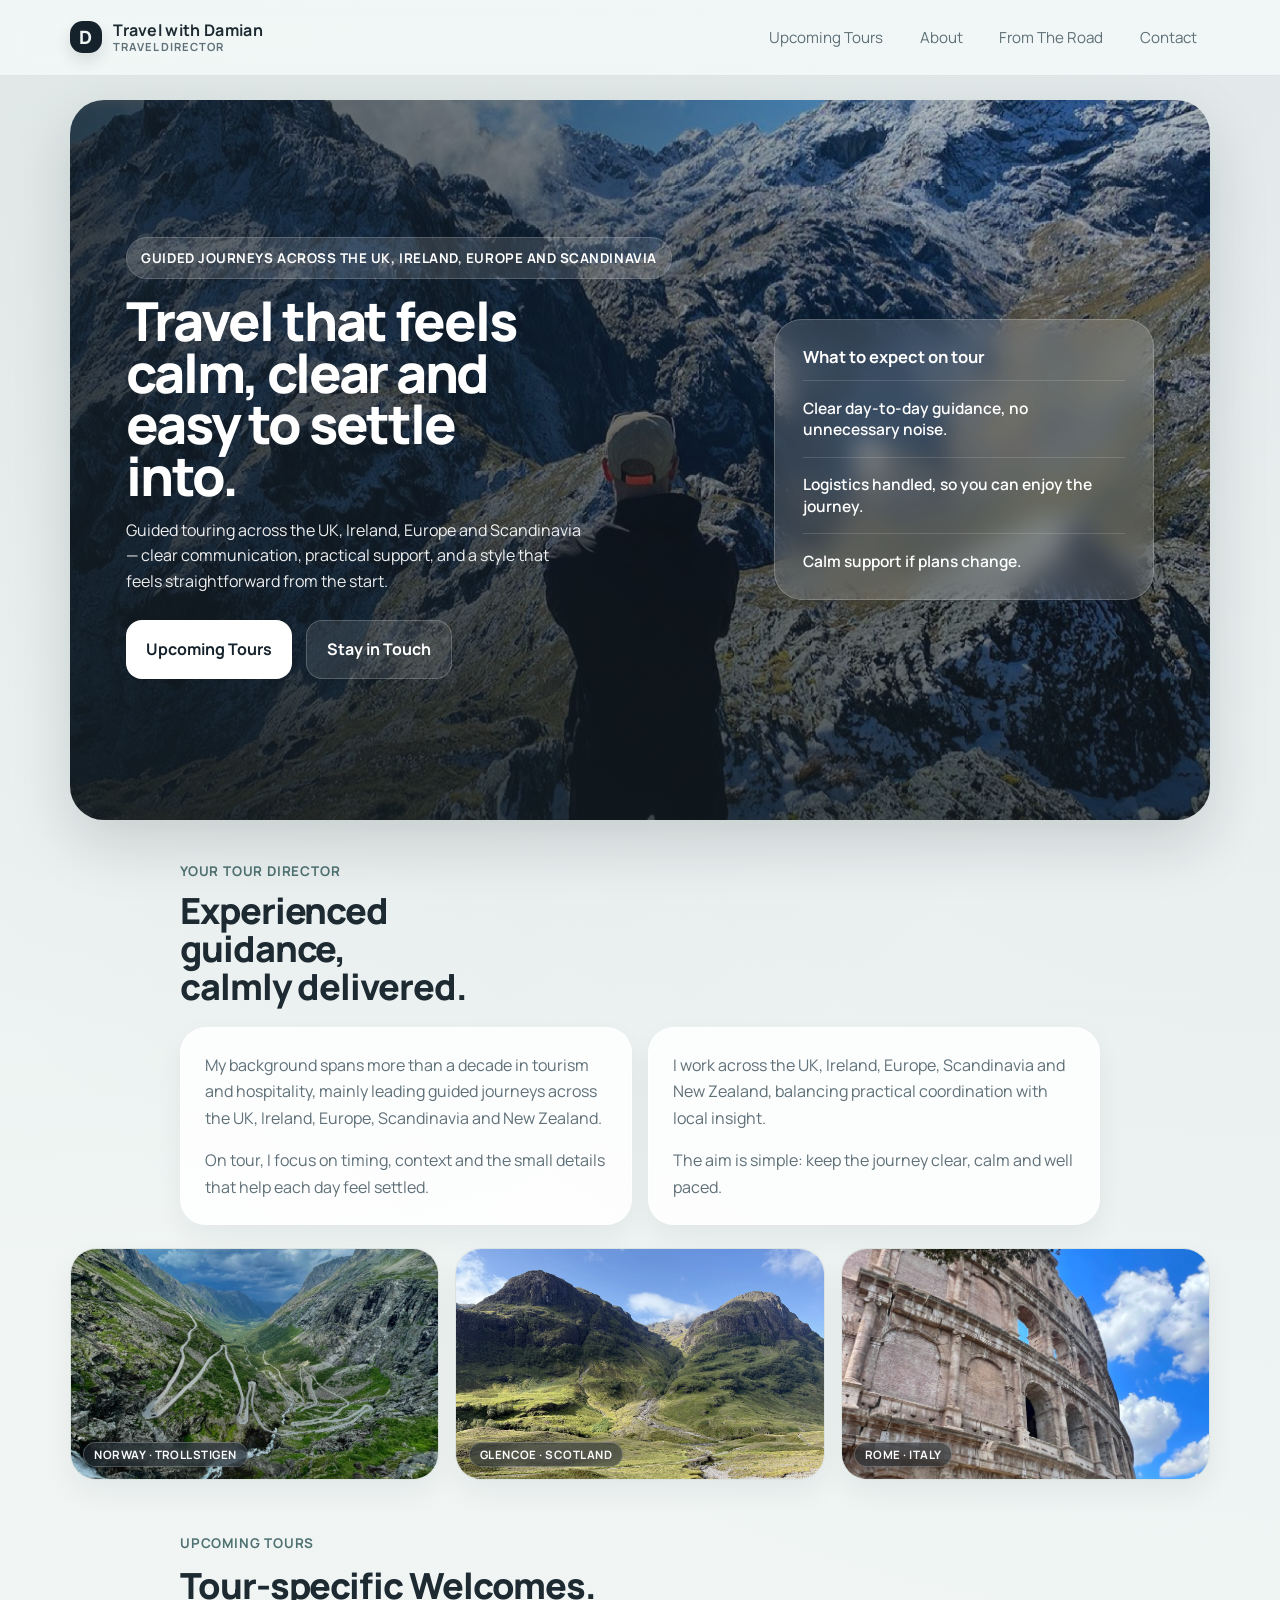
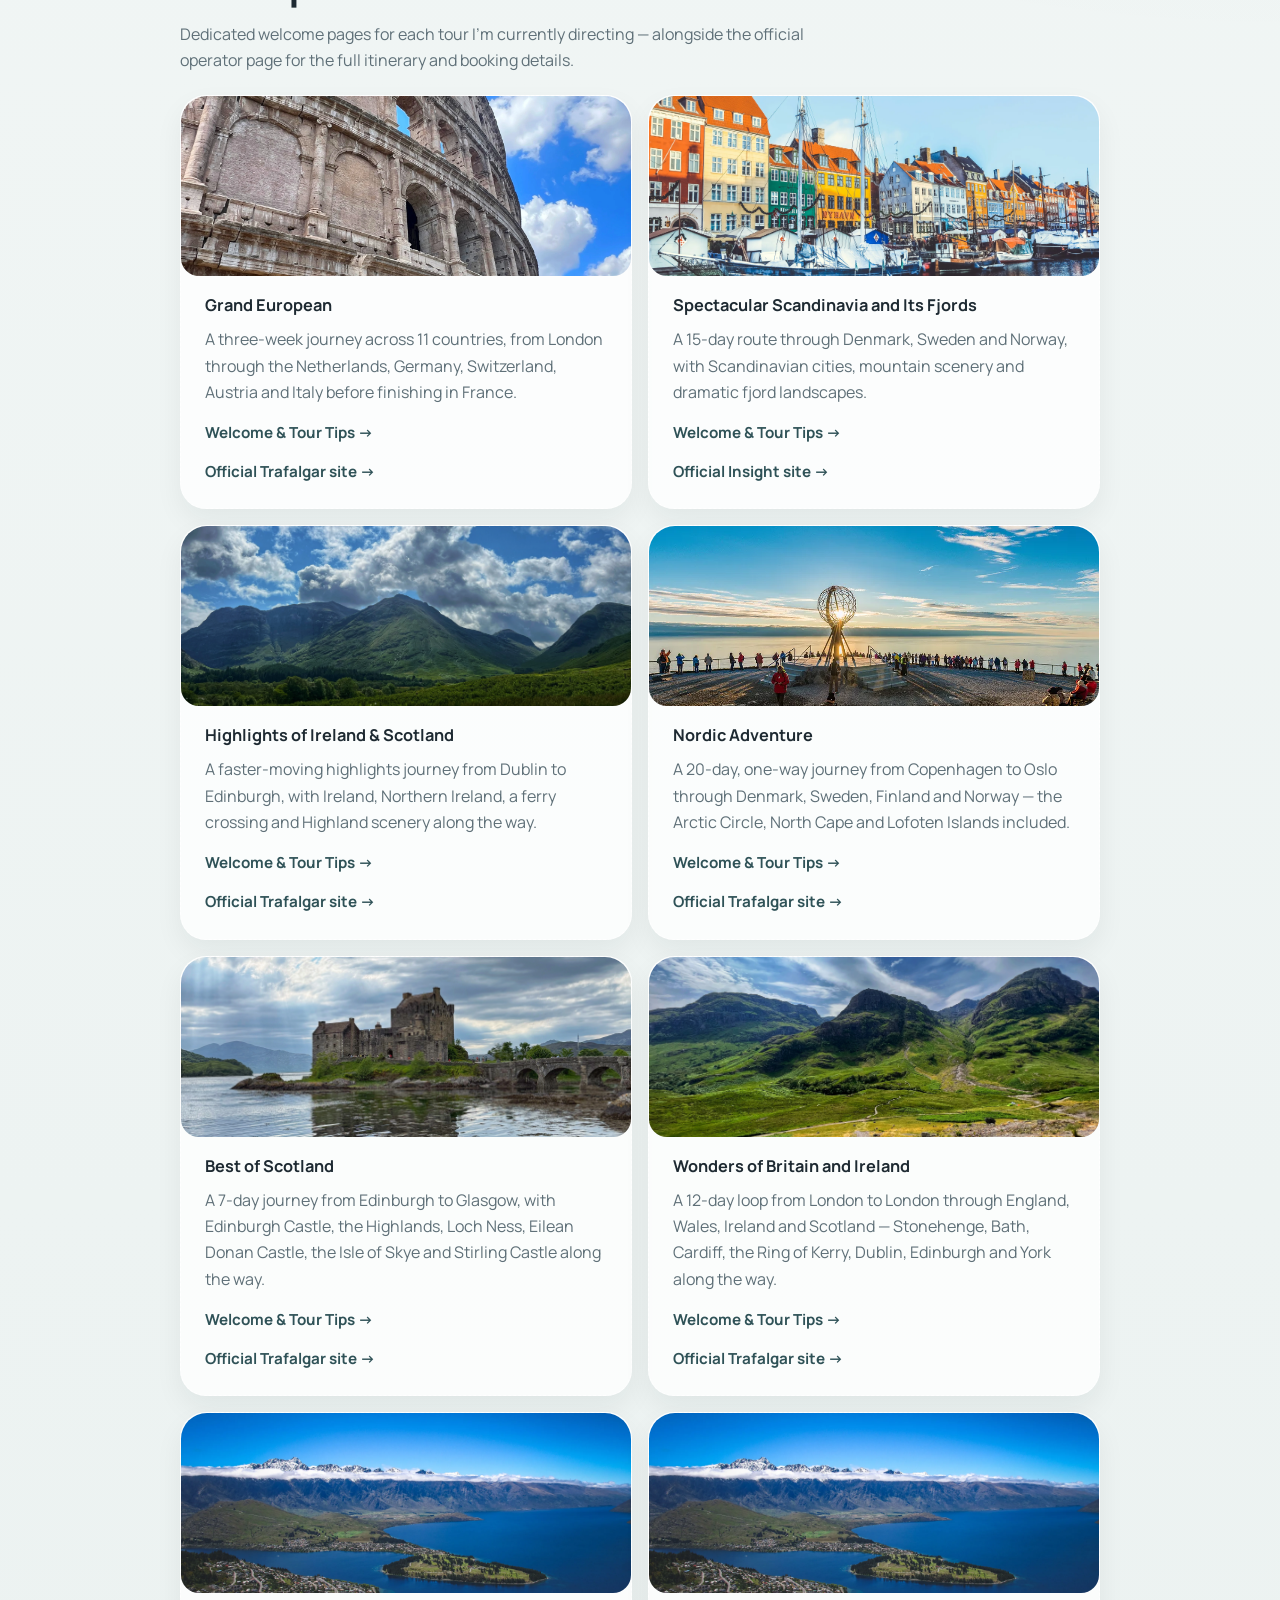
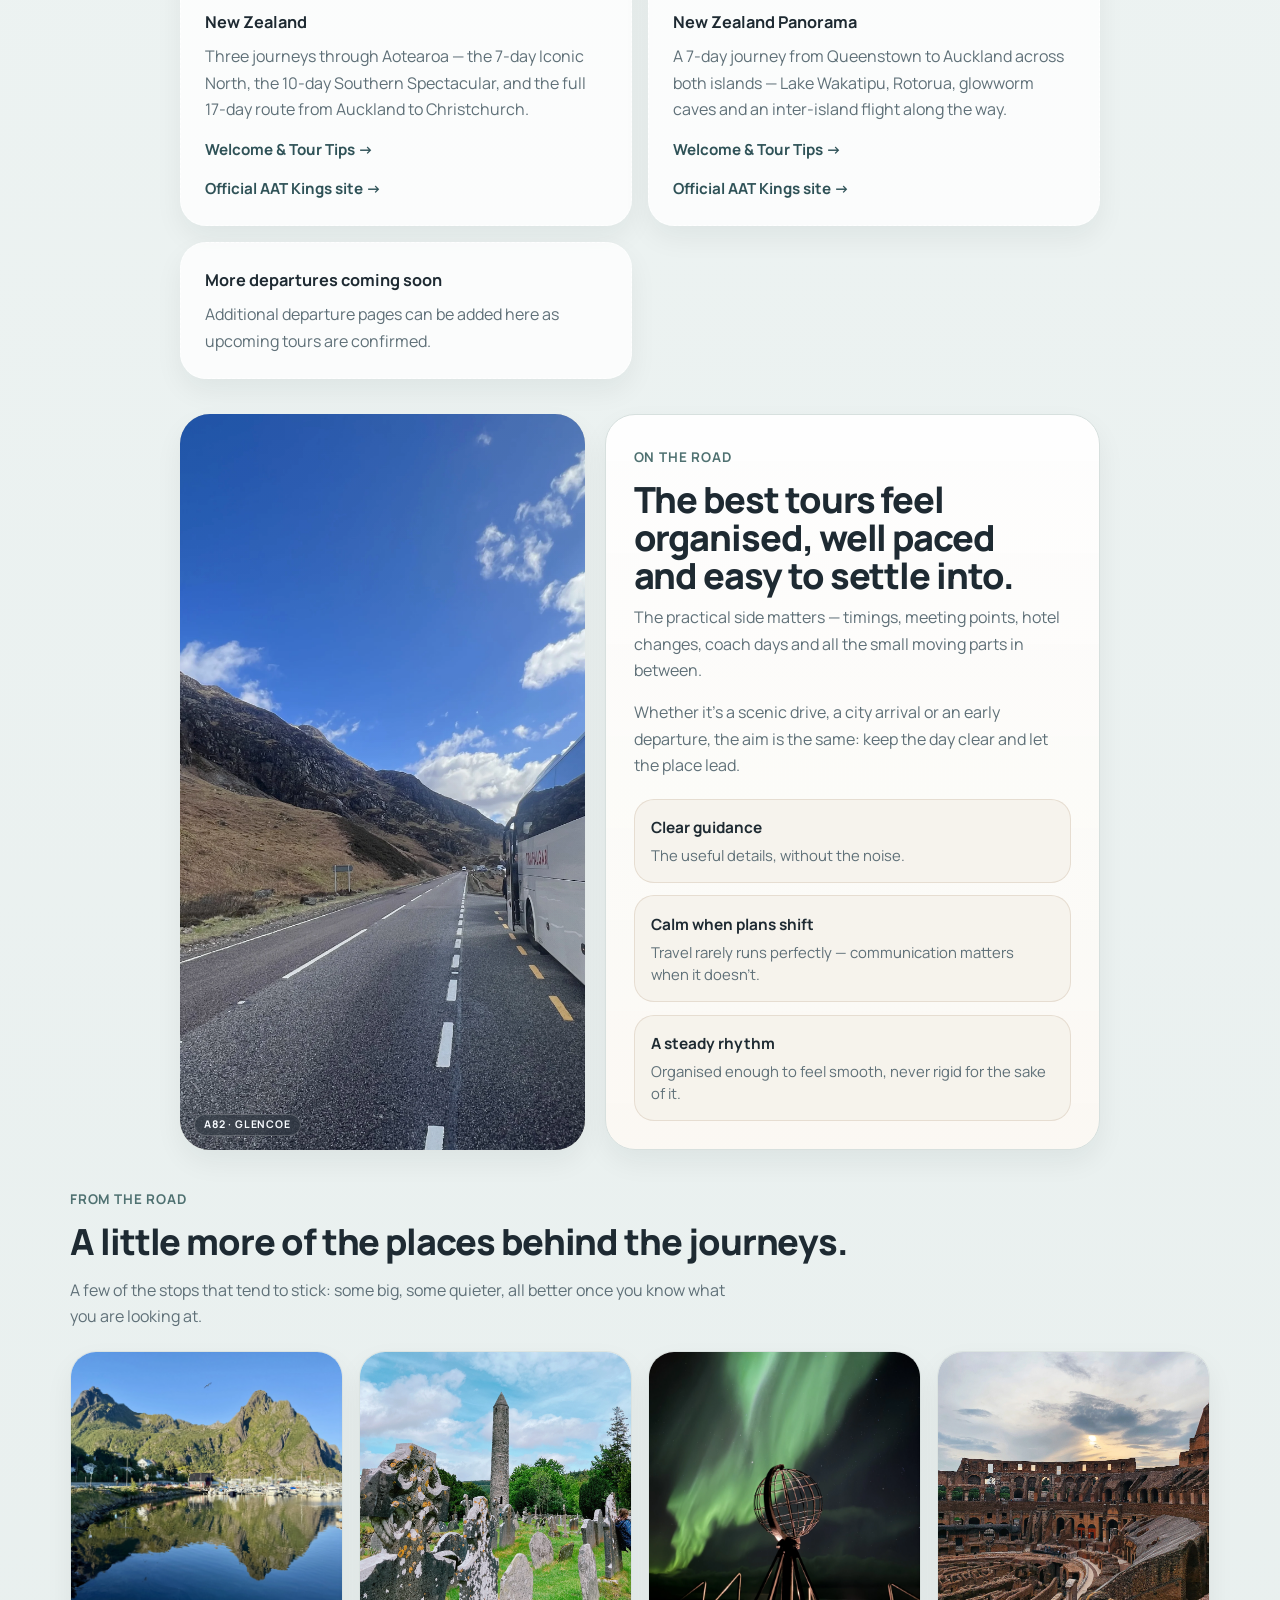
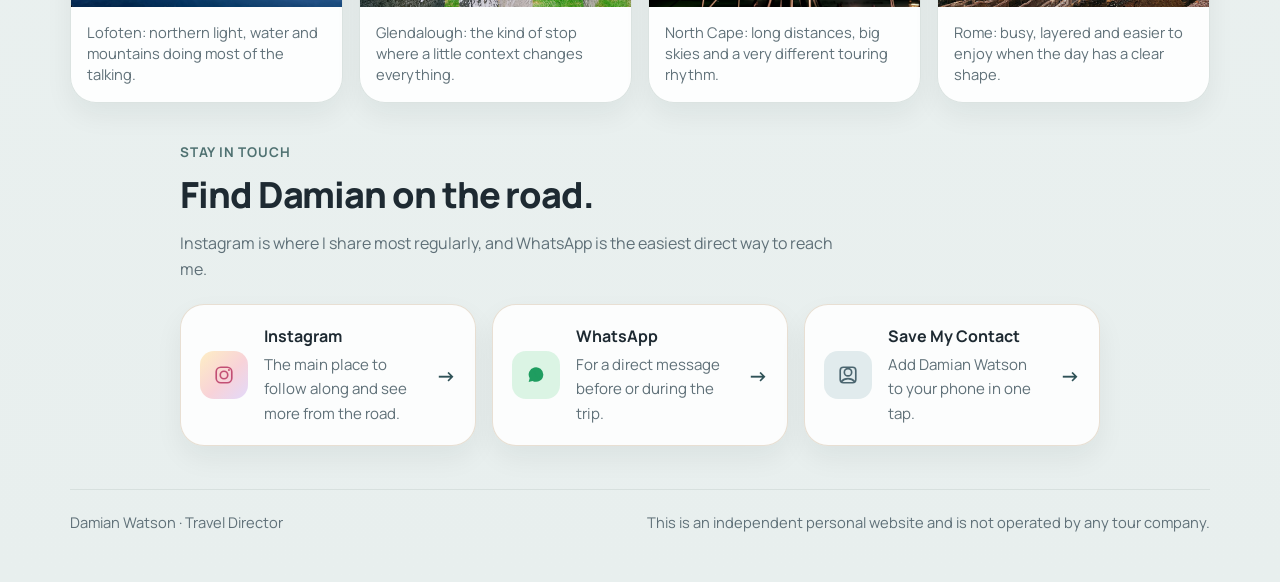
<file: index.html>
<!DOCTYPE html>
<html lang="en">
<head>
  <meta charset="UTF-8" />
  <meta name="viewport" content="width=device-width, initial-scale=1.0" />
  <title>Travel with Damian</title>
  <meta
    name="description"
    content="Travel with Damian is a practical pre-tour site for travellers joining guided journeys with Damian Watson across the UK, Ireland, Europe and Scandinavia."
  />
  <link rel="stylesheet" href="style.css?v=20261002a" />
  <link rel="preconnect" href="https://fonts.googleapis.com">
  <link rel="preconnect" href="https://fonts.gstatic.com" crossorigin>
  <link href="https://fonts.googleapis.com/css2?family=Manrope:wght@400;500;600;700;800&display=swap" rel="stylesheet">
  <link rel="icon" href="images/favicon-travelwithdamian.svg" type="image/svg+xml">
  <link rel="apple-touch-icon" href="images/favicon-travelwithdamian.svg">
</head>
<body>
  <a class="skip-link" href="#main-content">Skip to content</a>
  <header class="topbar">
    <div class="container topbar-inner">
      <a class="brand brand-lockup-main" href="#top">
        <span class="brand-mark" aria-hidden="true">D</span>
        <span class="brand-copy">
          <span class="brand-name">Travel with Damian</span>
          <span class="brand-tag">Travel Director</span>
        </span>
      </a>

      <nav class="nav">
        <a href="#upcoming-tours">Upcoming Tours</a>
        <a href="#about">About</a>
        <a href="#gallery">From The Road</a>
        <a href="#social">Contact</a>
      </nav>
    </div>
  </header>

  <main id="main-content">
    <section class="hero-wrap">
      <div class="container" id="top">
        <section class="hero">
          <div class="hero-inner">
            <div class="hero-copy">
              <div class="eyebrow">Guided journeys across the UK, Ireland, Europe and Scandinavia</div>
              <h1>Travel that feels calm, clear and easy to settle into.</h1>
              <p class="hero-sub">
                Guided touring across the UK, Ireland, Europe and Scandinavia — clear communication, practical support, and a style that feels straightforward from the start.
              </p>

              <div class="cta-row">
                <a class="btn btn-primary" href="#upcoming-tours">Upcoming Tours</a>
                <a class="btn btn-secondary" href="#social">Stay in Touch</a>
              </div>
            </div>

            <aside class="hero-card">
              <h3>What to expect on tour</h3>
              <ul class="hero-list">
                <li>Clear day-to-day guidance, no unnecessary noise.</li>
                <li>Logistics handled, so you can enjoy the journey.</li>
                <li>Calm support if plans change.</li>
              </ul>
            </aside>
          </div>
        </section>
      </div>
    </section>

    <section class="section" id="about">
      <div class="container narrow">
        <div class="section-intro">
          <div class="kicker">Your Tour Director</div>
          <h2>Experienced guidance, calmly delivered.</h2>
        </div>

        <div class="about-grid">
          <div class="about-card">
            <p>
              My background spans more than a decade in tourism and hospitality, mainly leading guided journeys across the UK, Ireland, Europe, Scandinavia and New Zealand.
            </p>
            <p>
              On tour, I focus on timing, context and the small details that help each day feel settled.
            </p>
          </div>

          <div class="about-card">
            <p>
              I work across the UK, Ireland, Europe, Scandinavia and New Zealand, balancing practical coordination with local insight.
            </p>
            <p>
              The aim is simple: keep the journey clear, calm and well paced.
            </p>
          </div>
        </div>
      </div>
    </section>

    <section class="photo-cluster-section" aria-label="Tour highlights">
      <div class="photo-cluster photo-cluster-tour-strip">
        <figure class="photo-cluster-card photo-cluster-card-mood">
          <img src="images/trollstigen.webp" alt="Trollstigen mountain road in Norway" />
          <figcaption class="photo-cluster-label">NORWAY · TROLLSTIGEN</figcaption>
        </figure>
        <figure class="photo-cluster-card photo-cluster-card-sea">
          <img src="images/scotland-glencoe-valley.webp" alt="Glencoe valley landscape in Scotland" />
          <figcaption class="photo-cluster-label">GLENCOE · SCOTLAND</figcaption>
        </figure>
        <figure class="photo-cluster-card photo-cluster-card-soft">
          <img src="images/colosseum-1.webp" alt="The Colosseum in Rome" />
          <figcaption class="photo-cluster-label">ROME · ITALY</figcaption>
        </figure>
      </div>
    </section>

    <section class="section section-soft" id="upcoming-tours">
      <div class="container narrow">
        <div class="section-intro">
          <div class="kicker">Upcoming Tours</div>
          <h2>Tour-specific Welcomes.</h2>
          <p>
            Dedicated welcome pages for each tour I'm currently directing — alongside the official operator page for the full itinerary and booking details.
          </p>
        </div>

        <div class="info-grid">
          <div class="info-card">
            <div class="tour-card-image"><img src="images/colosseum-1.webp" alt="The Colosseum in Rome" loading="lazy" /></div>
            <h3>Grand European</h3>
            <p>
              A three-week journey across 11 countries, from London through the Netherlands, Germany, Switzerland, Austria and Italy before finishing in France.
            </p>
            <a class="subtle-link" href="welcome/grand-european.html">Welcome &amp; Tour Tips →</a>
            <a class="subtle-link" href="https://www.trafalgar.com/en-gb/tours/grand-european" target="_blank" rel="noopener noreferrer">Official Trafalgar site →</a>
          </div>

          <div class="info-card">
            <div class="tour-card-image"><img src="images/copenhagen-nyhavn.webp" alt="Colourful Nyhavn waterfront in Copenhagen" loading="lazy" /></div>
            <h3>Spectacular Scandinavia and Its Fjords</h3>
            <p>
              A 15-day route through Denmark, Sweden and Norway, with Scandinavian cities, mountain scenery and dramatic fjord landscapes.
            </p>
            <a class="subtle-link" href="welcome/spectacular-scandinavia-and-its-fjords.html">Welcome &amp; Tour Tips →</a>
            <a class="subtle-link" href="https://www.insightvacations.com/en-eu/tours/spectacular-scandinavia-and-its-fjords?optionId=269" target="_blank" rel="noopener noreferrer">Official Insight site →</a>
          </div>

          <div class="info-card">
            <div class="tour-card-image"><img src="images/glencoe-green.webp" alt="Glencoe landscape in Scotland" loading="lazy" /></div>
            <h3>Highlights of Ireland &amp; Scotland</h3>
            <p>
              A faster-moving highlights journey from Dublin to Edinburgh, with Ireland, Northern Ireland, a ferry crossing and Highland scenery along the way.
            </p>
            <a class="subtle-link" href="welcome/highlights-of-ireland-and-scotland.html">Welcome &amp; Tour Tips →</a>
            <a class="subtle-link" href="https://www.trafalgar.com/en-gb/tours/highlights-of-ireland-and-scotland" target="_blank" rel="noopener noreferrer">Official Trafalgar site →</a>
          </div>

          <div class="info-card">
            <div class="tour-card-image"><img src="images/nordkapp-midnight-sun.webp" alt="The North Cape globe at Nordkapp in the midnight sun" loading="lazy" /></div>
            <h3>Nordic Adventure</h3>
            <p>
              A 20-day, one-way journey from Copenhagen to Oslo through Denmark, Sweden, Finland and Norway — the Arctic Circle, North Cape and Lofoten Islands included.
            </p>
            <a class="subtle-link" href="welcome/nordic-adventure.html">Welcome &amp; Tour Tips →</a>
            <a class="subtle-link" href="https://www.trafalgar.com/en-gb/tours/nordic-adventure" target="_blank" rel="noopener noreferrer">Official Trafalgar site →</a>
          </div>

          <div class="info-card">
            <div class="tour-card-image"><img src="images/eilean_donan1.webp" alt="Eilean Donan Castle in Scotland" loading="lazy" /></div>
            <h3>Best of Scotland</h3>
            <p>
              A 7-day journey from Edinburgh to Glasgow, with Edinburgh Castle, the Highlands, Loch Ness, Eilean Donan Castle, the Isle of Skye and Stirling Castle along the way.
            </p>
            <a class="subtle-link" href="welcome/best-of-scotland.html">Welcome &amp; Tour Tips →</a>
            <a class="subtle-link" href="https://www.trafalgar.com/en-gb/tours/best-of-scotland" target="_blank" rel="noopener noreferrer">Official Trafalgar site →</a>
          </div>

          <div class="info-card">
            <div class="tour-card-image"><img src="images/three-sisters-glencoe.webp" alt="Three Sisters mountains, Glencoe" loading="lazy" /></div>
            <h3>Wonders of Britain and Ireland</h3>
            <p>
              A 12-day loop from London to London through England, Wales, Ireland and Scotland — Stonehenge, Bath, Cardiff, the Ring of Kerry, Dublin, Edinburgh and York along the way.
            </p>
            <a class="subtle-link" href="welcome/wonders-of-britain-and-ireland.html">Welcome &amp; Tour Tips →</a>
            <a class="subtle-link" href="https://www.trafalgar.com/en-gb/tours/wonders-of-britain-and-ireland" target="_blank" rel="noopener noreferrer">Official Trafalgar site →</a>
          </div>

          <div class="info-card">
            <div class="tour-card-image"><img src="images/nz-queenstown-aerial.webp" alt="Aerial view of Queenstown, New Zealand" loading="lazy" /></div>
            <h3>New Zealand</h3>
            <p>
              Three journeys through Aotearoa — the 7-day Iconic North, the 10-day Southern Spectacular, and the full 17-day route from Auckland to Christchurch.
            </p>
            <a class="subtle-link" href="welcome/new-zealand-uncovered.html">Welcome &amp; Tour Tips →</a>
            <a class="subtle-link" href="https://www.aatkings.com/en-gb" target="_blank" rel="noopener noreferrer">Official AAT Kings site →</a>
          </div>

          <div class="info-card">
            <div class="tour-card-image"><img src="images/nz-queenstown-aerial.webp" alt="Aerial view of Queenstown, New Zealand" loading="lazy" /></div>
            <h3>New Zealand Panorama</h3>
            <p>
              A 7-day journey from Queenstown to Auckland across both islands — Lake Wakatipu, Rotorua, glowworm caves and an inter-island flight along the way.
            </p>
            <a class="subtle-link" href="welcome/new-zealand-panorama.html">Welcome &amp; Tour Tips →</a>
            <a class="subtle-link" href="https://www.aatkings.com/en-nz/tours/new-zealand-panorama?optionId=931" target="_blank" rel="noopener noreferrer">Official AAT Kings site →</a>
          </div>

          <div class="info-card">
            <h3>More departures coming soon</h3>
            <p>
              Additional departure pages can be added here as upcoming tours are confirmed.
            </p>
          </div>
        </div>
      </div>
    </section>

    <section class="section section-soft">
      <div class="container narrow">
        <div class="story-feature story-feature-road">
          <div class="story-image-shell story-image-shell-road">
            <img
              class="story-image story-image-road"
              src="images/coach-glencoe.webp"
              alt="Coach travelling through Glencoe in Scotland"
            />
            <div class="story-image-label">A82 · GLENCOE</div>
          </div>

          <div class="story-copy">
            <div class="kicker">On The Road</div>
            <h2>The best tours feel organised, well paced and easy to settle into.</h2>
            <p>
              The practical side matters — timings, meeting points, hotel changes, coach days and all the small moving parts in between.
            </p>
            <p>
              Whether it's a scenic drive, a city arrival or an early departure, the aim is the same: keep the day clear and let the place lead.
            </p>

            <div class="story-points">
              <div class="story-point">
                <strong>Clear guidance</strong>
                <span>The useful details, without the noise.</span>
              </div>
              <div class="story-point">
                <strong>Calm when plans shift</strong>
                <span>Travel rarely runs perfectly — communication matters when it doesn't.</span>
              </div>
              <div class="story-point">
                <strong>A steady rhythm</strong>
                <span>Organised enough to feel smooth, never rigid for the sake of it.</span>
              </div>
            </div>
          </div>
        </div>
      </div>
    </section>

    <section class="section section-soft" id="gallery">
      <div class="container">
        <div class="section-intro">
          <div class="kicker">From The Road</div>
          <h2>A little more of the places behind the journeys.</h2>
          <p>
            A few of the stops that tend to stick: some big, some quieter, all better once you know what you are looking at.
          </p>
        </div>

        <div class="gallery-grid">
          <figure class="gallery-card gallery-card-feature">
            <img src="images/norway-lofoten-harbour-reflection.webp" alt="Harbour reflection scene in Lofoten, Norway" />
            <figcaption>Lofoten: northern light, water and mountains doing most of the talking.</figcaption>
          </figure>

          <figure class="gallery-card">
            <img src="images/glendalough-tower.webp" alt="Round tower at Glendalough in Ireland" />
            <figcaption>Glendalough: the kind of stop where a little context changes everything.</figcaption>
          </figure>

          <figure class="gallery-card">
            <img src="images/norway-north-cape-globe-northern-lights.webp" alt="North Cape globe under northern lights in Norway" />
            <figcaption>North Cape: long distances, big skies and a very different touring rhythm.</figcaption>
          </figure>

          <figure class="gallery-card gallery-card-portrait">
            <img src="images/colosseum-inside.webp" alt="Interior view of the Colosseum in Rome" />
            <figcaption>Rome: busy, layered and easier to enjoy when the day has a clear shape.</figcaption>
          </figure>
        </div>
      </div>
    </section>

    <section class="section section-soft" id="social">
      <div class="container narrow">
        <div class="section-intro">
          <div class="kicker">Stay In Touch</div>
          <h2>Find Damian on the road.</h2>
          <p>
            Instagram is where I share most regularly, and WhatsApp is the easiest direct way to reach me.
          </p>
        </div>

        <div class="social-grid">
          <a
            class="social-quiet-card social-quiet-card-instagram"
            href="https://www.instagram.com/damian_travel_/"
            target="_blank"
            rel="noopener noreferrer"
            aria-label="Visit Damian on Instagram"
          >
            <div class="social-icon" aria-hidden="true">
              <svg viewBox="0 0 24 24">
                <rect x="3.5" y="3.5" width="17" height="17" rx="5"></rect>
                <circle cx="12" cy="12" r="4.1"></circle>
                <circle cx="17.4" cy="6.6" r="1.1" fill="currentColor" stroke="none"></circle>
              </svg>
            </div>
            <div>
              <h3>Instagram</h3>
              <p>The main place to follow along and see more from the road.</p>
            </div>
            <span class="social-arrow" aria-hidden="true">→</span>
          </a>

          <a
            class="social-quiet-card social-quiet-card-whatsapp"
            href="https://wa.me/447307279643"
            target="_blank"
            rel="noopener noreferrer"
            aria-label="Contact Damian on WhatsApp"
          >
            <div class="social-icon" aria-hidden="true">
              <svg viewBox="0 0 24 24">
                <path d="M20 11.5a8 8 0 0 1-11.8 7l-4.2 1 1.1-4A8 8 0 1 1 20 11.5Z"></path>
                <path d="M9.4 8.8c.2-.4.4-.4.7-.4h.5c.2 0 .4 0 .6.5.2.5.8 1.8.8 1.9.1.2.1.3 0 .5-.1.2-.2.3-.4.5-.2.2-.3.3-.1.6.2.3.8 1.3 2 1.8 1.6.7 1.7.5 2 .4.2-.1.7-.8.8-1 .1-.2.3-.2.5-.1l1.7.8c.2.1.4.2.4.4 0 .2-.2 1.1-.7 1.5-.5.4-1 .6-1.4.6-.4 0-1-.1-1.9-.5-.6-.2-1.3-.6-2.2-1.3-.8-.6-1.4-1.4-1.8-2.1-.4-.7-.7-1.4-.7-2 0-.6.2-1 .4-1.4Z"></path>
              </svg>
            </div>
            <div>
              <h3>WhatsApp</h3>
              <p>For a direct message before or during the trip.</p>
            </div>
            <span class="social-arrow" aria-hidden="true">→</span>
          </a>

          <a
            class="social-quiet-card social-quiet-card-contact"
            href="welcome/damian-watson.vcf"
            aria-label="Save Damian's contact"
          >
            <div class="social-icon" aria-hidden="true">
              <svg viewBox="0 0 24 24">
                <path d="M12 13a4 4 0 1 0-4-4 4 4 0 0 0 4 4Z"></path>
                <path d="M5 19.2c1.6-2.2 3.9-3.2 7-3.2s5.4 1 7 3.2"></path>
                <rect x="3.5" y="3.5" width="17" height="17" rx="3.5"></rect>
              </svg>
            </div>
            <div>
              <h3>Save My Contact</h3>
              <p>Add Damian Watson to your phone in one tap.</p>
            </div>
            <span class="social-arrow" aria-hidden="true">→</span>
          </a>
        </div>
      </div>
    </section>
  </main>

  <footer class="footer">
    <div class="container footer-inner">
      <div>Damian Watson · Travel Director</div>
      <div>This is an independent personal website and is not operated by any tour company.</div>
    </div>
  </footer>
</body>
</html>
</file>
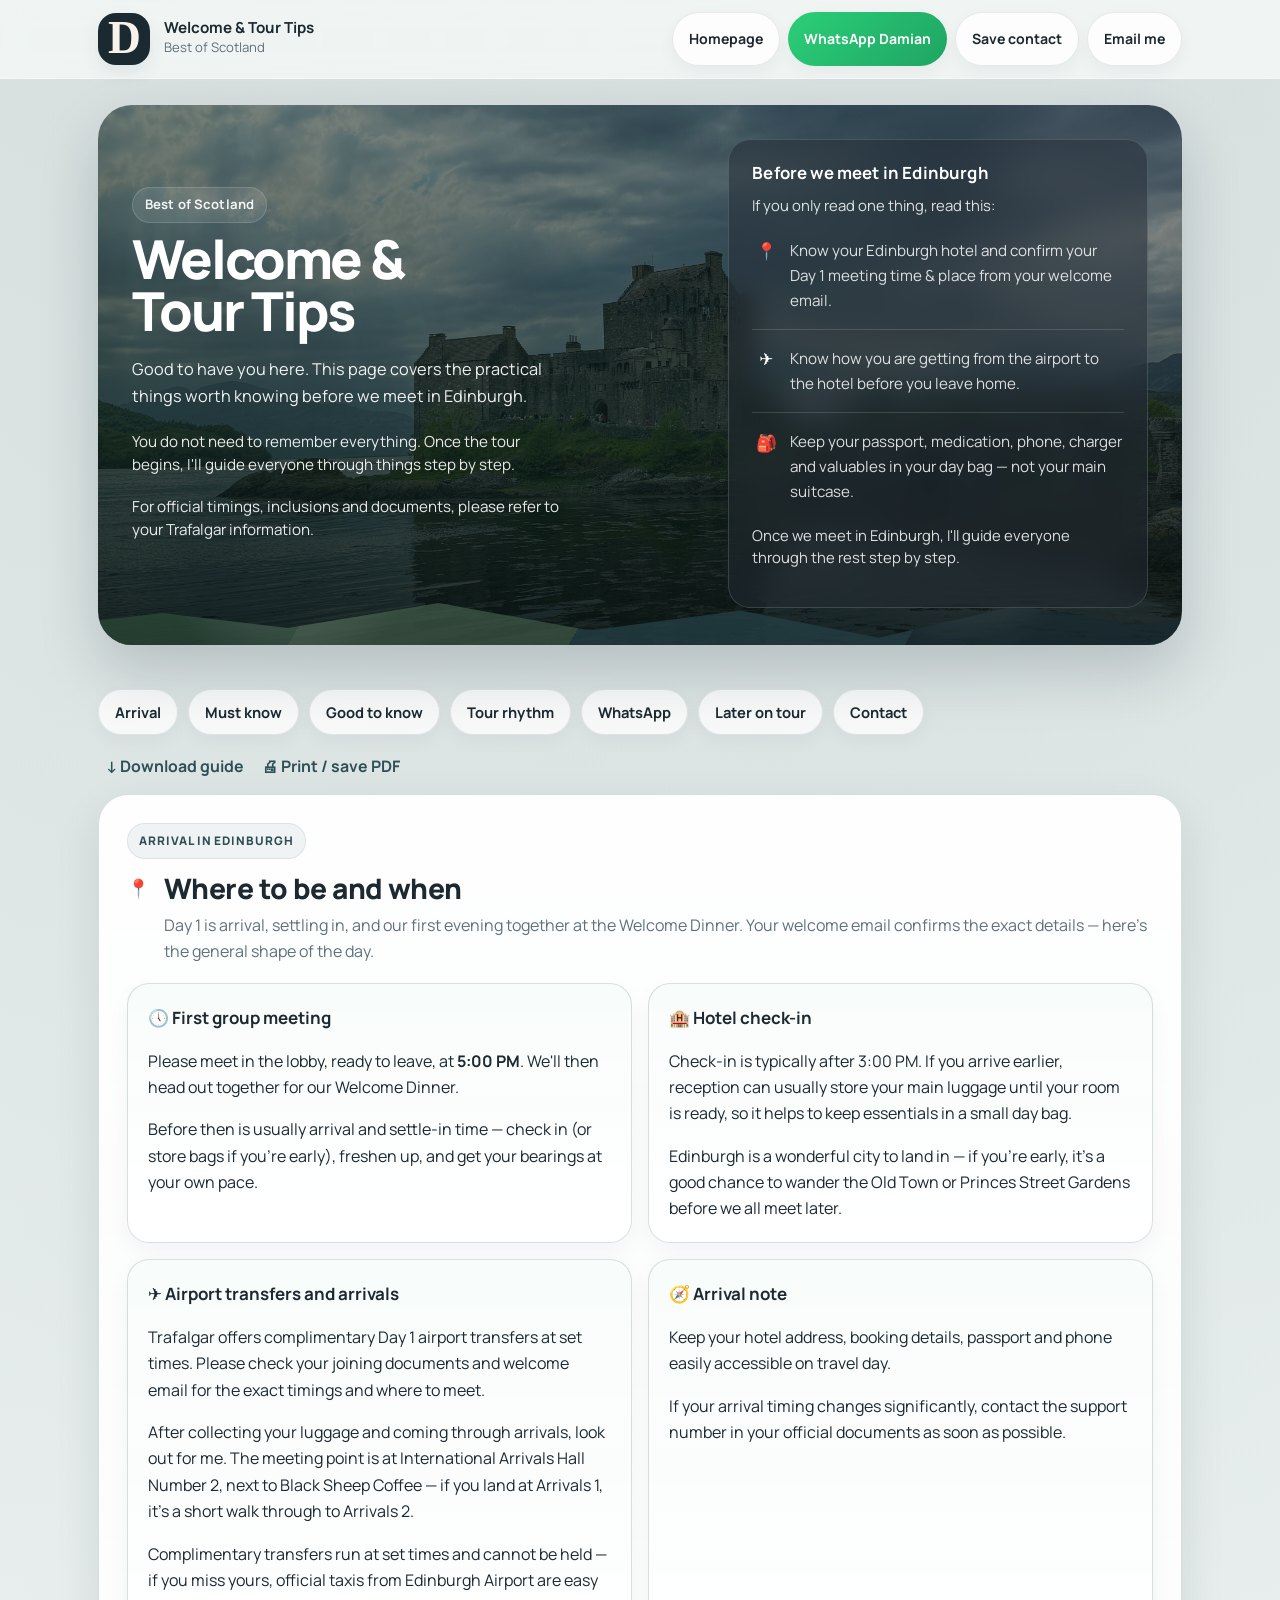
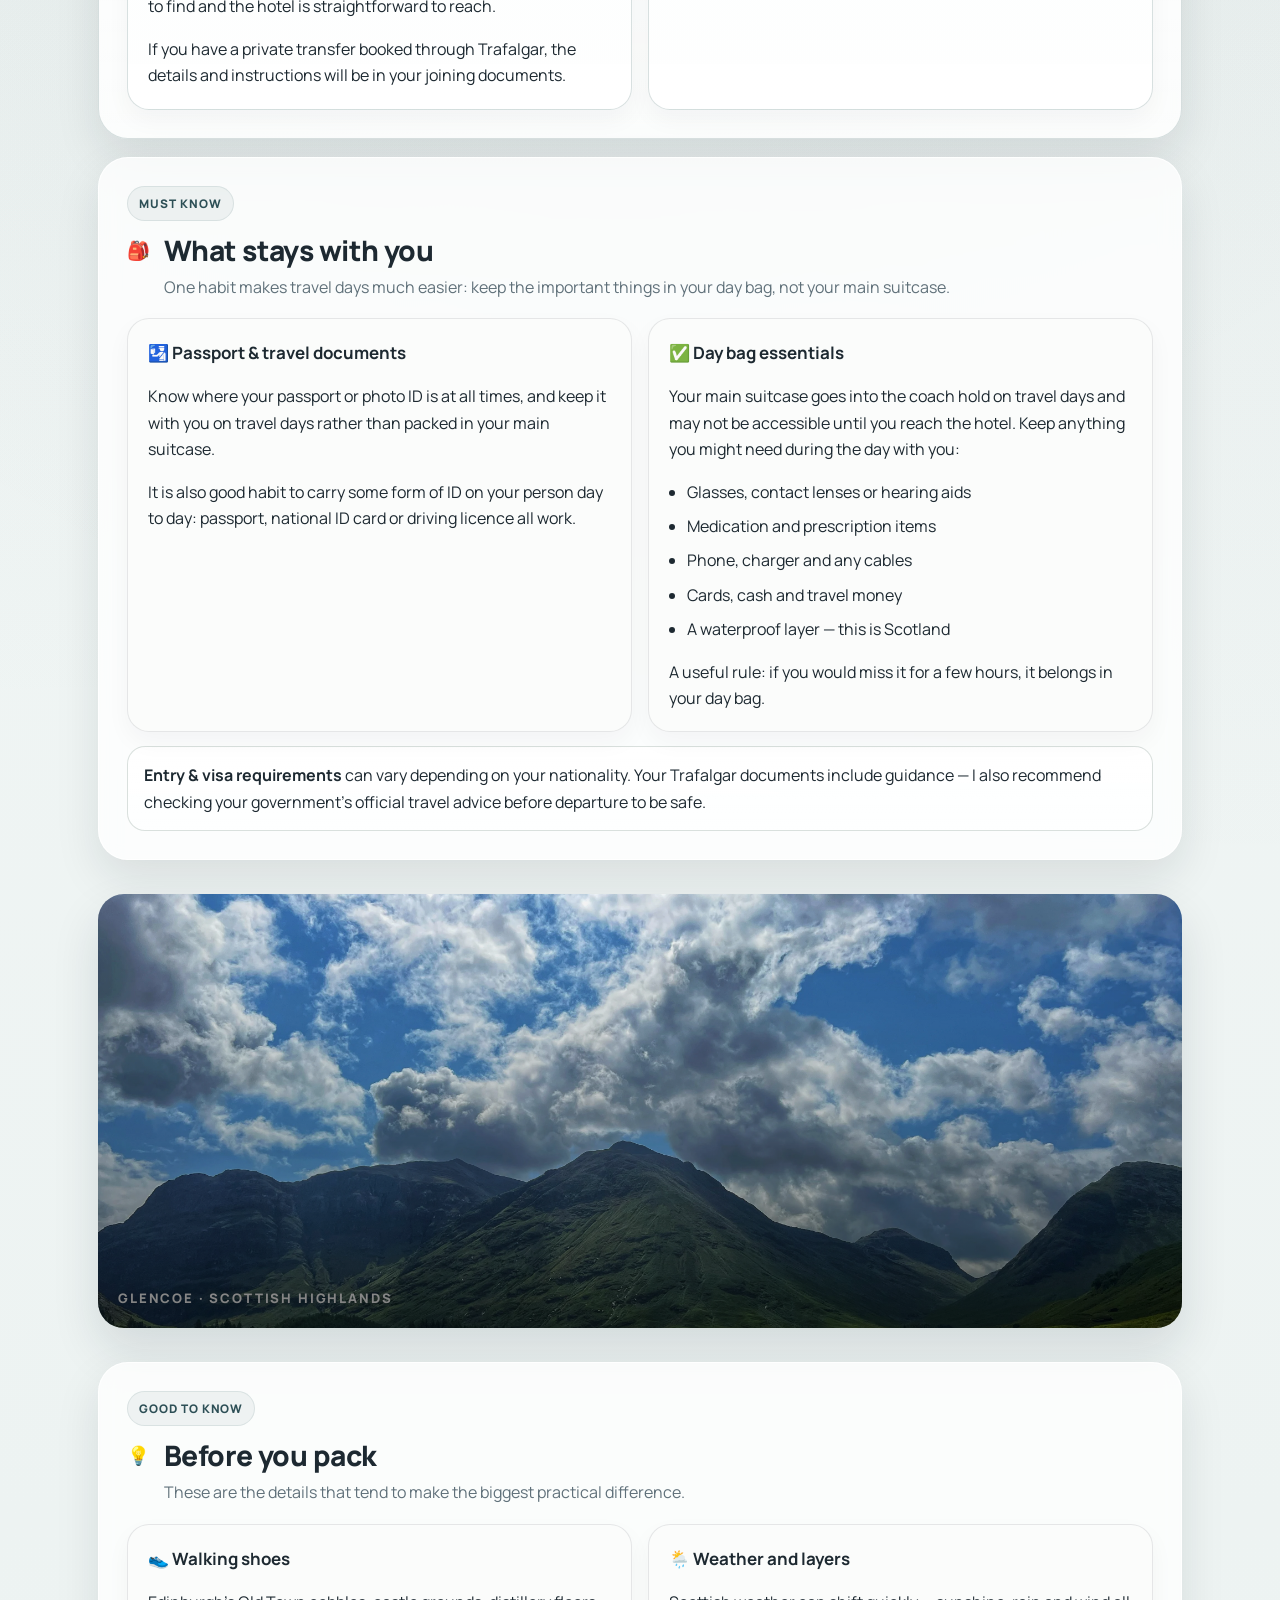
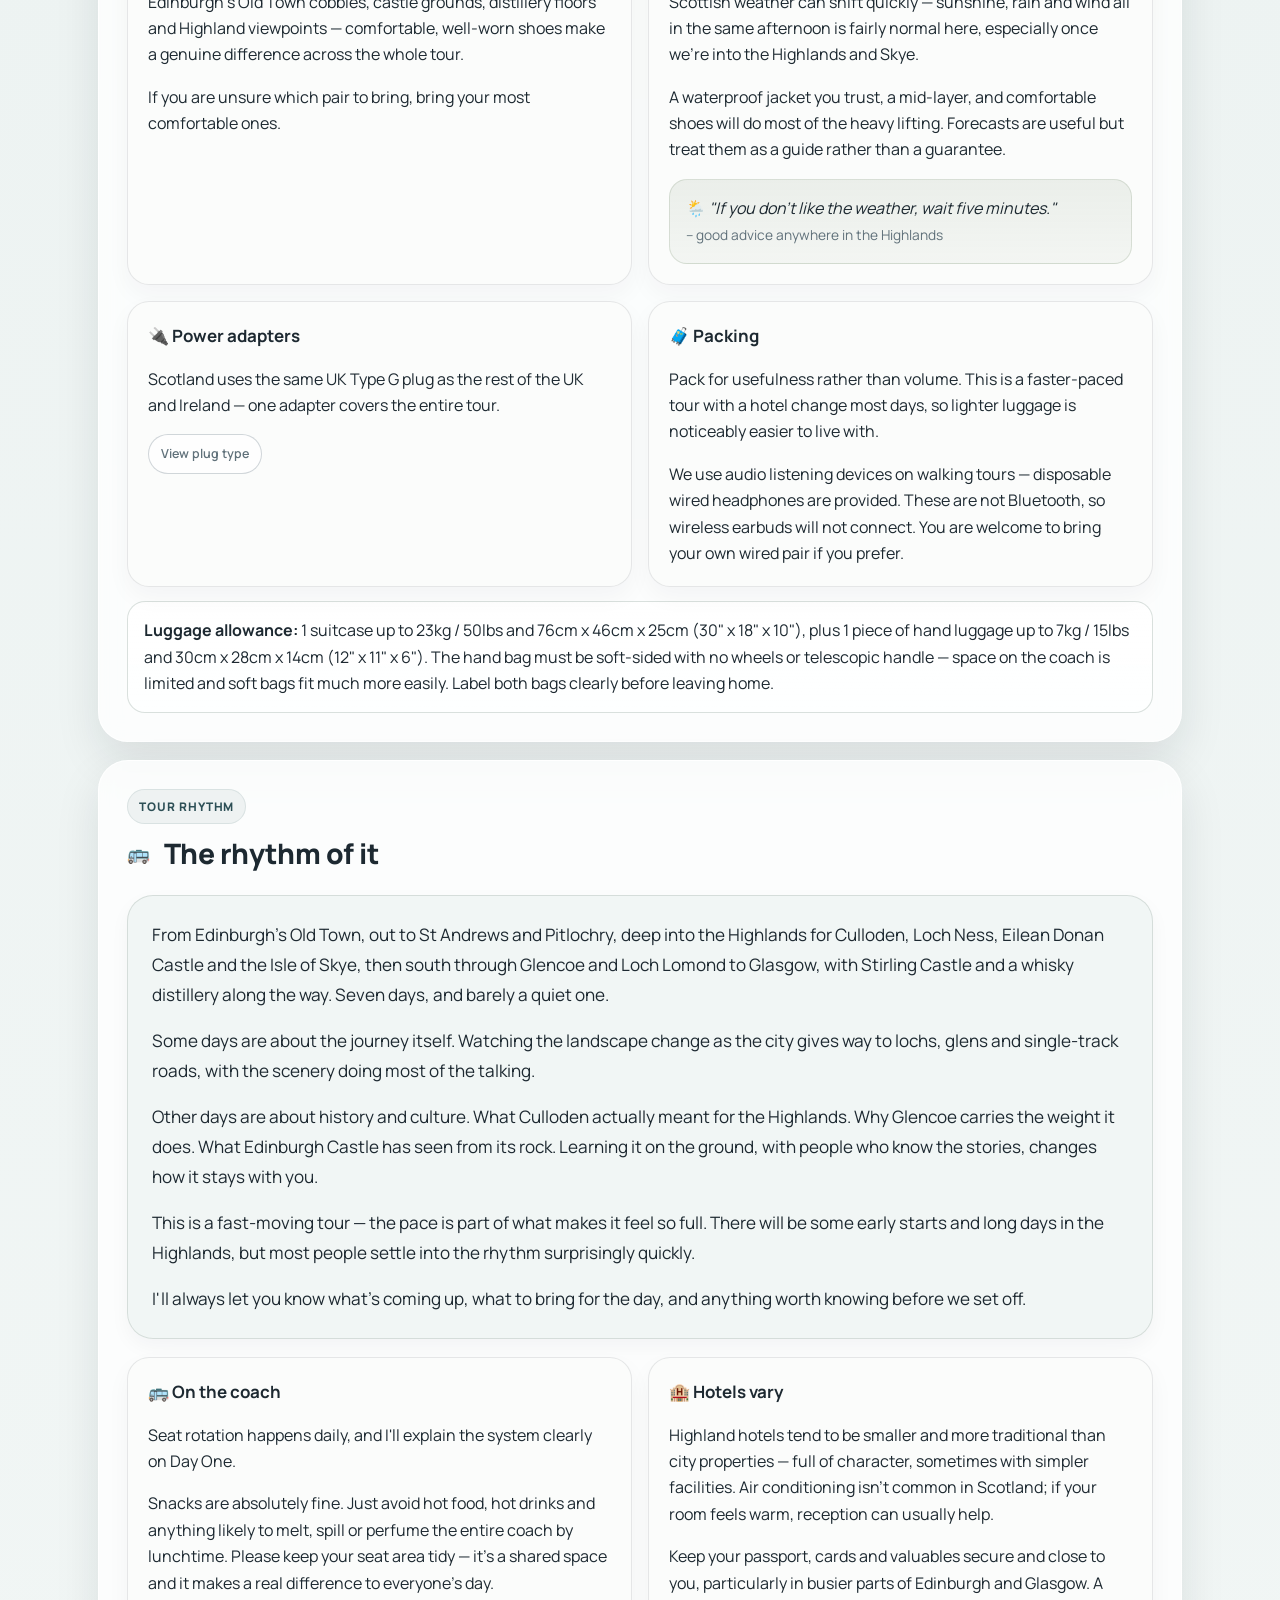
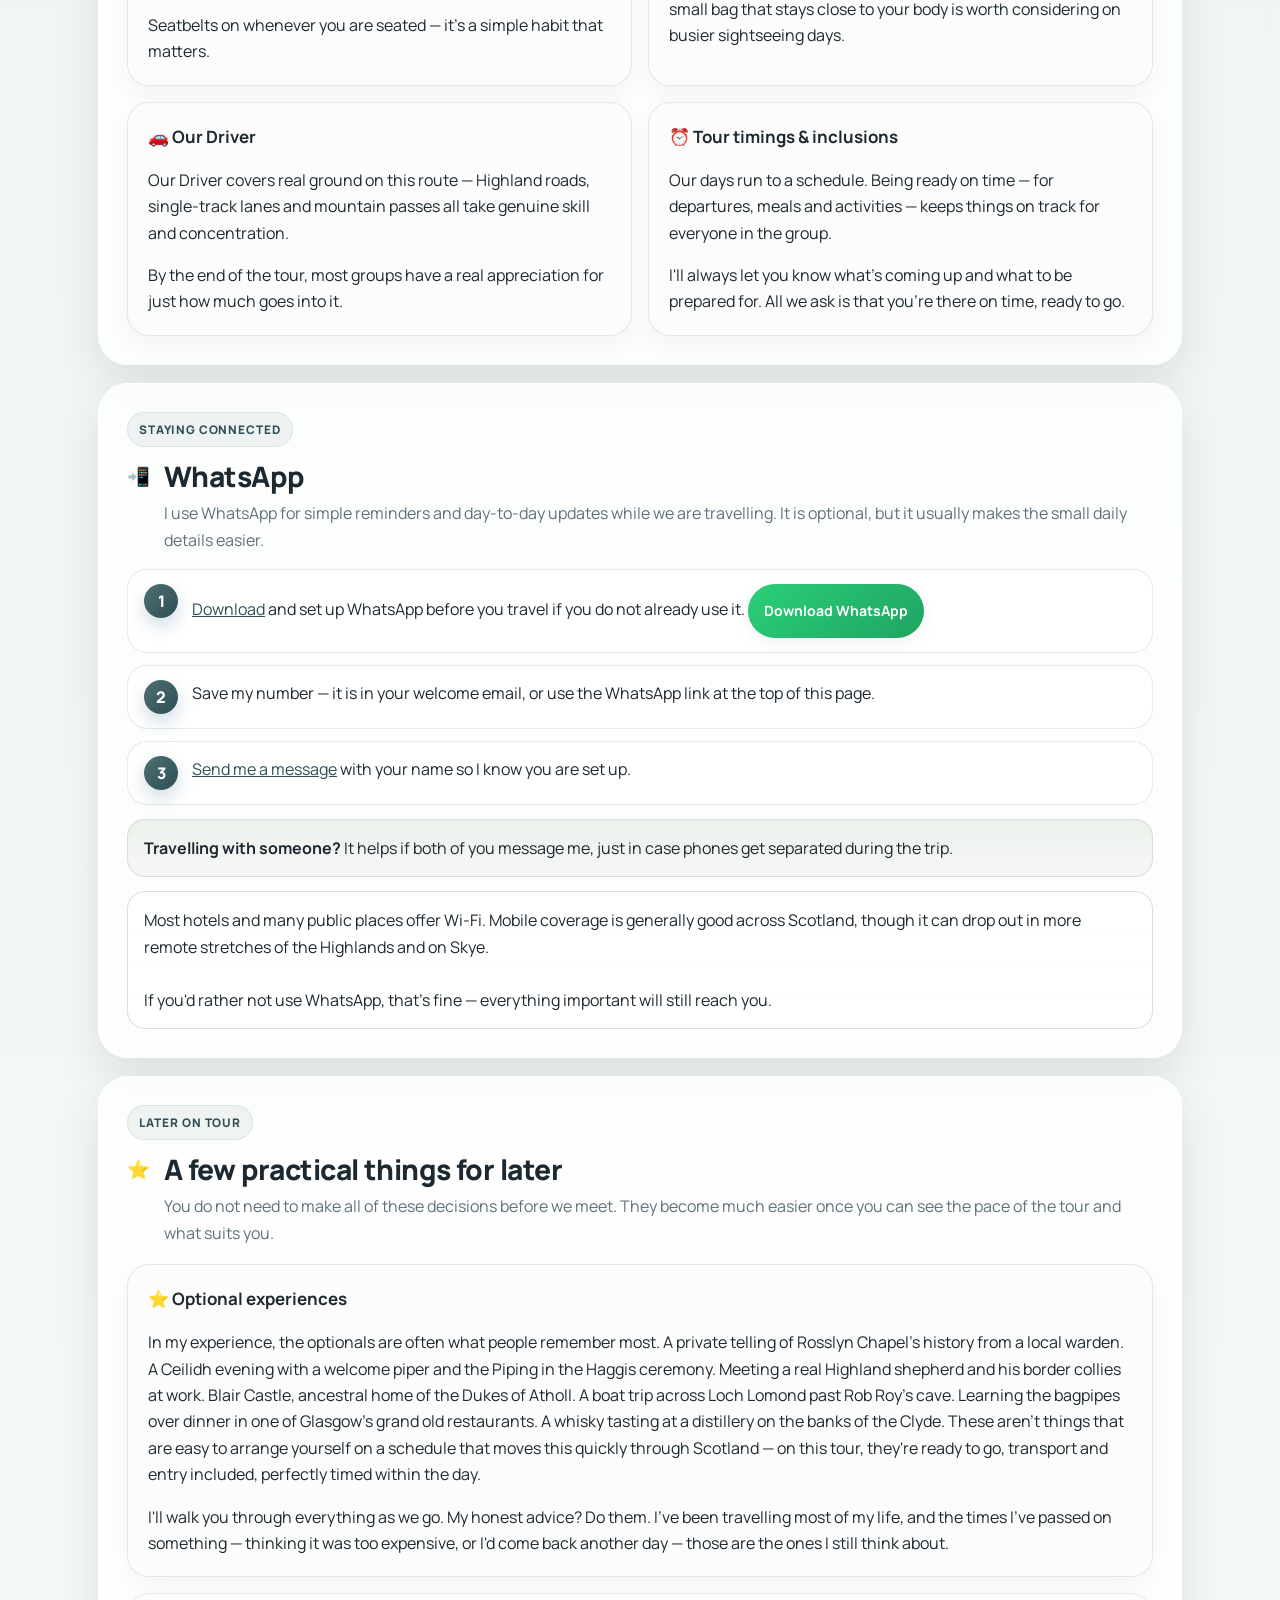
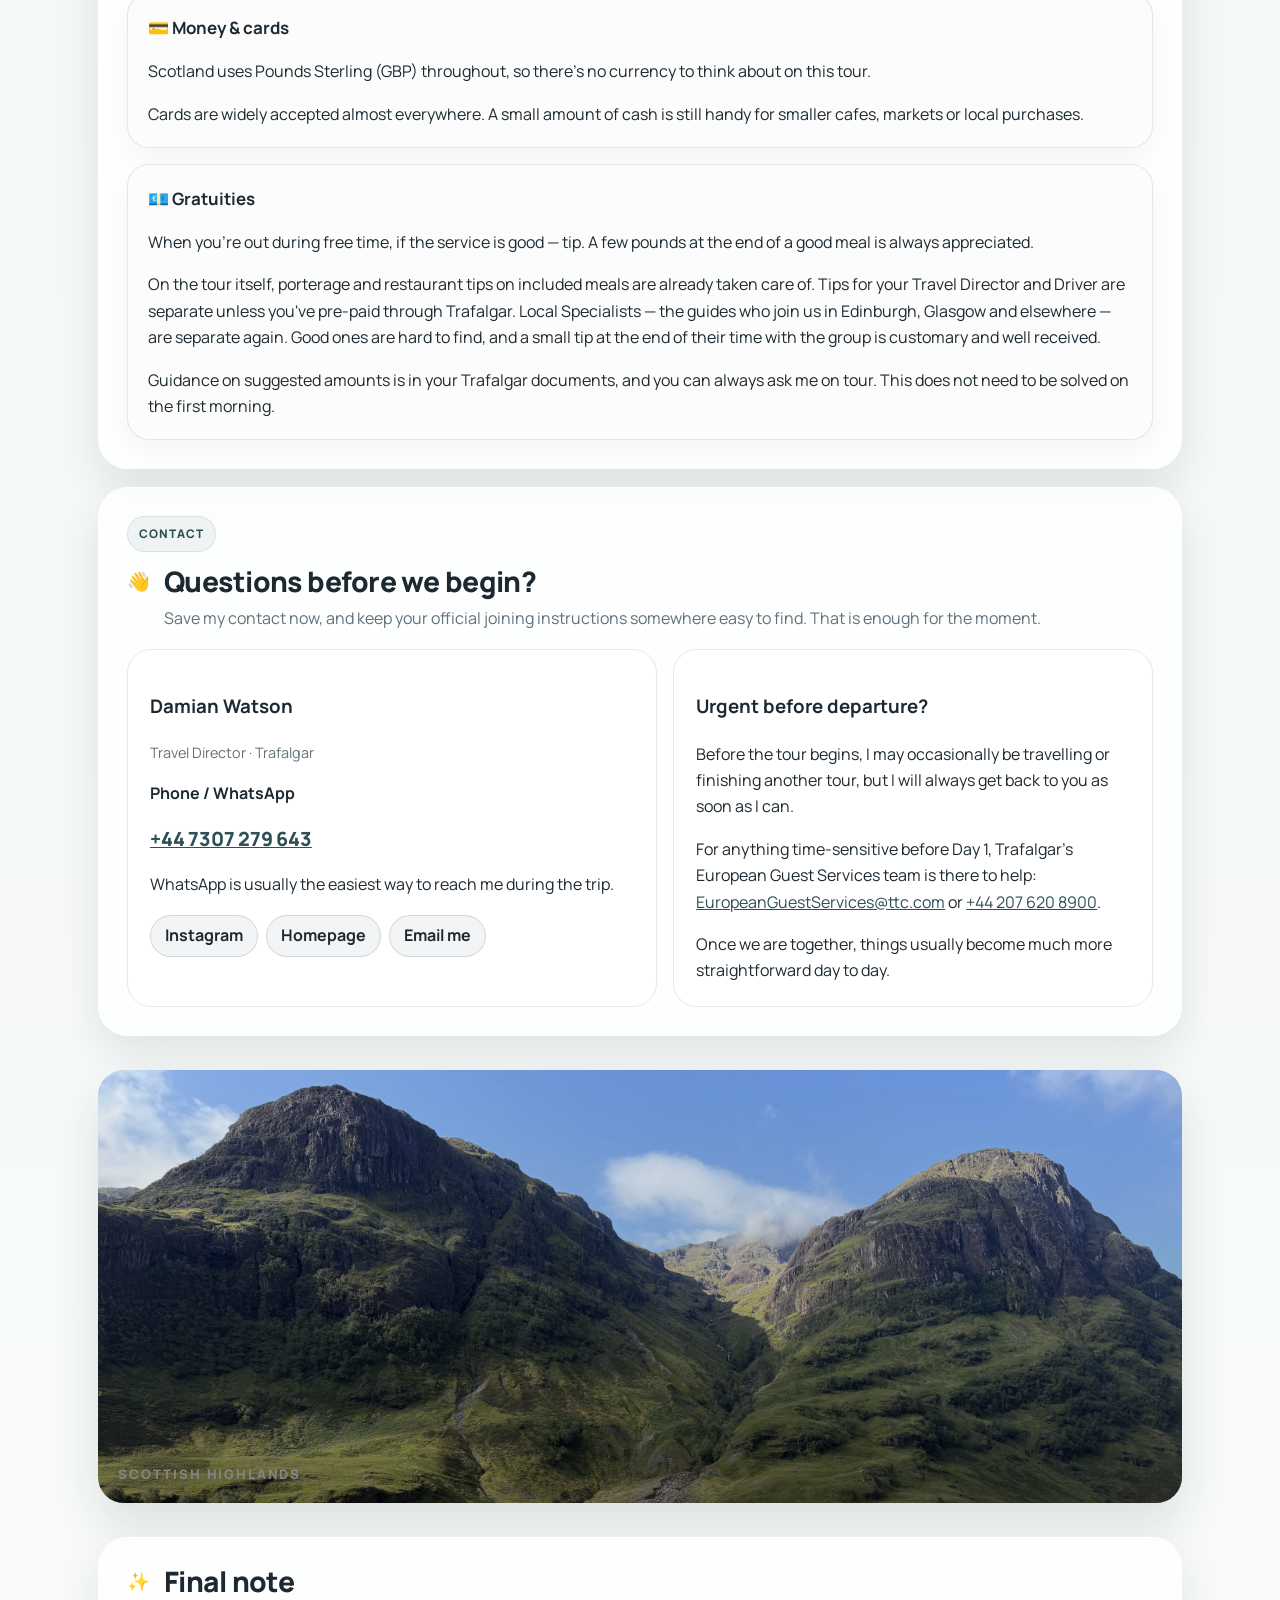
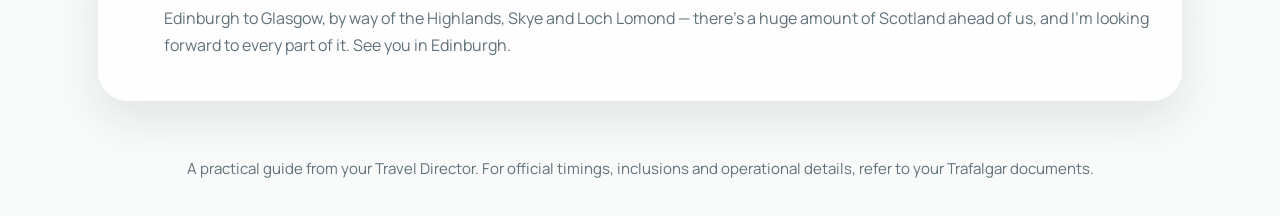
<file: welcome/best-of-scotland.html>
<!DOCTYPE html>
<html lang="en">
<head>
  <meta charset="UTF-8" />
  <meta name="viewport" content="width=device-width, initial-scale=1.0" />

  <title>Welcome &amp; Tour Tips | Best of Scotland</title>
  <meta name="description" content="Welcome &amp; Tour Tips before departure for travellers on Best of Scotland with Damian Watson." />
  <link rel="canonical" href="https://travelwithdamian.com/welcome/best-of-scotland.html" />

  <meta property="og:type" content="website" />
  <meta property="og:url" content="https://travelwithdamian.com/welcome/best-of-scotland.html" />
  <meta property="og:title" content="Welcome &amp; Tour Tips | Best of Scotland" />
  <meta property="og:description" content="Welcome &amp; Tour Tips before departure for travellers on Best of Scotland with Damian Watson." />
  <meta property="og:image" content="https://travelwithdamian.com/images/eilean_donan1.webp" />

  <meta name="twitter:card" content="summary_large_image" />
  <meta name="twitter:title" content="Welcome &amp; Tour Tips | Best of Scotland" />
  <meta name="twitter:description" content="Welcome &amp; Tour Tips before departure for travellers on Best of Scotland with Damian Watson." />
  <meta name="twitter:image" content="https://travelwithdamian.com/images/eilean_donan1.webp" />

  <link rel="stylesheet" href="welcome.css?v=20260723" />
  <link rel="icon" href="../images/favicon-travelwithdamian.svg" type="image/svg+xml">
  <link rel="apple-touch-icon" href="../images/favicon-travelwithdamian.svg">
</head>

<body class="page-bbos page-v2">

<header class="topbar">
  <div class="topbar-inner">
    <div class="brand-lockup">
      <div class="crest"><img src="../images/favicon-travelwithdamian.svg" alt="Travel with Damian logo" /></div>
      <div class="brand-text">
        <strong>Welcome &amp; Tour Tips</strong>
        <span>Best of Scotland</span>
      </div>
    </div>

    <div class="top-actions">
      <a class="mini-btn" href="../index.html">Homepage</a>
      <a class="mini-btn whatsapp" href="https://wa.me/447307279643" target="_blank" rel="noopener noreferrer">WhatsApp Damian</a>
      <a class="mini-btn" href="damian-watson.vcf">Save contact</a>
      <a class="mini-btn" href="mailto:damian.watson987@gmail.com">Email me</a>
    </div>
  </div>
</header>

<div class="hero-wrap">
  <section class="hero">
    <div class="hero-inner">

      <div class="hero-copy">
        <div class="hero-head">
          <div class="eyebrow">Best of Scotland</div>
        </div>

        <h1>Welcome &amp; Tour Tips</h1>

        <p class="hero-sub">
          Good to have you here. This page covers the practical things worth knowing before we meet in Edinburgh.
        </p>

        <p class="hero-support">
          You do not need to remember everything. Once the tour begins, I'll guide everyone through things step by step.
        </p>

        <p class="hero-support">
          For official timings, inclusions and documents, please refer to your Trafalgar information.
        </p>
      </div>

      <aside class="quick-start-card">
        <h2>Before we meet in Edinburgh</h2>
        <p class="quick-intro">If you only read one thing, read this:</p>

        <div class="quick-item">
          <div class="quick-icon">📍</div>
          <p>Know your Edinburgh hotel and confirm your Day 1 meeting time &amp; place from your welcome email.</p>
        </div>

        <div class="quick-divider"></div>

        <div class="quick-item">
          <div class="quick-icon">✈️</div>
          <p>Know how you are getting from the airport to the hotel before you leave home.</p>
        </div>

        <div class="quick-divider"></div>

        <div class="quick-item">
          <div class="quick-icon">🎒</div>
          <p>Keep your passport, medication, phone, charger and valuables in your day bag — not your main suitcase.</p>
        </div>

        <p class="quick-intro quick-intro-final">
          Once we meet in Edinburgh, I'll guide everyone through the rest step by step.
        </p>
      </aside>

    </div>
  </section>
</div>

<main class="wrap">

  <nav class="anchor-nav" aria-label="Page sections">
    <a href="#first-day">Arrival</a>
    <a href="#must-know">Must know</a>
    <a href="#good-to-know">Good to know</a>
    <a href="#rhythm">Tour rhythm</a>
    <a href="#whatsapp">WhatsApp</a>
    <a href="#later">Later on tour</a>
    <a href="#contact">Contact</a>
  </nav>

  <div class="page-tools">
    <a class="page-tool-link" href="best-of-scotland.pdf" download>↓ Download guide</a>
    <a class="page-tool-link" href="#" onclick="window.print(); return false;">🖨 Print / save PDF</a>
  </div>

  <section class="section priority-section" id="first-day">
    <div class="section-kicker">ARRIVAL IN EDINBURGH</div>

    <div class="section-header">
      <div class="section-icon">📍</div>
      <div>
        <h2>Where to be and when</h2>
        <p class="lede">
          Day 1 is arrival, settling in, and our first evening together at the Welcome Dinner. Your welcome email confirms the exact details — here's the general shape of the day.
        </p>
      </div>
    </div>

    <div class="grid arrival-grid">
      <div class="tile priority-tile">
        <h3>🕔 First group meeting</h3>
        <p>Please meet in the lobby, ready to leave, at <strong>5:00 PM</strong>. We'll then head out together for our Welcome Dinner.</p>
        <p>Before then is usually arrival and settle-in time — check in (or store bags if you're early), freshen up, and get your bearings at your own pace.</p>
      </div>

      <div class="tile priority-tile">
        <h3>🏨 Hotel check-in</h3>
        <p>Check-in is typically after 3:00 PM. If you arrive earlier, reception can usually store your main luggage until your room is ready, so it helps to keep essentials in a small day bag.</p>
        <p>Edinburgh is a wonderful city to land in — if you're early, it's a good chance to wander the Old Town or Princes Street Gardens before we all meet later.</p>
      </div>

      <div class="tile priority-tile">
        <h3>✈️ Airport transfers and arrivals</h3>
        <p>Trafalgar offers complimentary Day 1 airport transfers at set times. Please check your joining documents and welcome email for the exact timings and where to meet.</p>
        <p>After collecting your luggage and coming through arrivals, look out for me. The meeting point is at International Arrivals Hall Number 2, next to Black Sheep Coffee — if you land at Arrivals 1, it's a short walk through to Arrivals 2.</p>
        <p>Complimentary transfers run at set times and cannot be held — if you miss yours, official taxis from Edinburgh Airport are easy to find and the hotel is straightforward to reach.</p>
        <p>If you have a private transfer booked through Trafalgar, the details and instructions will be in your joining documents.</p>
      </div>

      <div class="tile priority-tile">
        <h3>🧭 Arrival note</h3>
        <p>Keep your hotel address, booking details, passport and phone easily accessible on travel day.</p>
        <p>If your arrival timing changes significantly, contact the support number in your official documents as soon as possible.</p>
      </div>
    </div>
  </section>

  <section class="section" id="must-know">
    <div class="section-kicker">MUST KNOW</div>

    <div class="section-header">
      <div class="section-icon">🎒</div>
      <div>
        <h2>What stays with you</h2>
        <p class="lede">
          One habit makes travel days much easier: keep the important things in your day bag, not your main suitcase.
        </p>
      </div>
    </div>

    <div class="grid arrival-grid">
      <div class="tile">
        <h3>🛂 Passport &amp; travel documents</h3>
        <p>Know where your passport or photo ID is at all times, and keep it with you on travel days rather than packed in your main suitcase.</p>
        <p>It is also good habit to carry some form of ID on your person day to day: passport, national ID card or driving licence all work.</p>
      </div>

      <div class="tile">
        <h3>✅ Day bag essentials</h3>
        <p>Your main suitcase goes into the coach hold on travel days and may not be accessible until you reach the hotel. Keep anything you might need during the day with you:</p>
        <ul class="clean">
          <li>Glasses, contact lenses or hearing aids</li>
          <li>Medication and prescription items</li>
          <li>Phone, charger and any cables</li>
          <li>Cards, cash and travel money</li>
          <li>A waterproof layer — this is Scotland</li>
        </ul>
        <p>A useful rule: if you would miss it for a few hours, it belongs in your day bag.</p>
      </div>
    </div>

    <div class="note soft-note">
      <strong>Entry &amp; visa requirements</strong> can vary depending on your nationality. Your Trafalgar documents include guidance — I also recommend checking your government's official travel advice before departure to be safe.
    </div>
  </section>

  <section class="tour-divider">
    <figure class="tour-divider-card">
      <img src="../images/glencoe-green.webp" alt="Glencoe valley in the Scottish Highlands" />
      <figcaption>GLENCOE · SCOTTISH HIGHLANDS</figcaption>
    </figure>
  </section>

  <section class="section" id="good-to-know">
    <div class="section-kicker">GOOD TO KNOW</div>

    <div class="section-header">
      <div class="section-icon">💡</div>
      <div>
        <h2>Before you pack</h2>
        <p class="lede">
          These are the details that tend to make the biggest practical difference.
        </p>
      </div>
    </div>

    <div class="grid">
      <div class="tile">
        <h3>👟 Walking shoes</h3>
        <p>Edinburgh's Old Town cobbles, castle grounds, distillery floors and Highland viewpoints — comfortable, well-worn shoes make a genuine difference across the whole tour.</p>
        <p>If you are unsure which pair to bring, bring your most comfortable ones.</p>
      </div>

      <div class="tile">
        <h3>🌦️ Weather and layers</h3>
        <p>Scottish weather can shift quickly — sunshine, rain and wind all in the same afternoon is fairly normal here, especially once we're into the Highlands and Skye.</p>
        <p>A waterproof jacket you trust, a mid-layer, and comfortable shoes will do most of the heavy lifting. Forecasts are useful but treat them as a guide rather than a guarantee.</p>
        <div class="tip" style="margin-top:14px">
          🌦️ <em>"If you don't like the weather, wait five minutes."</em><br>
          <span class="tiny">– good advice anywhere in the Highlands</span>
        </div>
      </div>

      <div class="tile">
        <h3>🔌 Power adapters</h3>
        <p>Scotland uses the same UK Type G plug as the rest of the UK and Ireland — one adapter covers the entire tour.</p>
        <p><a class="inline-photo-link" href="#type-g-photo">View plug type</a></p>
      </div>

      <div class="tile">
        <h3>🧳 Packing</h3>
        <p>Pack for usefulness rather than volume. This is a faster-paced tour with a hotel change most days, so lighter luggage is noticeably easier to live with.</p>
        <p>We use audio listening devices on walking tours — disposable wired headphones are provided. These are not Bluetooth, so wireless earbuds will not connect. You are welcome to bring your own wired pair if you prefer.</p>
      </div>
    </div>

    <div class="note soft-note">
      <strong>Luggage allowance:</strong> 1 suitcase up to 23kg / 50lbs and 76cm x 46cm x 25cm (30" x 18" x 10"), plus 1 piece of hand luggage up to 7kg / 15lbs and 30cm x 28cm x 14cm (12" x 11" x 6"). The hand bag must be soft-sided with no wheels or telescopic handle — space on the coach is limited and soft bags fit much more easily. Label both bags clearly before leaving home.
    </div>
  </section>

  <section class="section" id="rhythm">
    <div class="section-kicker">TOUR RHYTHM</div>

    <div class="section-header">
      <div class="section-icon">🚌</div>
      <div>
        <h2>The rhythm of it</h2>
      </div>
    </div>

    <div class="rhythm-panel">
      <p>
        From Edinburgh's Old Town, out to St Andrews and Pitlochry, deep into the Highlands for Culloden, Loch Ness, Eilean Donan Castle and the Isle of Skye, then south through Glencoe and Loch Lomond to Glasgow, with Stirling Castle and a whisky distillery along the way. Seven days, and barely a quiet one.
      </p>
      <p>
        Some days are about the journey itself. Watching the landscape change as the city gives way to lochs, glens and single-track roads, with the scenery doing most of the talking.
      </p>
      <p>
        Other days are about history and culture. What Culloden actually meant for the Highlands. Why Glencoe carries the weight it does. What Edinburgh Castle has seen from its rock. Learning it on the ground, with people who know the stories, changes how it stays with you.
      </p>
      <p>
        This is a fast-moving tour — the pace is part of what makes it feel so full. There will be some early starts and long days in the Highlands, but most people settle into the rhythm surprisingly quickly.
      </p>
      <p>
        I'll always let you know what's coming up, what to bring for the day, and anything worth knowing before we set off.
      </p>
    </div>

    <div class="grid">
      <div class="tile">
        <h3>🚌 On the coach</h3>
        <p>Seat rotation happens daily, and I'll explain the system clearly on Day One.</p>
        <p>Snacks are absolutely fine. Just avoid hot food, hot drinks and anything likely to melt, spill or perfume the entire coach by lunchtime. Please keep your seat area tidy — it's a shared space and it makes a real difference to everyone's day.</p>
        <p>Seatbelts on whenever you are seated — it's a simple habit that matters.</p>
      </div>

      <div class="tile">
        <h3>🏨 Hotels vary</h3>
        <p>Highland hotels tend to be smaller and more traditional than city properties — full of character, sometimes with simpler facilities. Air conditioning isn't common in Scotland; if your room feels warm, reception can usually help.</p>
        <p>Keep your passport, cards and valuables secure and close to you, particularly in busier parts of Edinburgh and Glasgow. A small bag that stays close to your body is worth considering on busier sightseeing days.</p>
      </div>

      <div class="tile">
        <h3>🚗 Our Driver</h3>
        <p>Our Driver covers real ground on this route — Highland roads, single-track lanes and mountain passes all take genuine skill and concentration.</p>
        <p>By the end of the tour, most groups have a real appreciation for just how much goes into it.</p>
      </div>

      <div class="tile">
        <h3>⏰ Tour timings &amp; inclusions</h3>
        <p>Our days run to a schedule. Being ready on time — for departures, meals and activities — keeps things on track for everyone in the group.</p>
        <p>I'll always let you know what's coming up and what to be prepared for. All we ask is that you're there on time, ready to go.</p>
      </div>
    </div>
  </section>

  <section class="section" id="whatsapp">
    <div class="section-kicker">STAYING CONNECTED</div>

    <div class="section-header">
      <div class="section-icon">📲</div>
      <div>
        <h2>WhatsApp</h2>
        <p class="lede">
          I use WhatsApp for simple reminders and day-to-day updates while we are travelling. It is optional, but it usually makes the small daily details easier.
        </p>
      </div>
    </div>

    <ol class="steps calm-steps">
      <li><div class="step-no">1</div><div><a href="https://www.whatsapp.com/download" target="_blank" rel="noopener noreferrer">Download</a> and set up WhatsApp before you travel if you do not already use it. <a class="mini-btn whatsapp" href="https://www.whatsapp.com/download" target="_blank" rel="noopener noreferrer" style="vertical-align:middle">Download WhatsApp</a></div></li>
      <li><div class="step-no">2</div><div>Save my number — it is in your welcome email, or use the WhatsApp link at the top of this page.</div></li>
      <li><div class="step-no">3</div><div><a href="https://wa.me/447307279643" target="_blank" rel="noopener noreferrer">Send me a message</a> with your name so I know you are set up.</div></li>
    </ol>

    <div class="tip">
      <strong>Travelling with someone?</strong> It helps if both of you message me, just in case phones get separated during the trip.
    </div>

    <div class="note soft-note">
      Most hotels and many public places offer Wi-Fi. Mobile coverage is generally good across Scotland, though it can drop out in more remote stretches of the Highlands and on Skye.<br><br>If you'd rather not use WhatsApp, that's fine — everything important will still reach you.
    </div>
  </section>

  <section class="section" id="later">
    <div class="section-kicker">LATER ON TOUR</div>

    <div class="section-header">
      <div class="section-icon">⭐</div>
      <div>
        <h2>A few practical things for later</h2>
        <p class="lede">
          You do not need to make all of these decisions before we meet. They become much easier once you can see the pace of the tour and what suits you.
        </p>
      </div>
    </div>

    <div class="grid practical-balance-grid">
      <div class="tile tile-optionals">
        <h3>⭐ Optional experiences</h3>
        <p>In my experience, the optionals are often what people remember most. A private telling of Rosslyn Chapel's history from a local warden. A Ceilidh evening with a welcome piper and the Piping in the Haggis ceremony. Meeting a real Highland shepherd and his border collies at work. Blair Castle, ancestral home of the Dukes of Atholl. A boat trip across Loch Lomond past Rob Roy's cave. Learning the bagpipes over dinner in one of Glasgow's grand old restaurants. A whisky tasting at a distillery on the banks of the Clyde. These aren't things that are easy to arrange yourself on a schedule that moves this quickly through Scotland — on this tour, they're ready to go, transport and entry included, perfectly timed within the day.</p>
        <p>I'll walk you through everything as we go. My honest advice? Do them. I've been travelling most of my life, and the times I've passed on something — thinking it was too expensive, or I'd come back another day — those are the ones I still think about.</p>
      </div>

      <div class="tile">
        <h3>💳 Money &amp; cards</h3>
        <p>Scotland uses Pounds Sterling (GBP) throughout, so there's no currency to think about on this tour.</p>
        <p>Cards are widely accepted almost everywhere. A small amount of cash is still handy for smaller cafes, markets or local purchases.</p>
      </div>

      <div class="tile tile-gratuities">
        <h3>💶 Gratuities</h3>
        <p>When you're out during free time, if the service is good — tip. A few pounds at the end of a good meal is always appreciated.</p>
        <p>On the tour itself, porterage and restaurant tips on included meals are already taken care of. Tips for your Travel Director and Driver are separate unless you've pre-paid through Trafalgar. Local Specialists — the guides who join us in Edinburgh, Glasgow and elsewhere — are separate again. Good ones are hard to find, and a small tip at the end of their time with the group is customary and well received.</p>
        <p>Guidance on suggested amounts is in your Trafalgar documents, and you can always ask me on tour. This does not need to be solved on the first morning.</p>
      </div>
    </div>
  </section>

  <section class="section" id="contact">
    <div class="section-kicker">CONTACT</div>

    <div class="section-header">
      <div class="section-icon">👋</div>
      <div>
        <h2>Questions before we begin?</h2>
        <p class="lede">
          Save my contact now, and keep your official joining instructions somewhere easy to find. That is enough for the moment.
        </p>
      </div>
    </div>

    <div class="contact-grid">
      <div class="contact-card">
        <h3>Damian Watson</h3>
        <p style="margin:0 0 14px;color:var(--muted);font-size:.9rem">Travel Director · Trafalgar</p>
        <p><strong>Phone / WhatsApp</strong></p>
        <p class="big-contact"><a href="https://wa.me/447307279643" target="_blank" rel="noopener noreferrer">+44 7307 279 643</a></p>
        <p>WhatsApp is usually the easiest way to reach me during the trip.</p>

        <div class="contact-pill-row">
          <a class="contact-pill" href="https://www.instagram.com/damian_travel_/" target="_blank" rel="noopener noreferrer">Instagram</a>
          <a class="contact-pill" href="https://travelwithdamian.com" target="_blank" rel="noopener noreferrer">Homepage</a>
          <a class="contact-pill" href="mailto:damian.watson987@gmail.com">Email me</a>
        </div>
      </div>

      <div class="contact-card contact-card-egs">
        <h3>Urgent before departure?</h3>
        <p>Before the tour begins, I may occasionally be travelling or finishing another tour, but I will always get back to you as soon as I can.</p>
        <p>For anything time-sensitive before Day 1, Trafalgar's European Guest Services team is there to help: <a href="mailto:EuropeanGuestServices@ttc.com">EuropeanGuestServices@ttc.com</a> or <a href="tel:+442076208900">+44 207 620 8900</a>.</p>
        <p>Once we are together, things usually become much more straightforward day to day.</p>
      </div>
    </div>
  </section>

  <section class="tour-divider">
    <figure class="tour-divider-card">
      <img src="../images/scotland-glencoe-valley.webp" alt="Scottish Highlands valley near Glencoe" />
      <figcaption>SCOTTISH HIGHLANDS</figcaption>
    </figure>
  </section>

  <section class="section">
    <div class="section-header">
      <div class="section-icon">✨</div>
      <div>
        <h2>Final note</h2>
        <p class="lede">
          Edinburgh to Glasgow, by way of the Highlands, Skye and Loch Lomond — there's a huge amount of Scotland ahead of us, and I'm looking forward to every part of it. See you in Edinburgh.
        </p>
      </div>
    </div>
  </section>

  <aside id="type-g-photo" class="image-modal" aria-labelledby="type-g-title" aria-modal="true" role="dialog">
    <a class="image-modal-backdrop" href="#good-to-know" aria-label="Close"></a>
    <figure class="image-modal-panel">
      <figcaption id="type-g-title">
        UK Type G adapter reference (three rectangular prongs)
        <span class="modal-ref-links">
          <a href="https://www.worldstandards.eu/electricity/plug-voltage-by-country/uk/" target="_blank" rel="noopener noreferrer">UK reference</a>
        </span>
      </figcaption>
      <img src="images/electricity-tiles-type-G.jpg" alt="UK Type G plug and socket reference tiles." />
      <a class="image-modal-close" href="#good-to-know" aria-label="Close popup">Close</a>
    </figure>
  </aside>

</main>

<footer class="footer">
  A practical guide from your Travel Director. For official timings, inclusions and operational details, refer to your Trafalgar documents.
</footer>

<script>
  const topbar = document.querySelector('.topbar');
  const syncTopbar = () => {
    topbar?.classList.toggle('is-scrolled', window.scrollY > 12);
  };
  syncTopbar();
  window.addEventListener('scroll', syncTopbar, { passive: true });
</script>

<script>
  document.addEventListener('click', function(e) {
    var a = e.target.closest('a');
    if (!a) return;
    var href = a.getAttribute('href') || '';
    if (href.startsWith('#type-g')) {
      e.preventDefault();
      location.replace(href);
      return;
    }
    if (a.classList.contains('image-modal-backdrop') || a.classList.contains('image-modal-close')) {
      e.preventDefault();
      location.replace(location.pathname + location.search + '#_');
      history.replaceState(null, '', location.pathname + location.search);
    }
  });
  document.addEventListener('keydown', function(e) {
    if (e.key === 'Escape' && location.hash) {
      location.replace(location.pathname + location.search + '#_');
      history.replaceState(null, '', location.pathname + location.search);
    }
  });
</script>

</body>
</html>
</file>
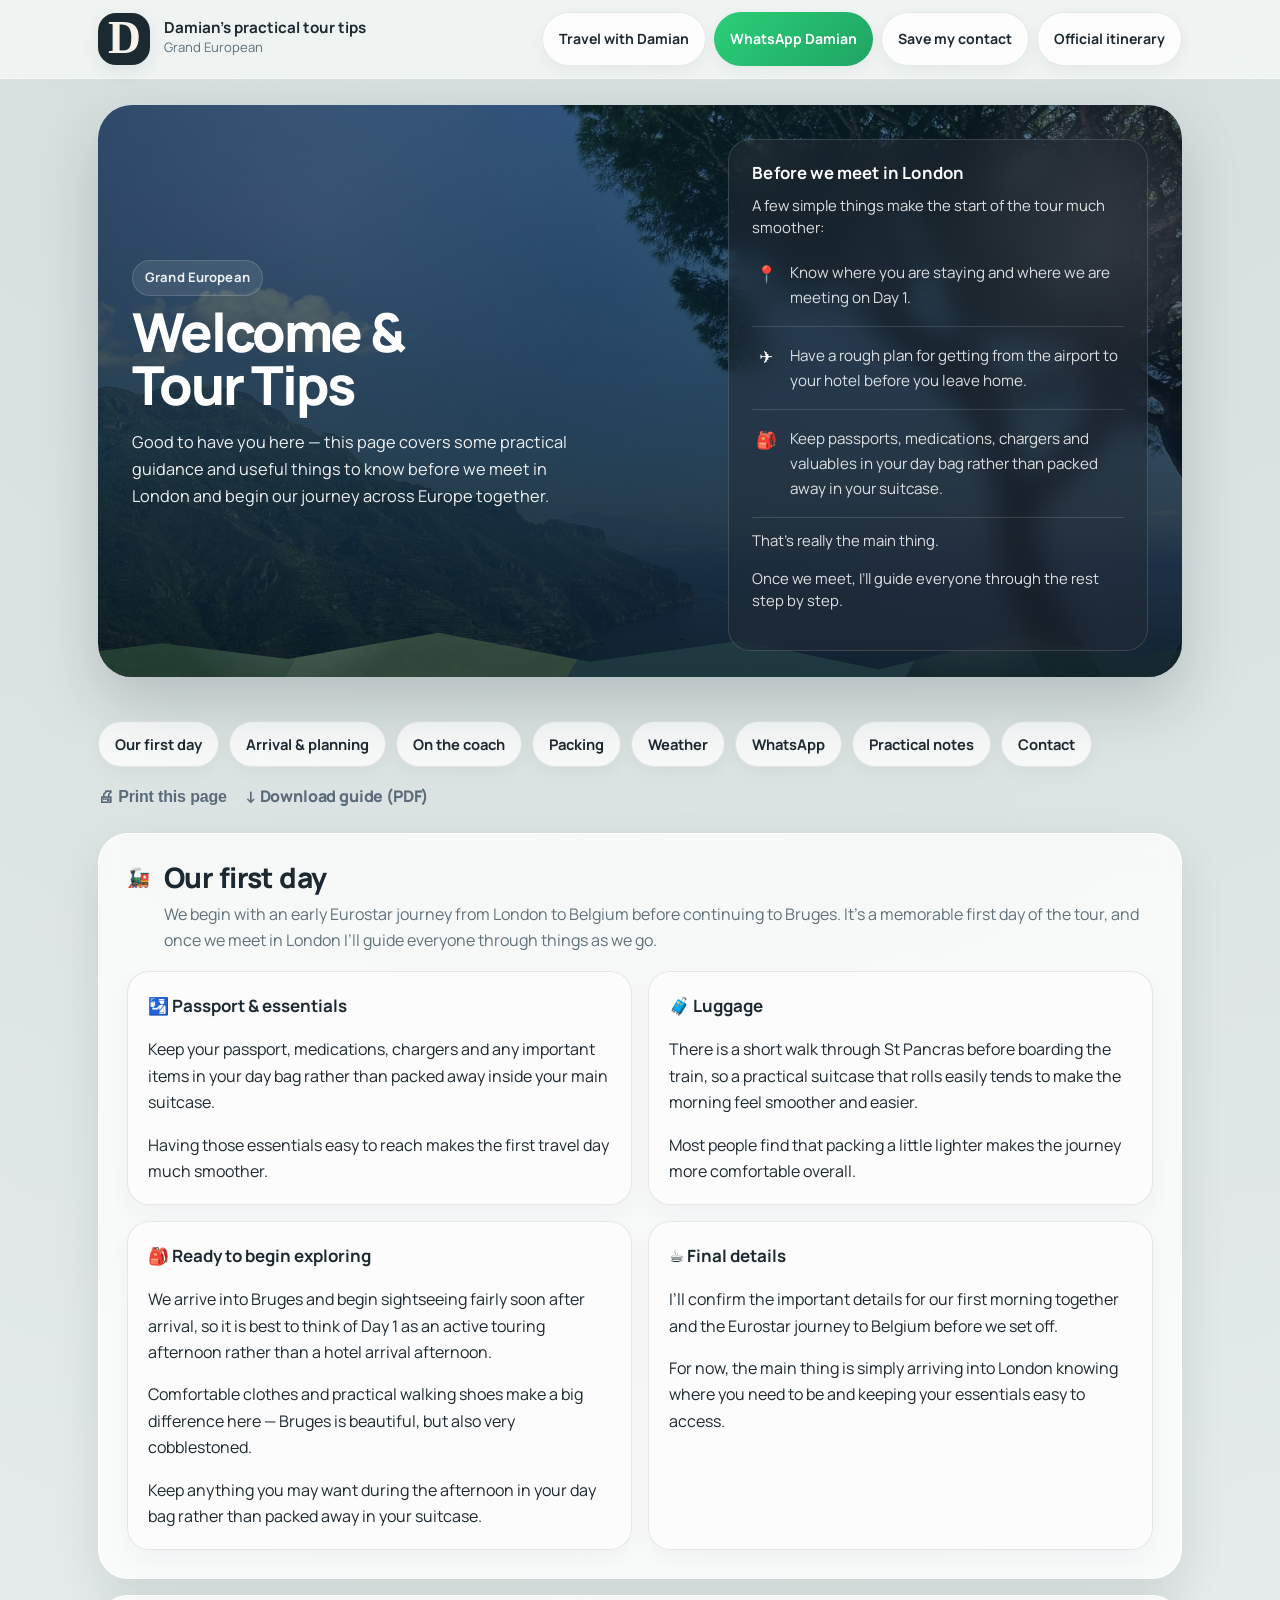
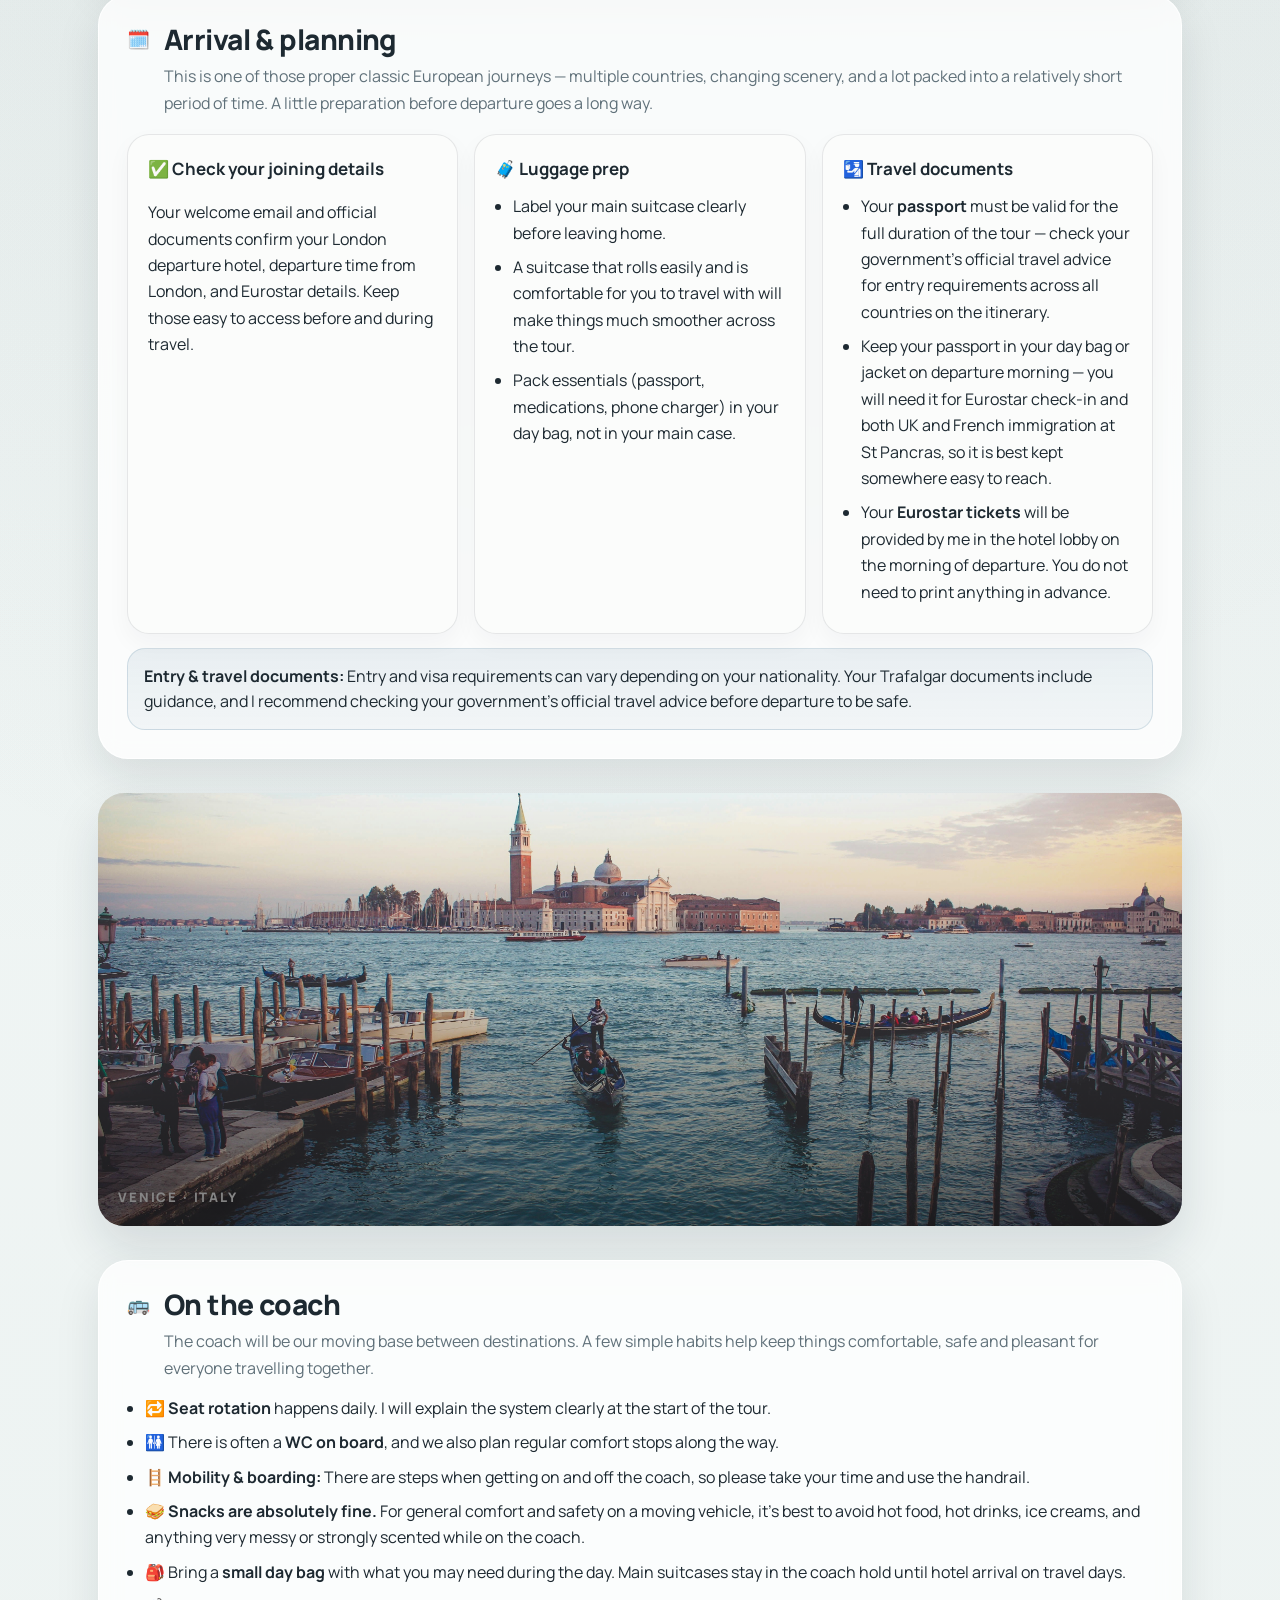
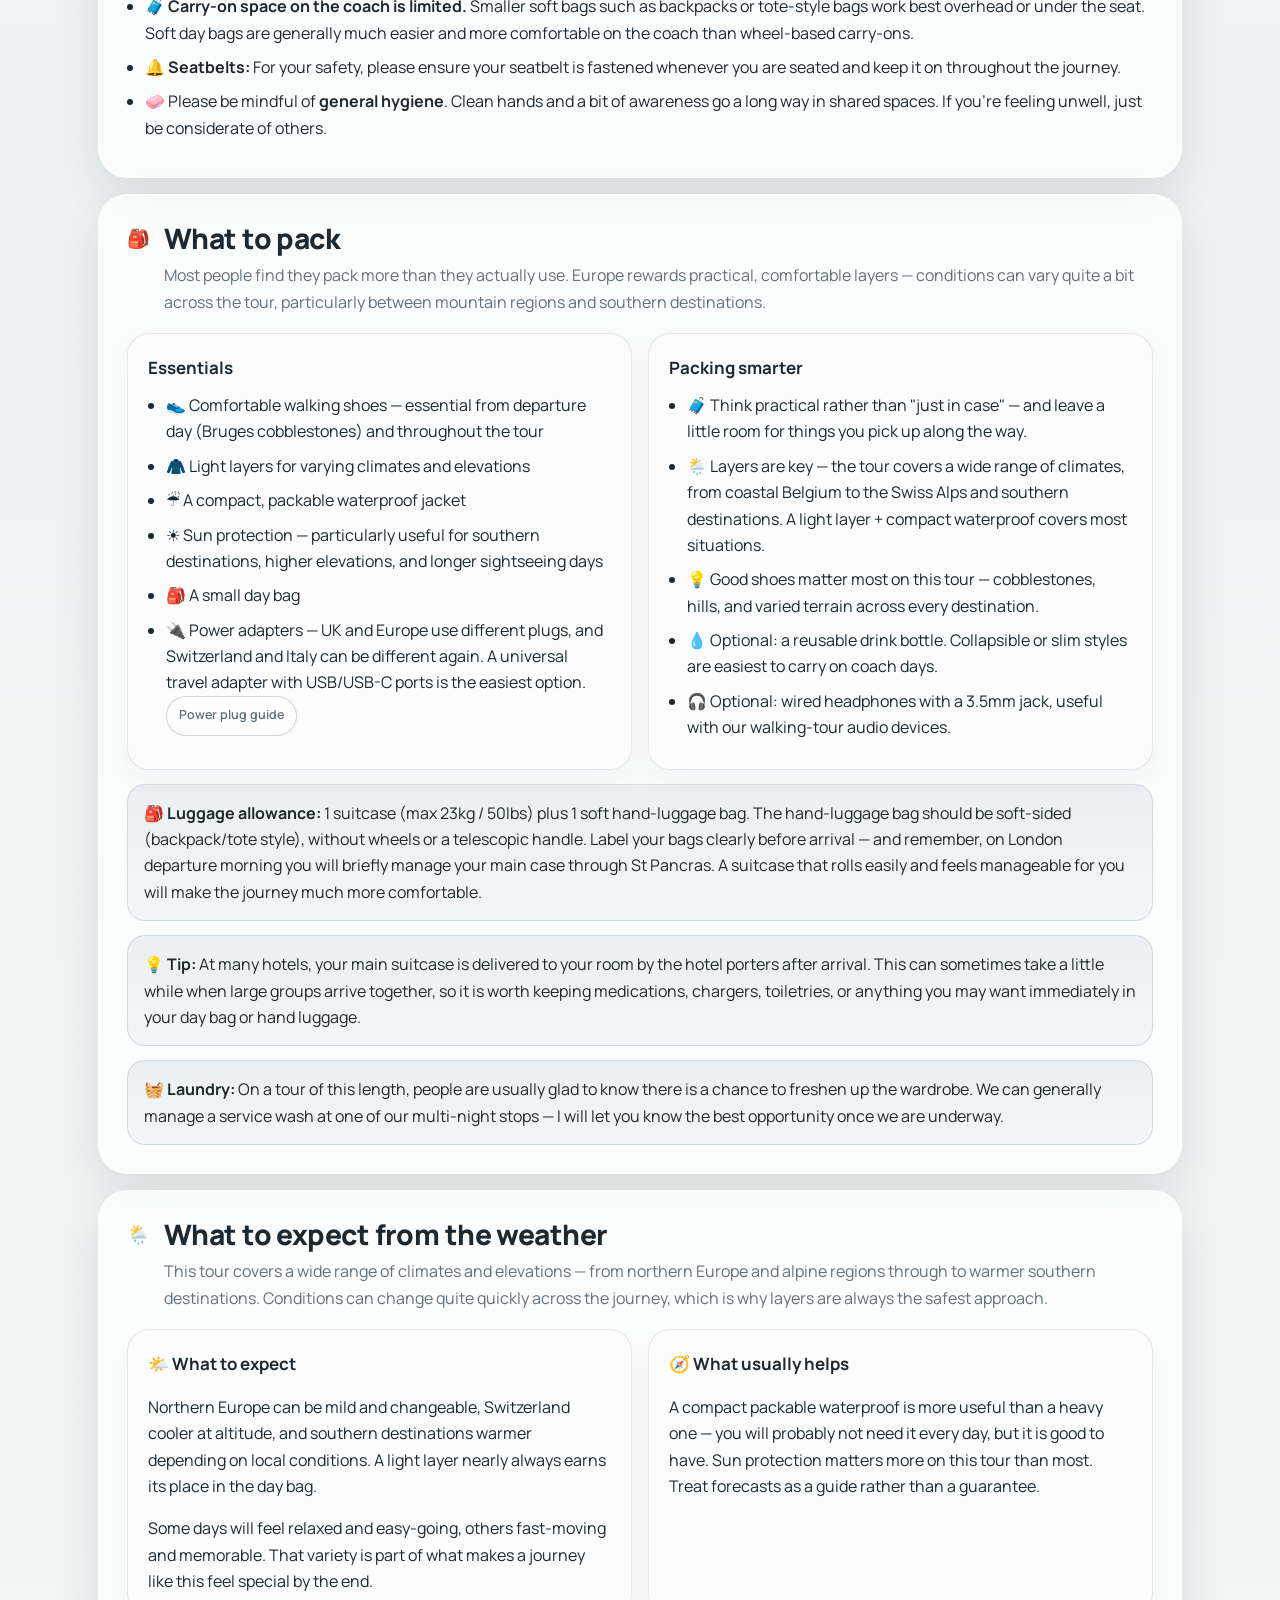
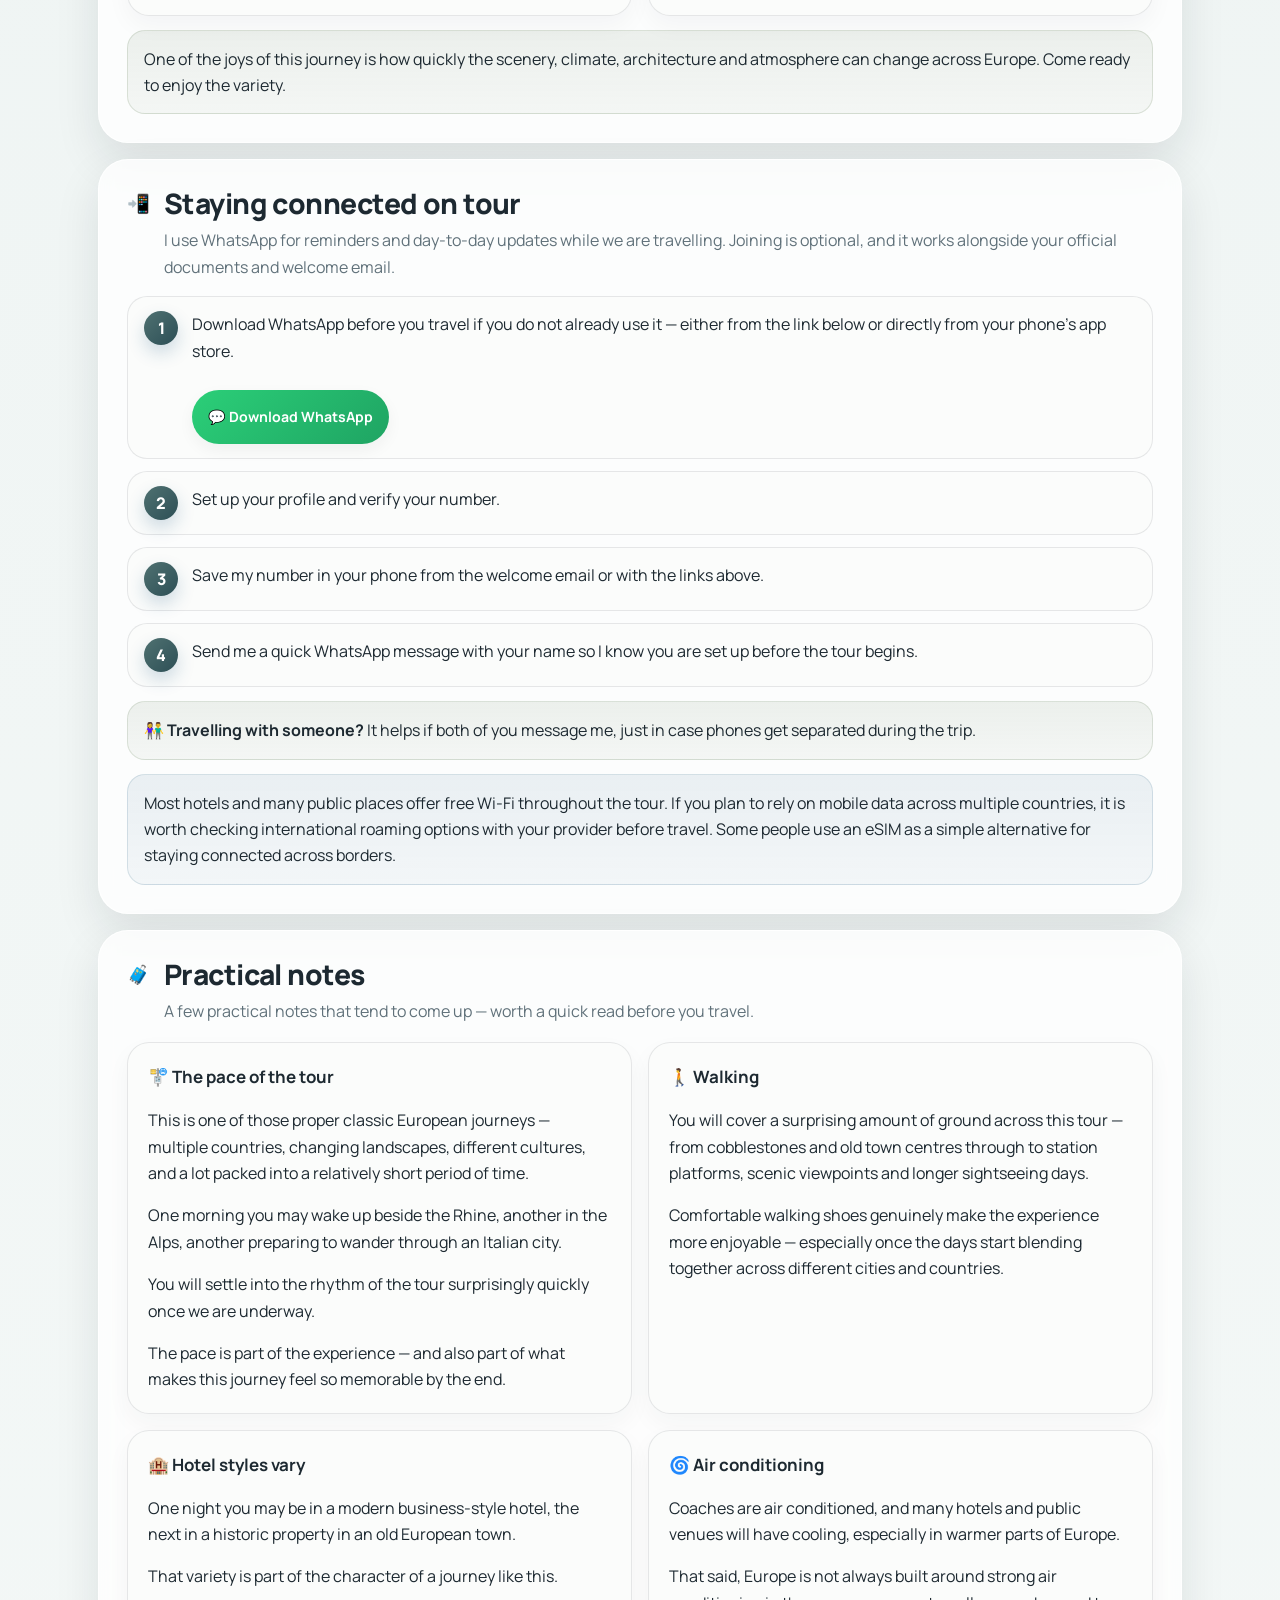
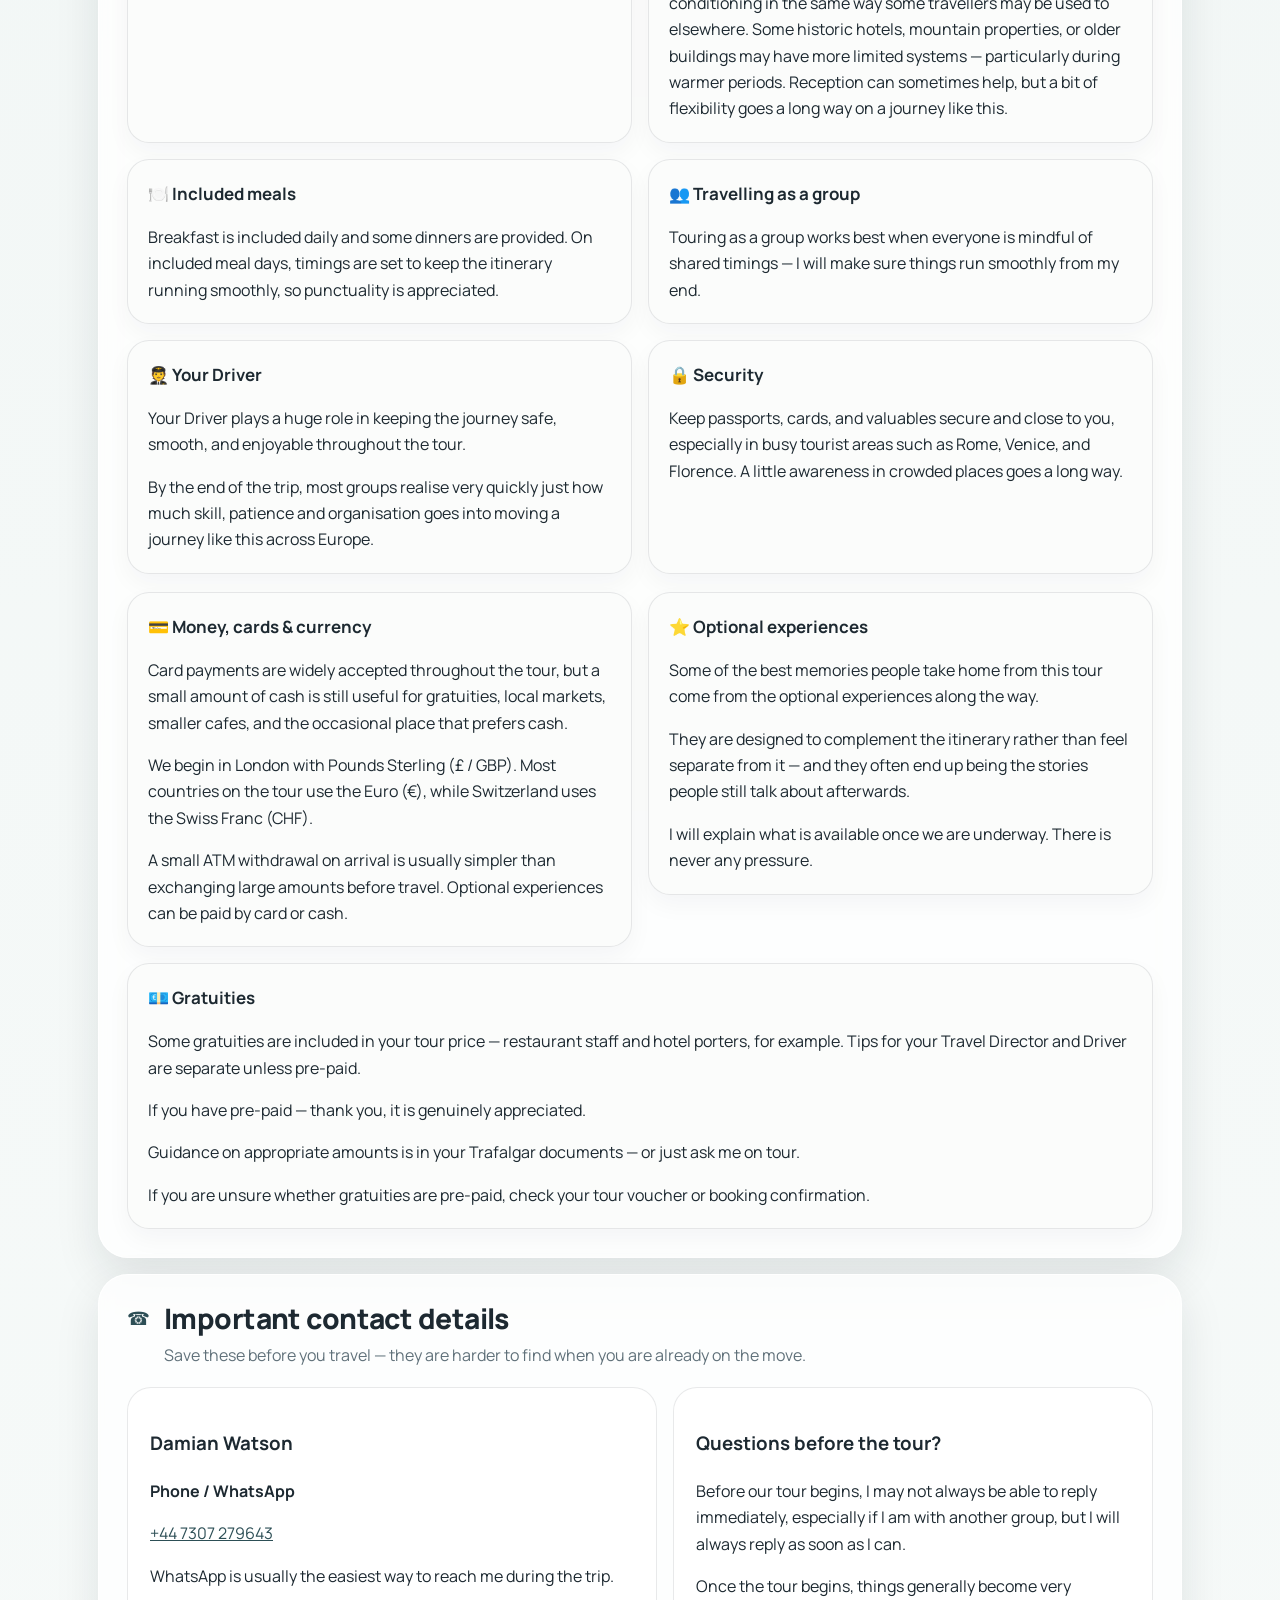
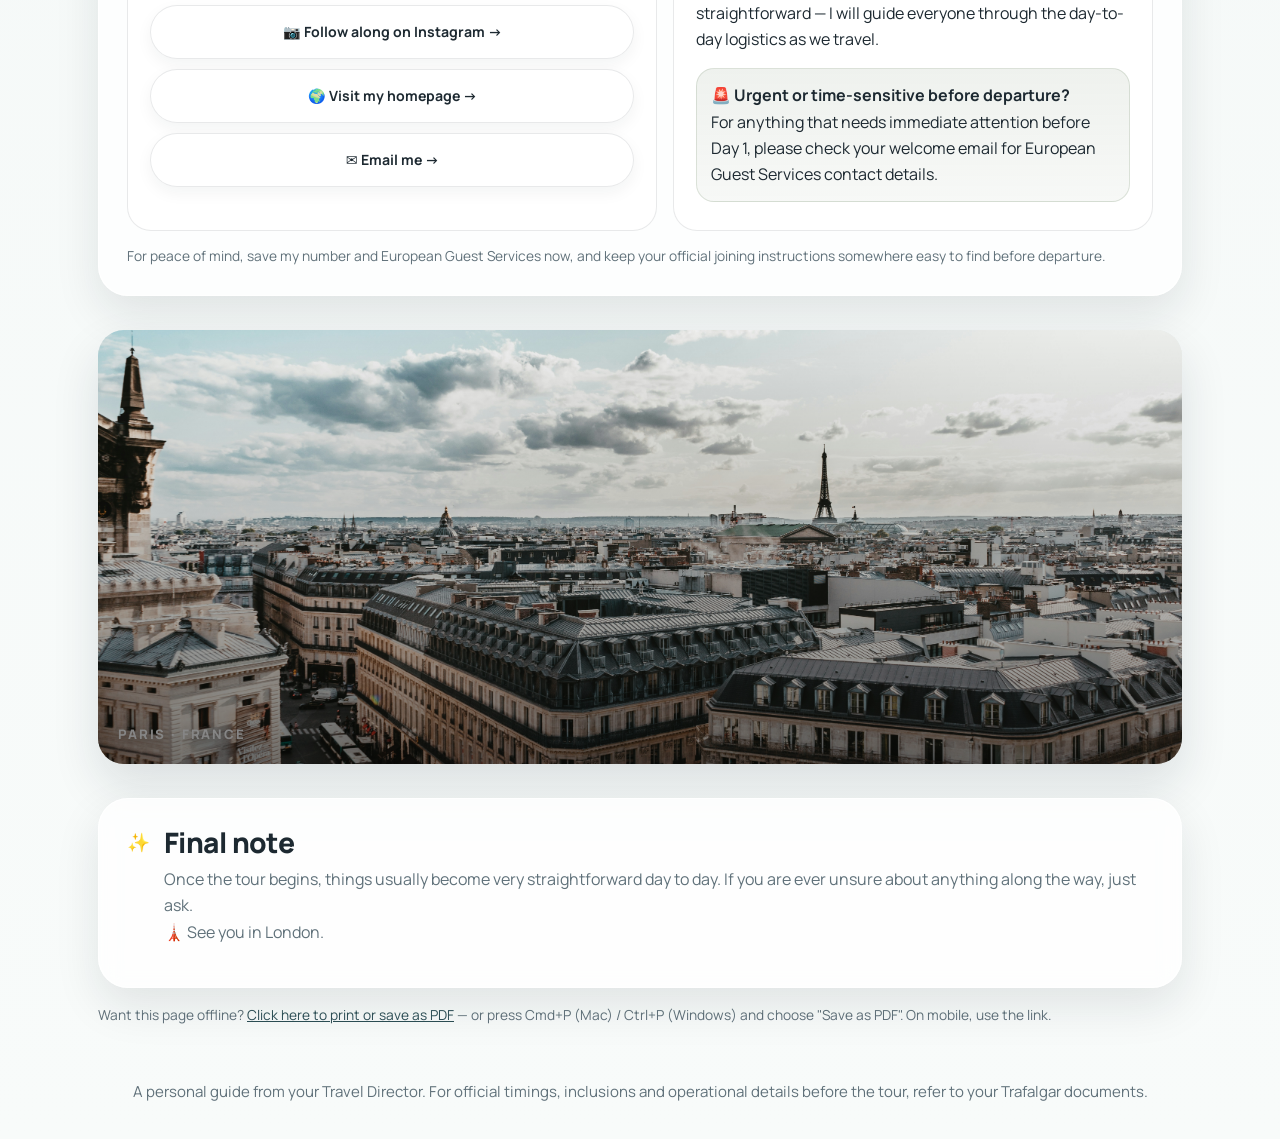
<file: welcome/grand-european.html>
<!DOCTYPE html>
<html lang="en">
<head>
  <meta charset="UTF-8" />
  <meta name="viewport" content="width=device-width, initial-scale=1.0" />

  <title>Damian's Practical Tour Tips | Grand European</title>

  <meta
    name="description"
    content="A practical pre-tour guide for travellers joining Trafalgar's Grand European with Damian Watson."
  />

  <link rel="stylesheet" href="welcome.css?v=20260604b" />
  <link rel="icon" href="../images/favicon-travelwithdamian.svg" type="image/svg+xml">
</head>
<body class="page-ge">

  <!-- =========================================================
       TOP BAR
       ========================================================= -->
  <header class="topbar">
    <div class="topbar-inner">

      <div class="brand-lockup">
        <div class="crest"><img src="../images/favicon-travelwithdamian.svg" alt="Travel with Damian logo" /></div>
        <div class="brand-text">
          <strong>Damian's practical tour tips</strong>
          <span>Grand European</span>
        </div>
      </div>

      <div class="top-actions">
        <a class="mini-btn" href="../index.html">Travel with Damian</a>

        <a
          class="mini-btn whatsapp"
          href="https://wa.me/447307279643"
          target="_blank"
          rel="noopener noreferrer"
        >
          WhatsApp Damian
        </a>

        <a class="mini-btn" href="damian-watson.vcf">Save my contact</a>

        <a
          class="mini-btn"
          href="https://www.trafalgar.com/en-gb/tours/grand-european"
          target="_blank"
          rel="noopener noreferrer"
        >
          Official itinerary
        </a>
      </div>
    </div>
  </header>

  <!-- =========================================================
       HERO
       ========================================================= -->
  <div class="hero-wrap">
    <section class="hero">
      <div class="hero-inner">

        <div class="hero-copy">
          <div class="hero-head">
            <div class="eyebrow">Grand European</div>
          </div>

          <h1>Welcome &amp; Tour Tips</h1>

          <p class="hero-sub">
            Good to have you here — this page covers some practical guidance and useful things to know before we meet in London and begin our journey across Europe together.
          </p>
        </div>

        <!-- Quick-start card -->
        <aside class="quick-start-card">
          <h2>Before we meet in London</h2>

          <p class="quick-intro">
            A few simple things make the start of the tour much smoother:
          </p>

          <div class="quick-item">
            <div class="quick-icon">📍</div>
            <div>
              <p>Know where you are staying and where we are meeting on Day 1.</p>
            </div>
          </div>

          <div class="quick-divider"></div>

          <div class="quick-item">
            <div class="quick-icon">✈️</div>
            <div>
              <p>Have a rough plan for getting from the airport to your hotel before you leave home.</p>
            </div>
          </div>

          <div class="quick-divider"></div>

          <div class="quick-item">
            <div class="quick-icon">🎒</div>
            <div>
              <p>Keep passports, medications, chargers and valuables in your day bag rather than packed away in your suitcase.</p>
            </div>
          </div>

          <div class="quick-divider"></div>

          <p class="quick-intro quick-intro-spaced">
            That’s really the main thing.
          </p>

          <p class="quick-intro">
            Once we meet, I’ll guide everyone through the rest step by step.
          </p>
        </aside>

      </div>
    </section>
  </div>

  <!-- =========================================================
       MAIN CONTENT
       ========================================================= -->
  <main class="wrap">

    <nav class="anchor-nav" aria-label="Page sections">
      <a href="#arrival">Our first day</a>
      <a href="#this-week">Arrival &amp; planning</a>
      <a href="#coach">On the coach</a>
      <a href="#packing">Packing</a>
      <a href="#weather">Weather</a>
      <a href="#connected">WhatsApp</a>
      <a href="#tips">Practical notes</a>
      <a href="#contact">Contact</a>
    </nav>

    <div class="top-page-actions">
      <button class="mini-btn page-action-btn" onclick="window.print()">
        🖨 Print this page
      </button>

      <a class="mini-btn page-action-btn"
         href="grand-european.pdf"
         download>
         ↓ Download guide (PDF)
      </a>
    </div>

    <!-- ---------------------------------------------------------
         OUR FIRST DAY / EUROSTAR SECTION
         --------------------------------------------------------- -->
    <section class="section" id="arrival">
      <div class="section-header">
        <div class="section-icon">🚂</div>
        <div>
          <h2>Our first day</h2>
          <p class="lede">
            We begin with an early Eurostar journey from London to Belgium before continuing to Bruges. It’s a memorable first day of the tour, and once we meet in London I’ll guide everyone through things as we go.
          </p>
        </div>
      </div>

      <div class="grid arrival-grid">
        <div class="tile">
          <h3>🛂 Passport &amp; essentials</h3>
          <p>Keep your passport, medications, chargers and any important items in your day bag rather than packed away inside your main suitcase.</p>
          <p>Having those essentials easy to reach makes the first travel day much smoother.</p>
        </div>

        <div class="tile">
          <h3>🧳 Luggage</h3>
          <p>There is a short walk through St Pancras before boarding the train, so a practical suitcase that rolls easily tends to make the morning feel smoother and easier.</p>
          <p>Most people find that packing a little lighter makes the journey more comfortable overall.</p>
        </div>

        <div class="tile">
          <h3>🎒 Ready to begin exploring</h3>

          <p>
            We arrive into Bruges and begin sightseeing fairly soon after arrival, so it is best to think of Day 1 as an active touring afternoon rather than a hotel arrival afternoon.
          </p>

          <p>
            Comfortable clothes and practical walking shoes make a big difference here — Bruges is beautiful, but also very cobblestoned.
          </p>

          <p>
            Keep anything you may want during the afternoon in your day bag rather than packed away in your suitcase.
          </p>
        </div>

        <div class="tile">
          <h3>☕ Final details</h3>
          <p>I’ll confirm the important details for our first morning together and the Eurostar journey to Belgium before we set off.</p>

          <p>For now, the main thing is simply arriving into London knowing where you need to be and keeping your essentials easy to access.</p>
        </div>
      </div>
    </section>

    <!-- ---------------------------------------------------------
         BEFORE TRAVEL SECTION
         --------------------------------------------------------- -->
    <section class="section" id="this-week">
      <div class="section-header">
        <div class="section-icon">🗓️</div>
        <div>
          <h2>Arrival &amp; planning</h2>
          <p class="lede">
            This is one of those proper classic European journeys — multiple countries, changing scenery, and a lot packed into a relatively short period of time. A little preparation before departure goes a long way.
          </p>
        </div>
      </div>

      <div class="grid before-travel-grid">
        <div class="tile">
          <h3>✅ Check your joining details</h3>
          <p>Your welcome email and official documents confirm your London departure hotel, departure time from London, and Eurostar details. Keep those easy to access before and during travel.</p>
        </div>

        <div class="tile">
          <h3>🧳 Luggage prep</h3>
          <ul class="clean">
            <li>Label your main suitcase clearly before leaving home.</li>
            <li>A suitcase that rolls easily and is comfortable for you to travel with will make things much smoother across the tour.</li>
            <li>Pack essentials (passport, medications, phone charger) in your day bag, not in your main case.</li>
          </ul>
        </div>

        <div class="tile tile-arrival-plan">
          <h3>🛂 Travel documents</h3>
          <ul class="clean">
            <li>Your <strong>passport</strong> must be valid for the full duration of the tour — check your government's official travel advice for entry requirements across all countries on the itinerary.</li>
            <li>Keep your passport in your day bag or jacket on departure morning — you will need it for Eurostar check-in and both UK and French immigration at St Pancras, so it is best kept somewhere easy to reach.</li>
            <li>Your <strong>Eurostar tickets</strong> will be provided by me in the hotel lobby on the morning of departure. You do not need to print anything in advance.</li>
          </ul>
        </div>
      </div>

      <div class="note">
        <strong>Entry &amp; travel documents:</strong> Entry and visa requirements can vary depending on your nationality. Your Trafalgar documents include guidance, and I recommend checking your government's official travel advice before departure to be safe.
      </div>
    </section>

    <section class="tour-divider" aria-label="Tour highlight">
      <figure class="tour-divider-card">
        <img class="tour-divider-img-venice" src="images/venice1.jpg" alt="Gondolas and the lagoon in Venice, Italy" />
        <figcaption>VENICE · ITALY</figcaption>
      </figure>
    </section>

    <!-- ---------------------------------------------------------
         COACH SECTION
         --------------------------------------------------------- -->
    <section class="section" id="coach">
      <div class="section-header">
        <div class="section-icon">🚌</div>
        <div>
          <h2>On the coach</h2>
          <p class="lede">
            The coach will be our moving base between destinations. A few simple habits help keep things comfortable, safe and pleasant for everyone travelling together.
          </p>
        </div>
      </div>

      <ul class="clean clean-emoji list-spaced">
        <li>🔁 <strong>Seat rotation</strong> happens daily. I will explain the system clearly at the start of the tour.</li>
        <li>🚻 There is often a <strong>WC on board</strong>, and we also plan regular comfort stops along the way.</li>
        <li>🪜 <strong>Mobility &amp; boarding:</strong> There are steps when getting on and off the coach, so please take your time and use the handrail.</li>
        <li>🥪 <strong>Snacks are absolutely fine.</strong> For general comfort and safety on a moving vehicle, it's best to avoid hot food, hot drinks, ice creams, and anything very messy or strongly scented while on the coach.</li>
        <li>🎒 Bring a <strong>small day bag</strong> with what you may need during the day. Main suitcases stay in the coach hold until hotel arrival on travel days.</li>
        <li>🧳 <strong>Carry-on space on the coach is limited.</strong> Smaller soft bags such as backpacks or tote-style bags work best overhead or under the seat. Soft day bags are generally much easier and more comfortable on the coach than wheel-based carry-ons.</li>
        <li>🔔 <strong>Seatbelts:</strong> For your safety, please ensure your seatbelt is fastened whenever you are seated and keep it on throughout the journey.</li>
        <li>🧼 Please be mindful of <strong>general hygiene</strong>. Clean hands and a bit of awareness go a long way in shared spaces. If you’re feeling unwell, just be considerate of others.</li>
      </ul>
    </section>

    <!-- ---------------------------------------------------------
         PACKING SECTION
         --------------------------------------------------------- -->
    <section class="section" id="packing">
      <div class="section-header">
        <div class="section-icon">🎒</div>
        <div>
          <h2>What to pack</h2>
          <p class="lede">
            Most people find they pack more than they actually use. Europe rewards practical, comfortable layers — conditions can vary quite a bit across the tour, particularly between mountain regions and southern destinations.
          </p>
        </div>
      </div>

      <div class="grid">
        <div class="tile">
          <h3>Essentials</h3>
          <ul class="clean">
            <li>👟 Comfortable walking shoes — essential from departure day (Bruges cobblestones) and throughout the tour</li>
            <li>🧥 Light layers for varying climates and elevations</li>
            <li>☔ A compact, packable waterproof jacket</li>
            <li>☀️ Sun protection — particularly useful for southern destinations, higher elevations, and longer sightseeing days</li>
            <li>🎒 A small day bag</li>
            <li>
              🔌 Power adapters — UK and Europe use different plugs, and Switzerland and Italy can be different again. A universal travel adapter with USB/USB-C ports is the easiest option.
              <a class="inline-photo-link" href="#plug-uk">Power plug guide</a>
            </li>
          </ul>
        </div>

        <div class="tile">
          <h3>Packing smarter</h3>
          <ul class="clean">
            <li>🧳 Think practical rather than "just in case" — and leave a little room for things you pick up along the way.</li>
            <li>🌦️ Layers are key — the tour covers a wide range of climates, from coastal Belgium to the Swiss Alps and southern destinations. A light layer + compact waterproof covers most situations.</li>
            <li>💡 Good shoes matter most on this tour — cobblestones, hills, and varied terrain across every destination.</li>
            <li>💧 Optional: a reusable drink bottle. Collapsible or slim styles are easiest to carry on coach days.</li>
            <li>🎧 Optional: wired headphones with a 3.5mm jack, useful with our walking-tour audio devices.</li>
          </ul>
        </div>
      </div>

      <div class="note">
        <strong>🎒 Luggage allowance:</strong> 1 suitcase (max 23kg / 50lbs) plus 1 soft hand-luggage bag. The hand-luggage bag should be soft-sided (backpack/tote style), without wheels or a telescopic handle. Label your bags clearly before arrival — and remember, on London departure morning you will briefly manage your main case through St Pancras. A suitcase that rolls easily and feels manageable for you will make the journey much more comfortable.
      </div>

      <div class="note">
        <strong>💡 Tip:</strong> At many hotels, your main suitcase is delivered to your room by the hotel porters after arrival. This can sometimes take a little while when large groups arrive together, so it is worth keeping medications, chargers, toiletries, or anything you may want immediately in your day bag or hand luggage.
      </div>

      <div class="note">
        <strong>🧺 Laundry:</strong> On a tour of this length, people are usually glad to know there is a chance to freshen up the wardrobe. We can generally manage a service wash at one of our multi-night stops — I will let you know the best opportunity once we are underway.
      </div>
    </section>

    <!-- ---------------------------------------------------------
         WEATHER SECTION
         --------------------------------------------------------- -->
    <section class="section" id="weather">
      <div class="section-header">
        <div class="section-icon">🌦️</div>
        <div>
          <h2>What to expect from the weather</h2>
          <p class="lede">
            This tour covers a wide range of climates and elevations — from northern Europe and alpine regions through to warmer southern destinations. Conditions can change quite quickly across the journey, which is why layers are always the safest approach.
          </p>
        </div>
      </div>

      <div class="grid">
        <div class="tile">
          <h3>🌤️ What to expect</h3>
          <p>Northern Europe can be mild and changeable, Switzerland cooler at altitude, and southern destinations warmer depending on local conditions. A light layer nearly always earns its place in the day bag.</p>
          <p>Some days will feel relaxed and easy-going, others fast-moving and memorable. That variety is part of what makes a journey like this feel special by the end.</p>
        </div>

        <div class="tile">
          <h3>🧭 What usually helps</h3>
          <p>A compact packable waterproof is more useful than a heavy one — you will probably not need it every day, but it is good to have. Sun protection matters more on this tour than most. Treat forecasts as a guide rather than a guarantee.</p>
        </div>
      </div>

      <div class="tip">
        One of the joys of this journey is how quickly the scenery, climate, architecture and atmosphere can change across Europe. Come ready to enjoy the variety.
      </div>
    </section>

    <!-- ---------------------------------------------------------
         WHATSAPP SECTION
         --------------------------------------------------------- -->
    <section class="section" id="connected">
      <div class="section-header">
        <div class="section-icon">📲</div>
        <div>
          <h2>Staying connected on tour</h2>
          <p class="lede">
            I use WhatsApp for reminders and day-to-day updates while we are travelling. Joining is optional, and it works alongside your official documents and welcome email.
          </p>
        </div>
      </div>

      <ol class="steps">
        <li>
          <div class="step-no">1</div>
          <div>
            Download WhatsApp before you travel if you do not already use it — either from the link below or directly from your phone's app store.
            <br><br>
            <a class="mini-btn whatsapp" href="https://www.whatsapp.com/download" target="_blank" rel="noopener noreferrer">💬 Download WhatsApp</a>
          </div>
        </li>
        <li><div class="step-no">2</div><div>Set up your profile and verify your number.</div></li>
        <li><div class="step-no">3</div><div>Save my number in your phone from the welcome email or with the links above.</div></li>
        <li><div class="step-no">4</div><div>Send me a quick WhatsApp message with your name so I know you are set up before the tour begins.</div></li>
      </ol>

      <div class="tip">
        <strong>👫 Travelling with someone?</strong> It helps if both of you message me, just in case phones get separated during the trip.
      </div>

      <div class="note">
        Most hotels and many public places offer free Wi‑Fi throughout the tour. If you plan to rely on mobile data across multiple countries, it is worth checking international roaming options with your provider before travel. Some people use an eSIM as a simple alternative for staying connected across borders.
      </div>
    </section>

    <!-- ---------------------------------------------------------
         PRACTICAL NOTES SECTION
         --------------------------------------------------------- -->
    <section class="section" id="tips">
      <div class="section-header">
        <div class="section-icon">🧳</div>
        <div>
          <h2>Practical notes</h2>
          <p class="lede">
            A few practical notes that tend to come up — worth a quick read before you travel.
          </p>
        </div>
      </div>

      <div class="grid practical-core-grid">
        <div class="tile">
          <h3>🚏 The pace of the tour</h3>
          <p>
            This is one of those proper classic European journeys — multiple countries, changing landscapes, different cultures, and a lot packed into a relatively short period of time.
          </p>
          <p>
            One morning you may wake up beside the Rhine, another in the Alps, another preparing to wander through an Italian city.
          </p>
          <p>
            You will settle into the rhythm of the tour surprisingly quickly once we are underway.
          </p>
          <p>
            The pace is part of the experience — and also part of what makes this journey feel so memorable by the end.
          </p>
        </div>

        <div class="tile">
          <h3>🚶 Walking</h3>
          <p>
            You will cover a surprising amount of ground across this tour — from cobblestones and old town centres through to station platforms, scenic viewpoints and longer sightseeing days.
          </p>
          <p>
            Comfortable walking shoes genuinely make the experience more enjoyable — especially once the days start blending together across different cities and countries.
          </p>
        </div>

        <div class="tile">
          <h3>🏨 Hotel styles vary</h3>
          <p>
            One night you may be in a modern business-style hotel, the next in a historic property in an old European town.
          </p>
          <p>
            That variety is part of the character of a journey like this.
          </p>
        </div>

        <div class="tile">
          <h3>🌀 Air conditioning</h3>
          <p>
            Coaches are air conditioned, and many hotels and public venues will have cooling, especially in warmer parts of Europe.
          </p>
          <p>
            That said, Europe is not always built around strong air conditioning in the same way some travellers may be used to elsewhere. Some historic hotels, mountain properties, or older buildings may have more limited systems — particularly during warmer periods. Reception can sometimes help, but a bit of flexibility goes a long way on a journey like this.
          </p>
        </div>

        <div class="tile">
          <h3>🍽️ Included meals</h3>
          <p>
            Breakfast is included daily and some dinners are provided. On included meal days, timings are set to keep the itinerary running smoothly, so punctuality is appreciated.
          </p>
        </div>

        <div class="tile">
          <h3>👥 Travelling as a group</h3>
          <p>
            Touring as a group works best when everyone is mindful of shared timings — I will make sure things run smoothly from my end.
          </p>
        </div>

        <div class="tile">
          <h3>🧑‍✈️ Your Driver</h3>
          <p>
            Your Driver plays a huge role in keeping the journey safe, smooth, and enjoyable throughout the tour.
          </p>
          <p>
            By the end of the trip, most groups realise very quickly just how much skill, patience and organisation goes into moving a journey like this across Europe.
          </p>
        </div>

        <div class="tile">
          <h3>🔒 Security</h3>
          <p>
            Keep passports, cards, and valuables secure and close to you, especially in busy tourist areas such as Rome, Venice, and Florence. A little awareness in crowded places goes a long way.
          </p>
        </div>
      </div>

      <div class="grid practical-balance-grid grid-spaced">
        <div class="tile">
          <h3>💳 Money, cards &amp; currency</h3>
          <p>
            Card payments are widely accepted throughout the tour, but a small amount of cash is still useful for gratuities, local markets, smaller cafes, and the occasional place that prefers cash.
          </p>
          <p>
            We begin in London with Pounds Sterling (£ / GBP). Most countries on the tour use the Euro (€), while Switzerland uses the Swiss Franc (CHF).
          </p>
          <p>
            A small ATM withdrawal on arrival is usually simpler than exchanging large amounts before travel. Optional experiences can be paid by card or cash.
          </p>
        </div>

        <div class="tile">
          <h3>⭐ Optional experiences</h3>
          <p>
            Some of the best memories people take home from this tour come from the optional experiences along the way.
          </p>
          <p>
            They are designed to complement the itinerary rather than feel separate from it — and they often end up being the stories people still talk about afterwards.
          </p>
          <p>
            I will explain what is available once we are underway. There is never any pressure.
          </p>
        </div>

        <div class="tile tile-gratuities">
          <h3>💶 Gratuities</h3>
          <p>Some gratuities are included in your tour price — restaurant staff and hotel porters, for example. Tips for your Travel Director and Driver are separate unless pre-paid.</p>
          <p>If you have pre-paid — thank you, it is genuinely appreciated.</p>
          <p>Guidance on appropriate amounts is in your Trafalgar documents — or just ask me on tour.</p>
          <p>
            If you are unsure whether gratuities are pre-paid, check your tour voucher or booking confirmation.
          </p>
        </div>
      </div>
    </section>

    <!-- ---------------------------------------------------------
         CONTACT SECTION
         --------------------------------------------------------- -->
    <section class="section" id="contact">
      <div class="section-header">
        <div class="section-icon">☎️</div>
        <div>
          <h2>Important contact details</h2>
          <p class="lede">
            Save these before you travel — they are harder to find when you are already on the move.
          </p>
        </div>
      </div>

      <div class="contact-grid">
        <div class="contact-card">
          <h3 class="flush-top">Damian Watson</h3>
          <p class="contact-label"><strong>Phone / WhatsApp</strong></p>
          <p class="contact-phone">
            <a href="https://wa.me/447307279643" target="_blank" rel="noopener noreferrer">+44 7307 279643</a>
          </p>
          <p class="flush-block">WhatsApp is usually the easiest way to reach me during the trip.</p>
          <div class="contact-pills">
            <a class="mini-btn" href="https://www.instagram.com/damian_travel_/" target="_blank" rel="noopener noreferrer">📷 Follow along on Instagram →</a>
            <a class="mini-btn" href="https://travelwithdamian.com" target="_blank" rel="noopener noreferrer">🌍 Visit my homepage →</a>
            <a class="mini-btn" href="mailto:damian.watson987@gmail.com">✉️ Email me →</a>
          </div>
        </div>

        <div class="contact-card contact-card-egs">
          <h3 class="flush-top">Questions before the tour?</h3>
          <p>
            Before our tour begins, I may not always be able to reply immediately, especially if I am with another group, but I will always reply as soon as I can.
          </p>

          <p>
            Once the tour begins, things generally become very straightforward — I will guide everyone through the day-to-day logistics as we travel.
          </p>

          <div class="tip">
            <strong>🚨 Urgent or time‑sensitive before departure?</strong><br>
            For anything that needs immediate attention before Day 1, please check your welcome email for European Guest Services contact details.
          </div>
        </div>
      </div>
      <p class="tiny tiny-spaced">
        For peace of mind, save my number and European Guest Services now, and keep your official joining instructions somewhere easy to find before departure.
      </p>
    </section>

    <section class="tour-divider" aria-label="Tour highlight">
      <figure class="tour-divider-card">
        <img class="tour-divider-img-paris" src="images/paris_skyline.jpg" alt="Paris skyline with the Eiffel Tower" />
        <figcaption>PARIS · FRANCE</figcaption>
      </figure>
    </section>

    <!-- ---------------------------------------------------------
         FINAL NOTE
         --------------------------------------------------------- -->
    <section class="section">
      <div class="section-header">
        <div class="section-icon">✨</div>
        <div>
          <h2>Final note</h2>
          <p class="lede">
            Once the tour begins, things usually become very straightforward day to day. If you are ever unsure about anything along the way, just ask.<br>
            🗼 See you in London.
          </p>
        </div>
      </div>
    </section>

    <p class="tiny">Want this page offline? <a href="javascript:window.print()">Click here to print or save as PDF</a> — or press Cmd+P (Mac) / Ctrl+P (Windows) and choose "Save as PDF". On mobile, use the link.</p>
  </main>

  <!-- =========================================================
       FOOTER
       ========================================================= -->
  <footer class="footer">
    A personal guide from your Travel Director. For official timings, inclusions and operational details before the tour, refer to your Trafalgar documents.
  </footer>

  <aside id="plug-uk" class="image-modal plug-modal" aria-labelledby="plug-uk-title" aria-modal="true" role="dialog">
    <a class="image-modal-backdrop" href="#packing" aria-label="Close"></a>
    <figure class="image-modal-panel">
      <figcaption id="plug-uk-title">
        United Kingdom — bring a UK Type G adapter for London
        <span class="modal-ref-links">
          <a href="https://www.worldstandards.eu/electricity/plug-voltage-by-country/uk/" target="_blank" rel="noopener noreferrer">UK reference</a>
        </span>
      </figcaption>
      <p class="plug-modal-note">London and the United Kingdom use the three-rectangular-pin Type G plug. This is different from continental Europe.</p>
      <div class="plug-modal-images">
        <img src="images/power plugs/electricity-tiles-type-G.jpg" alt="UK Type G plug and socket reference tiles." />
      </div>
      <nav class="plug-modal-nav" aria-label="Power plug image navigation">
        <a href="#plug-italy">Previous</a>
        <a href="#plug-belgium">Next</a>
      </nav>
      <a class="image-modal-close" href="#packing" aria-label="Close popup">Close</a>
    </figure>
  </aside>

  <aside id="plug-belgium" class="image-modal plug-modal" aria-labelledby="plug-belgium-title" aria-modal="true" role="dialog">
    <a class="image-modal-backdrop" href="#packing" aria-label="Close"></a>
    <figure class="image-modal-panel">
      <figcaption id="plug-belgium-title">
        Belgium — a standard Europe adapter should be fine
        <span class="modal-ref-links">
          <a href="https://www.worldstandards.eu/electricity/plug-voltage-by-country/belgium/" target="_blank" rel="noopener noreferrer">Belgium reference</a>
        </span>
      </figcaption>
      <p class="plug-modal-note">Belgium uses the Type E style socket, but modern European adapters and Type C two-pin plugs are normally compatible.</p>
      <div class="plug-modal-images">
        <img src="images/power plugs/electricity-tiles-type-E.jpg" alt="Belgium Type E plug and socket reference tiles." />
        <img src="images/power plugs/electricity-tiles-type-C.jpg" alt="European Type C plug reference tiles." />
      </div>
      <nav class="plug-modal-nav" aria-label="Power plug image navigation">
        <a href="#plug-uk">Previous</a>
        <a href="#plug-netherlands">Next</a>
      </nav>
      <a class="image-modal-close" href="#packing" aria-label="Close popup">Close</a>
    </figure>
  </aside>

  <aside id="plug-netherlands" class="image-modal plug-modal" aria-labelledby="plug-netherlands-title" aria-modal="true" role="dialog">
    <a class="image-modal-backdrop" href="#packing" aria-label="Close"></a>
    <figure class="image-modal-panel">
      <figcaption id="plug-netherlands-title">
        Netherlands — standard Europe adapter territory
        <span class="modal-ref-links">
          <a href="https://www.worldstandards.eu/electricity/plug-voltage-by-country/netherlands/" target="_blank" rel="noopener noreferrer">Netherlands reference</a>
        </span>
      </figcaption>
      <p class="plug-modal-note">The Netherlands uses the common continental Europe setup. A standard Europe adapter or universal adapter is the simple answer.</p>
      <div class="plug-modal-images">
        <img src="images/power plugs/electricity-tiles-type-F.jpg" alt="Netherlands Type F plug and socket reference tiles." />
        <img src="images/power plugs/electricity-tiles-type-C.jpg" alt="European Type C plug reference tiles." />
      </div>
      <nav class="plug-modal-nav" aria-label="Power plug image navigation">
        <a href="#plug-belgium">Previous</a>
        <a href="#plug-germany">Next</a>
      </nav>
      <a class="image-modal-close" href="#packing" aria-label="Close popup">Close</a>
    </figure>
  </aside>

  <aside id="plug-germany" class="image-modal plug-modal" aria-labelledby="plug-germany-title" aria-modal="true" role="dialog">
    <a class="image-modal-backdrop" href="#packing" aria-label="Close"></a>
    <figure class="image-modal-panel">
      <figcaption id="plug-germany-title">
        Germany — standard Europe adapter territory
        <span class="modal-ref-links">
          <a href="https://www.worldstandards.eu/electricity/plug-voltage-by-country/germany/" target="_blank" rel="noopener noreferrer">Germany reference</a>
        </span>
      </figcaption>
      <p class="plug-modal-note">Germany uses the common continental Europe Type F socket. Most Europe adapters and universal adapters cover this.</p>
      <div class="plug-modal-images">
        <img src="images/power plugs/electricity-tiles-type-F.jpg" alt="Germany Type F plug and socket reference tiles." />
        <img src="images/power plugs/electricity-tiles-type-C.jpg" alt="European Type C plug reference tiles." />
      </div>
      <nav class="plug-modal-nav" aria-label="Power plug image navigation">
        <a href="#plug-netherlands">Previous</a>
        <a href="#plug-austria">Next</a>
      </nav>
      <a class="image-modal-close" href="#packing" aria-label="Close popup">Close</a>
    </figure>
  </aside>

  <aside id="plug-austria" class="image-modal plug-modal" aria-labelledby="plug-austria-title" aria-modal="true" role="dialog">
    <a class="image-modal-backdrop" href="#packing" aria-label="Close"></a>
    <figure class="image-modal-panel">
      <figcaption id="plug-austria-title">
        Austria — standard Europe adapter territory
        <span class="modal-ref-links">
          <a href="https://www.worldstandards.eu/electricity/plug-voltage-by-country/austria/" target="_blank" rel="noopener noreferrer">Austria reference</a>
        </span>
      </figcaption>
      <p class="plug-modal-note">Austria uses the common continental Europe Type F socket. A normal Europe adapter should cover the essentials.</p>
      <div class="plug-modal-images">
        <img src="images/power plugs/electricity-tiles-type-F.jpg" alt="Austria Type F plug and socket reference tiles." />
        <img src="images/power plugs/electricity-tiles-type-C.jpg" alt="European Type C plug reference tiles." />
      </div>
      <nav class="plug-modal-nav" aria-label="Power plug image navigation">
        <a href="#plug-germany">Previous</a>
        <a href="#plug-france">Next</a>
      </nav>
      <a class="image-modal-close" href="#packing" aria-label="Close popup">Close</a>
    </figure>
  </aside>

  <aside id="plug-france" class="image-modal plug-modal" aria-labelledby="plug-france-title" aria-modal="true" role="dialog">
    <a class="image-modal-backdrop" href="#packing" aria-label="Close"></a>
    <figure class="image-modal-panel">
      <figcaption id="plug-france-title">
        France — a standard Europe adapter should be fine
        <span class="modal-ref-links">
          <a href="https://www.worldstandards.eu/electricity/plug-voltage-by-country/france/" target="_blank" rel="noopener noreferrer">France reference</a>
        </span>
      </figcaption>
      <p class="plug-modal-note">France uses Type E sockets, which have the extra grounding pin. Modern Europe adapters are generally made for this.</p>
      <div class="plug-modal-images">
        <img src="images/power plugs/electricity-tiles-type-E.jpg" alt="France Type E plug and socket reference tiles." />
        <img src="images/power plugs/electricity-tiles-type-C.jpg" alt="European Type C plug reference tiles." />
      </div>
      <nav class="plug-modal-nav" aria-label="Power plug image navigation">
        <a href="#plug-austria">Previous</a>
        <a href="#plug-switzerland">Next</a>
      </nav>
      <a class="image-modal-close" href="#packing" aria-label="Close popup">Close</a>
    </figure>
  </aside>

  <aside id="plug-switzerland" class="image-modal plug-modal" aria-labelledby="plug-switzerland-title" aria-modal="true" role="dialog">
    <a class="image-modal-backdrop" href="#packing" aria-label="Close"></a>
    <figure class="image-modal-panel">
      <figcaption id="plug-switzerland-title">
        Switzerland — check that your universal adapter covers Type J
        <span class="modal-ref-links">
          <a href="https://www.worldstandards.eu/electricity/plug-voltage-by-country/switzerland/" target="_blank" rel="noopener noreferrer">Switzerland reference</a>
        </span>
      </figcaption>
      <p class="plug-modal-note">Swiss sockets are the one to watch: Type C two-pin plugs fit, but grounded plugs need the Swiss Type J shape.</p>
      <div class="plug-modal-images">
        <img src="images/power plugs/electricity-tiles-type-J.jpg" alt="Swiss Type J plug and socket reference tiles." />
        <img src="images/power plugs/electricity-tiles-type-C.jpg" alt="European Type C plug reference tiles." />
      </div>
      <nav class="plug-modal-nav" aria-label="Power plug image navigation">
        <a href="#plug-france">Previous</a>
        <a href="#plug-italy">Next</a>
      </nav>
      <a class="image-modal-close" href="#packing" aria-label="Close popup">Close</a>
    </figure>
  </aside>

  <aside id="plug-italy" class="image-modal plug-modal" aria-labelledby="plug-italy-title" aria-modal="true" role="dialog">
    <a class="image-modal-backdrop" href="#packing" aria-label="Close"></a>
    <figure class="image-modal-panel">
      <figcaption id="plug-italy-title">
        Italy — a universal adapter is the least stressful option
        <span class="modal-ref-links">
          <a href="https://www.worldstandards.eu/electricity/plug-voltage-by-country/italy/" target="_blank" rel="noopener noreferrer">Italy reference</a>
        </span>
      </figcaption>
      <p class="plug-modal-note">Italy uses Type C and Type L, and some places also have Type F sockets. This is why a universal adapter is best if you want one adapter for the full tour.</p>
      <div class="plug-modal-images">
        <img src="images/power plugs/electricity-tiles-type-L.jpg" alt="Italian Type L plug and socket reference tiles." />
        <img src="images/power plugs/electricity-tiles-type-C.jpg" alt="European Type C plug reference tiles." />
      </div>
      <nav class="plug-modal-nav" aria-label="Power plug image navigation">
        <a href="#plug-switzerland">Previous</a>
        <a href="#plug-uk">Next</a>
      </nav>
      <a class="image-modal-close" href="#packing" aria-label="Close popup">Close</a>
    </figure>
  </aside>
</body>
</html>
</file>
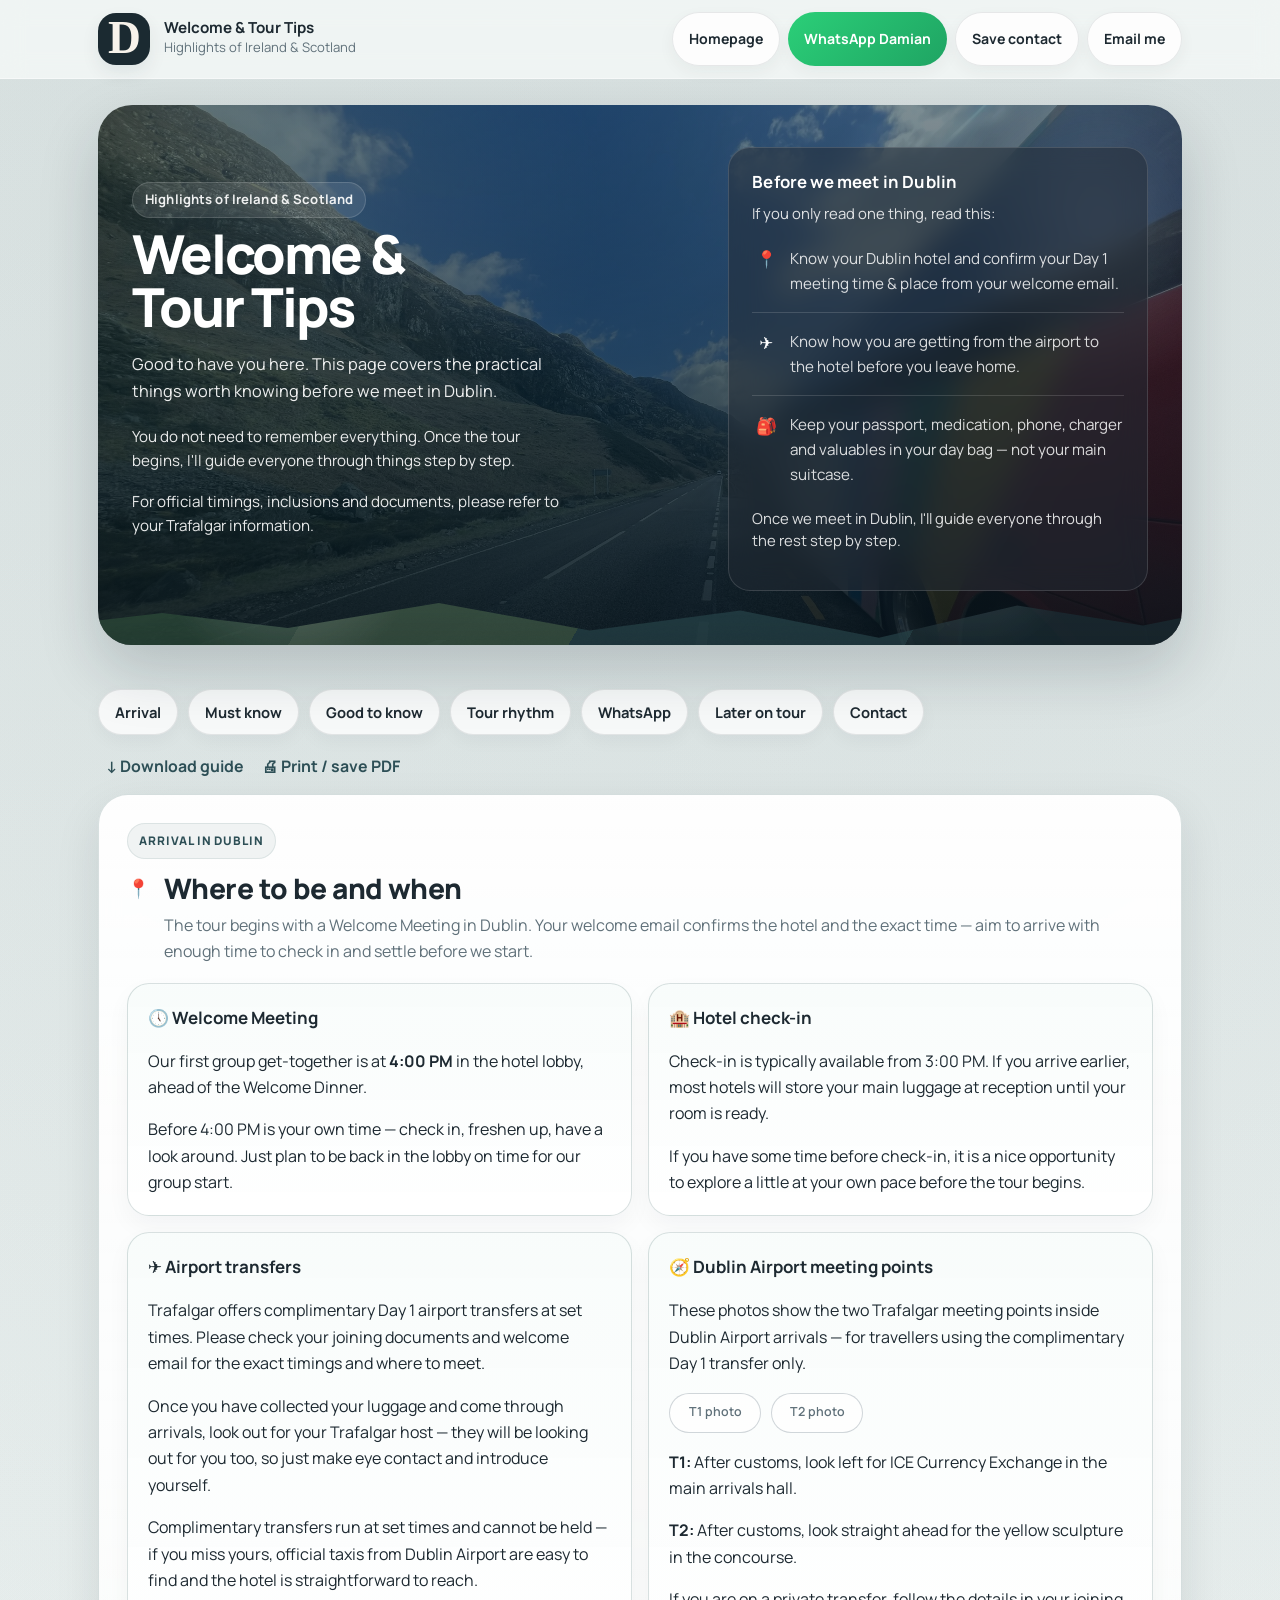
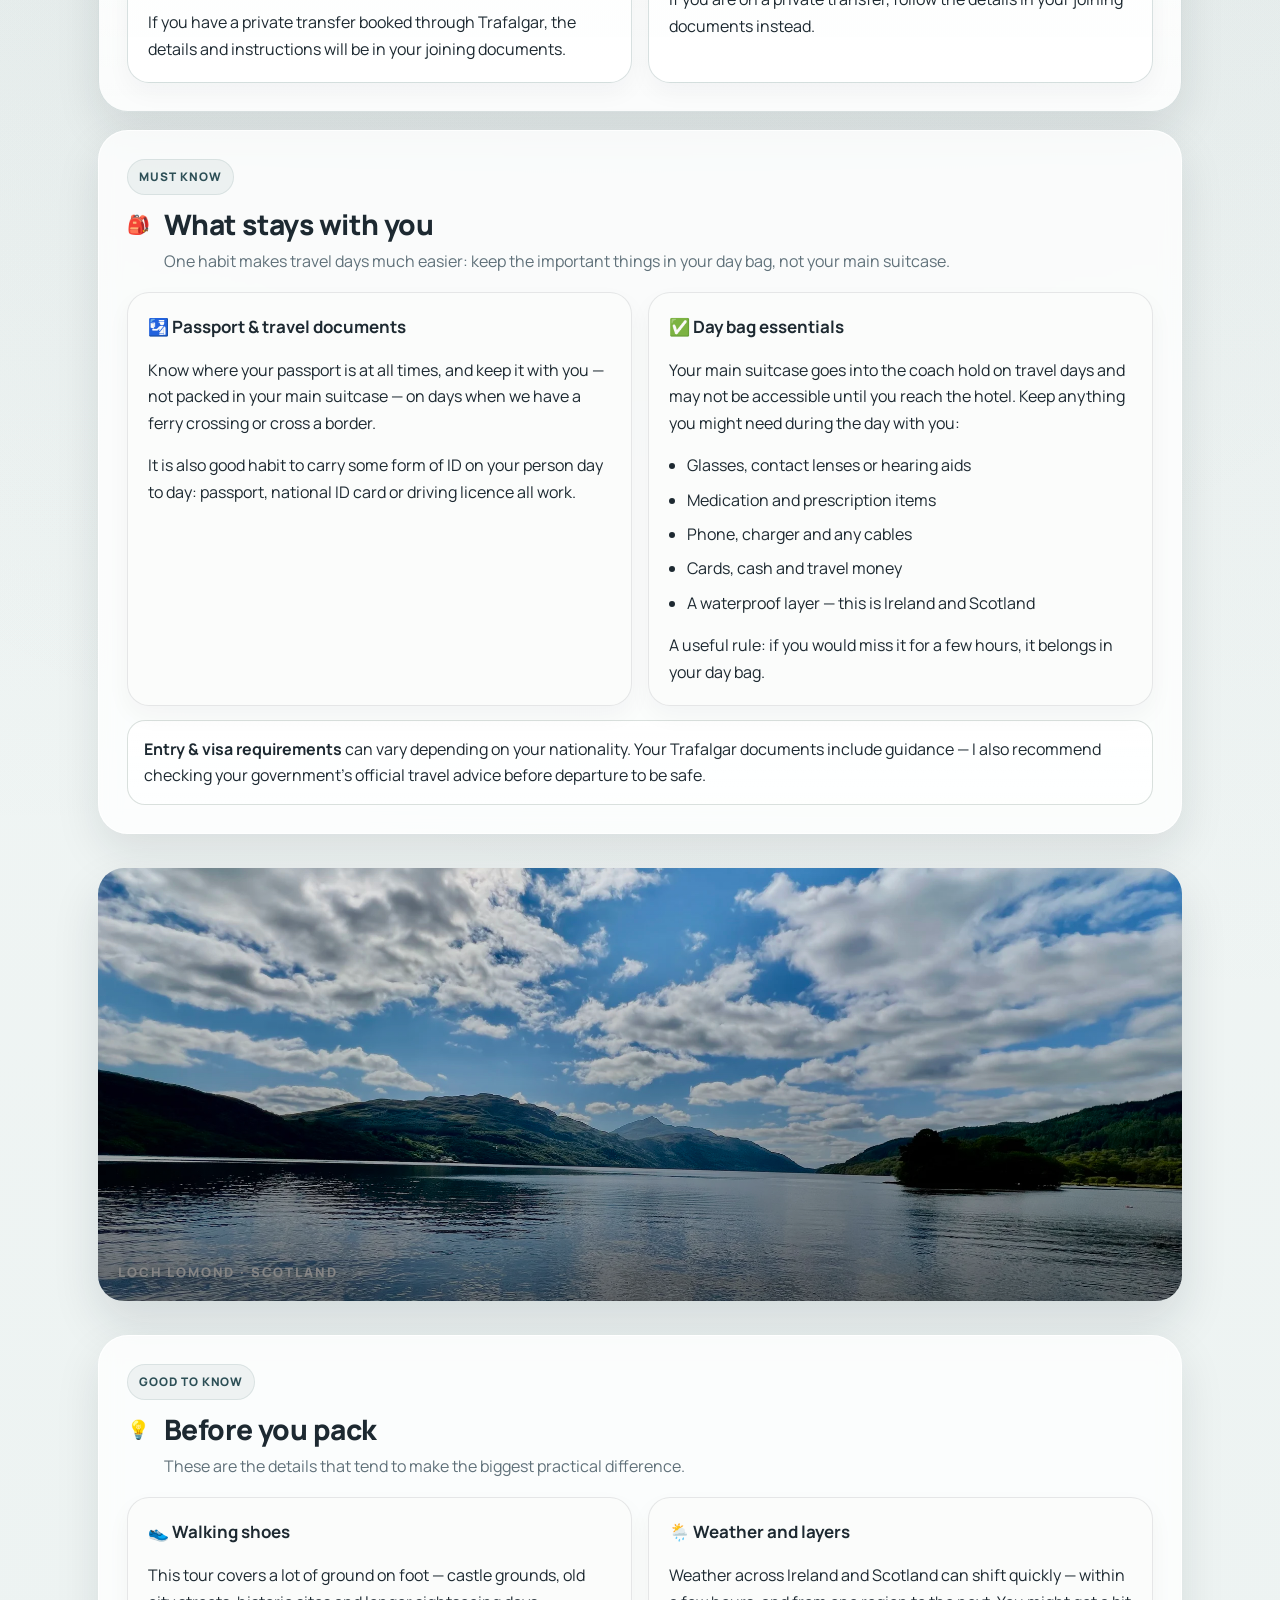
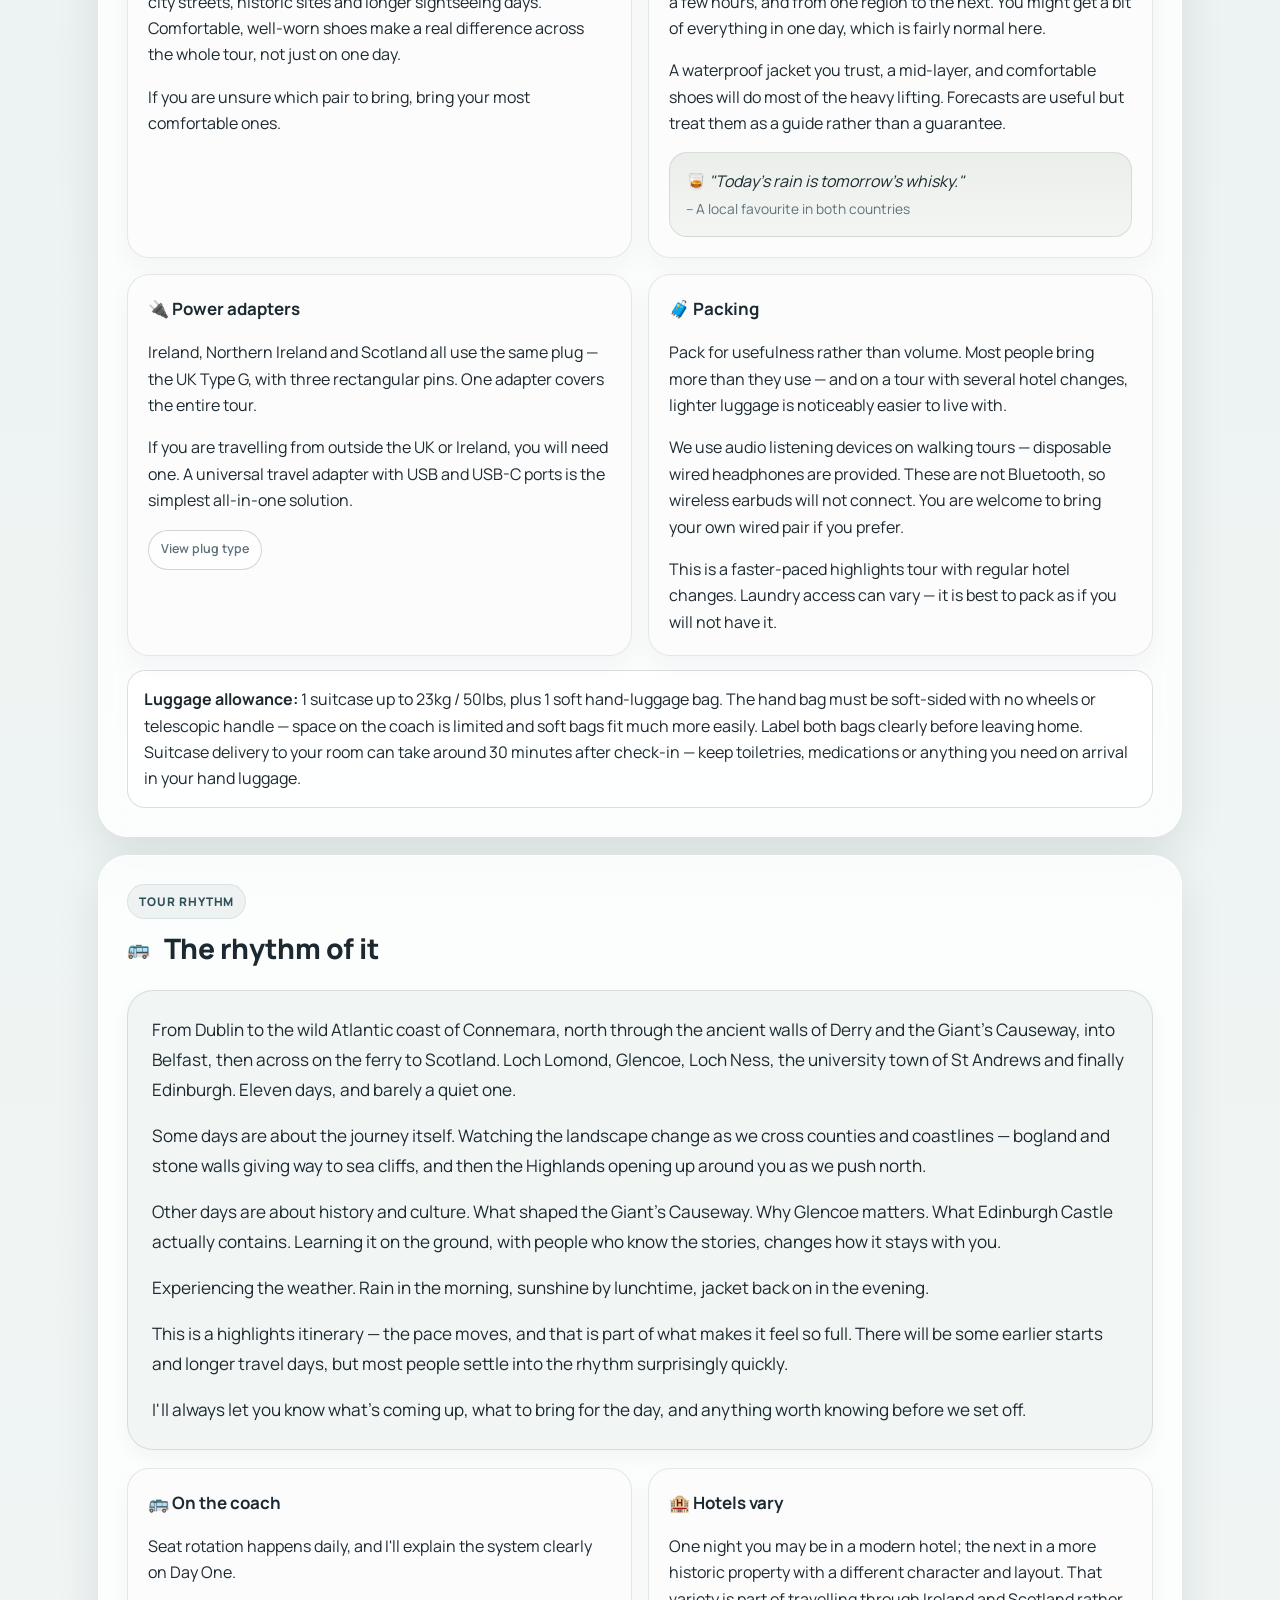
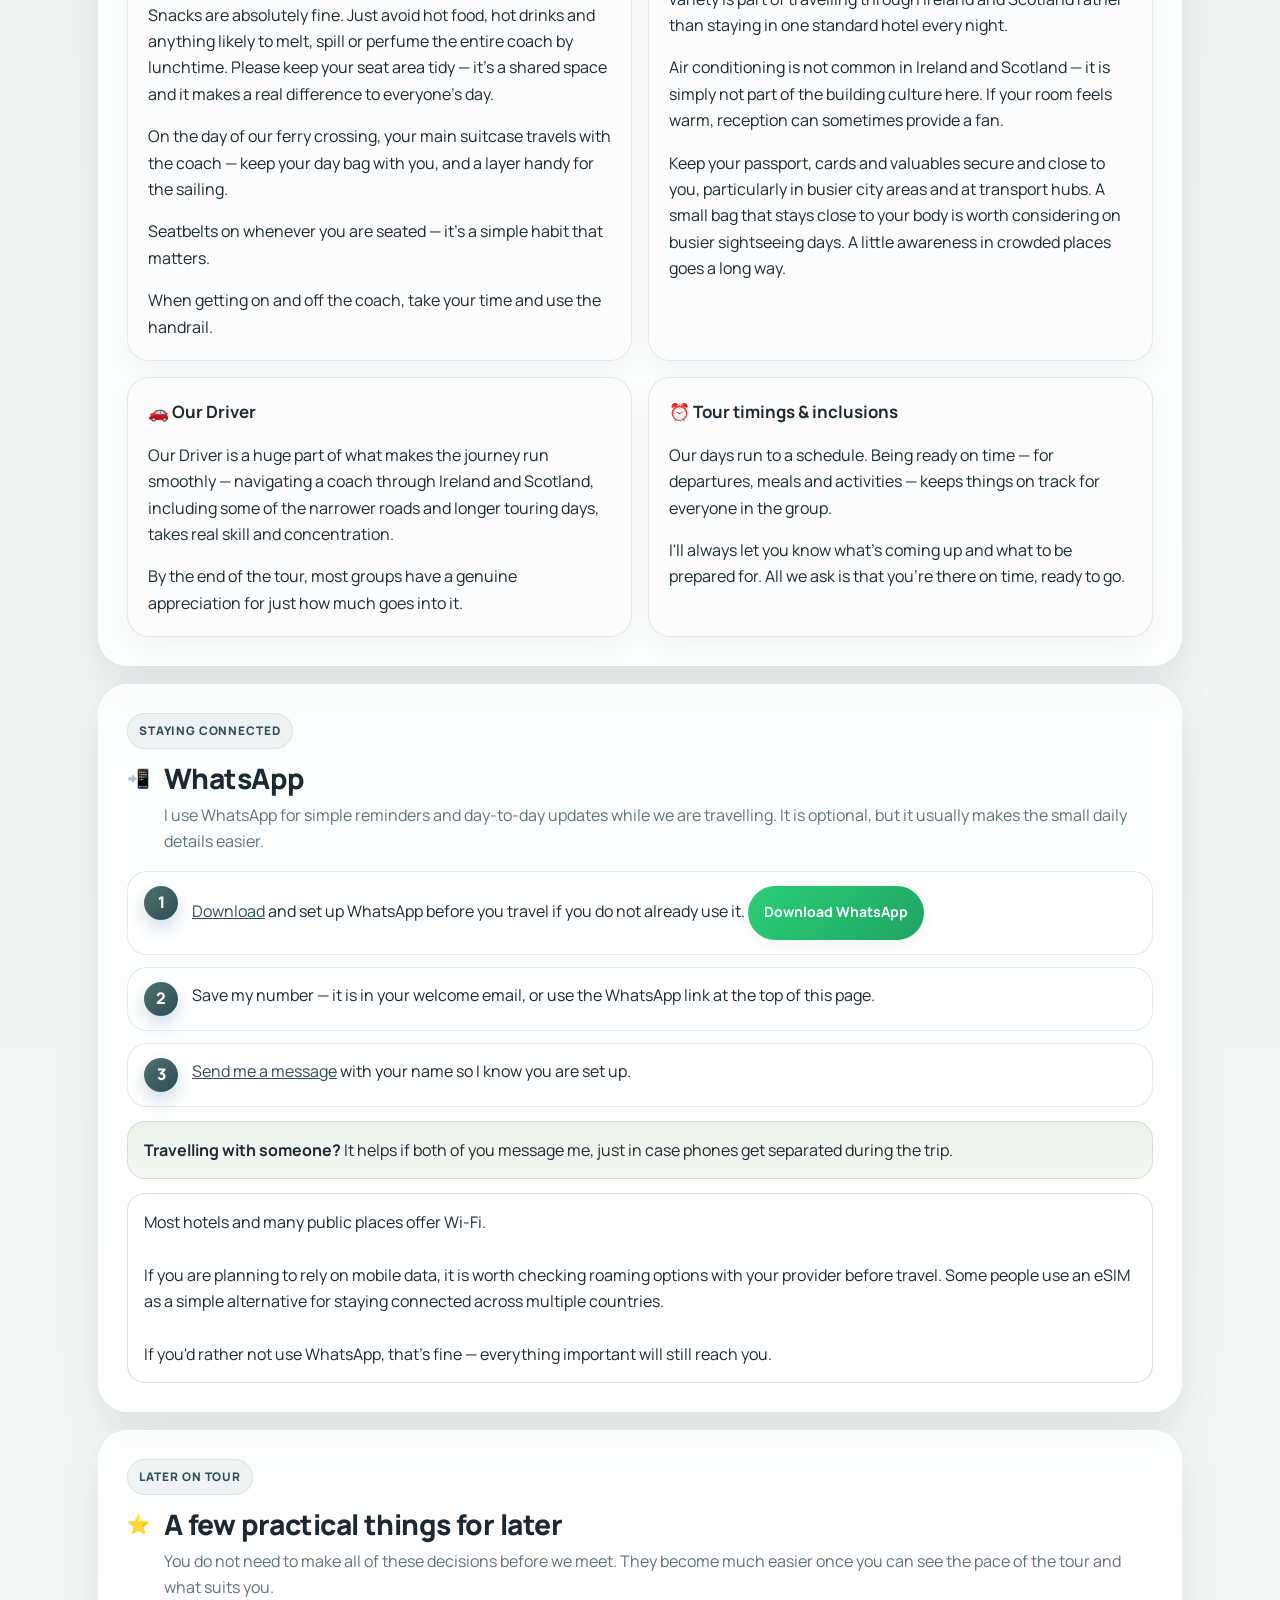
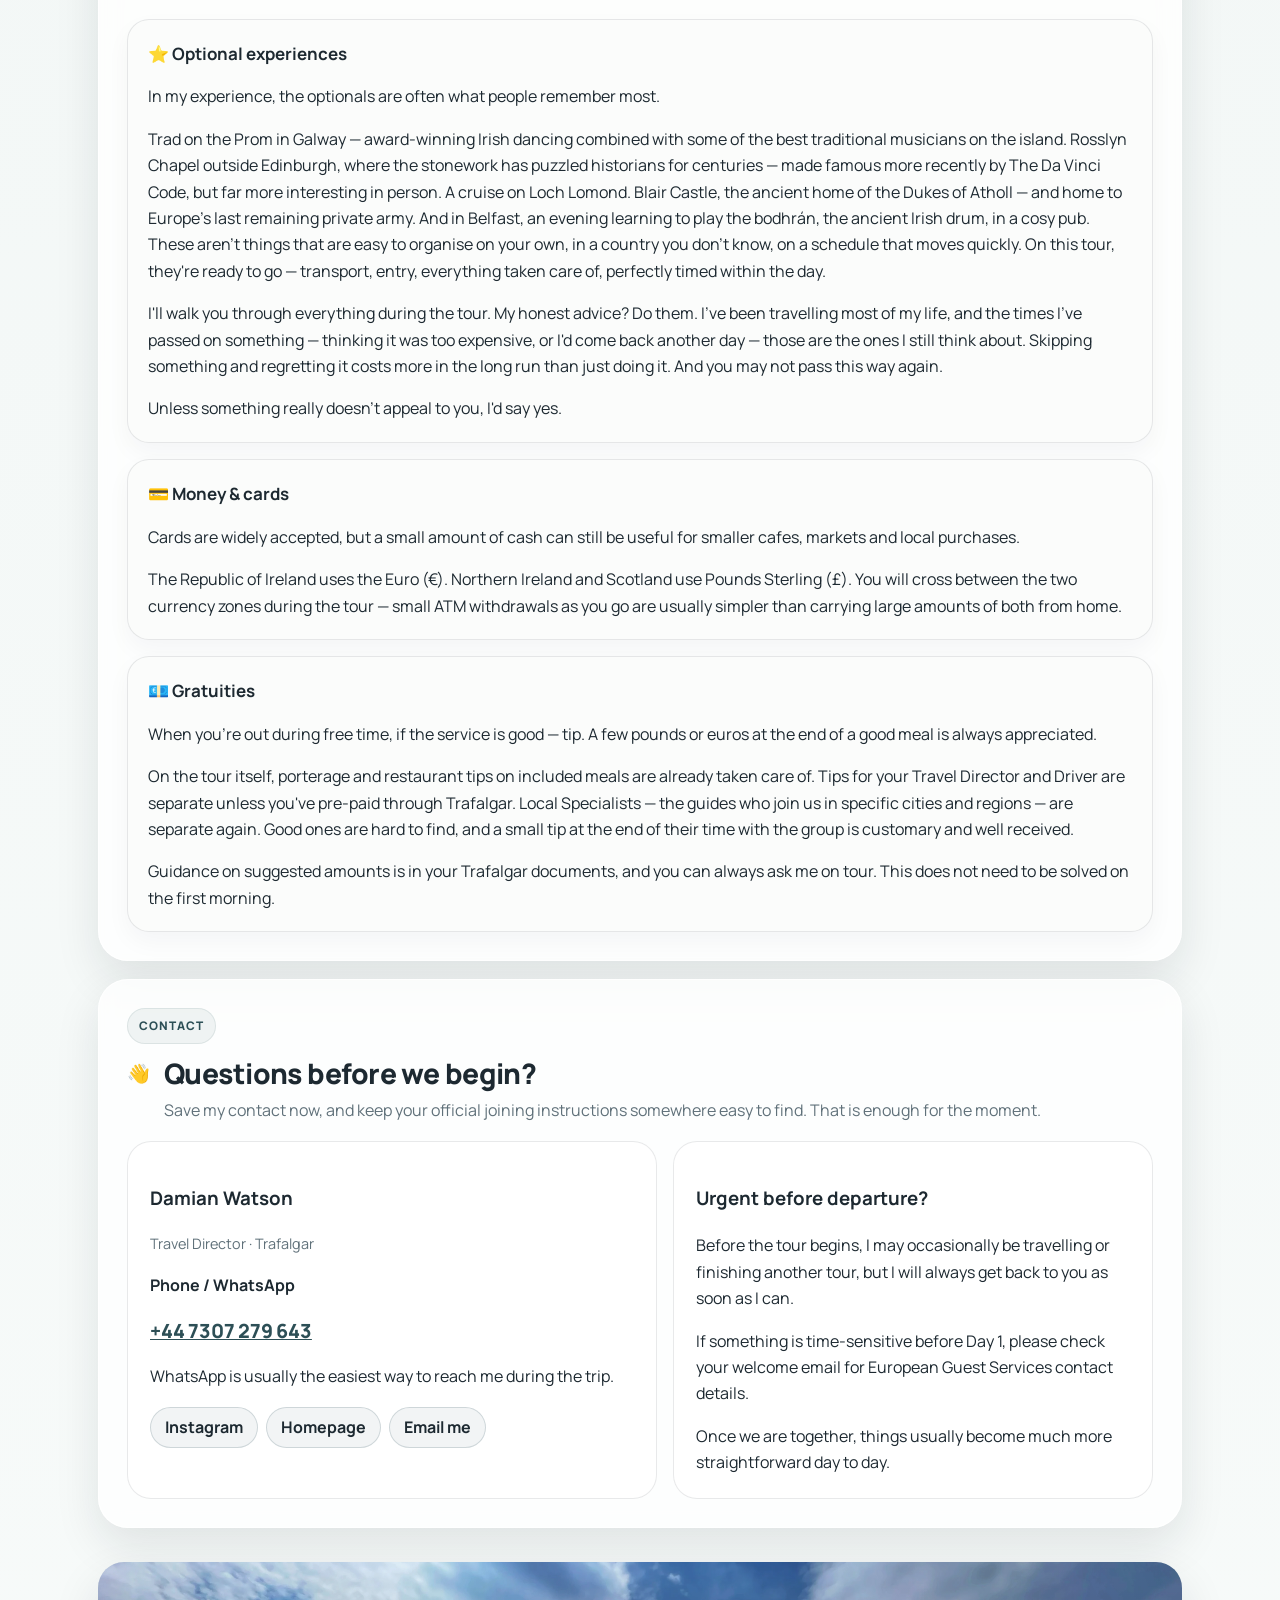
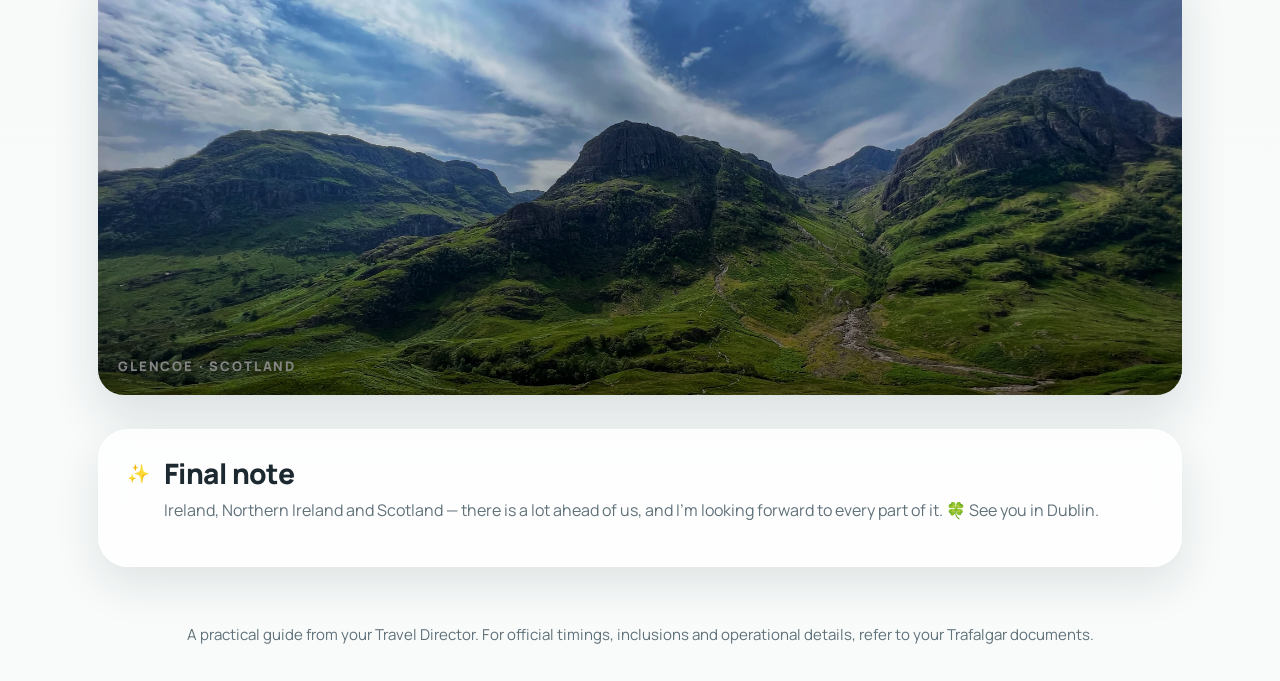
<file: welcome/highlights-of-ireland-and-scotland.html>
<!DOCTYPE html>
<html lang="en">
<head>
  <meta charset="UTF-8" />
  <meta name="viewport" content="width=device-width, initial-scale=1.0" />

  <title>Welcome &amp; Tour Tips | Highlights of Ireland &amp; Scotland</title>
  <meta name="description" content="Welcome &amp; Tour Tips before departure for travellers on Highlights of Ireland &amp; Scotland with Damian Watson." />
  <link rel="canonical" href="https://travelwithdamian.com/welcome/highlights-of-ireland-and-scotland.html" />

  <meta property="og:type" content="website" />
  <meta property="og:url" content="https://travelwithdamian.com/welcome/highlights-of-ireland-and-scotland.html" />
  <meta property="og:title" content="Welcome &amp; Tour Tips | Highlights of Ireland &amp; Scotland" />
  <meta property="og:description" content="Welcome &amp; Tour Tips before departure for travellers on Highlights of Ireland &amp; Scotland with Damian Watson." />
  <meta property="og:image" content="https://travelwithdamian.com/images/three-sisters-glencoe.webp" />

  <meta name="twitter:card" content="summary_large_image" />
  <meta name="twitter:title" content="Welcome &amp; Tour Tips | Highlights of Ireland &amp; Scotland" />
  <meta name="twitter:description" content="Welcome &amp; Tour Tips before departure for travellers on Highlights of Ireland &amp; Scotland with Damian Watson." />
  <meta name="twitter:image" content="https://travelwithdamian.com/images/three-sisters-glencoe.webp" />

  <link rel="stylesheet" href="welcome.css?v=20260629" />
  <link rel="icon" href="../images/favicon-travelwithdamian.svg" type="image/svg+xml">
  <link rel="apple-touch-icon" href="../images/favicon-travelwithdamian.svg">
</head>

<body class="page-bhis page-v2">

<header class="topbar">
  <div class="topbar-inner">
    <div class="brand-lockup">
      <div class="crest"><img src="../images/favicon-travelwithdamian.svg" alt="Travel with Damian logo" /></div>
      <div class="brand-text">
        <strong>Welcome &amp; Tour Tips</strong>
        <span>Highlights of Ireland &amp; Scotland</span>
      </div>
    </div>

    <div class="top-actions">
      <a class="mini-btn" href="../index.html">Homepage</a>
      <a class="mini-btn whatsapp" href="https://wa.me/447307279643" target="_blank" rel="noopener noreferrer">WhatsApp Damian</a>
      <a class="mini-btn" href="damian-watson.vcf">Save contact</a>
      <a class="mini-btn" href="mailto:damian.watson987@gmail.com">Email me</a>
    </div>
  </div>
</header>

<div class="hero-wrap">
  <section class="hero">
    <div class="hero-inner">

      <div class="hero-copy">
        <div class="hero-head">
          <div class="eyebrow">Highlights of Ireland &amp; Scotland</div>
        </div>

        <h1>Welcome &amp; Tour Tips</h1>

        <p class="hero-sub">
          Good to have you here. This page covers the practical things worth knowing before we meet in Dublin.
        </p>

        <p class="hero-support">
          You do not need to remember everything. Once the tour begins, I'll guide everyone through things step by step.
        </p>

        <p class="hero-support">
          For official timings, inclusions and documents, please refer to your Trafalgar information.
        </p>
      </div>

      <aside class="quick-start-card">
        <h2>Before we meet in Dublin</h2>
        <p class="quick-intro">If you only read one thing, read this:</p>

        <div class="quick-item">
          <div class="quick-icon">📍</div>
          <p>Know your Dublin hotel and confirm your Day 1 meeting time &amp; place from your welcome email.</p>
        </div>

        <div class="quick-divider"></div>

        <div class="quick-item">
          <div class="quick-icon">✈️</div>
          <p>Know how you are getting from the airport to the hotel before you leave home.</p>
        </div>

        <div class="quick-divider"></div>

        <div class="quick-item">
          <div class="quick-icon">🎒</div>
          <p>Keep your passport, medication, phone, charger and valuables in your day bag — not your main suitcase.</p>
        </div>

        <p class="quick-intro quick-intro-final">
          Once we meet in Dublin, I'll guide everyone through the rest step by step.
        </p>
      </aside>

    </div>
  </section>
</div>

<main class="wrap">

  <nav class="anchor-nav" aria-label="Page sections">
    <a href="#first-day">Arrival</a>
    <a href="#must-know">Must know</a>
    <a href="#good-to-know">Good to know</a>
    <a href="#rhythm">Tour rhythm</a>
    <a href="#whatsapp">WhatsApp</a>
    <a href="#later">Later on tour</a>
    <a href="#contact">Contact</a>
  </nav>

  <div class="page-tools">
    <a class="page-tool-link" href="highlights-of-ireland-and-scotland.pdf" download>↓ Download guide</a>
    <a class="page-tool-link" href="#" onclick="window.print(); return false;">🖨 Print / save PDF</a>
  </div>

  <section class="section priority-section" id="first-day">
    <div class="section-kicker">ARRIVAL IN DUBLIN</div>

    <div class="section-header">
      <div class="section-icon">📍</div>
      <div>
        <h2>Where to be and when</h2>
        <p class="lede">
          The tour begins with a Welcome Meeting in Dublin. Your welcome email confirms the hotel and the exact time — aim to arrive with enough time to check in and settle before we start.
        </p>
      </div>
    </div>

    <div class="grid arrival-grid">
      <div class="tile priority-tile">
        <h3>🕔 Welcome Meeting</h3>
        <p>Our first group get-together is at <strong>4:00 PM</strong> in the hotel lobby, ahead of the Welcome Dinner.</p>
        <p>Before 4:00 PM is your own time — check in, freshen up, have a look around. Just plan to be back in the lobby on time for our group start.</p>
      </div>

      <div class="tile priority-tile">
        <h3>🏨 Hotel check-in</h3>
        <p>Check-in is typically available from 3:00 PM. If you arrive earlier, most hotels will store your main luggage at reception until your room is ready.</p>
        <p>If you have some time before check-in, it is a nice opportunity to explore a little at your own pace before the tour begins.</p>
      </div>

      <div class="tile priority-tile">
        <h3>✈️ Airport transfers</h3>
        <p>Trafalgar offers complimentary Day 1 airport transfers at set times. Please check your joining documents and welcome email for the exact timings and where to meet.</p>
        <p>Once you have collected your luggage and come through arrivals, look out for your Trafalgar host — they will be looking out for you too, so just make eye contact and introduce yourself.</p>
        <p>Complimentary transfers run at set times and cannot be held — if you miss yours, official taxis from Dublin Airport are easy to find and the hotel is straightforward to reach.</p>
        <p>If you have a private transfer booked through Trafalgar, the details and instructions will be in your joining documents.</p>
      </div>

      <div class="tile priority-tile">
        <h3>🧭 Dublin Airport meeting points</h3>
        <p>These photos show the two Trafalgar meeting points inside Dublin Airport arrivals — for travellers using the complimentary Day 1 transfer only.</p>
        <div class="airport-photo-links" style="margin:12px 0 16px">
          <a class="inline-photo-link" href="#t1-ice-photo">T1 photo</a>
          <a class="inline-photo-link" href="#t2-yellow-photo">T2 photo</a>
        </div>
        <p><strong>T1:</strong> After customs, look left for ICE Currency Exchange in the main arrivals hall.</p>
        <p><strong>T2:</strong> After customs, look straight ahead for the yellow sculpture in the concourse.</p>
        <p>If you are on a private transfer, follow the details in your joining documents instead.</p>
      </div>
    </div>
  </section>

  <section class="section" id="must-know">
    <div class="section-kicker">MUST KNOW</div>

    <div class="section-header">
      <div class="section-icon">🎒</div>
      <div>
        <h2>What stays with you</h2>
        <p class="lede">
          One habit makes travel days much easier: keep the important things in your day bag, not your main suitcase.
        </p>
      </div>
    </div>

    <div class="grid arrival-grid">
      <div class="tile">
        <h3>🛂 Passport &amp; travel documents</h3>
        <p>Know where your passport is at all times, and keep it with you — not packed in your main suitcase — on days when we have a ferry crossing or cross a border.</p>
        <p>It is also good habit to carry some form of ID on your person day to day: passport, national ID card or driving licence all work.</p>
      </div>

      <div class="tile">
        <h3>✅ Day bag essentials</h3>
        <p>Your main suitcase goes into the coach hold on travel days and may not be accessible until you reach the hotel. Keep anything you might need during the day with you:</p>
        <ul class="clean">
          <li>Glasses, contact lenses or hearing aids</li>
          <li>Medication and prescription items</li>
          <li>Phone, charger and any cables</li>
          <li>Cards, cash and travel money</li>
          <li>A waterproof layer — this is Ireland and Scotland</li>
        </ul>
        <p>A useful rule: if you would miss it for a few hours, it belongs in your day bag.</p>
      </div>
    </div>

    <div class="note soft-note">
      <strong>Entry &amp; visa requirements</strong> can vary depending on your nationality. Your Trafalgar documents include guidance — I also recommend checking your government's official travel advice before departure to be safe.
    </div>
  </section>

  <section class="tour-divider">
    <figure class="tour-divider-card">
      <img src="../images/lomond.webp" alt="Loch Lomond at dusk, Scotland" />
      <figcaption>LOCH LOMOND · SCOTLAND</figcaption>
    </figure>
  </section>

  <section class="section" id="good-to-know">
    <div class="section-kicker">GOOD TO KNOW</div>

    <div class="section-header">
      <div class="section-icon">💡</div>
      <div>
        <h2>Before you pack</h2>
        <p class="lede">
          These are the details that tend to make the biggest practical difference.
        </p>
      </div>
    </div>

    <div class="grid">
      <div class="tile">
        <h3>👟 Walking shoes</h3>
        <p>This tour covers a lot of ground on foot — castle grounds, old city streets, historic sites and longer sightseeing days. Comfortable, well-worn shoes make a real difference across the whole tour, not just on one day.</p>
        <p>If you are unsure which pair to bring, bring your most comfortable ones.</p>
      </div>

      <div class="tile">
        <h3>🌦️ Weather and layers</h3>
        <p>Weather across Ireland and Scotland can shift quickly — within a few hours, and from one region to the next. You might get a bit of everything in one day, which is fairly normal here.</p>
        <p>A waterproof jacket you trust, a mid-layer, and comfortable shoes will do most of the heavy lifting. Forecasts are useful but treat them as a guide rather than a guarantee.</p>
        <div class="tip" style="margin-top:14px">
          🥃 <em>"Today's rain is tomorrow's whisky."</em><br>
          <span class="tiny">– A local favourite in both countries</span>
        </div>
      </div>

      <div class="tile">
        <h3>🔌 Power adapters</h3>
        <p>Ireland, Northern Ireland and Scotland all use the same plug — the UK Type G, with three rectangular pins. One adapter covers the entire tour.</p>
        <p>If you are travelling from outside the UK or Ireland, you will need one. A universal travel adapter with USB and USB-C ports is the simplest all-in-one solution.</p>
        <p><a class="inline-photo-link" href="#type-g-photo">View plug type</a></p>
      </div>

      <div class="tile">
        <h3>🧳 Packing</h3>
        <p>Pack for usefulness rather than volume. Most people bring more than they use — and on a tour with several hotel changes, lighter luggage is noticeably easier to live with.</p>
        <p>We use audio listening devices on walking tours — disposable wired headphones are provided. These are not Bluetooth, so wireless earbuds will not connect. You are welcome to bring your own wired pair if you prefer.</p>
        <p>This is a faster-paced highlights tour with regular hotel changes. Laundry access can vary — it is best to pack as if you will not have it.</p>
      </div>
    </div>

    <div class="note soft-note">
      <strong>Luggage allowance:</strong> 1 suitcase up to 23kg / 50lbs, plus 1 soft hand-luggage bag. The hand bag must be soft-sided with no wheels or telescopic handle — space on the coach is limited and soft bags fit much more easily. Label both bags clearly before leaving home. Suitcase delivery to your room can take around 30 minutes after check-in — keep toiletries, medications or anything you need on arrival in your hand luggage.
    </div>
  </section>

  <section class="section" id="rhythm">
    <div class="section-kicker">TOUR RHYTHM</div>

    <div class="section-header">
      <div class="section-icon">🚌</div>
      <div>
        <h2>The rhythm of it</h2>
      </div>
    </div>

    <div class="rhythm-panel">
      <p>
        From Dublin to the wild Atlantic coast of Connemara, north through the ancient walls of Derry and the Giant's Causeway, into Belfast, then across on the ferry to Scotland. Loch Lomond, Glencoe, Loch Ness, the university town of St Andrews and finally Edinburgh. Eleven days, and barely a quiet one.
      </p>
      <p>
        Some days are about the journey itself. Watching the landscape change as we cross counties and coastlines — bogland and stone walls giving way to sea cliffs, and then the Highlands opening up around you as we push north.
      </p>
      <p>
        Other days are about history and culture. What shaped the Giant's Causeway. Why Glencoe matters. What Edinburgh Castle actually contains. Learning it on the ground, with people who know the stories, changes how it stays with you.
      </p>
      <p>
        Experiencing the weather. Rain in the morning, sunshine by lunchtime, jacket back on in the evening.
      </p>
      <p>
        This is a highlights itinerary — the pace moves, and that is part of what makes it feel so full. There will be some earlier starts and longer travel days, but most people settle into the rhythm surprisingly quickly.
      </p>
      <p>
        I'll always let you know what's coming up, what to bring for the day, and anything worth knowing before we set off.
      </p>
    </div>

    <div class="grid">
      <div class="tile">
        <h3>🚌 On the coach</h3>
        <p>Seat rotation happens daily, and I'll explain the system clearly on Day One.</p>
        <p>Snacks are absolutely fine. Just avoid hot food, hot drinks and anything likely to melt, spill or perfume the entire coach by lunchtime. Please keep your seat area tidy — it's a shared space and it makes a real difference to everyone's day.</p>
        <p>On the day of our ferry crossing, your main suitcase travels with the coach — keep your day bag with you, and a layer handy for the sailing.</p>
        <p>Seatbelts on whenever you are seated — it's a simple habit that matters.</p>
        <p>When getting on and off the coach, take your time and use the handrail.</p>
      </div>

      <div class="tile">
        <h3>🏨 Hotels vary</h3>
        <p>One night you may be in a modern hotel; the next in a more historic property with a different character and layout. That variety is part of travelling through Ireland and Scotland rather than staying in one standard hotel every night.</p>
        <p>Air conditioning is not common in Ireland and Scotland — it is simply not part of the building culture here. If your room feels warm, reception can sometimes provide a fan.</p>
        <p>Keep your passport, cards and valuables secure and close to you, particularly in busier city areas and at transport hubs. A small bag that stays close to your body is worth considering on busier sightseeing days. A little awareness in crowded places goes a long way.</p>
      </div>

      <div class="tile">
        <h3>🚗 Our Driver</h3>
        <p>Our Driver is a huge part of what makes the journey run smoothly — navigating a coach through Ireland and Scotland, including some of the narrower roads and longer touring days, takes real skill and concentration.</p>
        <p>By the end of the tour, most groups have a genuine appreciation for just how much goes into it.</p>
      </div>

      <div class="tile">
        <h3>⏰ Tour timings &amp; inclusions</h3>
        <p>Our days run to a schedule. Being ready on time — for departures, meals and activities — keeps things on track for everyone in the group.</p>
        <p>I'll always let you know what's coming up and what to be prepared for. All we ask is that you're there on time, ready to go.</p>
      </div>

    </div>
  </section>

  <section class="section" id="whatsapp">
    <div class="section-kicker">STAYING CONNECTED</div>

    <div class="section-header">
      <div class="section-icon">📲</div>
      <div>
        <h2>WhatsApp</h2>
        <p class="lede">
          I use WhatsApp for simple reminders and day-to-day updates while we are travelling. It is optional, but it usually makes the small daily details easier.
        </p>
      </div>
    </div>

    <ol class="steps calm-steps">
      <li><div class="step-no">1</div><div><a href="https://www.whatsapp.com/download" target="_blank" rel="noopener noreferrer">Download</a> and set up WhatsApp before you travel if you do not already use it. <a class="mini-btn whatsapp" href="https://www.whatsapp.com/download" target="_blank" rel="noopener noreferrer" style="vertical-align:middle">Download WhatsApp</a></div></li>
      <li><div class="step-no">2</div><div>Save my number — it is in your welcome email, or use the WhatsApp link at the top of this page.</div></li>
      <li><div class="step-no">3</div><div><a href="https://wa.me/447307279643" target="_blank" rel="noopener noreferrer">Send me a message</a> with your name so I know you are set up.</div></li>
    </ol>

    <div class="tip">
      <strong>Travelling with someone?</strong> It helps if both of you message me, just in case phones get separated during the trip.
    </div>

    <div class="note soft-note">
      Most hotels and many public places offer Wi-Fi.<br><br>If you are planning to rely on mobile data, it is worth checking roaming options with your provider before travel. Some people use an eSIM as a simple alternative for staying connected across multiple countries.<br><br>If you'd rather not use WhatsApp, that's fine — everything important will still reach you.
    </div>
  </section>

  <section class="section" id="later">
    <div class="section-kicker">LATER ON TOUR</div>

    <div class="section-header">
      <div class="section-icon">⭐</div>
      <div>
        <h2>A few practical things for later</h2>
        <p class="lede">
          You do not need to make all of these decisions before we meet. They become much easier once you can see the pace of the tour and what suits you.
        </p>
      </div>
    </div>

    <div class="grid practical-balance-grid">
      <div class="tile tile-optionals">
        <h3>⭐ Optional experiences</h3>
        <p>In my experience, the optionals are often what people remember most.</p>
        <p>Trad on the Prom in Galway — award-winning Irish dancing combined with some of the best traditional musicians on the island. Rosslyn Chapel outside Edinburgh, where the stonework has puzzled historians for centuries — made famous more recently by The Da Vinci Code, but far more interesting in person. A cruise on Loch Lomond. Blair Castle, the ancient home of the Dukes of Atholl — and home to Europe's last remaining private army. And in Belfast, an evening learning to play the bodhrán, the ancient Irish drum, in a cosy pub. These aren't things that are easy to organise on your own, in a country you don't know, on a schedule that moves quickly. On this tour, they're ready to go — transport, entry, everything taken care of, perfectly timed within the day.</p>
        <p>I'll walk you through everything during the tour. My honest advice? Do them. I've been travelling most of my life, and the times I've passed on something — thinking it was too expensive, or I'd come back another day — those are the ones I still think about. Skipping something and regretting it costs more in the long run than just doing it. And you may not pass this way again.</p>
        <p>Unless something really doesn't appeal to you, I'd say yes.</p>
      </div>

      <div class="tile">
        <h3>💳 Money &amp; cards</h3>
        <p>Cards are widely accepted, but a small amount of cash can still be useful for smaller cafes, markets and local purchases.</p>
        <p>The Republic of Ireland uses the Euro (€). Northern Ireland and Scotland use Pounds Sterling (£). You will cross between the two currency zones during the tour — small ATM withdrawals as you go are usually simpler than carrying large amounts of both from home.</p>
      </div>

      <div class="tile tile-gratuities">
        <h3>💶 Gratuities</h3>
        <p>When you're out during free time, if the service is good — tip. A few pounds or euros at the end of a good meal is always appreciated.</p>
        <p>On the tour itself, porterage and restaurant tips on included meals are already taken care of. Tips for your Travel Director and Driver are separate unless you've pre-paid through Trafalgar. Local Specialists — the guides who join us in specific cities and regions — are separate again. Good ones are hard to find, and a small tip at the end of their time with the group is customary and well received.</p>
        <p>Guidance on suggested amounts is in your Trafalgar documents, and you can always ask me on tour. This does not need to be solved on the first morning.</p>
      </div>
    </div>
  </section>

  <section class="section" id="contact">
    <div class="section-kicker">CONTACT</div>

    <div class="section-header">
      <div class="section-icon">👋</div>
      <div>
        <h2>Questions before we begin?</h2>
        <p class="lede">
          Save my contact now, and keep your official joining instructions somewhere easy to find. That is enough for the moment.
        </p>
      </div>
    </div>

    <div class="contact-grid">
      <div class="contact-card">
        <h3>Damian Watson</h3>
        <p style="margin:0 0 14px;color:var(--muted);font-size:.9rem">Travel Director · Trafalgar</p>
        <p><strong>Phone / WhatsApp</strong></p>
        <p class="big-contact"><a href="https://wa.me/447307279643" target="_blank" rel="noopener noreferrer">+44 7307 279 643</a></p>
        <p>WhatsApp is usually the easiest way to reach me during the trip.</p>

        <div class="contact-pill-row">
          <a class="contact-pill" href="https://www.instagram.com/damian_travel_/" target="_blank" rel="noopener noreferrer">Instagram</a>
          <a class="contact-pill" href="https://travelwithdamian.com" target="_blank" rel="noopener noreferrer">Homepage</a>
          <a class="contact-pill" href="mailto:damian.watson987@gmail.com">Email me</a>
        </div>
      </div>

      <div class="contact-card contact-card-egs">
        <h3>Urgent before departure?</h3>
        <p>Before the tour begins, I may occasionally be travelling or finishing another tour, but I will always get back to you as soon as I can.</p>
        <p>If something is time-sensitive before Day 1, please check your welcome email for European Guest Services contact details.</p>
        <p>Once we are together, things usually become much more straightforward day to day.</p>
      </div>
    </div>
  </section>

  <section class="tour-divider">
    <figure class="tour-divider-card">
      <img src="images/three-sisters-glencoe.webp" alt="The Three Sisters of Glencoe, Scottish Highlands" />
      <figcaption>GLENCOE · SCOTLAND</figcaption>
    </figure>
  </section>

  <section class="section">
    <div class="section-header">
      <div class="section-icon">✨</div>
      <div>
        <h2>Final note</h2>
        <p class="lede">
          Ireland, Northern Ireland and Scotland — there is a lot ahead of us, and I'm looking forward to every part of it. 🍀 See you in Dublin.
        </p>
      </div>
    </div>
  </section>

  <aside id="t1-ice-photo" class="image-modal" aria-labelledby="t1-ice-title" aria-modal="true" role="dialog">
    <a class="image-modal-backdrop" href="#first-day" aria-label="Close"></a>
    <figure class="image-modal-panel">
      <figcaption id="t1-ice-title">Terminal 1 meeting point: ICE Currency Exchange — after baggage reclaim and customs, on your left in Arrivals</figcaption>
      <img class="image-modal-img-t1" src="images/T1_ICE_Currency_Landside_Arrivals_T1_.jpg" alt="ICE Currency Exchange counter in Dublin Airport Terminal 1 Arrivals area." />
      <a class="image-modal-close" href="#first-day" aria-label="Close popup">Close</a>
    </figure>
  </aside>

  <aside id="t2-yellow-photo" class="image-modal" aria-labelledby="t2-yellow-title" aria-modal="true" role="dialog">
    <a class="image-modal-backdrop" href="#first-day" aria-label="Close"></a>
    <figure class="image-modal-panel">
      <figcaption id="t2-yellow-title">Terminal 2 meeting point: yellow sculpture in the main concourse, straight ahead after arrivals doors</figcaption>
      <img src="images/T2_Yellow_Sculpture.jpg" alt="Yellow sculpture in Dublin Airport Terminal 2 arrivals concourse." />
      <a class="image-modal-close" href="#first-day" aria-label="Close popup">Close</a>
    </figure>
  </aside>

  <aside id="type-g-photo" class="image-modal" aria-labelledby="type-g-title" aria-modal="true" role="dialog">
    <a class="image-modal-backdrop" href="#good-to-know" aria-label="Close"></a>
    <figure class="image-modal-panel">
      <figcaption id="type-g-title">
        UK Type G adapter reference (three rectangular prongs)
        <span class="modal-ref-links">
          <a href="https://www.worldstandards.eu/electricity/plug-voltage-by-country/ireland/" target="_blank" rel="noopener noreferrer">Ireland reference</a>
          <a href="https://www.worldstandards.eu/electricity/plug-voltage-by-country/uk/" target="_blank" rel="noopener noreferrer">UK reference</a>
        </span>
      </figcaption>
      <img src="images/electricity-tiles-type-G.jpg" alt="UK and Ireland Type G plug and socket reference tiles." />
      <a class="image-modal-close" href="#good-to-know" aria-label="Close popup">Close</a>
    </figure>
  </aside>

</main>

<footer class="footer">
  A practical guide from your Travel Director. For official timings, inclusions and operational details, refer to your Trafalgar documents.
</footer>

<script>
  const topbar = document.querySelector('.topbar');
  const syncTopbar = () => {
    topbar?.classList.toggle('is-scrolled', window.scrollY > 12);
  };
  syncTopbar();
  window.addEventListener('scroll', syncTopbar, { passive: true });
</script>

<script>
  document.addEventListener('click', function(e) {
    var a = e.target.closest('a');
    if (!a) return;
    var href = a.getAttribute('href') || '';
    if (href.startsWith('#t1-') || href.startsWith('#t2-') || href.startsWith('#type-g')) {
      e.preventDefault();
      location.replace(href);
      return;
    }
    if (a.classList.contains('image-modal-backdrop') || a.classList.contains('image-modal-close')) {
      e.preventDefault();
      location.replace(location.pathname + location.search + '#_');
      history.replaceState(null, '', location.pathname + location.search);
    }
  });
  document.addEventListener('keydown', function(e) {
    if (e.key === 'Escape' && location.hash) {
      location.replace(location.pathname + location.search + '#_');
      history.replaceState(null, '', location.pathname + location.search);
    }
  });
</script>

</body>
</html>
</file>
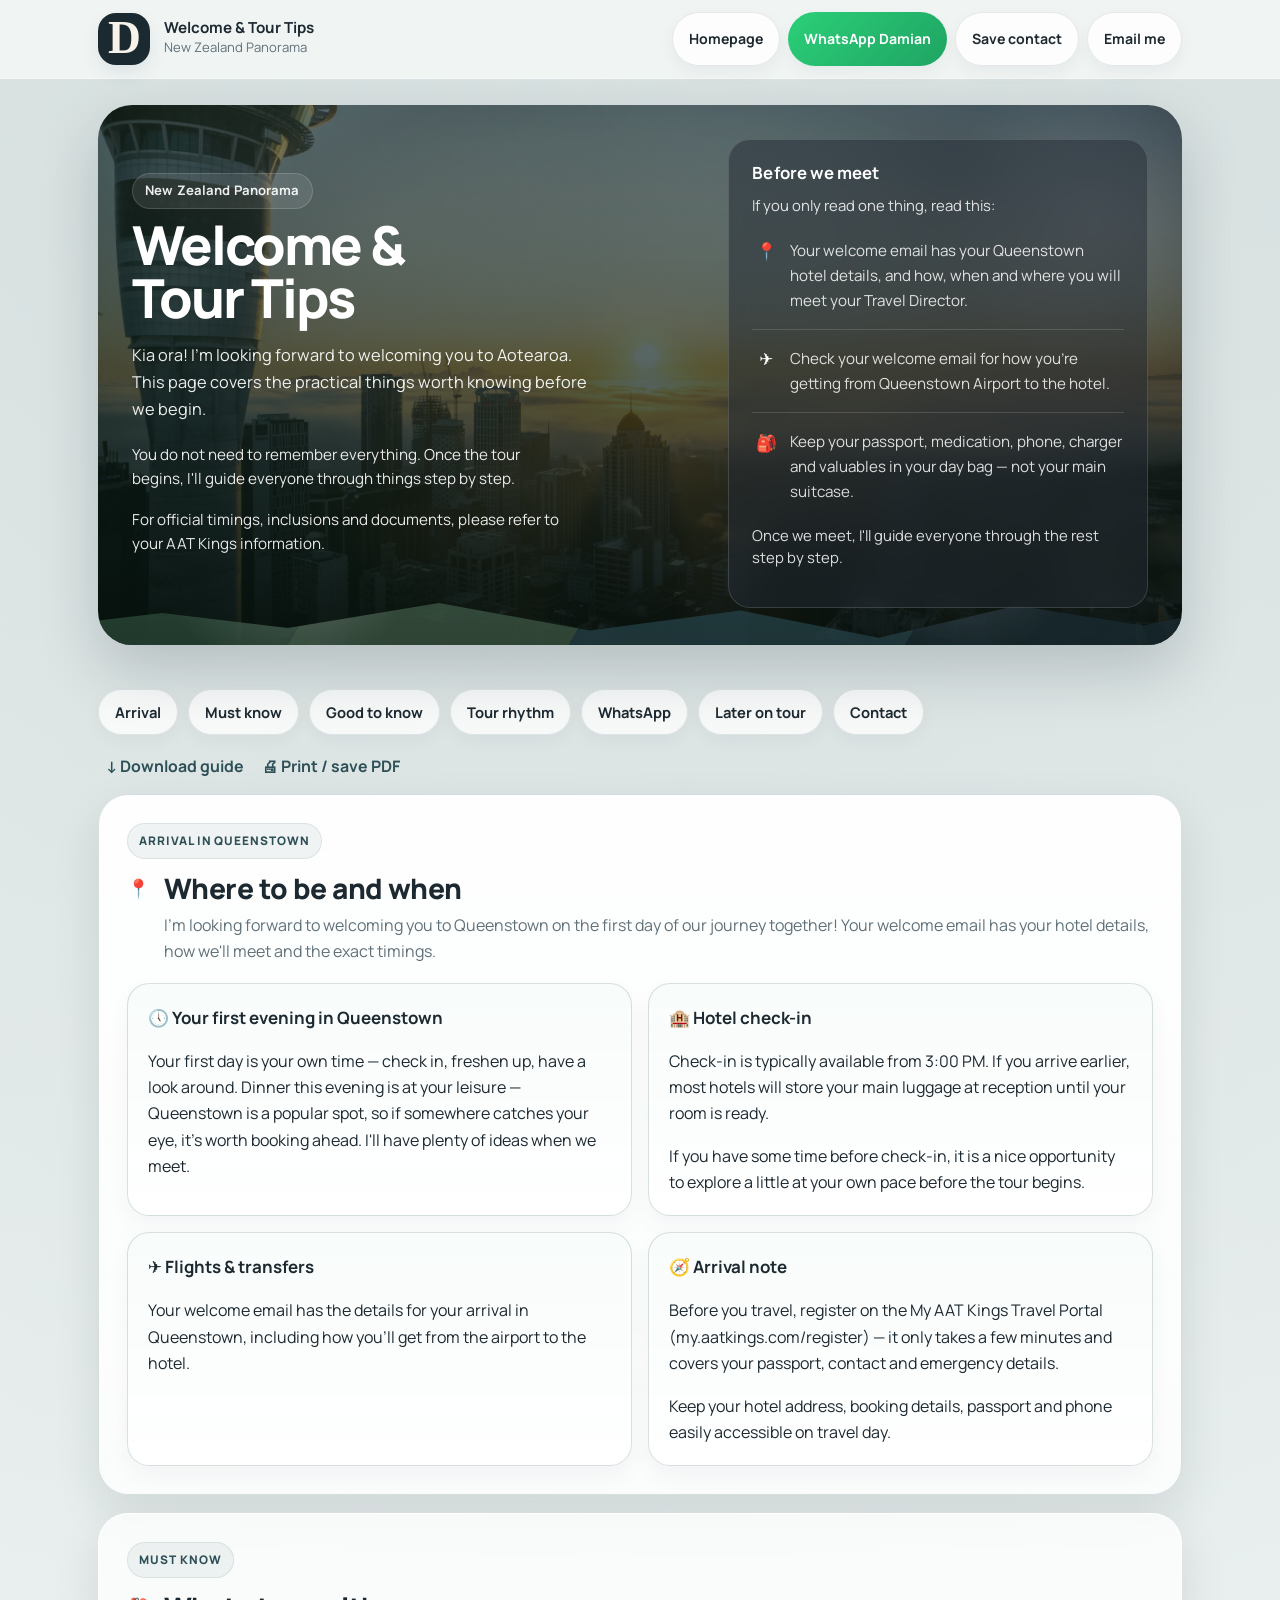
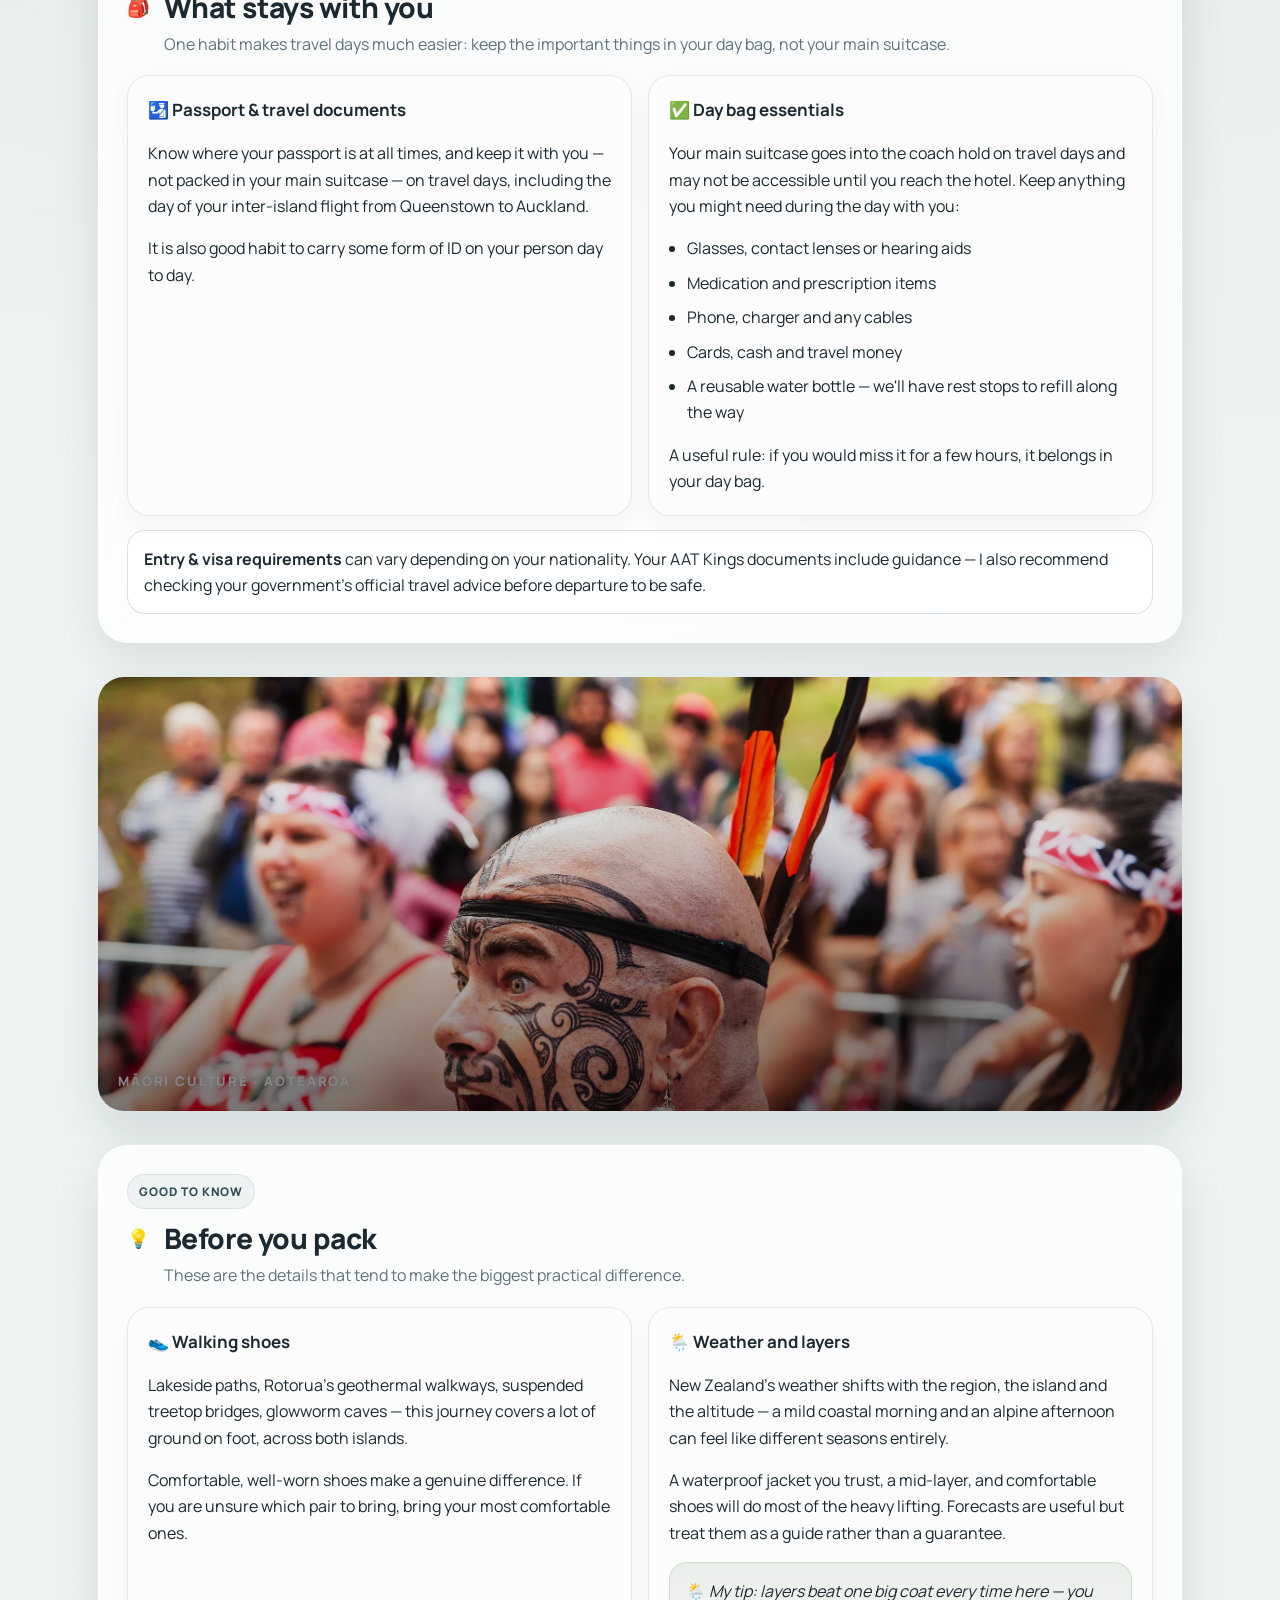
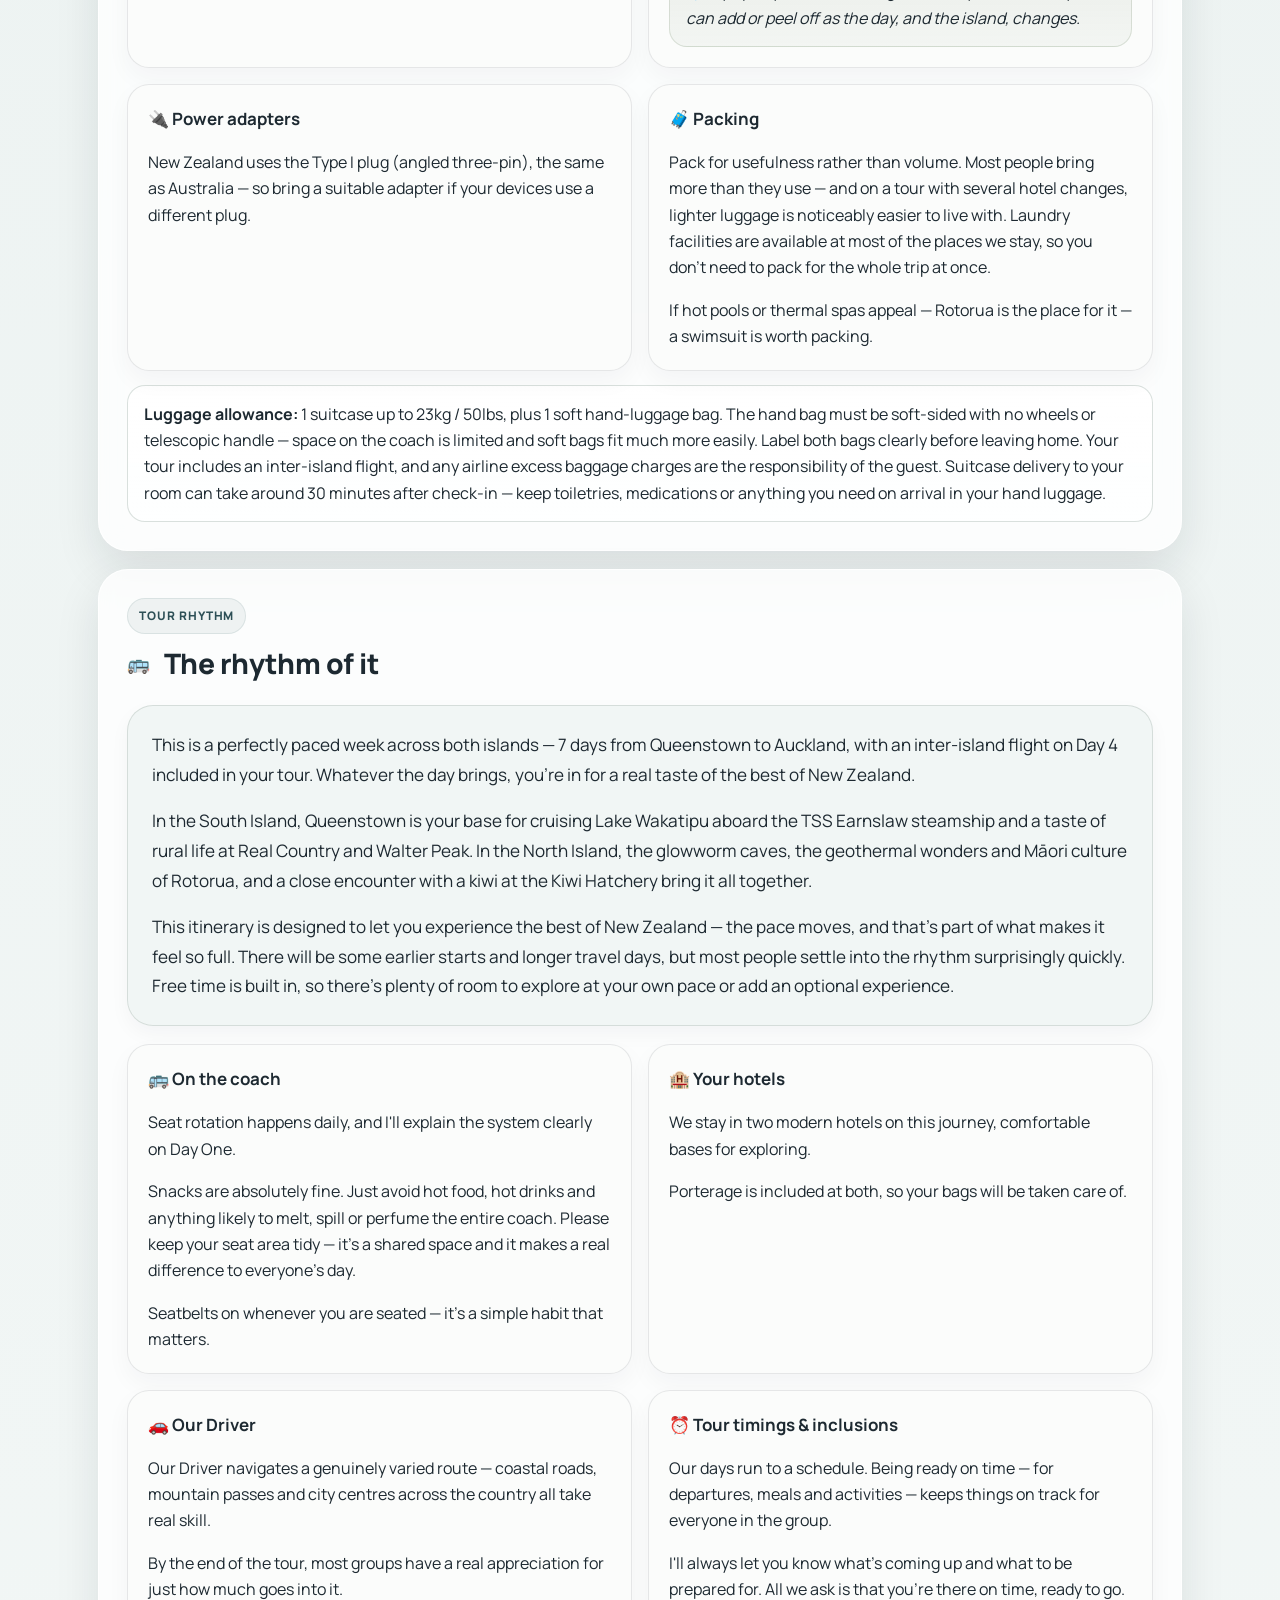
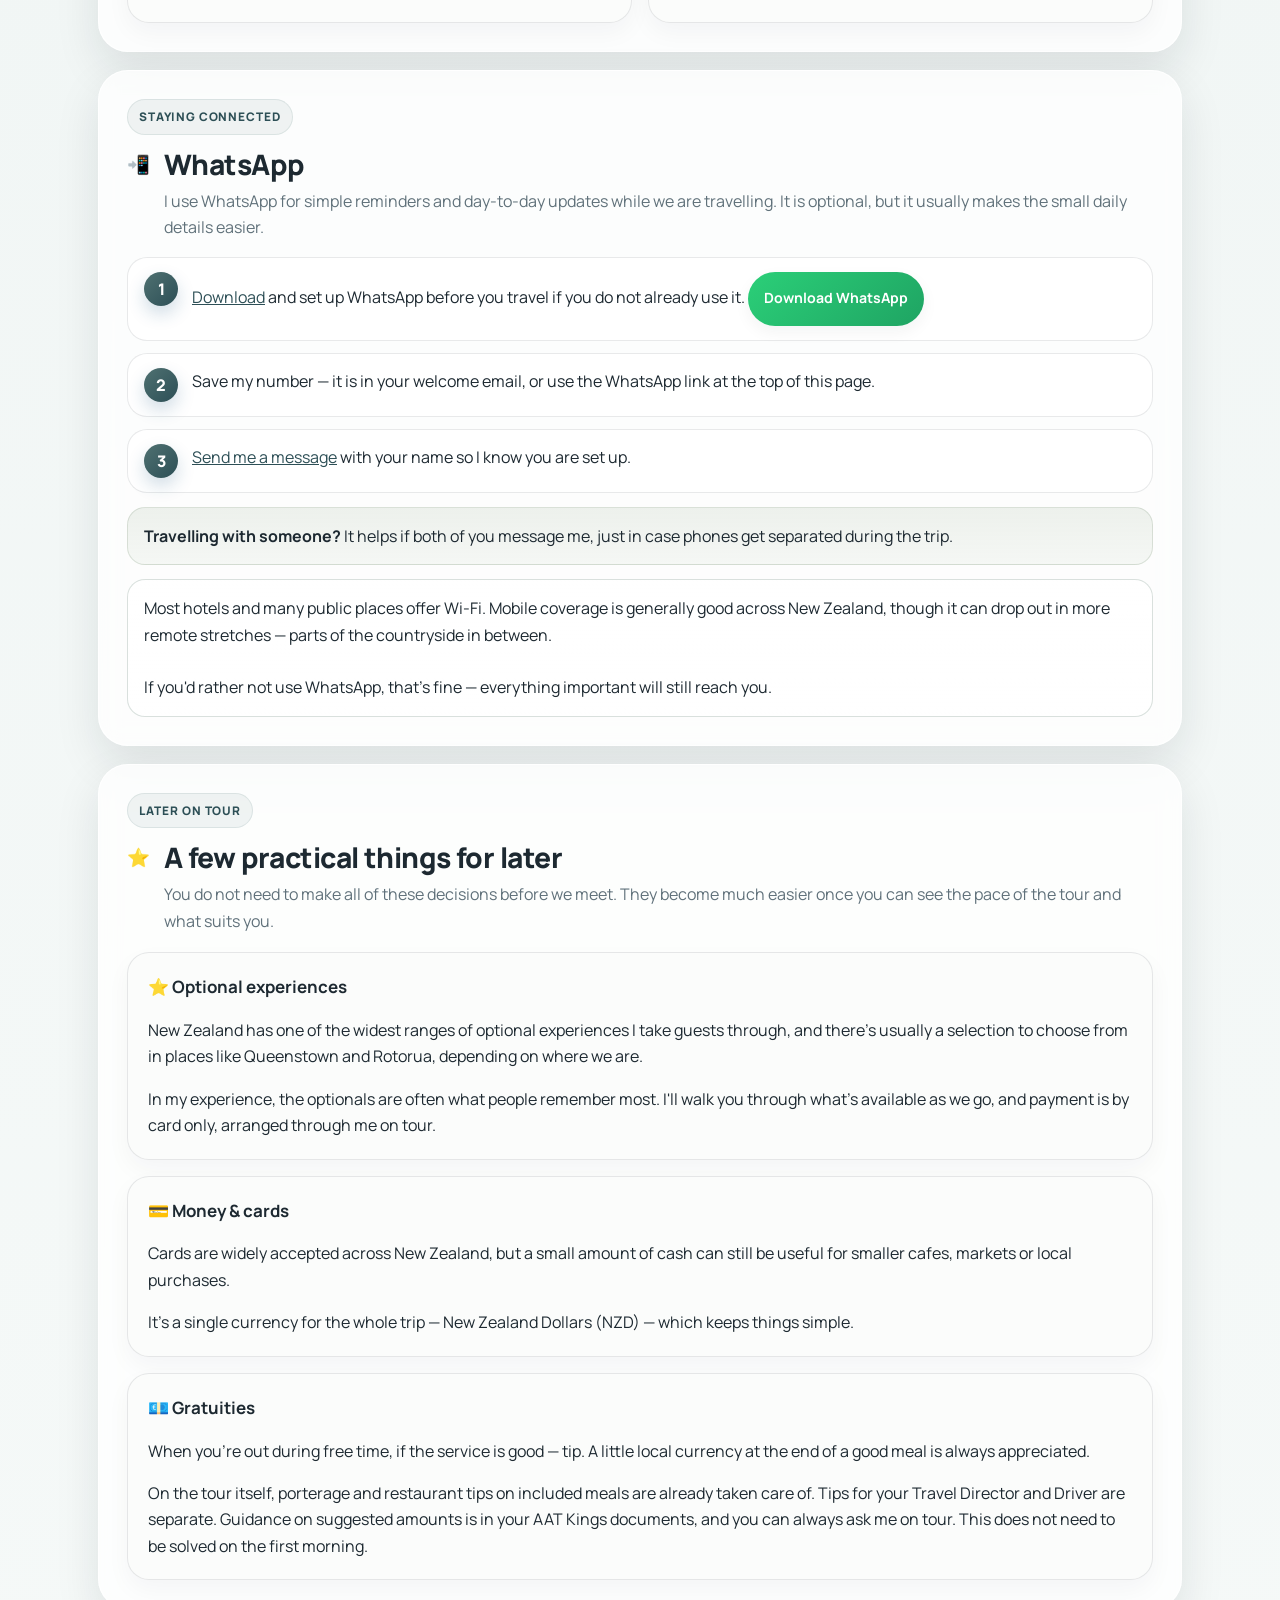
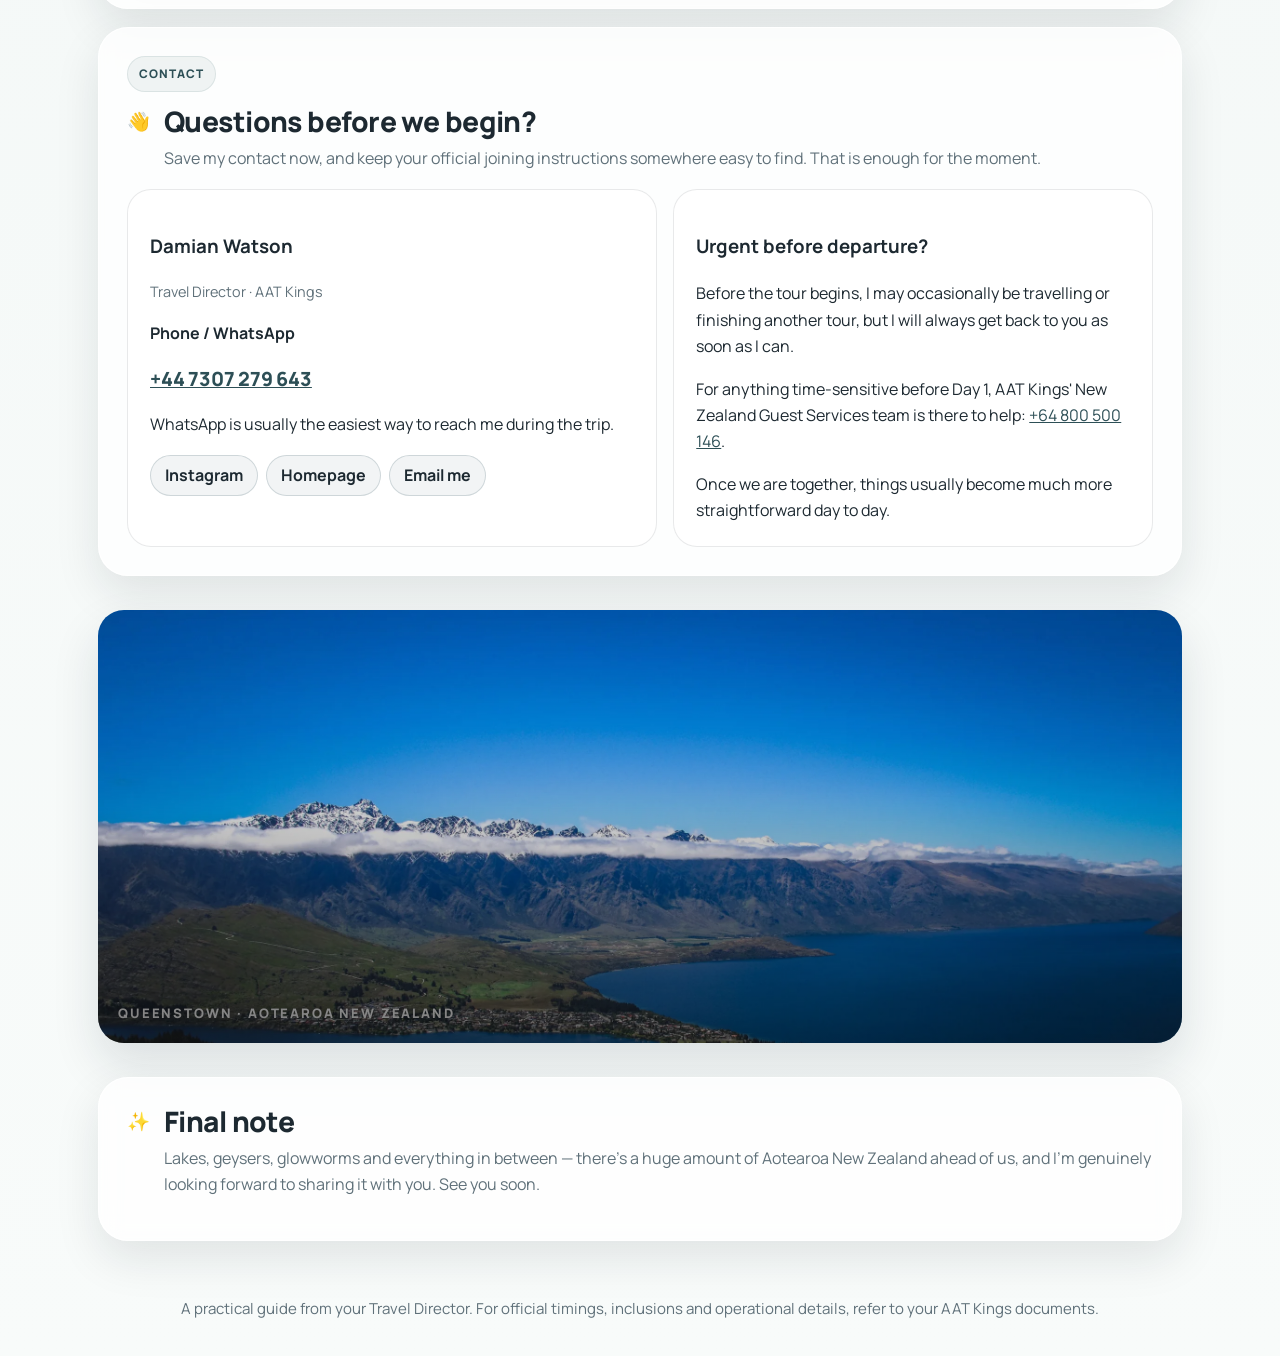
<file: welcome/new-zealand-panorama.html>
<!DOCTYPE html>
<html lang="en">
<head>
  <meta charset="UTF-8" />
  <meta name="viewport" content="width=device-width, initial-scale=1.0" />

  <title>Welcome &amp; Tour Tips | New Zealand Panorama</title>
  <meta name="description" content="Welcome &amp; Tour Tips before departure for travellers on New Zealand Panorama with Damian Watson." />
  <link rel="canonical" href="https://travelwithdamian.com/welcome/new-zealand-panorama.html" />

  <meta property="og:type" content="website" />
  <meta property="og:url" content="https://travelwithdamian.com/welcome/new-zealand-panorama.html" />
  <meta property="og:title" content="Welcome &amp; Tour Tips | New Zealand Panorama" />
  <meta property="og:description" content="Welcome &amp; Tour Tips before departure for travellers on New Zealand Panorama with Damian Watson." />
  <meta property="og:image" content="https://travelwithdamian.com/images/nz-auckland-skyline.webp" />

  <meta name="twitter:card" content="summary_large_image" />
  <meta name="twitter:title" content="Welcome &amp; Tour Tips | New Zealand Panorama" />
  <meta name="twitter:description" content="Welcome &amp; Tour Tips before departure for travellers on New Zealand Panorama with Damian Watson." />
  <meta name="twitter:image" content="https://travelwithdamian.com/images/nz-auckland-skyline.webp" />

  <link rel="stylesheet" href="welcome.css?v=20261010" />
  <link rel="icon" href="../images/favicon-travelwithdamian.svg" type="image/svg+xml">
  <link rel="apple-touch-icon" href="../images/favicon-travelwithdamian.svg">
</head>

<body class="page-nz page-v2">

<header class="topbar">
  <div class="topbar-inner">
    <div class="brand-lockup">
      <div class="crest"><img src="../images/favicon-travelwithdamian.svg" alt="Travel with Damian logo" /></div>
      <div class="brand-text">
        <strong>Welcome &amp; Tour Tips</strong>
        <span>New Zealand Panorama</span>
      </div>
    </div>

    <div class="top-actions">
      <a class="mini-btn" href="../index.html">Homepage</a>
      <a class="mini-btn whatsapp" href="https://wa.me/447307279643" target="_blank" rel="noopener noreferrer">WhatsApp Damian</a>
      <a class="mini-btn" href="damian-watson.vcf">Save contact</a>
      <a class="mini-btn" href="mailto:damian.watson987@gmail.com">Email me</a>
    </div>
  </div>
</header>

<div class="hero-wrap">
  <section class="hero">
    <div class="hero-inner">

      <div class="hero-copy">
        <div class="hero-head">
          <div class="eyebrow">New Zealand Panorama</div>
        </div>

        <h1>Welcome &amp; Tour Tips</h1>

        <p class="hero-sub">
          Kia ora! I'm looking forward to welcoming you to Aotearoa. This page covers the practical things worth knowing before we begin.
        </p>

        <p class="hero-support">
          You do not need to remember everything. Once the tour begins, I'll guide everyone through things step by step.
        </p>

        <p class="hero-support">
          For official timings, inclusions and documents, please refer to your AAT Kings information.
        </p>
      </div>

      <aside class="quick-start-card">
        <h2>Before we meet</h2>
        <p class="quick-intro">If you only read one thing, read this:</p>

        <div class="quick-item">
          <div class="quick-icon">📍</div>
          <p>Your welcome email has your Queenstown hotel details, and how, when and where you will meet your Travel Director.</p>
        </div>

        <div class="quick-divider"></div>

        <div class="quick-item">
          <div class="quick-icon">✈️</div>
          <p>Check your welcome email for how you're getting from Queenstown Airport to the hotel.</p>
        </div>

        <div class="quick-divider"></div>

        <div class="quick-item">
          <div class="quick-icon">🎒</div>
          <p>Keep your passport, medication, phone, charger and valuables in your day bag — not your main suitcase.</p>
        </div>

        <p class="quick-intro quick-intro-final">
          Once we meet, I'll guide everyone through the rest step by step.
        </p>
      </aside>

    </div>
  </section>
</div>

<main class="wrap">

  <nav class="anchor-nav" aria-label="Page sections">
    <a href="#first-day">Arrival</a>
    <a href="#must-know">Must know</a>
    <a href="#good-to-know">Good to know</a>
    <a href="#rhythm">Tour rhythm</a>
    <a href="#whatsapp">WhatsApp</a>
    <a href="#later">Later on tour</a>
    <a href="#contact">Contact</a>
  </nav>

  <div class="page-tools">
    <a class="page-tool-link" href="new-zealand-panorama.pdf" download>↓ Download guide</a>
    <a class="page-tool-link" href="#" onclick="window.print(); return false;">🖨 Print / save PDF</a>
  </div>

  <section class="section priority-section" id="first-day">
    <div class="section-kicker">ARRIVAL IN QUEENSTOWN</div>

    <div class="section-header">
      <div class="section-icon">📍</div>
      <div>
        <h2>Where to be and when</h2>
        <p class="lede">
          I'm looking forward to welcoming you to Queenstown on the first day of our journey together! Your welcome email has your hotel details, how we'll meet and the exact timings.
        </p>
      </div>
    </div>

    <div class="grid arrival-grid">
      <div class="tile priority-tile">
        <h3>🕔 Your first evening in Queenstown</h3>
        <p>Your first day is your own time — check in, freshen up, have a look around. Dinner this evening is at your leisure — Queenstown is a popular spot, so if somewhere catches your eye, it's worth booking ahead. I'll have plenty of ideas when we meet.</p>
      </div>

      <div class="tile priority-tile">
        <h3>🏨 Hotel check-in</h3>
        <p>Check-in is typically available from 3:00 PM. If you arrive earlier, most hotels will store your main luggage at reception until your room is ready.</p>
        <p>If you have some time before check-in, it is a nice opportunity to explore a little at your own pace before the tour begins.</p>
      </div>

      <div class="tile priority-tile">
        <h3>✈️ Flights &amp; transfers</h3>
        <p>Your welcome email has the details for your arrival in Queenstown, including how you'll get from the airport to the hotel.</p>
      </div>

      <div class="tile priority-tile">
        <h3>🧭 Arrival note</h3>
        <p>Before you travel, register on the My AAT Kings Travel Portal (my.aatkings.com/register) — it only takes a few minutes and covers your passport, contact and emergency details.</p>
        <p>Keep your hotel address, booking details, passport and phone easily accessible on travel day.</p>
      </div>
    </div>
  </section>

  <section class="section" id="must-know">
    <div class="section-kicker">MUST KNOW</div>

    <div class="section-header">
      <div class="section-icon">🎒</div>
      <div>
        <h2>What stays with you</h2>
        <p class="lede">
          One habit makes travel days much easier: keep the important things in your day bag, not your main suitcase.
        </p>
      </div>
    </div>

    <div class="grid arrival-grid">
      <div class="tile">
        <h3>🛂 Passport &amp; travel documents</h3>
        <p>Know where your passport is at all times, and keep it with you — not packed in your main suitcase — on travel days, including the day of your inter-island flight from Queenstown to Auckland.</p>
        <p>It is also good habit to carry some form of ID on your person day to day.</p>
      </div>

      <div class="tile">
        <h3>✅ Day bag essentials</h3>
        <p>Your main suitcase goes into the coach hold on travel days and may not be accessible until you reach the hotel. Keep anything you might need during the day with you:</p>
        <ul class="clean">
          <li>Glasses, contact lenses or hearing aids</li>
          <li>Medication and prescription items</li>
          <li>Phone, charger and any cables</li>
          <li>Cards, cash and travel money</li>
          <li>A reusable water bottle — we'll have rest stops to refill along the way</li>
        </ul>
        <p>A useful rule: if you would miss it for a few hours, it belongs in your day bag.</p>
      </div>
    </div>

    <div class="note soft-note">
      <strong>Entry &amp; visa requirements</strong> can vary depending on your nationality. Your AAT Kings documents include guidance — I also recommend checking your government's official travel advice before departure to be safe.
    </div>
  </section>

  <section class="tour-divider">
    <figure class="tour-divider-card">
      <img src="../images/nz-maori-moko.webp" alt="Māori performers at a cultural haka performance" />
      <figcaption>MĀORI CULTURE · AOTEAROA</figcaption>
    </figure>
  </section>

  <section class="section" id="good-to-know">
    <div class="section-kicker">GOOD TO KNOW</div>

    <div class="section-header">
      <div class="section-icon">💡</div>
      <div>
        <h2>Before you pack</h2>
        <p class="lede">
          These are the details that tend to make the biggest practical difference.
        </p>
      </div>
    </div>

    <div class="grid">
      <div class="tile">
        <h3>👟 Walking shoes</h3>
        <p>Lakeside paths, Rotorua's geothermal walkways, suspended treetop bridges, glowworm caves — this journey covers a lot of ground on foot, across both islands.</p>
        <p>Comfortable, well-worn shoes make a genuine difference. If you are unsure which pair to bring, bring your most comfortable ones.</p>
      </div>

      <div class="tile">
        <h3>🌦️ Weather and layers</h3>
        <p>New Zealand's weather shifts with the region, the island and the altitude — a mild coastal morning and an alpine afternoon can feel like different seasons entirely.</p>
        <p>A waterproof jacket you trust, a mid-layer, and comfortable shoes will do most of the heavy lifting. Forecasts are useful but treat them as a guide rather than a guarantee.</p>
        <div class="tip" style="margin-top:14px">
          🌦️ <em>My tip: layers beat one big coat every time here — you can add or peel off as the day, and the island, changes.</em>
        </div>
      </div>

      <div class="tile">
        <h3>🔌 Power adapters</h3>
        <p>New Zealand uses the Type I plug (angled three-pin), the same as Australia — so bring a suitable adapter if your devices use a different plug.</p>
      </div>

      <div class="tile">
        <h3>🧳 Packing</h3>
        <p>Pack for usefulness rather than volume. Most people bring more than they use — and on a tour with several hotel changes, lighter luggage is noticeably easier to live with. Laundry facilities are available at most of the places we stay, so you don't need to pack for the whole trip at once.</p>
        <p>If hot pools or thermal spas appeal — Rotorua is the place for it — a swimsuit is worth packing.</p>
      </div>
    </div>

    <div class="note soft-note">
      <strong>Luggage allowance:</strong> 1 suitcase up to 23kg / 50lbs, plus 1 soft hand-luggage bag. The hand bag must be soft-sided with no wheels or telescopic handle — space on the coach is limited and soft bags fit much more easily. Label both bags clearly before leaving home. Your tour includes an inter-island flight, and any airline excess baggage charges are the responsibility of the guest. Suitcase delivery to your room can take around 30 minutes after check-in — keep toiletries, medications or anything you need on arrival in your hand luggage.
    </div>
  </section>

  <section class="section" id="rhythm">
    <div class="section-kicker">TOUR RHYTHM</div>

    <div class="section-header">
      <div class="section-icon">🚌</div>
      <div>
        <h2>The rhythm of it</h2>
      </div>
    </div>

    <div class="rhythm-panel">
      <p>
        This is a perfectly paced week across both islands — 7 days from Queenstown to Auckland, with an inter-island flight on Day 4 included in your tour. Whatever the day brings, you're in for a real taste of the best of New Zealand.
      </p>
      <p>
        In the South Island, Queenstown is your base for cruising Lake Wakatipu aboard the TSS Earnslaw steamship and a taste of rural life at Real Country and Walter Peak. In the North Island, the glowworm caves, the geothermal wonders and Māori culture of Rotorua, and a close encounter with a kiwi at the Kiwi Hatchery bring it all together.
      </p>
      <p>
        This itinerary is designed to let you experience the best of New Zealand — the pace moves, and that's part of what makes it feel so full. There will be some earlier starts and longer travel days, but most people settle into the rhythm surprisingly quickly. Free time is built in, so there's plenty of room to explore at your own pace or add an optional experience.
      </p>
    </div>

    <div class="grid">
      <div class="tile">
        <h3>🚌 On the coach</h3>
        <p>Seat rotation happens daily, and I'll explain the system clearly on Day One.</p>
        <p>Snacks are absolutely fine. Just avoid hot food, hot drinks and anything likely to melt, spill or perfume the entire coach. Please keep your seat area tidy — it's a shared space and it makes a real difference to everyone's day.</p>
        <p>Seatbelts on whenever you are seated — it's a simple habit that matters.</p>
      </div>

      <div class="tile">
        <h3>🏨 Your hotels</h3>
        <p>We stay in two modern hotels on this journey, comfortable bases for exploring.</p>
        <p>Porterage is included at both, so your bags will be taken care of.</p>
      </div>

      <div class="tile">
        <h3>🚗 Our Driver</h3>
        <p>Our Driver navigates a genuinely varied route — coastal roads, mountain passes and city centres across the country all take real skill.</p>
        <p>By the end of the tour, most groups have a real appreciation for just how much goes into it.</p>
      </div>

      <div class="tile">
        <h3>⏰ Tour timings &amp; inclusions</h3>
        <p>Our days run to a schedule. Being ready on time — for departures, meals and activities — keeps things on track for everyone in the group.</p>
        <p>I'll always let you know what's coming up and what to be prepared for. All we ask is that you're there on time, ready to go.</p>
      </div>
    </div>
  </section>

  <section class="section" id="whatsapp">
    <div class="section-kicker">STAYING CONNECTED</div>

    <div class="section-header">
      <div class="section-icon">📲</div>
      <div>
        <h2>WhatsApp</h2>
        <p class="lede">
          I use WhatsApp for simple reminders and day-to-day updates while we are travelling. It is optional, but it usually makes the small daily details easier.
        </p>
      </div>
    </div>

    <ol class="steps calm-steps">
      <li><div class="step-no">1</div><div><a href="https://www.whatsapp.com/download" target="_blank" rel="noopener noreferrer">Download</a> and set up WhatsApp before you travel if you do not already use it. <a class="mini-btn whatsapp" href="https://www.whatsapp.com/download" target="_blank" rel="noopener noreferrer" style="vertical-align:middle">Download WhatsApp</a></div></li>
      <li><div class="step-no">2</div><div>Save my number — it is in your welcome email, or use the WhatsApp link at the top of this page.</div></li>
      <li><div class="step-no">3</div><div><a href="https://wa.me/447307279643" target="_blank" rel="noopener noreferrer">Send me a message</a> with your name so I know you are set up.</div></li>
    </ol>

    <div class="tip">
      <strong>Travelling with someone?</strong> It helps if both of you message me, just in case phones get separated during the trip.
    </div>

    <div class="note soft-note">
      Most hotels and many public places offer Wi-Fi. Mobile coverage is generally good across New Zealand, though it can drop out in more remote stretches — parts of the countryside in between.<br><br>If you'd rather not use WhatsApp, that's fine — everything important will still reach you.
    </div>
  </section>

  <section class="section" id="later">
    <div class="section-kicker">LATER ON TOUR</div>

    <div class="section-header">
      <div class="section-icon">⭐</div>
      <div>
        <h2>A few practical things for later</h2>
        <p class="lede">
          You do not need to make all of these decisions before we meet. They become much easier once you can see the pace of the tour and what suits you.
        </p>
      </div>
    </div>

    <div class="grid practical-balance-grid">
      <div class="tile tile-optionals">
        <h3>⭐ Optional experiences</h3>
        <p>New Zealand has one of the widest ranges of optional experiences I take guests through, and there's usually a selection to choose from in places like Queenstown and Rotorua, depending on where we are.</p>
        <p>In my experience, the optionals are often what people remember most. I'll walk you through what's available as we go, and payment is by card only, arranged through me on tour.</p>
      </div>

      <div class="tile">
        <h3>💳 Money &amp; cards</h3>
        <p>Cards are widely accepted across New Zealand, but a small amount of cash can still be useful for smaller cafes, markets or local purchases.</p>
        <p>It's a single currency for the whole trip — New Zealand Dollars (NZD) — which keeps things simple.</p>
      </div>

      <div class="tile tile-gratuities">
        <h3>💶 Gratuities</h3>
        <p>When you're out during free time, if the service is good — tip. A little local currency at the end of a good meal is always appreciated.</p>
        <p>On the tour itself, porterage and restaurant tips on included meals are already taken care of. Tips for your Travel Director and Driver are separate. Guidance on suggested amounts is in your AAT Kings documents, and you can always ask me on tour. This does not need to be solved on the first morning.</p>
      </div>
    </div>
  </section>

  <section class="section" id="contact">
    <div class="section-kicker">CONTACT</div>

    <div class="section-header">
      <div class="section-icon">👋</div>
      <div>
        <h2>Questions before we begin?</h2>
        <p class="lede">
          Save my contact now, and keep your official joining instructions somewhere easy to find. That is enough for the moment.
        </p>
      </div>
    </div>

    <div class="contact-grid">
      <div class="contact-card">
        <h3>Damian Watson</h3>
        <p style="margin:0 0 14px;color:var(--muted);font-size:.9rem">Travel Director · AAT Kings</p>
        <p><strong>Phone / WhatsApp</strong></p>
        <p class="big-contact"><a href="https://wa.me/447307279643" target="_blank" rel="noopener noreferrer">+44 7307 279 643</a></p>
        <p>WhatsApp is usually the easiest way to reach me during the trip.</p>

        <div class="contact-pill-row">
          <a class="contact-pill" href="https://www.instagram.com/damian_travel_/" target="_blank" rel="noopener noreferrer">Instagram</a>
          <a class="contact-pill" href="https://travelwithdamian.com" target="_blank" rel="noopener noreferrer">Homepage</a>
          <a class="contact-pill" href="mailto:damian.watson987@gmail.com">Email me</a>
        </div>
      </div>

      <div class="contact-card contact-card-egs">
        <h3>Urgent before departure?</h3>
        <p>Before the tour begins, I may occasionally be travelling or finishing another tour, but I will always get back to you as soon as I can.</p>
        <p>For anything time-sensitive before Day 1, AAT Kings' New Zealand Guest Services team is there to help: <a href="tel:+64800500146">+64 800 500 146</a>.</p>
        <p>Once we are together, things usually become much more straightforward day to day.</p>
      </div>
    </div>
  </section>

  <section class="tour-divider">
    <figure class="tour-divider-card">
      <img src="../images/nz-queenstown-aerial.webp" alt="Aerial view of Queenstown and Lake Wakatipu, New Zealand" />
      <figcaption>QUEENSTOWN · AOTEAROA NEW ZEALAND</figcaption>
    </figure>
  </section>

  <section class="section">
    <div class="section-header">
      <div class="section-icon">✨</div>
      <div>
        <h2>Final note</h2>
        <p class="lede">
          Lakes, geysers, glowworms and everything in between — there's a huge amount of Aotearoa New Zealand ahead of us, and I'm genuinely looking forward to sharing it with you. See you soon.
        </p>
      </div>
    </div>
  </section>

</main>

<footer class="footer">
  A practical guide from your Travel Director. For official timings, inclusions and operational details, refer to your AAT Kings documents.
</footer>

<script>
  const topbar = document.querySelector('.topbar');
  const syncTopbar = () => {
    topbar?.classList.toggle('is-scrolled', window.scrollY > 12);
  };
  syncTopbar();
  window.addEventListener('scroll', syncTopbar, { passive: true });
</script>

</body>
</html>
</file>
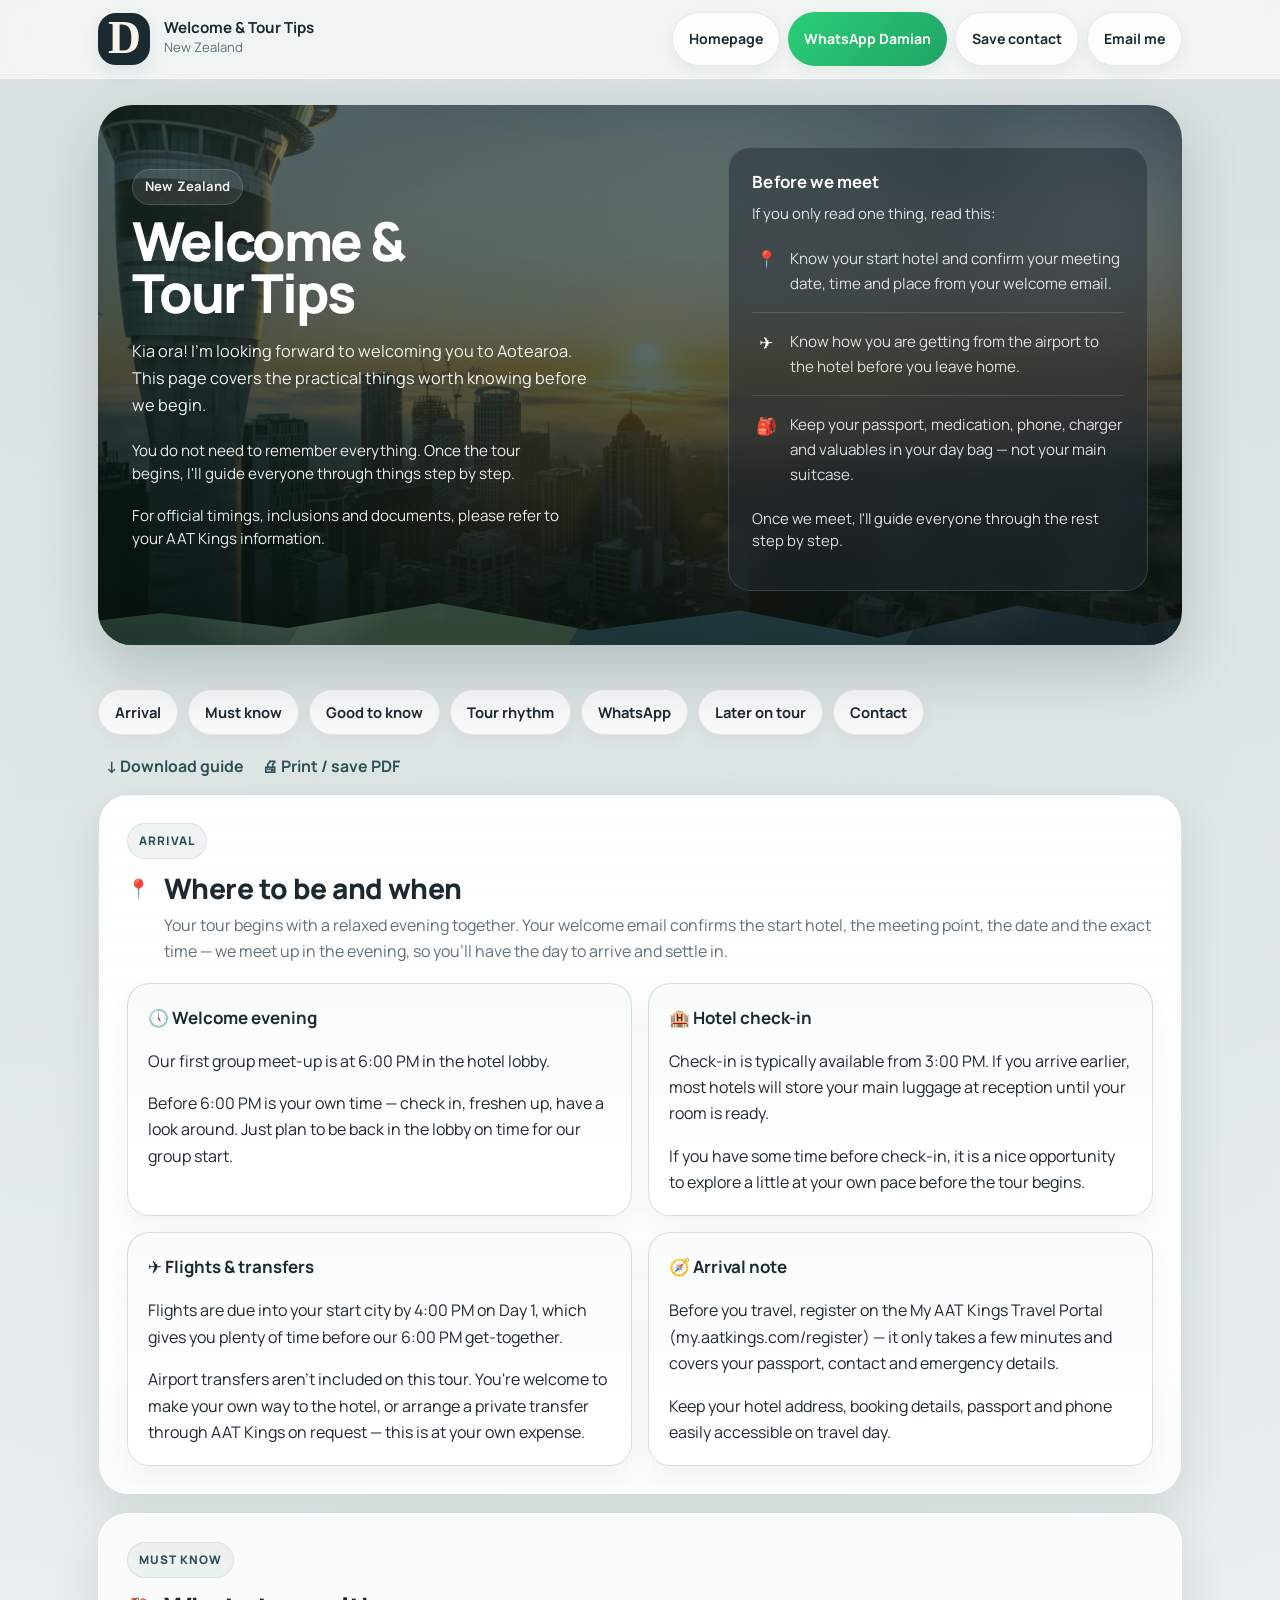
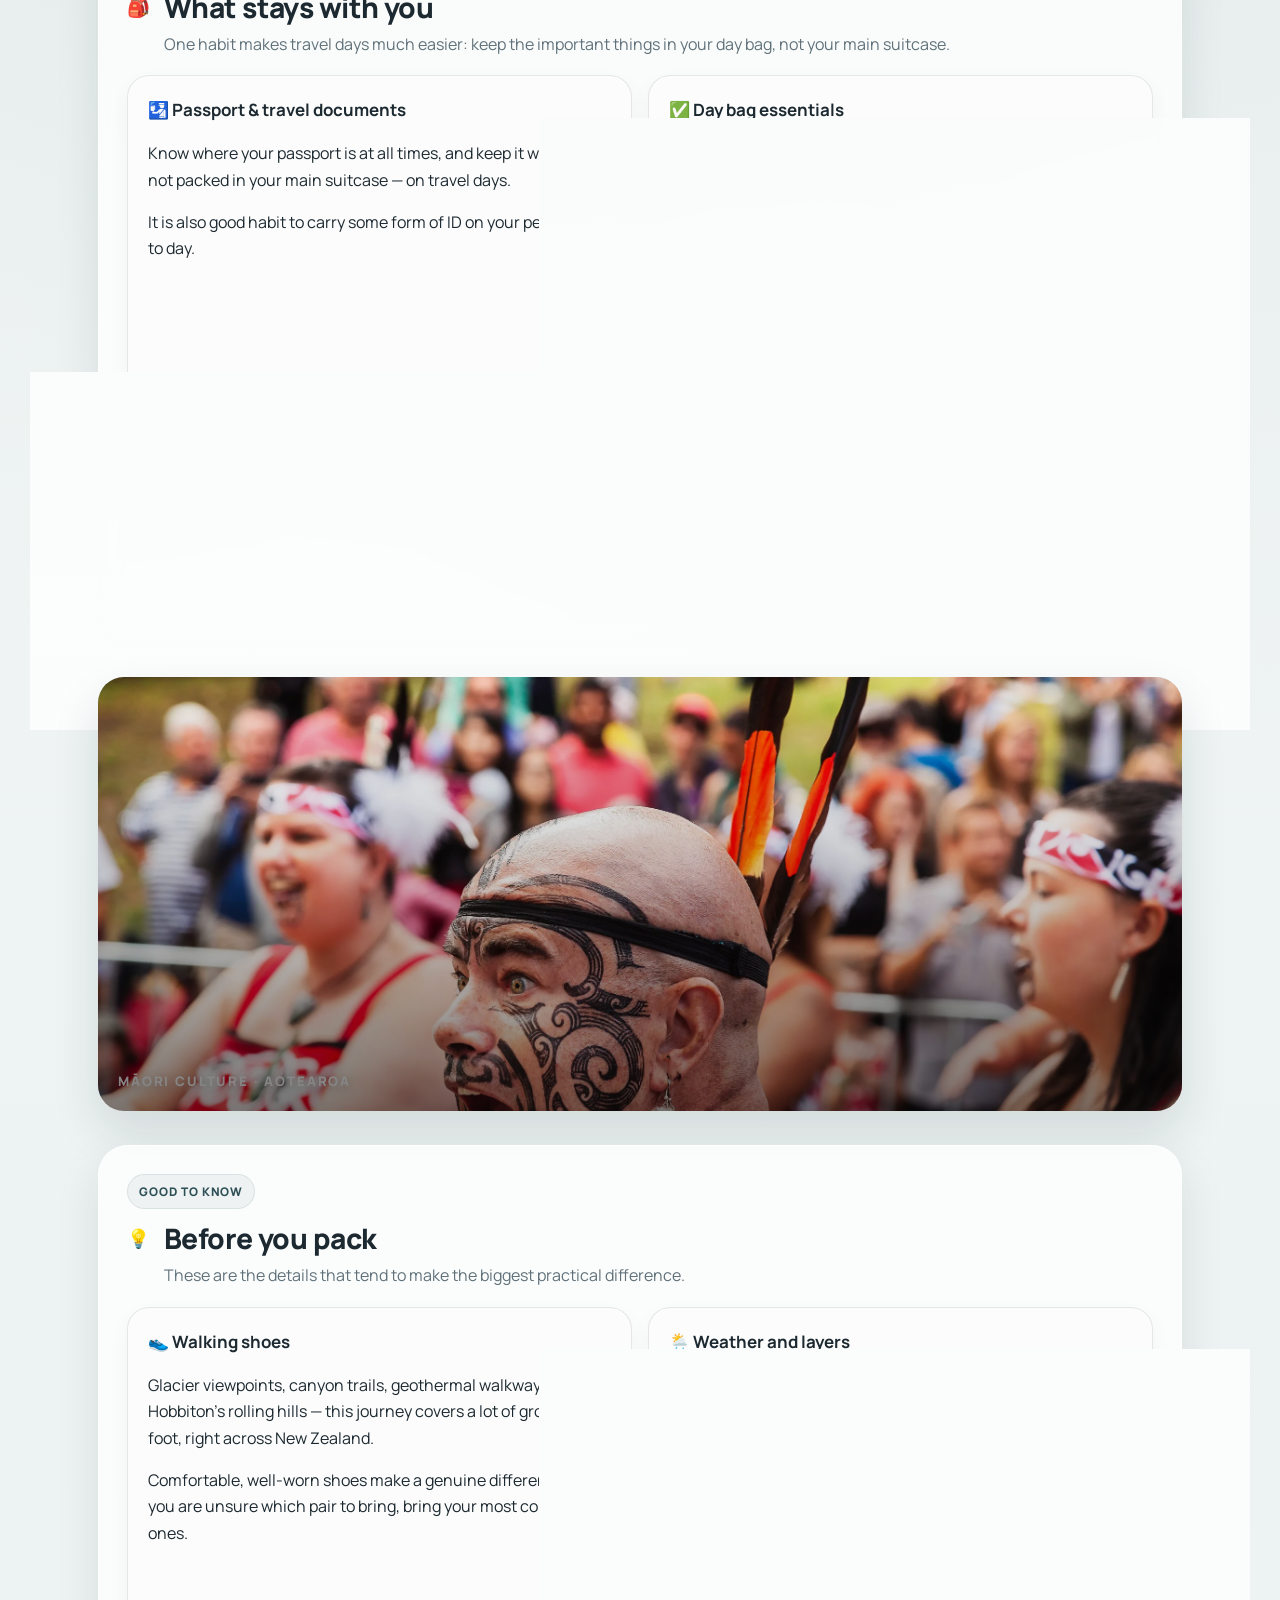
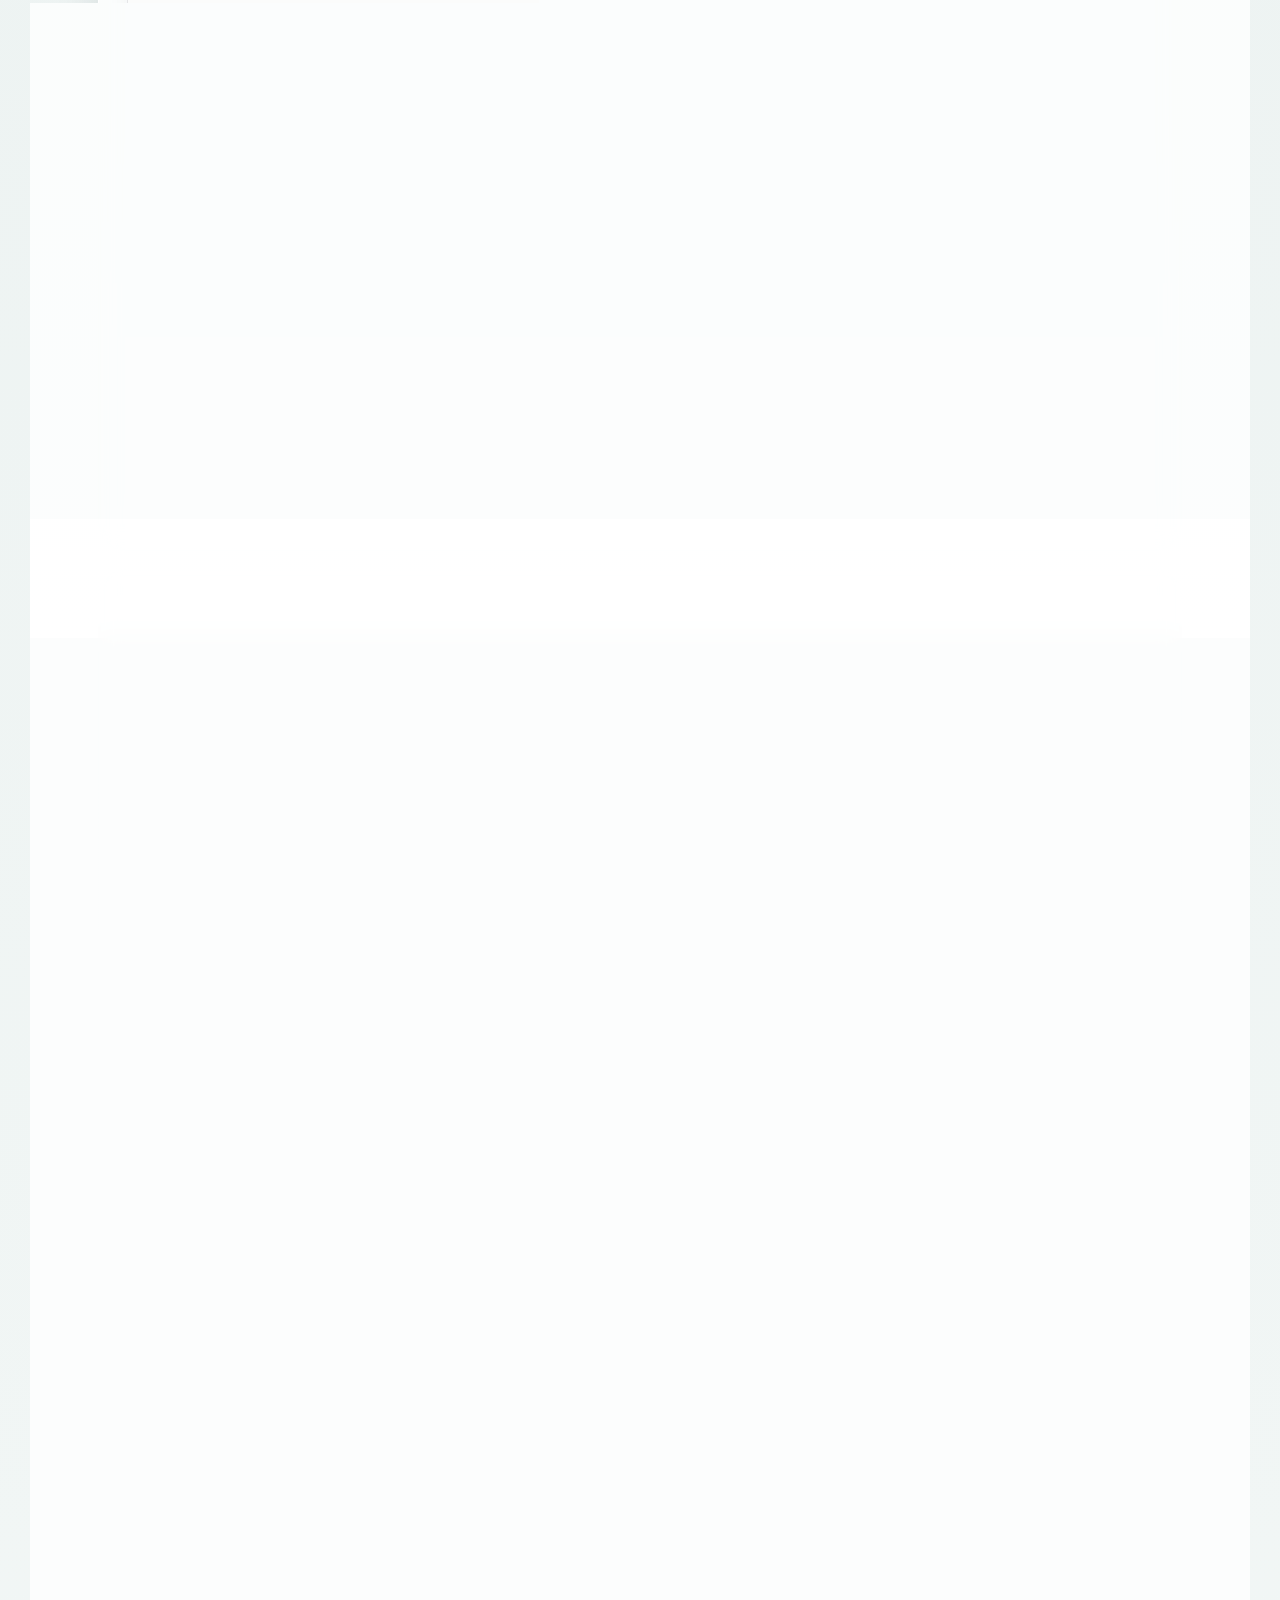
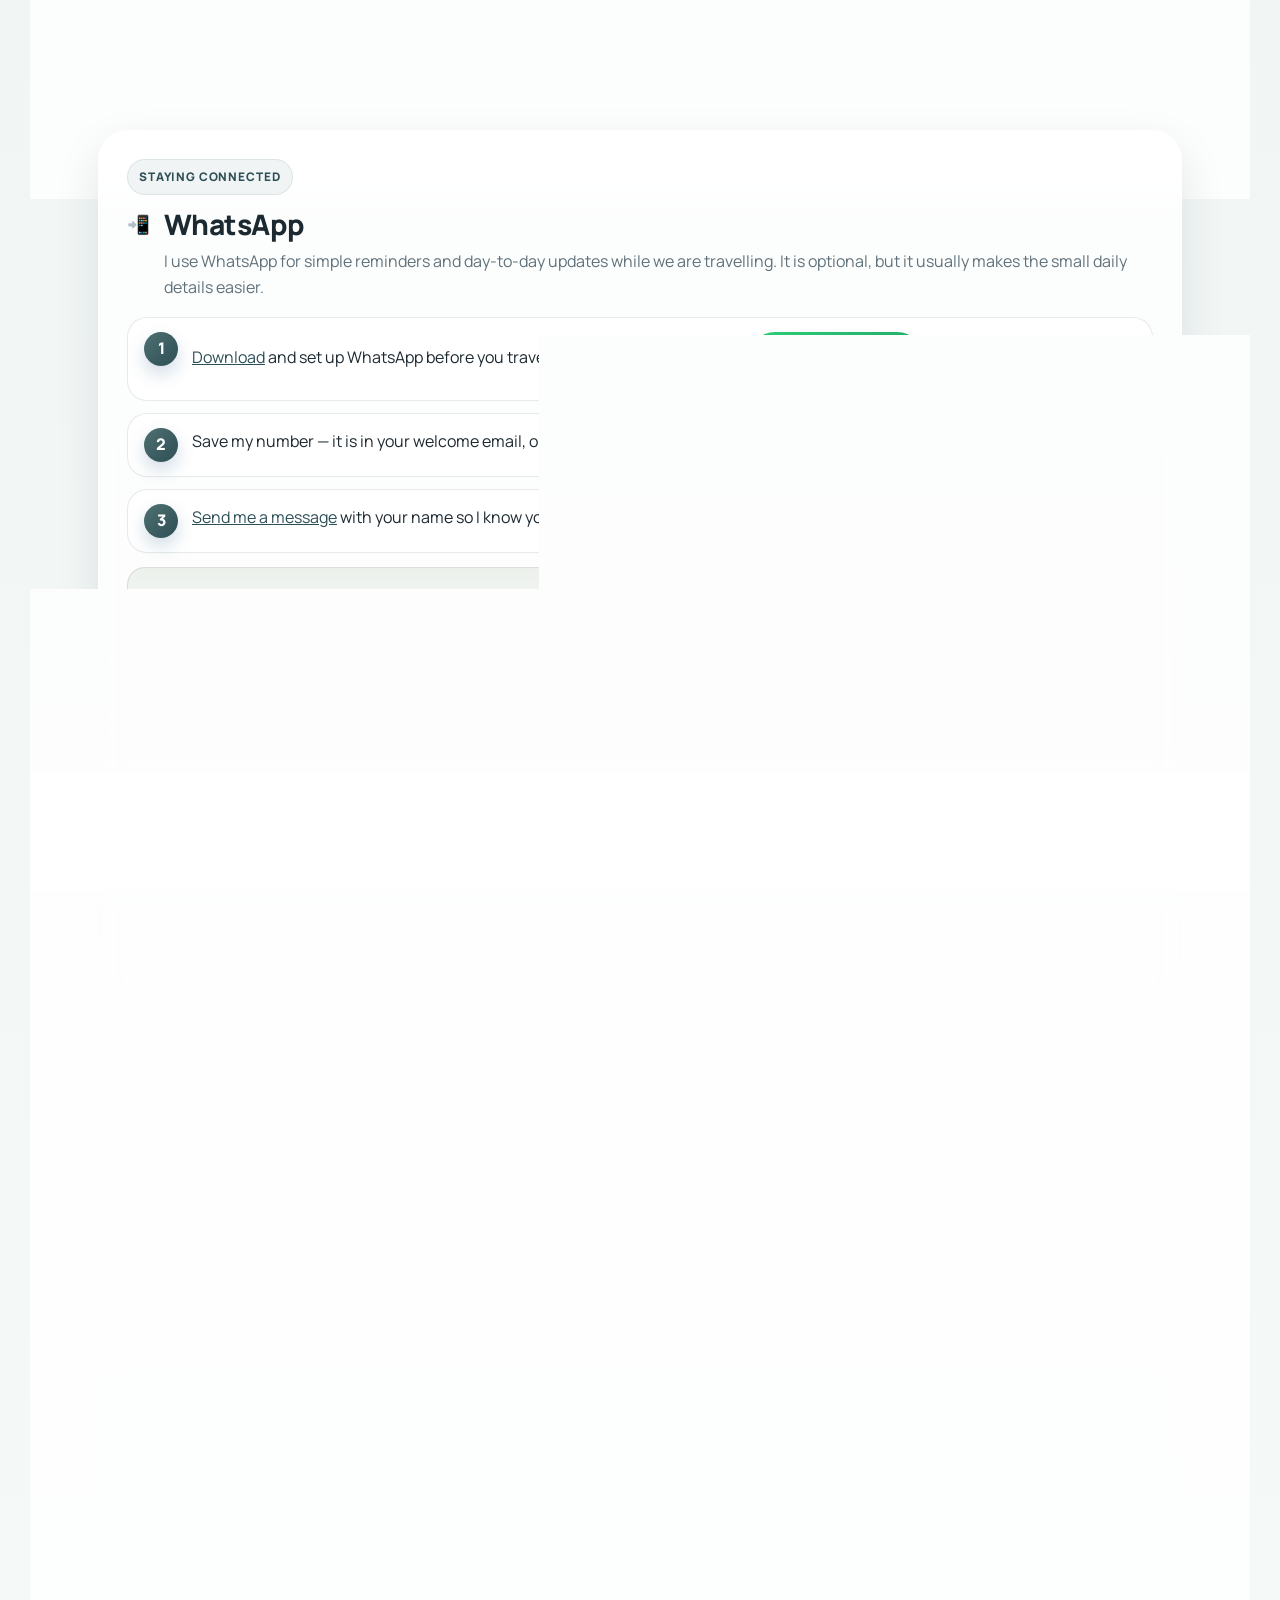
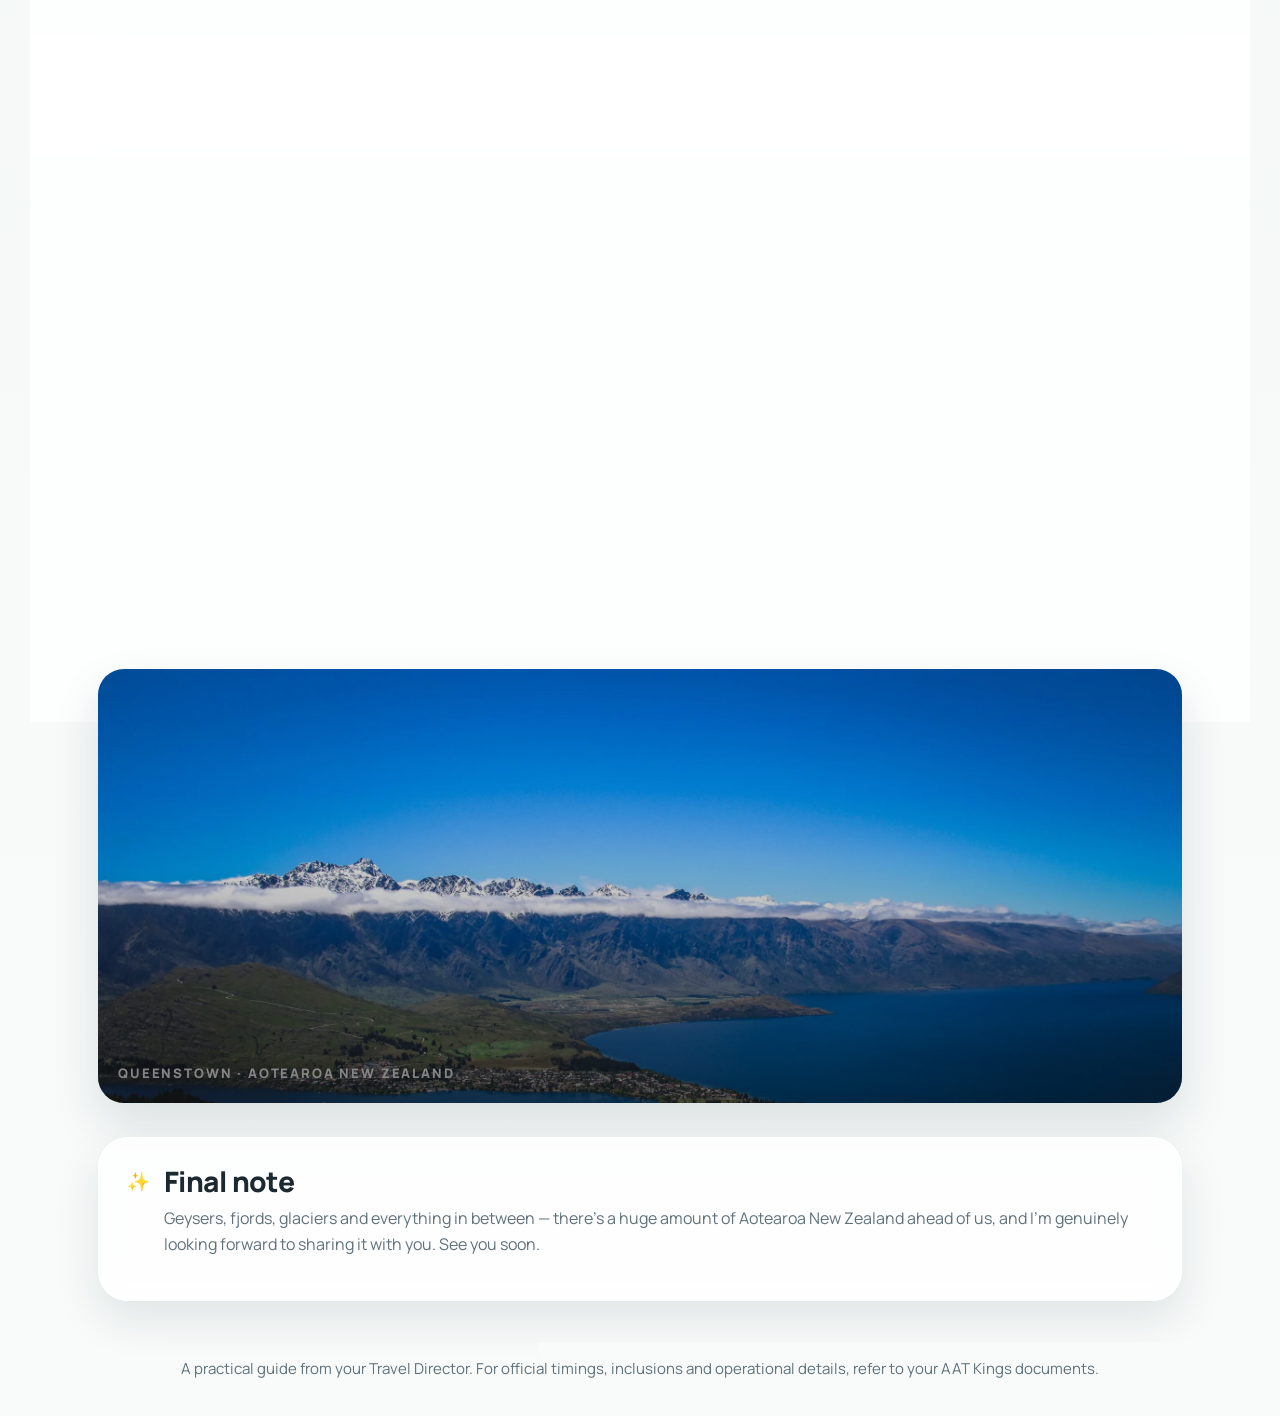
<file: welcome/new-zealand-uncovered.html>
<!DOCTYPE html>
<html lang="en">
<head>
  <meta charset="UTF-8" />
  <meta name="viewport" content="width=device-width, initial-scale=1.0" />

  <title>Welcome &amp; Tour Tips | New Zealand</title>
  <meta name="description" content="Welcome &amp; Tour Tips before departure for travellers on New Zealand tours with Damian Watson." />
  <link rel="canonical" href="https://travelwithdamian.com/welcome/new-zealand-uncovered.html" />

  <meta property="og:type" content="website" />
  <meta property="og:url" content="https://travelwithdamian.com/welcome/new-zealand-uncovered.html" />
  <meta property="og:title" content="Welcome &amp; Tour Tips | New Zealand" />
  <meta property="og:description" content="Welcome &amp; Tour Tips before departure for travellers on New Zealand tours with Damian Watson." />
  <meta property="og:image" content="https://travelwithdamian.com/images/nz-auckland-skyline.webp" />

  <meta name="twitter:card" content="summary_large_image" />
  <meta name="twitter:title" content="Welcome &amp; Tour Tips | New Zealand" />
  <meta name="twitter:description" content="Welcome &amp; Tour Tips before departure for travellers on New Zealand tours with Damian Watson." />
  <meta name="twitter:image" content="https://travelwithdamian.com/images/nz-auckland-skyline.webp" />

  <link rel="stylesheet" href="welcome.css?v=20261010" />
  <link rel="icon" href="../images/favicon-travelwithdamian.svg" type="image/svg+xml">
  <link rel="apple-touch-icon" href="../images/favicon-travelwithdamian.svg">
</head>

<body class="page-nz page-v2">

<header class="topbar">
  <div class="topbar-inner">
    <div class="brand-lockup">
      <div class="crest"><img src="../images/favicon-travelwithdamian.svg" alt="Travel with Damian logo" /></div>
      <div class="brand-text">
        <strong>Welcome &amp; Tour Tips</strong>
        <span>New Zealand</span>
      </div>
    </div>

    <div class="top-actions">
      <a class="mini-btn" href="../index.html">Homepage</a>
      <a class="mini-btn whatsapp" href="https://wa.me/447307279643" target="_blank" rel="noopener noreferrer">WhatsApp Damian</a>
      <a class="mini-btn" href="damian-watson.vcf">Save contact</a>
      <a class="mini-btn" href="mailto:damian.watson987@gmail.com">Email me</a>
    </div>
  </div>
</header>

<div class="hero-wrap">
  <section class="hero">
    <div class="hero-inner">

      <div class="hero-copy">
        <div class="hero-head">
          <div class="eyebrow">New Zealand</div>
        </div>

        <h1>Welcome &amp; Tour Tips</h1>

        <p class="hero-sub">
          Kia ora! I'm looking forward to welcoming you to Aotearoa. This page covers the practical things worth knowing before we begin.
        </p>

        <p class="hero-support">
          You do not need to remember everything. Once the tour begins, I'll guide everyone through things step by step.
        </p>

        <p class="hero-support">
          For official timings, inclusions and documents, please refer to your AAT Kings information.
        </p>
      </div>

      <aside class="quick-start-card">
        <h2>Before we meet</h2>
        <p class="quick-intro">If you only read one thing, read this:</p>

        <div class="quick-item">
          <div class="quick-icon">📍</div>
          <p>Know your start hotel and confirm your meeting date, time and place from your welcome email.</p>
        </div>

        <div class="quick-divider"></div>

        <div class="quick-item">
          <div class="quick-icon">✈️</div>
          <p>Know how you are getting from the airport to the hotel before you leave home.</p>
        </div>

        <div class="quick-divider"></div>

        <div class="quick-item">
          <div class="quick-icon">🎒</div>
          <p>Keep your passport, medication, phone, charger and valuables in your day bag — not your main suitcase.</p>
        </div>

        <p class="quick-intro quick-intro-final">
          Once we meet, I'll guide everyone through the rest step by step.
        </p>
      </aside>

    </div>
  </section>
</div>

<main class="wrap">

  <nav class="anchor-nav" aria-label="Page sections">
    <a href="#first-day">Arrival</a>
    <a href="#must-know">Must know</a>
    <a href="#good-to-know">Good to know</a>
    <a href="#rhythm">Tour rhythm</a>
    <a href="#whatsapp">WhatsApp</a>
    <a href="#later">Later on tour</a>
    <a href="#contact">Contact</a>
  </nav>

  <div class="page-tools">
    <a class="page-tool-link" href="new-zealand-uncovered.pdf" download>↓ Download guide</a>
    <a class="page-tool-link" href="#" onclick="window.print(); return false;">🖨 Print / save PDF</a>
  </div>

  <section class="section priority-section" id="first-day">
    <div class="section-kicker">ARRIVAL</div>

    <div class="section-header">
      <div class="section-icon">📍</div>
      <div>
        <h2>Where to be and when</h2>
        <p class="lede">
          Your tour begins with a relaxed evening together. Your welcome email confirms the start hotel, the meeting point, the date and the exact time — we meet up in the evening, so you'll have the day to arrive and settle in.
        </p>
      </div>
    </div>

    <div class="grid arrival-grid">
      <div class="tile priority-tile">
        <h3>🕔 Welcome evening</h3>
        <p>Our first group meet-up is at 6:00 PM in the hotel lobby.</p>
        <p>Before 6:00 PM is your own time — check in, freshen up, have a look around. Just plan to be back in the lobby on time for our group start.</p>
      </div>

      <div class="tile priority-tile">
        <h3>🏨 Hotel check-in</h3>
        <p>Check-in is typically available from 3:00 PM. If you arrive earlier, most hotels will store your main luggage at reception until your room is ready.</p>
        <p>If you have some time before check-in, it is a nice opportunity to explore a little at your own pace before the tour begins.</p>
      </div>

      <div class="tile priority-tile">
        <h3>✈️ Flights &amp; transfers</h3>
        <p>Flights are due into your start city by 4:00 PM on Day 1, which gives you plenty of time before our 6:00 PM get-together.</p>
        <p>Airport transfers aren't included on this tour. You're welcome to make your own way to the hotel, or arrange a private transfer through AAT Kings on request — this is at your own expense.</p>
      </div>

      <div class="tile priority-tile">
        <h3>🧭 Arrival note</h3>
        <p>Before you travel, register on the My AAT Kings Travel Portal (my.aatkings.com/register) — it only takes a few minutes and covers your passport, contact and emergency details.</p>
        <p>Keep your hotel address, booking details, passport and phone easily accessible on travel day.</p>
      </div>
    </div>
  </section>

  <section class="section" id="must-know">
    <div class="section-kicker">MUST KNOW</div>

    <div class="section-header">
      <div class="section-icon">🎒</div>
      <div>
        <h2>What stays with you</h2>
        <p class="lede">
          One habit makes travel days much easier: keep the important things in your day bag, not your main suitcase.
        </p>
      </div>
    </div>

    <div class="grid arrival-grid">
      <div class="tile">
        <h3>🛂 Passport &amp; travel documents</h3>
        <p>Know where your passport is at all times, and keep it with you — not packed in your main suitcase — on travel days.</p>
        <p>It is also good habit to carry some form of ID on your person day to day.</p>
      </div>

      <div class="tile">
        <h3>✅ Day bag essentials</h3>
        <p>Your main suitcase goes into the coach hold on travel days and may not be accessible until you reach the hotel. Keep anything you might need during the day with you:</p>
        <ul class="clean">
          <li>Glasses, contact lenses or hearing aids</li>
          <li>Medication and prescription items</li>
          <li>Phone, charger and any cables</li>
          <li>Cards, cash and travel money</li>
          <li>A reusable water bottle — we'll have rest stops to refill along the way</li>
        </ul>
        <p>A useful rule: if you would miss it for a few hours, it belongs in your day bag.</p>
      </div>
    </div>

    <div class="note soft-note">
      <strong>Entry &amp; visa requirements</strong> can vary depending on your nationality. Your AAT Kings documents include guidance — I also recommend checking your government's official travel advice before departure to be safe.
    </div>
  </section>

  <section class="tour-divider">
    <figure class="tour-divider-card">
      <img src="../images/nz-maori-moko.webp" alt="Māori performers at a cultural haka performance" />
      <figcaption>MĀORI CULTURE · AOTEAROA</figcaption>
    </figure>
  </section>

  <section class="section" id="good-to-know">
    <div class="section-kicker">GOOD TO KNOW</div>

    <div class="section-header">
      <div class="section-icon">💡</div>
      <div>
        <h2>Before you pack</h2>
        <p class="lede">
          These are the details that tend to make the biggest practical difference.
        </p>
      </div>
    </div>

    <div class="grid">
      <div class="tile">
        <h3>👟 Walking shoes</h3>
        <p>Glacier viewpoints, canyon trails, geothermal walkways, Hobbiton's rolling hills — this journey covers a lot of ground on foot, right across New Zealand.</p>
        <p>Comfortable, well-worn shoes make a genuine difference. If you are unsure which pair to bring, bring your most comfortable ones.</p>
      </div>

      <div class="tile">
        <h3>🌦️ Weather and layers</h3>
        <p>New Zealand's weather shifts with the region, the island and the altitude — a mild coastal morning and an alpine afternoon can feel like different seasons entirely.</p>
        <p>A waterproof jacket you trust, a mid-layer, and comfortable shoes will do most of the heavy lifting. Forecasts are useful but treat them as a guide rather than a guarantee.</p>
        <div class="tip" style="margin-top:14px">
          🌦️ <em>My tip: layers beat one big coat every time here — you can add or peel off as the day, and the island, changes.</em>
        </div>
      </div>

      <div class="tile">
        <h3>🔌 Power adapters</h3>
        <p>New Zealand uses the Type I plug (angled three-pin), the same as Australia — so bring a suitable adapter if your devices use a different plug.</p>
      </div>

      <div class="tile">
        <h3>🧳 Packing</h3>
        <p>Pack for usefulness rather than volume. Most people bring more than they use — and on a tour with several hotel changes, lighter luggage is noticeably easier to live with. Laundry facilities are available at most of the places we stay, so you don't need to pack for the whole trip at once.</p>
        <p>If hot pools or thermal spas appeal — Rotorua is the place for it — a swimsuit is worth packing.</p>
      </div>
    </div>

    <div class="note soft-note">
      <strong>Luggage allowance:</strong> 1 suitcase up to 23kg / 50lbs, plus 1 soft hand-luggage bag. The hand bag must be soft-sided with no wheels or telescopic handle — space on the coach is limited and soft bags fit much more easily. Label both bags clearly before leaving home. Suitcase delivery to your room can take around 30 minutes after check-in — keep toiletries, medications or anything you need on arrival in your hand luggage.
    </div>
  </section>

  <section class="section" id="rhythm">
    <div class="section-kicker">TOUR RHYTHM</div>

    <div class="section-header">
      <div class="section-icon">🚌</div>
      <div>
        <h2>The rhythm of it</h2>
      </div>
    </div>

    <div class="rhythm-panel">
      <p>
        This is a modular journey — some of you are exploring the North Island, some the South, and some are travelling the whole country from Auckland to Christchurch. Whichever you've chosen, you're in for a real taste of the best of New Zealand.
      </p>
      <p>
        The North Island brings Auckland, the geothermal wonders and Māori culture of Rotorua, Huka Falls and Lake Taupō, and the capital, Wellington. The South Island is where the landscape takes over — cruising through the fjords of Milford Sound, riding the TranzAlpine train through the Southern Alps, standing in front of the glaciers of the West Coast, and soaking up the adventure of Queenstown.
      </p>
      <p>
        These itineraries are designed to let you experience the best of New Zealand — the pace moves, and that's part of what makes it feel so full. There will be some earlier starts and longer travel days, but most people settle into the rhythm surprisingly quickly. Free time is built in throughout, so there's plenty of room to explore at your own pace or add an optional experience.
      </p>
    </div>

    <div class="grid">
      <div class="tile">
        <h3>🚌 On the coach</h3>
        <p>Seat rotation happens daily, and I'll explain the system clearly on Day One.</p>
        <p>Snacks are absolutely fine. Just avoid hot food, hot drinks and anything likely to melt, spill or perfume the entire coach. Please keep your seat area tidy — it's a shared space and it makes a real difference to everyone's day.</p>
        <p>Seatbelts on whenever you are seated — it's a simple habit that matters.</p>
      </div>

      <div class="tile">
        <h3>🏨 Hotels vary</h3>
        <p>Across New Zealand, hotels range from modern city properties to smaller, regional stays — that variety is part of the character of a trip like this.</p>
        <p>Porterage is generally provided in major cities, but at some of the smaller regional stops you may need to carry or wheel your own bags to your room — good to know in advance.</p>
      </div>

      <div class="tile">
        <h3>🚗 Our Driver</h3>
        <p>Our Driver navigates a genuinely varied route — coastal roads, mountain passes and city centres across the country all take real skill.</p>
        <p>By the end of the tour, most groups have a real appreciation for just how much goes into it.</p>
      </div>

      <div class="tile">
        <h3>⏰ Tour timings &amp; inclusions</h3>
        <p>Our days run to a schedule. Being ready on time — for departures, meals and activities — keeps things on track for everyone in the group.</p>
        <p>I'll always let you know what's coming up and what to be prepared for. All we ask is that you're there on time, ready to go.</p>
      </div>
    </div>
  </section>

  <section class="section" id="whatsapp">
    <div class="section-kicker">STAYING CONNECTED</div>

    <div class="section-header">
      <div class="section-icon">📲</div>
      <div>
        <h2>WhatsApp</h2>
        <p class="lede">
          I use WhatsApp for simple reminders and day-to-day updates while we are travelling. It is optional, but it usually makes the small daily details easier.
        </p>
      </div>
    </div>

    <ol class="steps calm-steps">
      <li><div class="step-no">1</div><div><a href="https://www.whatsapp.com/download" target="_blank" rel="noopener noreferrer">Download</a> and set up WhatsApp before you travel if you do not already use it. <a class="mini-btn whatsapp" href="https://www.whatsapp.com/download" target="_blank" rel="noopener noreferrer" style="vertical-align:middle">Download WhatsApp</a></div></li>
      <li><div class="step-no">2</div><div>Save my number — it is in your welcome email, or use the WhatsApp link at the top of this page.</div></li>
      <li><div class="step-no">3</div><div><a href="https://wa.me/447307279643" target="_blank" rel="noopener noreferrer">Send me a message</a> with your name so I know you are set up.</div></li>
    </ol>

    <div class="tip">
      <strong>Travelling with someone?</strong> It helps if both of you message me, just in case phones get separated during the trip.
    </div>

    <div class="note soft-note">
      Most hotels and many public places offer Wi-Fi. Mobile coverage is generally good across New Zealand, though it can drop out in more remote stretches — parts of Fiordland and the West Coast in particular.<br><br>If you'd rather not use WhatsApp, that's fine — everything important will still reach you.
    </div>
  </section>

  <section class="section" id="later">
    <div class="section-kicker">LATER ON TOUR</div>

    <div class="section-header">
      <div class="section-icon">⭐</div>
      <div>
        <h2>A few practical things for later</h2>
        <p class="lede">
          You do not need to make all of these decisions before we meet. They become much easier once you can see the pace of the tour and what suits you.
        </p>
      </div>
    </div>

    <div class="grid practical-balance-grid">
      <div class="tile tile-optionals">
        <h3>⭐ Optional experiences</h3>
        <p>New Zealand has one of the widest ranges of optional experiences I take guests through — Hobbiton, Milford Sound scenic flights, glacier helicopter landings, jet boating, wine tours, glow worm caves and plenty more, depending on where we are.</p>
        <p>In my experience, the optionals are often what people remember most. I'll walk you through what's available as we go, and payment is by card only, arranged through me on tour.</p>
      </div>

      <div class="tile">
        <h3>💳 Money &amp; cards</h3>
        <p>Cards are widely accepted across New Zealand, but a small amount of cash can still be useful for smaller cafes, markets or local purchases.</p>
        <p>It's a single currency for the whole trip — New Zealand Dollars (NZD) — which keeps things simple.</p>
      </div>

      <div class="tile tile-gratuities">
        <h3>💶 Gratuities</h3>
        <p>When you're out during free time, if the service is good — tip. A little local currency at the end of a good meal is always appreciated.</p>
        <p>On the tour itself, porterage and restaurant tips on included meals are already taken care of. Tips for your Travel Director and Driver are separate. Guidance on suggested amounts is in your AAT Kings documents, and you can always ask me on tour. This does not need to be solved on the first morning.</p>
      </div>
    </div>
  </section>

  <section class="section" id="contact">
    <div class="section-kicker">CONTACT</div>

    <div class="section-header">
      <div class="section-icon">👋</div>
      <div>
        <h2>Questions before we begin?</h2>
        <p class="lede">
          Save my contact now, and keep your official joining instructions somewhere easy to find. That is enough for the moment.
        </p>
      </div>
    </div>

    <div class="contact-grid">
      <div class="contact-card">
        <h3>Damian Watson</h3>
        <p style="margin:0 0 14px;color:var(--muted);font-size:.9rem">Travel Director · AAT Kings</p>
        <p><strong>Phone / WhatsApp</strong></p>
        <p class="big-contact"><a href="https://wa.me/447307279643" target="_blank" rel="noopener noreferrer">+44 7307 279 643</a></p>
        <p>WhatsApp is usually the easiest way to reach me during the trip.</p>

        <div class="contact-pill-row">
          <a class="contact-pill" href="https://www.instagram.com/damian_travel_/" target="_blank" rel="noopener noreferrer">Instagram</a>
          <a class="contact-pill" href="https://travelwithdamian.com" target="_blank" rel="noopener noreferrer">Homepage</a>
          <a class="contact-pill" href="mailto:damian.watson987@gmail.com">Email me</a>
        </div>
      </div>

      <div class="contact-card contact-card-egs">
        <h3>Urgent before departure?</h3>
        <p>Before the tour begins, I may occasionally be travelling or finishing another tour, but I will always get back to you as soon as I can.</p>
        <p>For anything time-sensitive before Day 1, AAT Kings' New Zealand Guest Services team is there to help: <a href="tel:+64800500146">+64 800 500 146</a>.</p>
        <p>Once we are together, things usually become much more straightforward day to day.</p>
      </div>
    </div>
  </section>

  <section class="tour-divider">
    <figure class="tour-divider-card">
      <img src="../images/nz-queenstown-aerial.webp" alt="Aerial view of Queenstown and Lake Wakatipu, New Zealand" />
      <figcaption>QUEENSTOWN · AOTEAROA NEW ZEALAND</figcaption>
    </figure>
  </section>

  <section class="section">
    <div class="section-header">
      <div class="section-icon">✨</div>
      <div>
        <h2>Final note</h2>
        <p class="lede">
          Geysers, fjords, glaciers and everything in between — there's a huge amount of Aotearoa New Zealand ahead of us, and I'm genuinely looking forward to sharing it with you. See you soon.
        </p>
      </div>
    </div>
  </section>

</main>

<footer class="footer">
  A practical guide from your Travel Director. For official timings, inclusions and operational details, refer to your AAT Kings documents.
</footer>

<script>
  const topbar = document.querySelector('.topbar');
  const syncTopbar = () => {
    topbar?.classList.toggle('is-scrolled', window.scrollY > 12);
  };
  syncTopbar();
  window.addEventListener('scroll', syncTopbar, { passive: true });
</script>

</body>
</html>
</file>
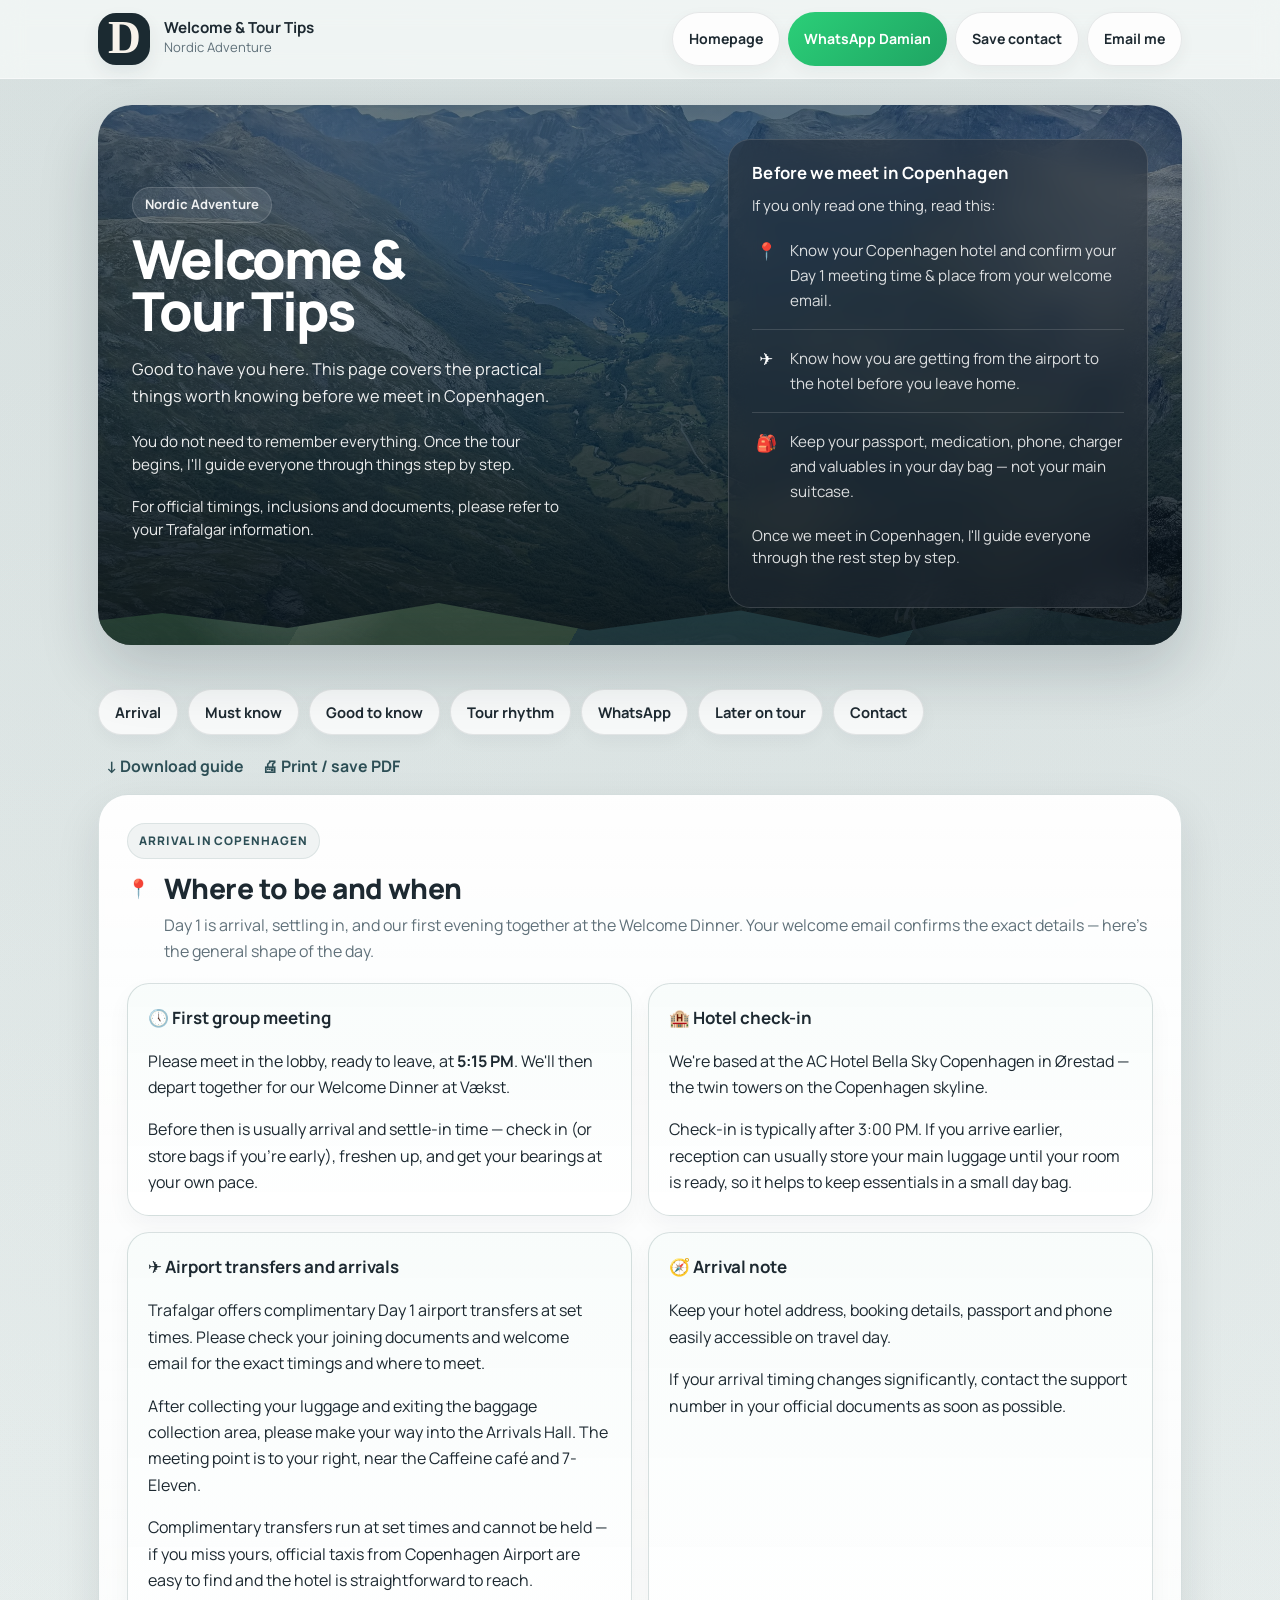
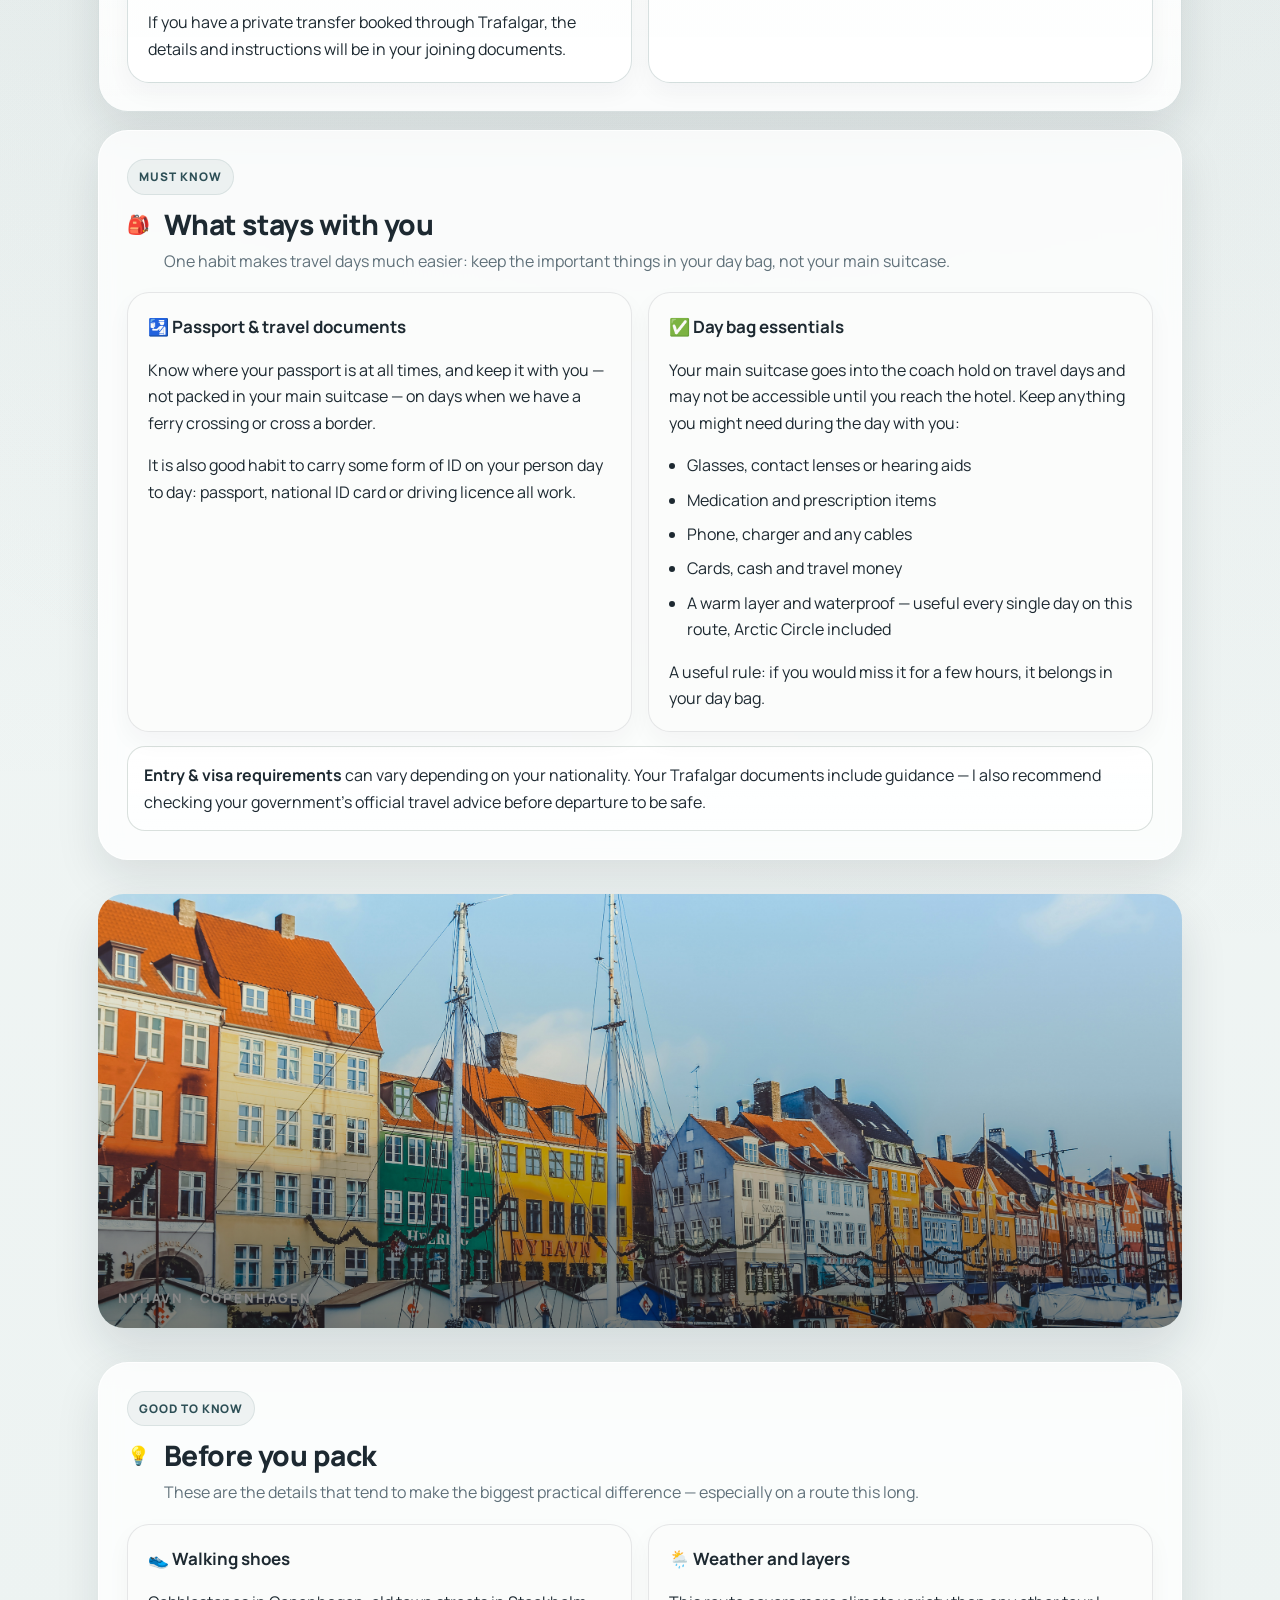
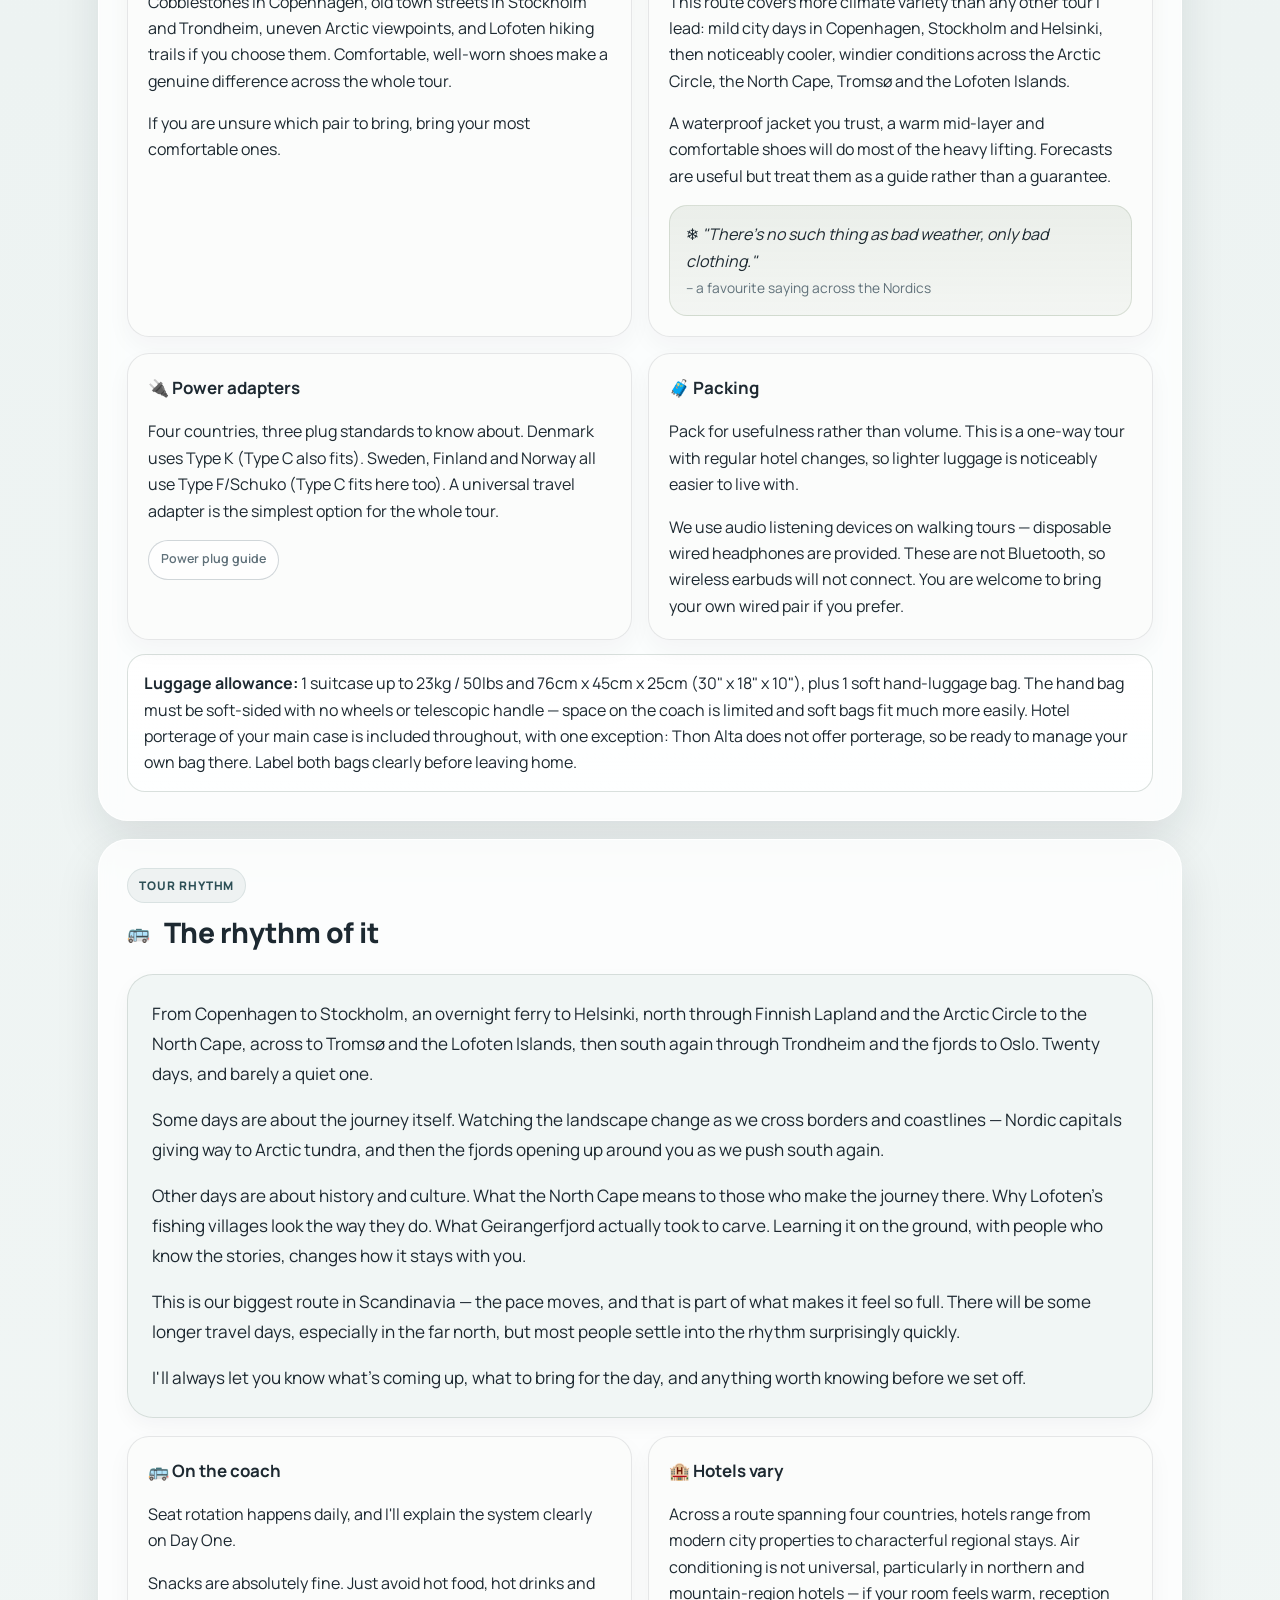
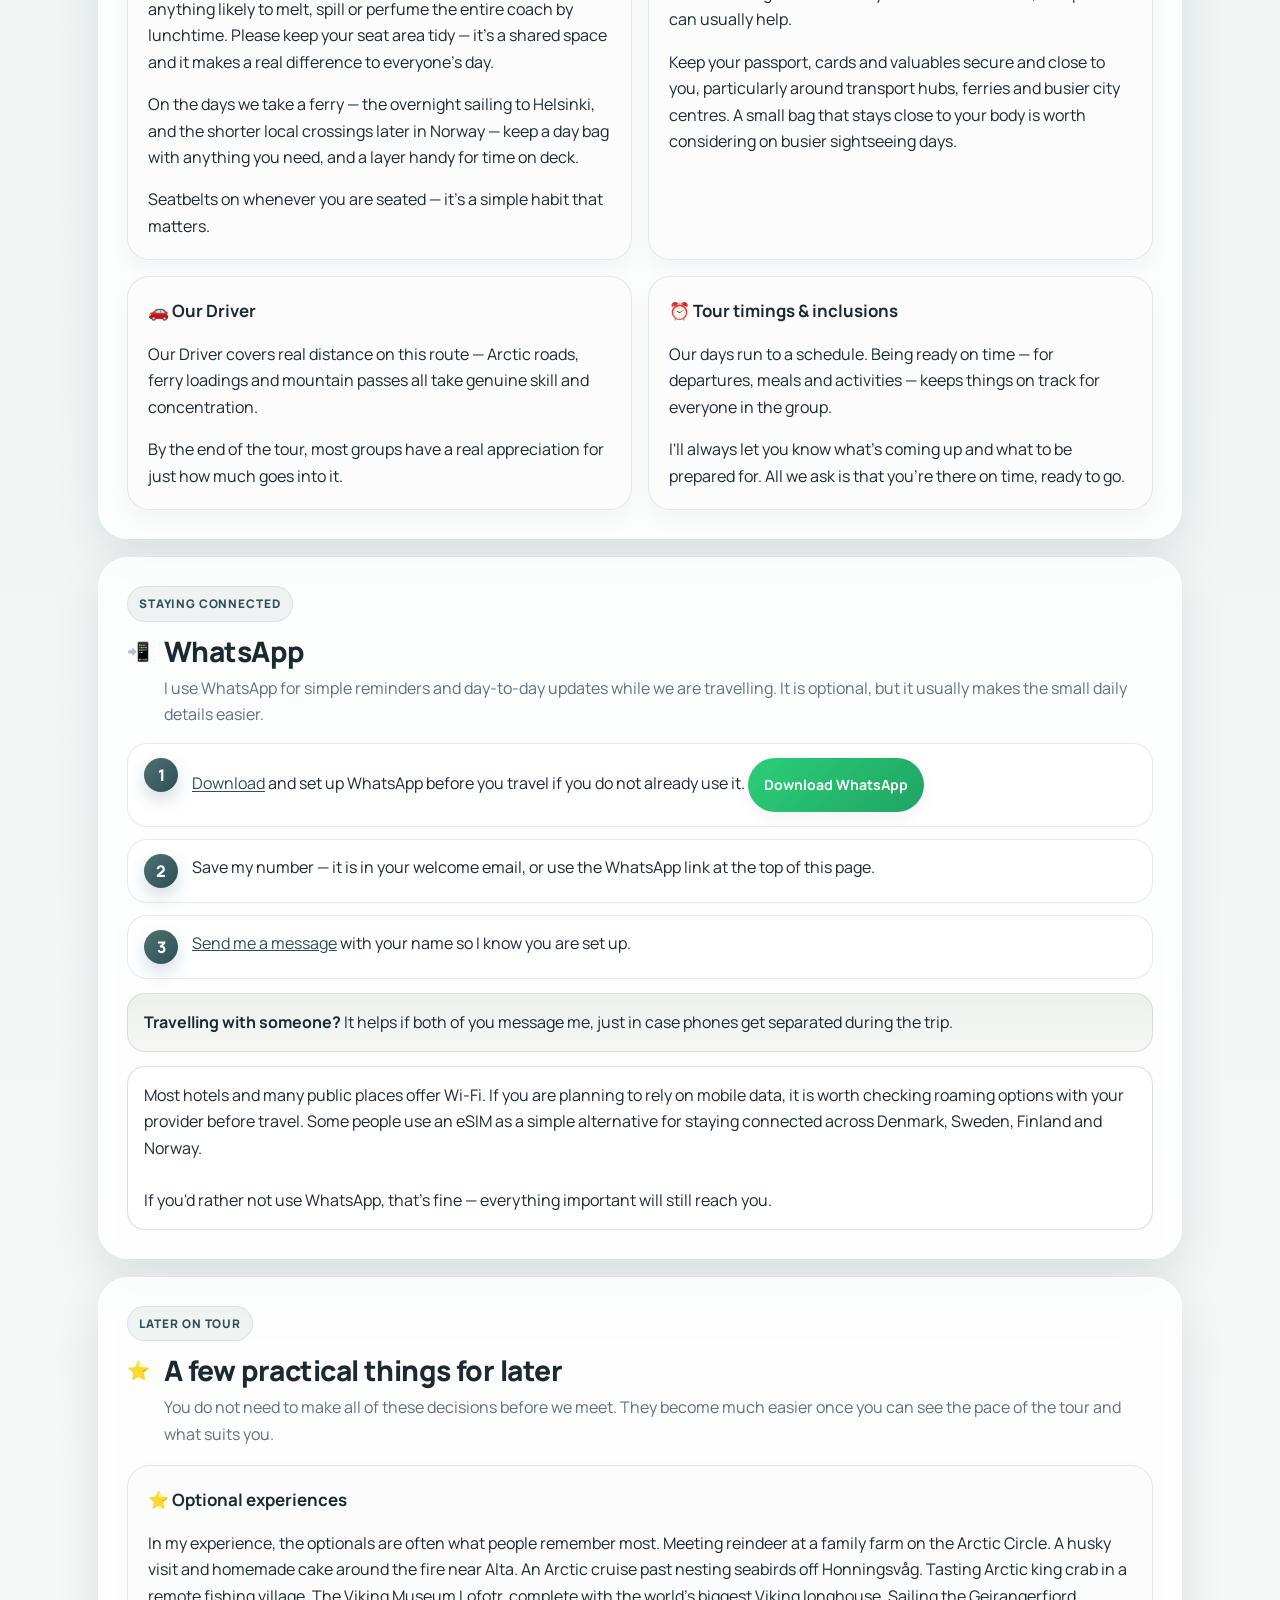
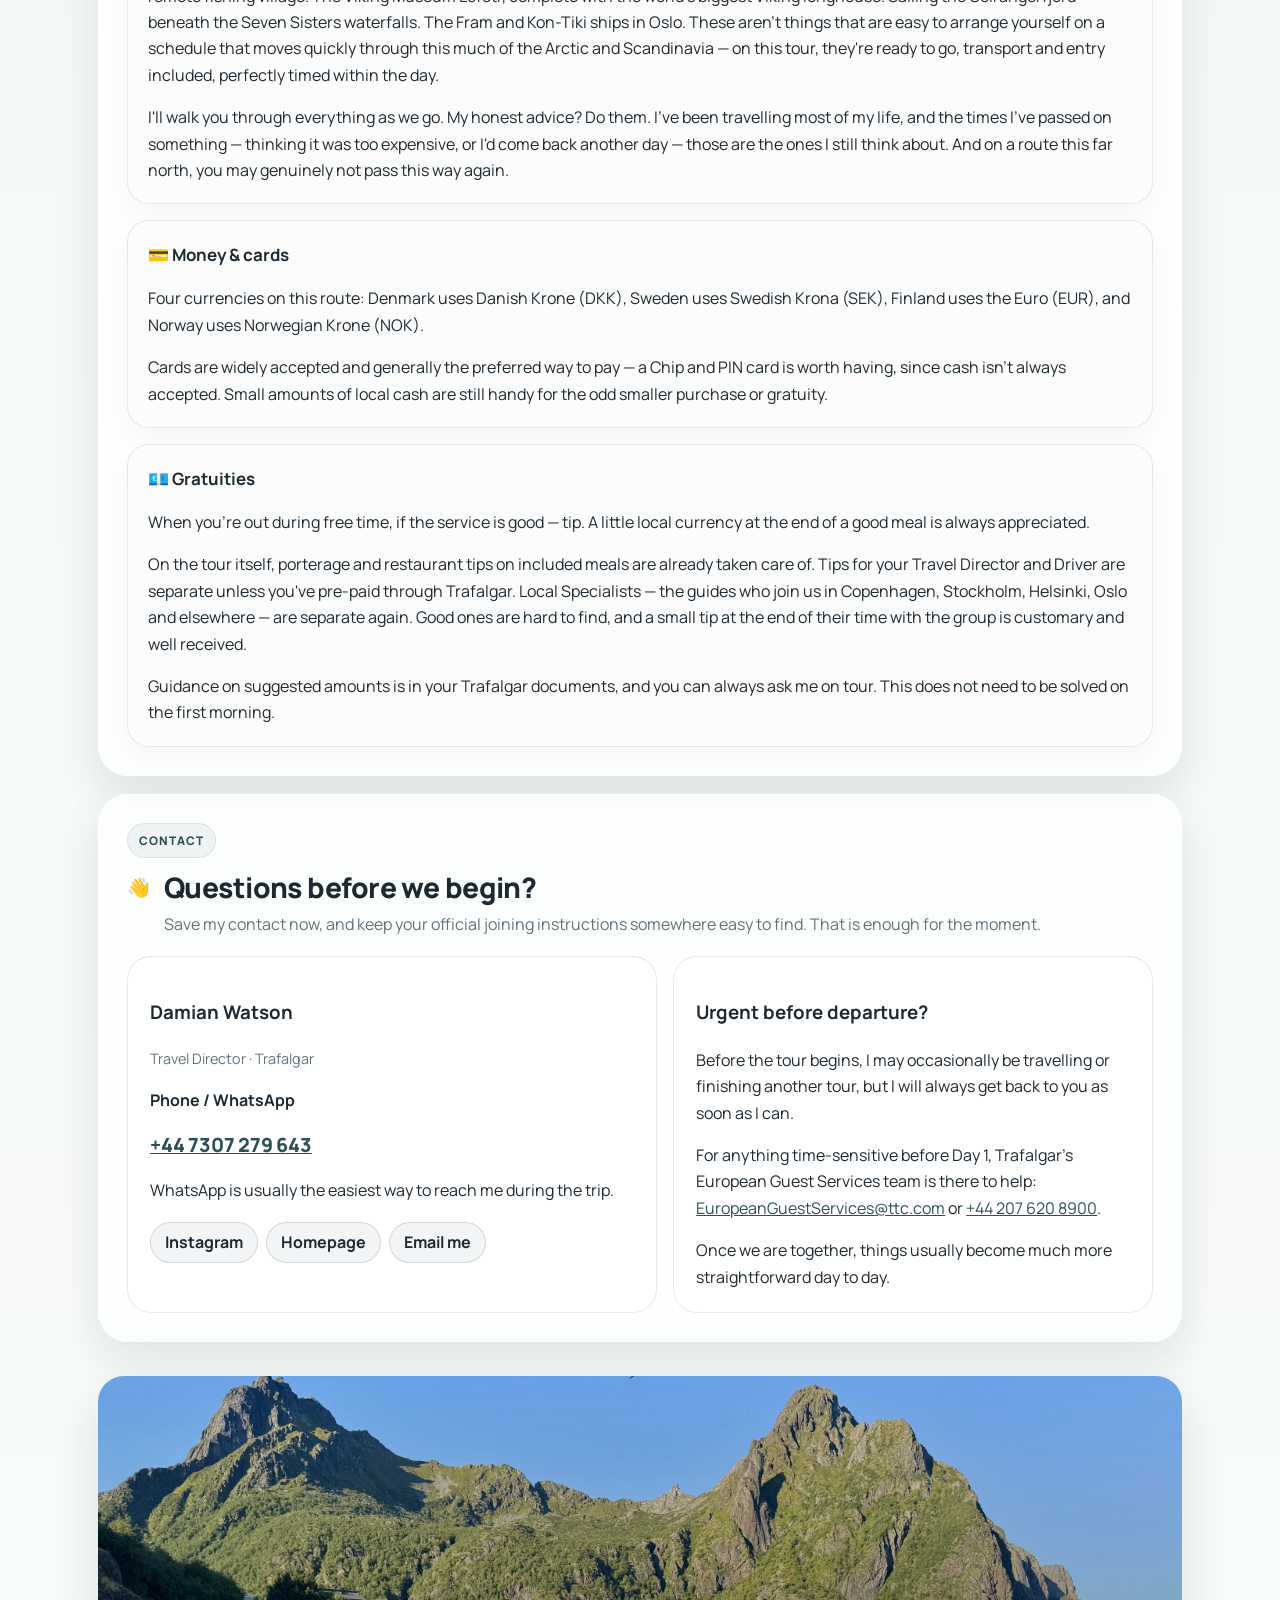
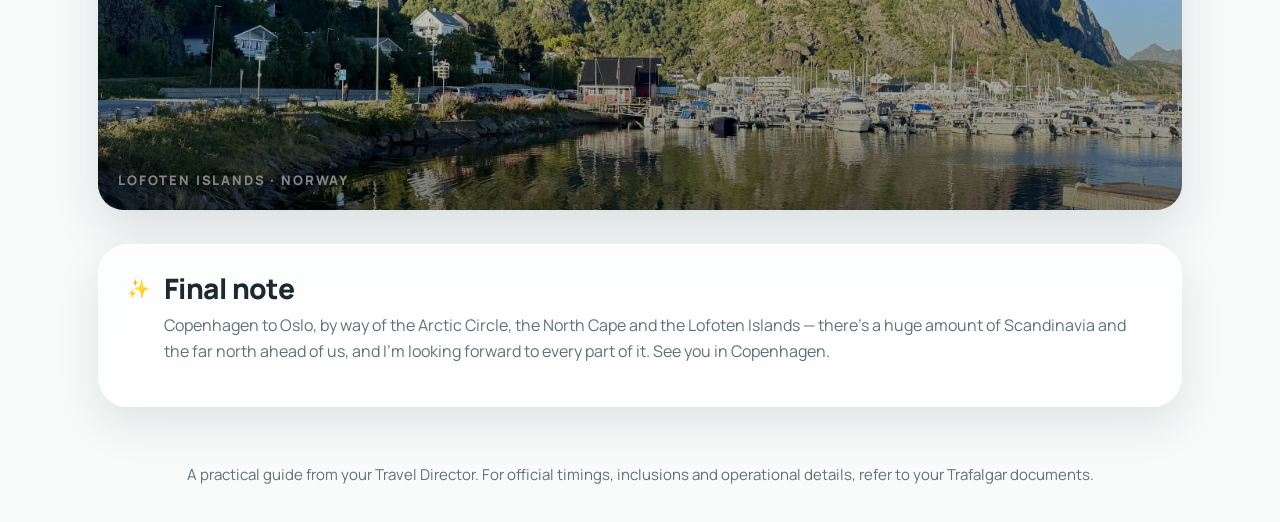
<file: welcome/nordic-adventure.html>
<!DOCTYPE html>
<html lang="en">
<head>
  <meta charset="UTF-8" />
  <meta name="viewport" content="width=device-width, initial-scale=1.0" />

  <title>Welcome &amp; Tour Tips | Nordic Adventure</title>
  <meta name="description" content="Welcome &amp; Tour Tips before departure for travellers on Nordic Adventure with Damian Watson." />
  <link rel="canonical" href="https://travelwithdamian.com/welcome/nordic-adventure.html" />

  <meta property="og:type" content="website" />
  <meta property="og:url" content="https://travelwithdamian.com/welcome/nordic-adventure.html" />
  <meta property="og:title" content="Welcome &amp; Tour Tips | Nordic Adventure" />
  <meta property="og:description" content="Welcome &amp; Tour Tips before departure for travellers on Nordic Adventure with Damian Watson." />
  <meta property="og:image" content="https://travelwithdamian.com/images/norway-trollstigen-valley.webp" />

  <meta name="twitter:card" content="summary_large_image" />
  <meta name="twitter:title" content="Welcome &amp; Tour Tips | Nordic Adventure" />
  <meta name="twitter:description" content="Welcome &amp; Tour Tips before departure for travellers on Nordic Adventure with Damian Watson." />
  <meta name="twitter:image" content="https://travelwithdamian.com/images/norway-trollstigen-valley.webp" />

  <link rel="stylesheet" href="welcome.css?v=20260723" />
  <link rel="icon" href="../images/favicon-travelwithdamian.svg" type="image/svg+xml">
  <link rel="apple-touch-icon" href="../images/favicon-travelwithdamian.svg">
</head>

<body class="page-nordic page-v2">

<header class="topbar">
  <div class="topbar-inner">
    <div class="brand-lockup">
      <div class="crest"><img src="../images/favicon-travelwithdamian.svg" alt="Travel with Damian logo" /></div>
      <div class="brand-text">
        <strong>Welcome &amp; Tour Tips</strong>
        <span>Nordic Adventure</span>
      </div>
    </div>

    <div class="top-actions">
      <a class="mini-btn" href="../index.html">Homepage</a>
      <a class="mini-btn whatsapp" href="https://wa.me/447307279643" target="_blank" rel="noopener noreferrer">WhatsApp Damian</a>
      <a class="mini-btn" href="damian-watson.vcf">Save contact</a>
      <a class="mini-btn" href="mailto:damian.watson987@gmail.com">Email me</a>
    </div>
  </div>
</header>

<div class="hero-wrap">
  <section class="hero">
    <div class="hero-inner">

      <div class="hero-copy">
        <div class="hero-head">
          <div class="eyebrow">Nordic Adventure</div>
        </div>

        <h1>Welcome &amp; Tour Tips</h1>

        <p class="hero-sub">
          Good to have you here. This page covers the practical things worth knowing before we meet in Copenhagen.
        </p>

        <p class="hero-support">
          You do not need to remember everything. Once the tour begins, I'll guide everyone through things step by step.
        </p>

        <p class="hero-support">
          For official timings, inclusions and documents, please refer to your Trafalgar information.
        </p>
      </div>

      <aside class="quick-start-card">
        <h2>Before we meet in Copenhagen</h2>
        <p class="quick-intro">If you only read one thing, read this:</p>

        <div class="quick-item">
          <div class="quick-icon">📍</div>
          <p>Know your Copenhagen hotel and confirm your Day 1 meeting time &amp; place from your welcome email.</p>
        </div>

        <div class="quick-divider"></div>

        <div class="quick-item">
          <div class="quick-icon">✈️</div>
          <p>Know how you are getting from the airport to the hotel before you leave home.</p>
        </div>

        <div class="quick-divider"></div>

        <div class="quick-item">
          <div class="quick-icon">🎒</div>
          <p>Keep your passport, medication, phone, charger and valuables in your day bag — not your main suitcase.</p>
        </div>

        <p class="quick-intro quick-intro-final">
          Once we meet in Copenhagen, I'll guide everyone through the rest step by step.
        </p>
      </aside>

    </div>
  </section>
</div>

<main class="wrap">

  <nav class="anchor-nav" aria-label="Page sections">
    <a href="#first-day">Arrival</a>
    <a href="#must-know">Must know</a>
    <a href="#good-to-know">Good to know</a>
    <a href="#rhythm">Tour rhythm</a>
    <a href="#whatsapp">WhatsApp</a>
    <a href="#later">Later on tour</a>
    <a href="#contact">Contact</a>
  </nav>

  <div class="page-tools">
    <a class="page-tool-link" href="nordic-adventure.pdf" download>↓ Download guide</a>
    <a class="page-tool-link" href="#" onclick="window.print(); return false;">🖨 Print / save PDF</a>
  </div>

  <section class="section priority-section" id="first-day">
    <div class="section-kicker">ARRIVAL IN COPENHAGEN</div>

    <div class="section-header">
      <div class="section-icon">📍</div>
      <div>
        <h2>Where to be and when</h2>
        <p class="lede">
          Day 1 is arrival, settling in, and our first evening together at the Welcome Dinner. Your welcome email confirms the exact details — here's the general shape of the day.
        </p>
      </div>
    </div>

    <div class="grid arrival-grid">
      <div class="tile priority-tile">
        <h3>🕔 First group meeting</h3>
        <p>Please meet in the lobby, ready to leave, at <strong>5:15 PM</strong>. We'll then depart together for our Welcome Dinner at Vækst.</p>
        <p>Before then is usually arrival and settle-in time — check in (or store bags if you're early), freshen up, and get your bearings at your own pace.</p>
      </div>

      <div class="tile priority-tile">
        <h3>🏨 Hotel check-in</h3>
        <p>We're based at the AC Hotel Bella Sky Copenhagen in Ørestad — the twin towers on the Copenhagen skyline.</p>
        <p>Check-in is typically after 3:00 PM. If you arrive earlier, reception can usually store your main luggage until your room is ready, so it helps to keep essentials in a small day bag.</p>
      </div>

      <div class="tile priority-tile">
        <h3>✈️ Airport transfers and arrivals</h3>
        <p>Trafalgar offers complimentary Day 1 airport transfers at set times. Please check your joining documents and welcome email for the exact timings and where to meet.</p>
        <p>After collecting your luggage and exiting the baggage collection area, please make your way into the Arrivals Hall. The meeting point is to your right, near the Caffeine café and 7-Eleven.</p>
        <p>Complimentary transfers run at set times and cannot be held — if you miss yours, official taxis from Copenhagen Airport are easy to find and the hotel is straightforward to reach.</p>
        <p>If you have a private transfer booked through Trafalgar, the details and instructions will be in your joining documents.</p>
      </div>

      <div class="tile priority-tile">
        <h3>🧭 Arrival note</h3>
        <p>Keep your hotel address, booking details, passport and phone easily accessible on travel day.</p>
        <p>If your arrival timing changes significantly, contact the support number in your official documents as soon as possible.</p>
      </div>
    </div>
  </section>

  <section class="section" id="must-know">
    <div class="section-kicker">MUST KNOW</div>

    <div class="section-header">
      <div class="section-icon">🎒</div>
      <div>
        <h2>What stays with you</h2>
        <p class="lede">
          One habit makes travel days much easier: keep the important things in your day bag, not your main suitcase.
        </p>
      </div>
    </div>

    <div class="grid arrival-grid">
      <div class="tile">
        <h3>🛂 Passport &amp; travel documents</h3>
        <p>Know where your passport is at all times, and keep it with you — not packed in your main suitcase — on days when we have a ferry crossing or cross a border.</p>
        <p>It is also good habit to carry some form of ID on your person day to day: passport, national ID card or driving licence all work.</p>
      </div>

      <div class="tile">
        <h3>✅ Day bag essentials</h3>
        <p>Your main suitcase goes into the coach hold on travel days and may not be accessible until you reach the hotel. Keep anything you might need during the day with you:</p>
        <ul class="clean">
          <li>Glasses, contact lenses or hearing aids</li>
          <li>Medication and prescription items</li>
          <li>Phone, charger and any cables</li>
          <li>Cards, cash and travel money</li>
          <li>A warm layer and waterproof — useful every single day on this route, Arctic Circle included</li>
        </ul>
        <p>A useful rule: if you would miss it for a few hours, it belongs in your day bag.</p>
      </div>
    </div>

    <div class="note soft-note">
      <strong>Entry &amp; visa requirements</strong> can vary depending on your nationality. Your Trafalgar documents include guidance — I also recommend checking your government's official travel advice before departure to be safe.
    </div>
  </section>

  <section class="tour-divider">
    <figure class="tour-divider-card">
      <img src="../images/nyhaven1.jpg" alt="Colourful houses and boats along Nyhavn canal, Copenhagen" />
      <figcaption>NYHAVN · COPENHAGEN</figcaption>
    </figure>
  </section>

  <section class="section" id="good-to-know">
    <div class="section-kicker">GOOD TO KNOW</div>

    <div class="section-header">
      <div class="section-icon">💡</div>
      <div>
        <h2>Before you pack</h2>
        <p class="lede">
          These are the details that tend to make the biggest practical difference — especially on a route this long.
        </p>
      </div>
    </div>

    <div class="grid">
      <div class="tile">
        <h3>👟 Walking shoes</h3>
        <p>Cobblestones in Copenhagen, old town streets in Stockholm and Trondheim, uneven Arctic viewpoints, and Lofoten hiking trails if you choose them. Comfortable, well-worn shoes make a genuine difference across the whole tour.</p>
        <p>If you are unsure which pair to bring, bring your most comfortable ones.</p>
      </div>

      <div class="tile">
        <h3>🌦️ Weather and layers</h3>
        <p>This route covers more climate variety than any other tour I lead: mild city days in Copenhagen, Stockholm and Helsinki, then noticeably cooler, windier conditions across the Arctic Circle, the North Cape, Tromsø and the Lofoten Islands.</p>
        <p>A waterproof jacket you trust, a warm mid-layer and comfortable shoes will do most of the heavy lifting. Forecasts are useful but treat them as a guide rather than a guarantee.</p>
        <div class="tip" style="margin-top:14px">
          ❄️ <em>"There's no such thing as bad weather, only bad clothing."</em><br>
          <span class="tiny">– a favourite saying across the Nordics</span>
        </div>
      </div>

      <div class="tile">
        <h3>🔌 Power adapters</h3>
        <p>Four countries, three plug standards to know about. Denmark uses Type K (Type C also fits). Sweden, Finland and Norway all use Type F/Schuko (Type C fits here too). A universal travel adapter is the simplest option for the whole tour.</p>
        <p><a class="inline-photo-link" href="#plug-denmark">Power plug guide</a></p>
      </div>

      <div class="tile">
        <h3>🧳 Packing</h3>
        <p>Pack for usefulness rather than volume. This is a one-way tour with regular hotel changes, so lighter luggage is noticeably easier to live with.</p>
        <p>We use audio listening devices on walking tours — disposable wired headphones are provided. These are not Bluetooth, so wireless earbuds will not connect. You are welcome to bring your own wired pair if you prefer.</p>
      </div>
    </div>

    <div class="note soft-note">
      <strong>Luggage allowance:</strong> 1 suitcase up to 23kg / 50lbs and 76cm x 45cm x 25cm (30" x 18" x 10"), plus 1 soft hand-luggage bag. The hand bag must be soft-sided with no wheels or telescopic handle — space on the coach is limited and soft bags fit much more easily. Hotel porterage of your main case is included throughout, with one exception: Thon Alta does not offer porterage, so be ready to manage your own bag there. Label both bags clearly before leaving home.
    </div>
  </section>

  <section class="section" id="rhythm">
    <div class="section-kicker">TOUR RHYTHM</div>

    <div class="section-header">
      <div class="section-icon">🚌</div>
      <div>
        <h2>The rhythm of it</h2>
      </div>
    </div>

    <div class="rhythm-panel">
      <p>
        From Copenhagen to Stockholm, an overnight ferry to Helsinki, north through Finnish Lapland and the Arctic Circle to the North Cape, across to Tromsø and the Lofoten Islands, then south again through Trondheim and the fjords to Oslo. Twenty days, and barely a quiet one.
      </p>
      <p>
        Some days are about the journey itself. Watching the landscape change as we cross borders and coastlines — Nordic capitals giving way to Arctic tundra, and then the fjords opening up around you as we push south again.
      </p>
      <p>
        Other days are about history and culture. What the North Cape means to those who make the journey there. Why Lofoten's fishing villages look the way they do. What Geirangerfjord actually took to carve. Learning it on the ground, with people who know the stories, changes how it stays with you.
      </p>
      <p>
        This is our biggest route in Scandinavia — the pace moves, and that is part of what makes it feel so full. There will be some longer travel days, especially in the far north, but most people settle into the rhythm surprisingly quickly.
      </p>
      <p>
        I'll always let you know what's coming up, what to bring for the day, and anything worth knowing before we set off.
      </p>
    </div>

    <div class="grid">
      <div class="tile">
        <h3>🚌 On the coach</h3>
        <p>Seat rotation happens daily, and I'll explain the system clearly on Day One.</p>
        <p>Snacks are absolutely fine. Just avoid hot food, hot drinks and anything likely to melt, spill or perfume the entire coach by lunchtime. Please keep your seat area tidy — it's a shared space and it makes a real difference to everyone's day.</p>
        <p>On the days we take a ferry — the overnight sailing to Helsinki, and the shorter local crossings later in Norway — keep a day bag with anything you need, and a layer handy for time on deck.</p>
        <p>Seatbelts on whenever you are seated — it's a simple habit that matters.</p>
      </div>

      <div class="tile">
        <h3>🏨 Hotels vary</h3>
        <p>Across a route spanning four countries, hotels range from modern city properties to characterful regional stays. Air conditioning is not universal, particularly in northern and mountain-region hotels — if your room feels warm, reception can usually help.</p>
        <p>Keep your passport, cards and valuables secure and close to you, particularly around transport hubs, ferries and busier city centres. A small bag that stays close to your body is worth considering on busier sightseeing days.</p>
      </div>

      <div class="tile">
        <h3>🚗 Our Driver</h3>
        <p>Our Driver covers real distance on this route — Arctic roads, ferry loadings and mountain passes all take genuine skill and concentration.</p>
        <p>By the end of the tour, most groups have a real appreciation for just how much goes into it.</p>
      </div>

      <div class="tile">
        <h3>⏰ Tour timings &amp; inclusions</h3>
        <p>Our days run to a schedule. Being ready on time — for departures, meals and activities — keeps things on track for everyone in the group.</p>
        <p>I'll always let you know what's coming up and what to be prepared for. All we ask is that you're there on time, ready to go.</p>
      </div>
    </div>
  </section>

  <section class="section" id="whatsapp">
    <div class="section-kicker">STAYING CONNECTED</div>

    <div class="section-header">
      <div class="section-icon">📲</div>
      <div>
        <h2>WhatsApp</h2>
        <p class="lede">
          I use WhatsApp for simple reminders and day-to-day updates while we are travelling. It is optional, but it usually makes the small daily details easier.
        </p>
      </div>
    </div>

    <ol class="steps calm-steps">
      <li><div class="step-no">1</div><div><a href="https://www.whatsapp.com/download" target="_blank" rel="noopener noreferrer">Download</a> and set up WhatsApp before you travel if you do not already use it. <a class="mini-btn whatsapp" href="https://www.whatsapp.com/download" target="_blank" rel="noopener noreferrer" style="vertical-align:middle">Download WhatsApp</a></div></li>
      <li><div class="step-no">2</div><div>Save my number — it is in your welcome email, or use the WhatsApp link at the top of this page.</div></li>
      <li><div class="step-no">3</div><div><a href="https://wa.me/447307279643" target="_blank" rel="noopener noreferrer">Send me a message</a> with your name so I know you are set up.</div></li>
    </ol>

    <div class="tip">
      <strong>Travelling with someone?</strong> It helps if both of you message me, just in case phones get separated during the trip.
    </div>

    <div class="note soft-note">
      Most hotels and many public places offer Wi-Fi. If you are planning to rely on mobile data, it is worth checking roaming options with your provider before travel. Some people use an eSIM as a simple alternative for staying connected across Denmark, Sweden, Finland and Norway.<br><br>If you'd rather not use WhatsApp, that's fine — everything important will still reach you.
    </div>
  </section>

  <section class="section" id="later">
    <div class="section-kicker">LATER ON TOUR</div>

    <div class="section-header">
      <div class="section-icon">⭐</div>
      <div>
        <h2>A few practical things for later</h2>
        <p class="lede">
          You do not need to make all of these decisions before we meet. They become much easier once you can see the pace of the tour and what suits you.
        </p>
      </div>
    </div>

    <div class="grid practical-balance-grid">
      <div class="tile tile-optionals">
        <h3>⭐ Optional experiences</h3>
        <p>In my experience, the optionals are often what people remember most. Meeting reindeer at a family farm on the Arctic Circle. A husky visit and homemade cake around the fire near Alta. An Arctic cruise past nesting seabirds off Honningsvåg. Tasting Arctic king crab in a remote fishing village. The Viking Museum Lofotr, complete with the world's biggest Viking longhouse. Sailing the Geirangerfjord beneath the Seven Sisters waterfalls. The Fram and Kon-Tiki ships in Oslo. These aren't things that are easy to arrange yourself on a schedule that moves quickly through this much of the Arctic and Scandinavia — on this tour, they're ready to go, transport and entry included, perfectly timed within the day.</p>
        <p>I'll walk you through everything as we go. My honest advice? Do them. I've been travelling most of my life, and the times I've passed on something — thinking it was too expensive, or I'd come back another day — those are the ones I still think about. And on a route this far north, you may genuinely not pass this way again.</p>
      </div>

      <div class="tile">
        <h3>💳 Money &amp; cards</h3>
        <p>Four currencies on this route: Denmark uses Danish Krone (DKK), Sweden uses Swedish Krona (SEK), Finland uses the Euro (EUR), and Norway uses Norwegian Krone (NOK).</p>
        <p>Cards are widely accepted and generally the preferred way to pay — a Chip and PIN card is worth having, since cash isn't always accepted. Small amounts of local cash are still handy for the odd smaller purchase or gratuity.</p>
      </div>

      <div class="tile tile-gratuities">
        <h3>💶 Gratuities</h3>
        <p>When you're out during free time, if the service is good — tip. A little local currency at the end of a good meal is always appreciated.</p>
        <p>On the tour itself, porterage and restaurant tips on included meals are already taken care of. Tips for your Travel Director and Driver are separate unless you've pre-paid through Trafalgar. Local Specialists — the guides who join us in Copenhagen, Stockholm, Helsinki, Oslo and elsewhere — are separate again. Good ones are hard to find, and a small tip at the end of their time with the group is customary and well received.</p>
        <p>Guidance on suggested amounts is in your Trafalgar documents, and you can always ask me on tour. This does not need to be solved on the first morning.</p>
      </div>
    </div>
  </section>

  <section class="section" id="contact">
    <div class="section-kicker">CONTACT</div>

    <div class="section-header">
      <div class="section-icon">👋</div>
      <div>
        <h2>Questions before we begin?</h2>
        <p class="lede">
          Save my contact now, and keep your official joining instructions somewhere easy to find. That is enough for the moment.
        </p>
      </div>
    </div>

    <div class="contact-grid">
      <div class="contact-card">
        <h3>Damian Watson</h3>
        <p style="margin:0 0 14px;color:var(--muted);font-size:.9rem">Travel Director · Trafalgar</p>
        <p><strong>Phone / WhatsApp</strong></p>
        <p class="big-contact"><a href="https://wa.me/447307279643" target="_blank" rel="noopener noreferrer">+44 7307 279 643</a></p>
        <p>WhatsApp is usually the easiest way to reach me during the trip.</p>

        <div class="contact-pill-row">
          <a class="contact-pill" href="https://www.instagram.com/damian_travel_/" target="_blank" rel="noopener noreferrer">Instagram</a>
          <a class="contact-pill" href="https://travelwithdamian.com" target="_blank" rel="noopener noreferrer">Homepage</a>
          <a class="contact-pill" href="mailto:damian.watson987@gmail.com">Email me</a>
        </div>
      </div>

      <div class="contact-card contact-card-egs">
        <h3>Urgent before departure?</h3>
        <p>Before the tour begins, I may occasionally be travelling or finishing another tour, but I will always get back to you as soon as I can.</p>
        <p>For anything time-sensitive before Day 1, Trafalgar's European Guest Services team is there to help: <a href="mailto:EuropeanGuestServices@ttc.com">EuropeanGuestServices@ttc.com</a> or <a href="tel:+442076208900">+44 207 620 8900</a>.</p>
        <p>Once we are together, things usually become much more straightforward day to day.</p>
      </div>
    </div>
  </section>

  <section class="tour-divider">
    <figure class="tour-divider-card">
      <img src="../images/norway-lofoten-harbour-reflection.webp" alt="Harbour reflection in the Lofoten Islands, Norway" />
      <figcaption>LOFOTEN ISLANDS · NORWAY</figcaption>
    </figure>
  </section>

  <section class="section">
    <div class="section-header">
      <div class="section-icon">✨</div>
      <div>
        <h2>Final note</h2>
        <p class="lede">
          Copenhagen to Oslo, by way of the Arctic Circle, the North Cape and the Lofoten Islands — there's a huge amount of Scandinavia and the far north ahead of us, and I'm looking forward to every part of it. See you in Copenhagen.
        </p>
      </div>
    </div>
  </section>

  <aside id="plug-denmark" class="image-modal plug-modal" aria-labelledby="plug-denmark-title" aria-modal="true" role="dialog">
    <a class="image-modal-backdrop" href="#good-to-know" aria-label="Close"></a>
    <figure class="image-modal-panel">
      <figcaption id="plug-denmark-title">
        Denmark — Type K (the Danish standard)
        <span class="modal-ref-links">
          <a href="https://www.worldstandards.eu/electricity/plug-voltage-by-country/denmark/" target="_blank" rel="noopener noreferrer">Denmark reference</a>
        </span>
      </figcaption>
      <p class="plug-modal-note">Denmark uses Type K — three round pins in a triangular layout. Type C two-pin plugs also fit most Danish sockets, so a standard Europe adapter often works. A universal adapter removes the guesswork entirely.</p>
      <div class="plug-modal-images">
        <img src="../images/power%20sockets/electricity-tiles-type-K.jpg" alt="Danish Type K plug and socket reference tiles." />
        <img src="../images/power%20sockets/electricity-tiles-type-C.jpg" alt="European Type C plug reference tiles." />
      </div>
      <nav class="plug-modal-nav" aria-label="Power plug image navigation">
        <a href="#plug-norway">← Norway</a>
        <a href="#plug-sweden">Sweden →</a>
      </nav>
      <a class="image-modal-close" href="#good-to-know" aria-label="Close popup">Close</a>
    </figure>
  </aside>

  <aside id="plug-sweden" class="image-modal plug-modal" aria-labelledby="plug-sweden-title" aria-modal="true" role="dialog">
    <a class="image-modal-backdrop" href="#good-to-know" aria-label="Close"></a>
    <figure class="image-modal-panel">
      <figcaption id="plug-sweden-title">
        Sweden — Type C and Type F (Schuko)
        <span class="modal-ref-links">
          <a href="https://www.worldstandards.eu/electricity/plug-voltage-by-country/sweden/" target="_blank" rel="noopener noreferrer">Sweden reference</a>
        </span>
      </figcaption>
      <p class="plug-modal-note">Swedish wall sockets are Type F (Schuko — two round pins with earth clips on the sides). Type C two-pin plugs fit Type F sockets, so most Europe adapters work fine.</p>
      <div class="plug-modal-images">
        <img src="../images/power%20sockets/electricity-tiles-type-F.jpg" alt="Swedish Type F plug and socket reference tiles." />
        <img src="../images/power%20sockets/electricity-tiles-type-C.jpg" alt="European Type C plug reference tiles." />
      </div>
      <nav class="plug-modal-nav" aria-label="Power plug image navigation">
        <a href="#plug-denmark">← Denmark</a>
        <a href="#plug-finland">Finland →</a>
      </nav>
      <a class="image-modal-close" href="#good-to-know" aria-label="Close popup">Close</a>
    </figure>
  </aside>

  <aside id="plug-finland" class="image-modal plug-modal" aria-labelledby="plug-finland-title" aria-modal="true" role="dialog">
    <a class="image-modal-backdrop" href="#good-to-know" aria-label="Close"></a>
    <figure class="image-modal-panel">
      <figcaption id="plug-finland-title">
        Finland — Type C and Type F (Schuko)
        <span class="modal-ref-links">
          <a href="https://www.worldstandards.eu/electricity/plug-voltage-by-country/finland/" target="_blank" rel="noopener noreferrer">Finland reference</a>
        </span>
      </figcaption>
      <p class="plug-modal-note">Finland uses the same setup as Sweden and Norway — Type F (Schuko) wall sockets, with Type C two-pin plugs also compatible. A standard Europe or universal adapter covers this without any issues.</p>
      <div class="plug-modal-images">
        <img src="../images/power%20sockets/electricity-tiles-type-F.jpg" alt="Finnish Type F plug and socket reference tiles." />
        <img src="../images/power%20sockets/electricity-tiles-type-C.jpg" alt="European Type C plug reference tiles." />
      </div>
      <nav class="plug-modal-nav" aria-label="Power plug image navigation">
        <a href="#plug-sweden">← Sweden</a>
        <a href="#plug-norway">Norway →</a>
      </nav>
      <a class="image-modal-close" href="#good-to-know" aria-label="Close popup">Close</a>
    </figure>
  </aside>

  <aside id="plug-norway" class="image-modal plug-modal" aria-labelledby="plug-norway-title" aria-modal="true" role="dialog">
    <a class="image-modal-backdrop" href="#good-to-know" aria-label="Close"></a>
    <figure class="image-modal-panel">
      <figcaption id="plug-norway-title">
        Norway — Type C and Type F (Schuko)
        <span class="modal-ref-links">
          <a href="https://www.worldstandards.eu/electricity/plug-voltage-by-country/norway/" target="_blank" rel="noopener noreferrer">Norway reference</a>
        </span>
      </figcaption>
      <p class="plug-modal-note">Norway uses the same setup as Sweden and Finland — Type F (Schuko) wall sockets, with Type C two-pin plugs also compatible. A standard Europe or universal adapter covers this without any issues.</p>
      <div class="plug-modal-images">
        <img src="../images/power%20sockets/electricity-tiles-type-F.jpg" alt="Norwegian Type F plug and socket reference tiles." />
        <img src="../images/power%20sockets/electricity-tiles-type-C.jpg" alt="European Type C plug reference tiles." />
      </div>
      <nav class="plug-modal-nav" aria-label="Power plug image navigation">
        <a href="#plug-finland">← Finland</a>
        <a href="#plug-denmark">Denmark →</a>
      </nav>
      <a class="image-modal-close" href="#good-to-know" aria-label="Close popup">Close</a>
    </figure>
  </aside>

</main>

<footer class="footer">
  A practical guide from your Travel Director. For official timings, inclusions and operational details, refer to your Trafalgar documents.
</footer>

<script>
  const topbar = document.querySelector('.topbar');
  const syncTopbar = () => {
    topbar?.classList.toggle('is-scrolled', window.scrollY > 12);
  };
  syncTopbar();
  window.addEventListener('scroll', syncTopbar, { passive: true });
</script>

<script>
  // Plug modal: no history pollution, no scroll-on-close
  document.addEventListener('click', function(e) {
    var a = e.target.closest('a');
    if (!a) return;
    var href = a.getAttribute('href') || '';

    // Opening or navigating between plug modals — replace history entry
    if (href.startsWith('#plug-')) {
      e.preventDefault();
      location.replace(href);
      return;
    }

    // Closing a modal — use #_ trick: clears :target without scrolling
    if (a.classList.contains('image-modal-backdrop') || a.classList.contains('image-modal-close')) {
      e.preventDefault();
      location.replace(location.pathname + location.search + '#_');
      history.replaceState(null, '', location.pathname + location.search);
    }
  });
  document.addEventListener('keydown', function(e) {
    if (e.key === 'Escape' && location.hash) {
      location.replace(location.pathname + location.search + '#_');
      history.replaceState(null, '', location.pathname + location.search);
    }
  });
</script>

</body>
</html>
</file>
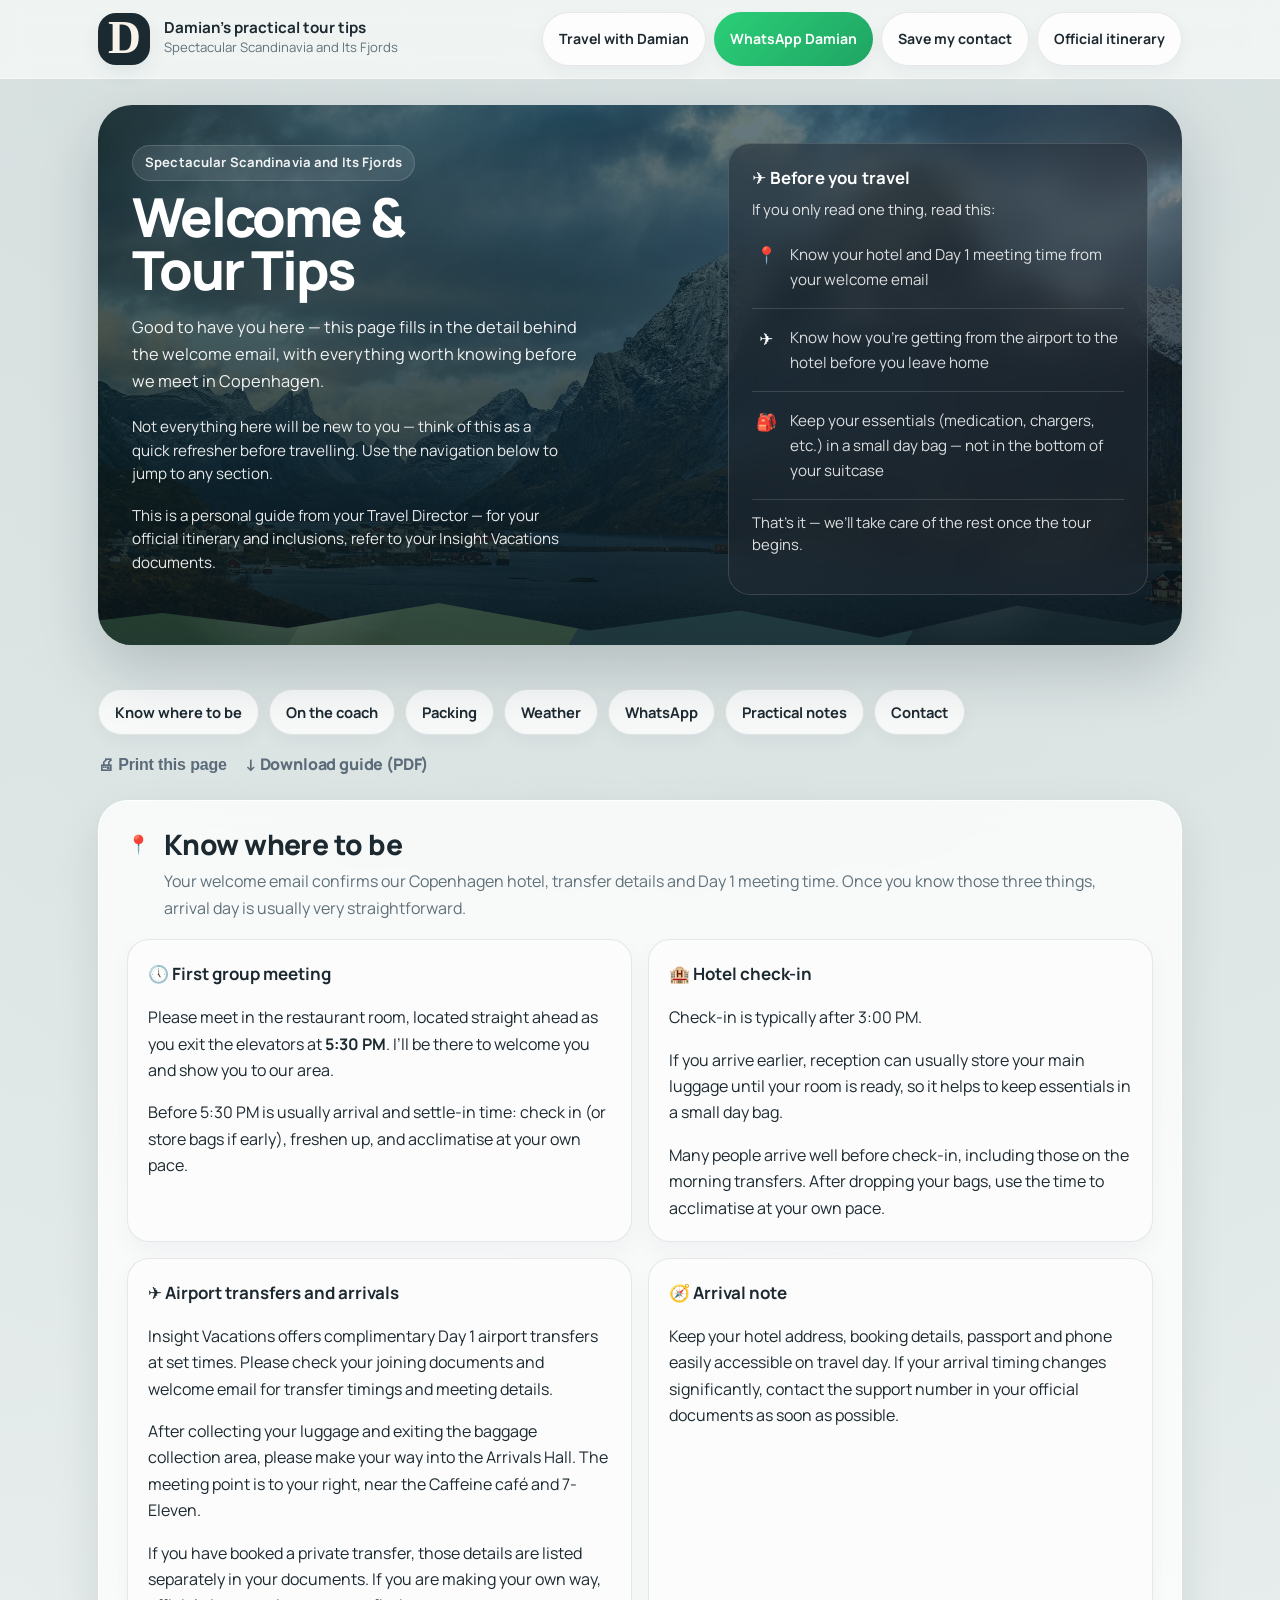
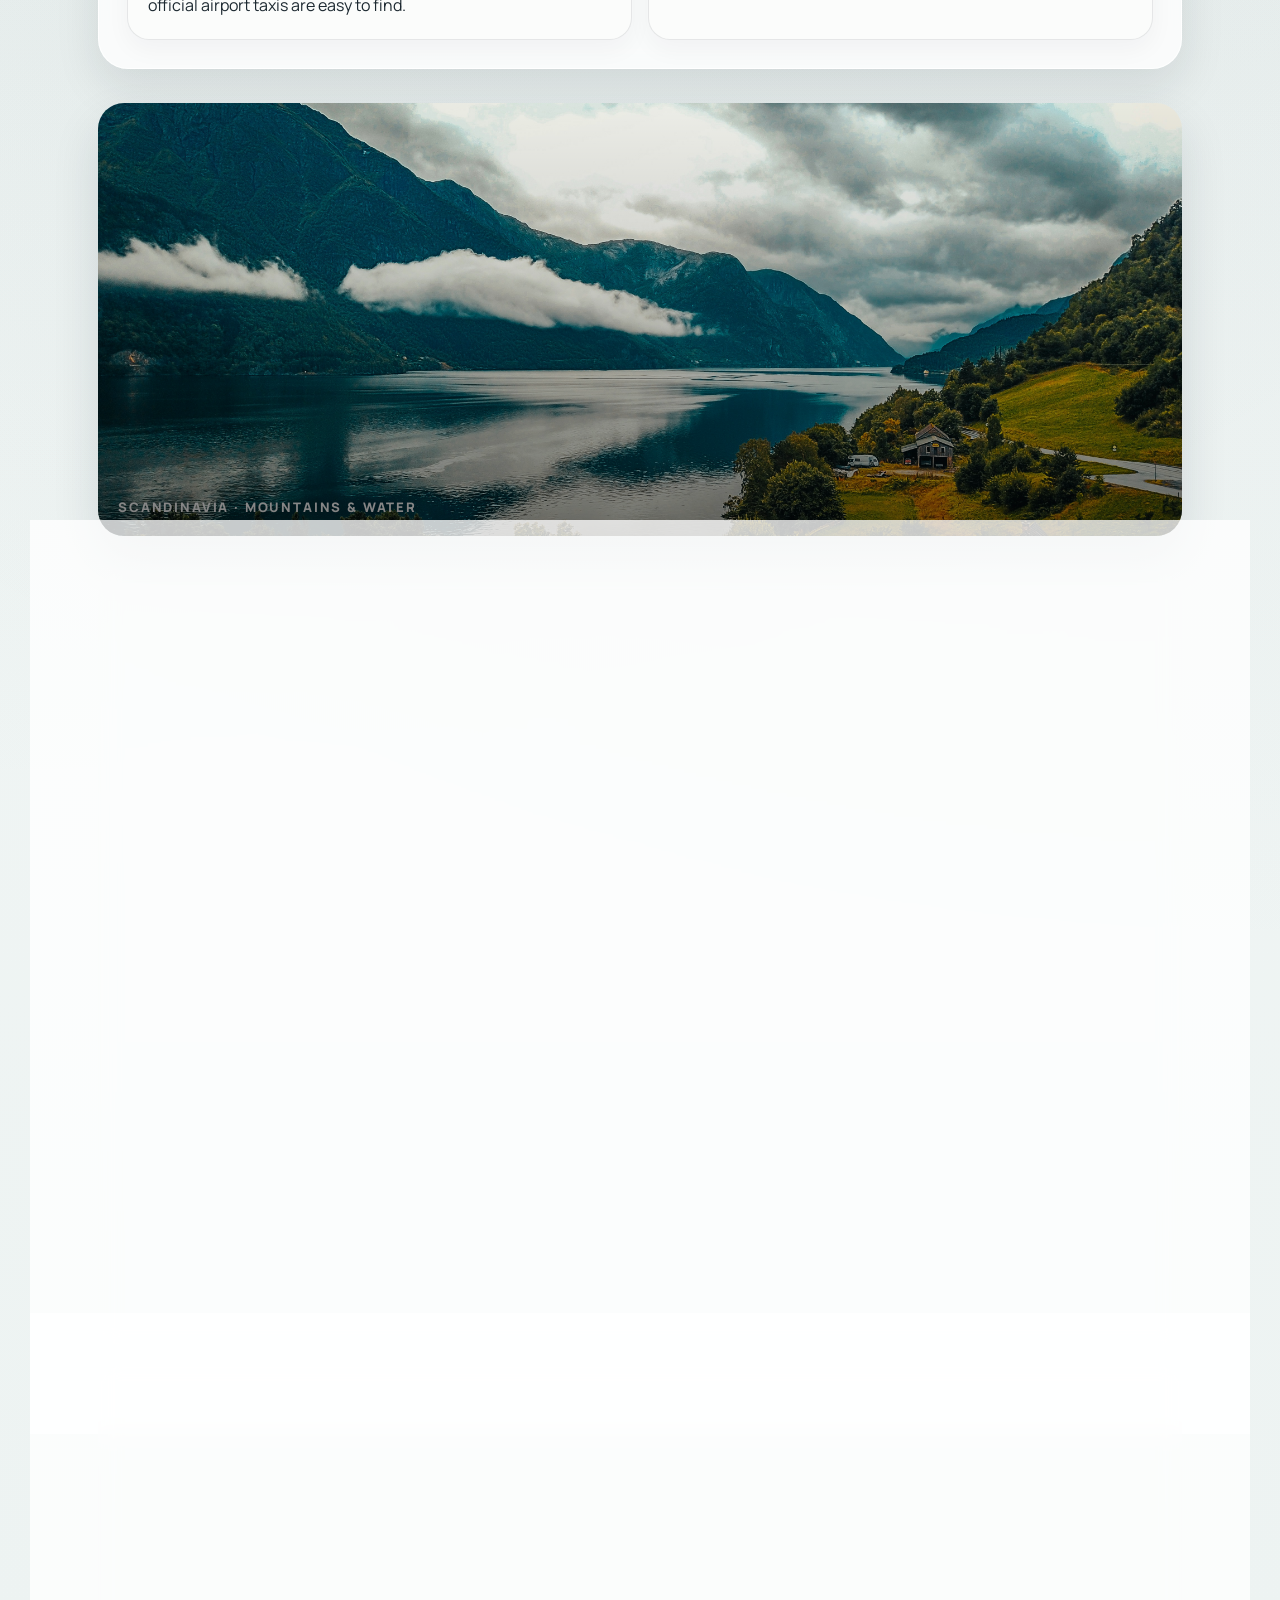
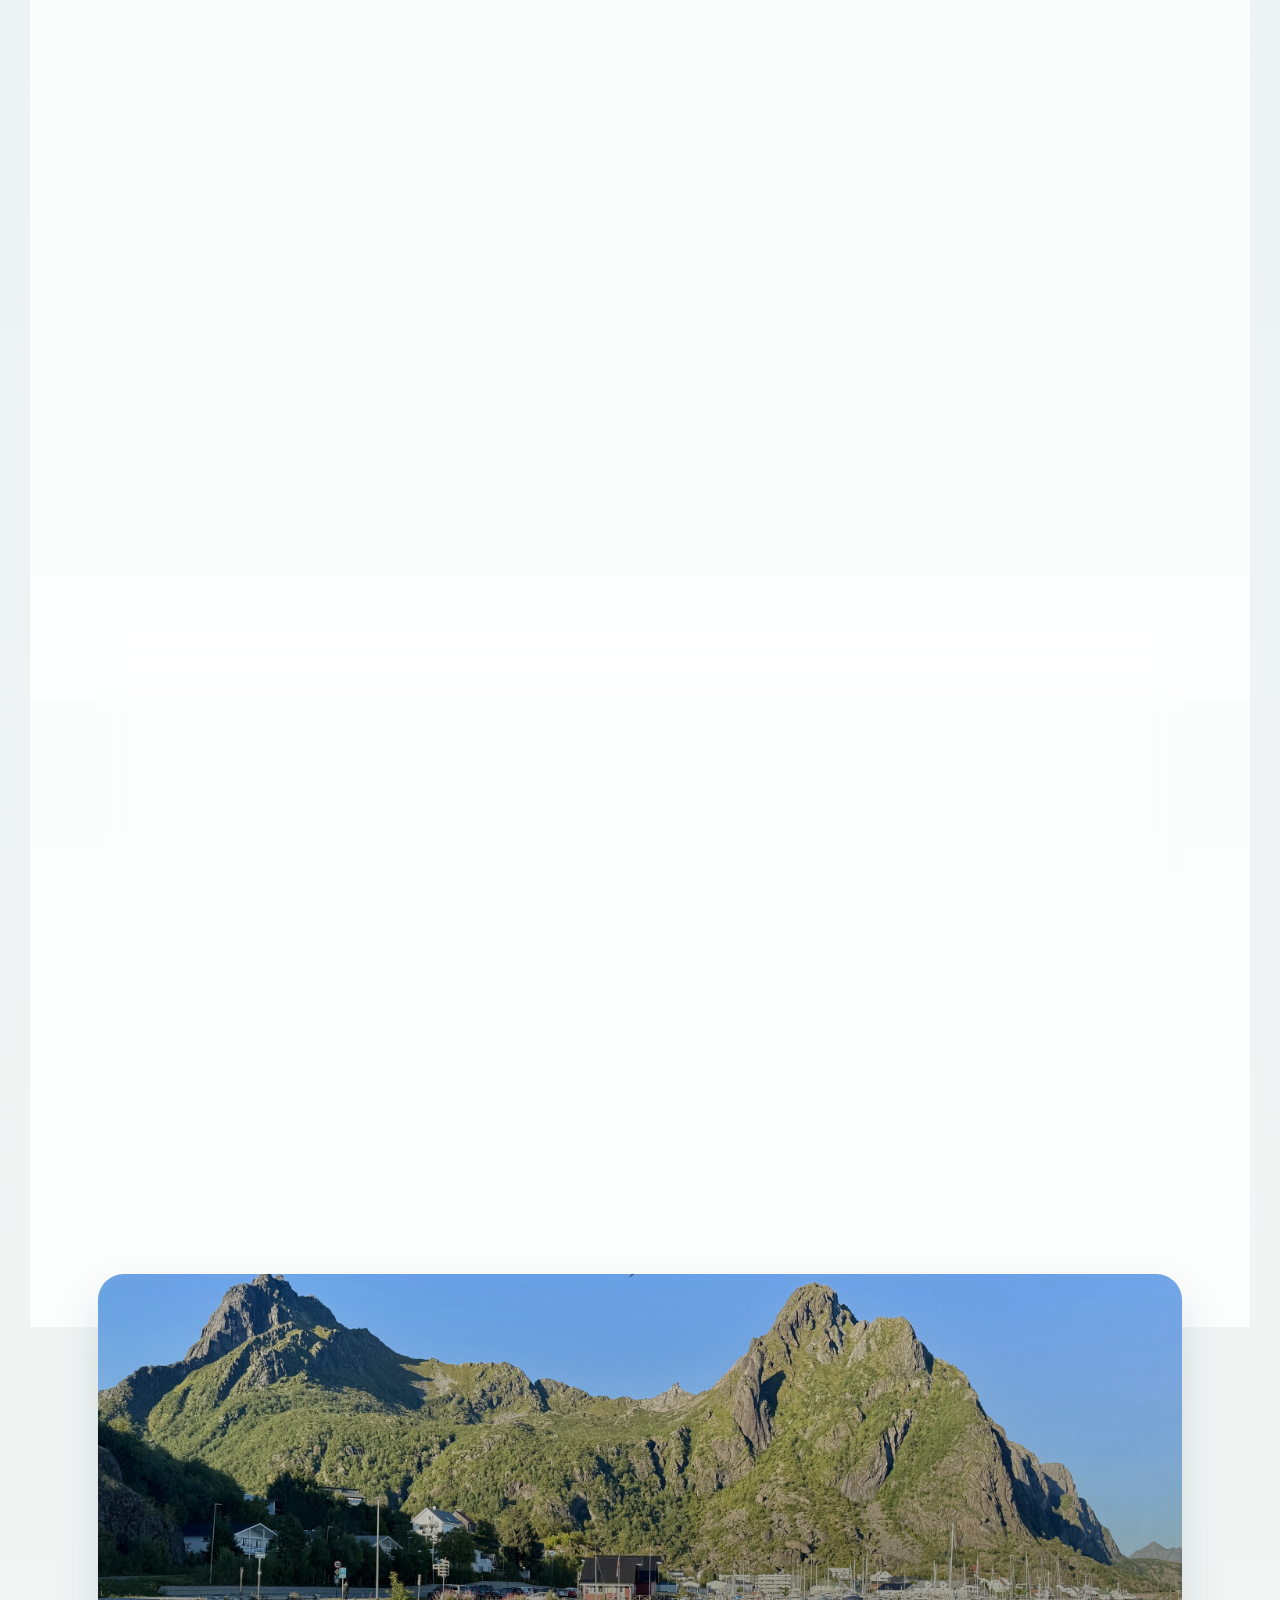
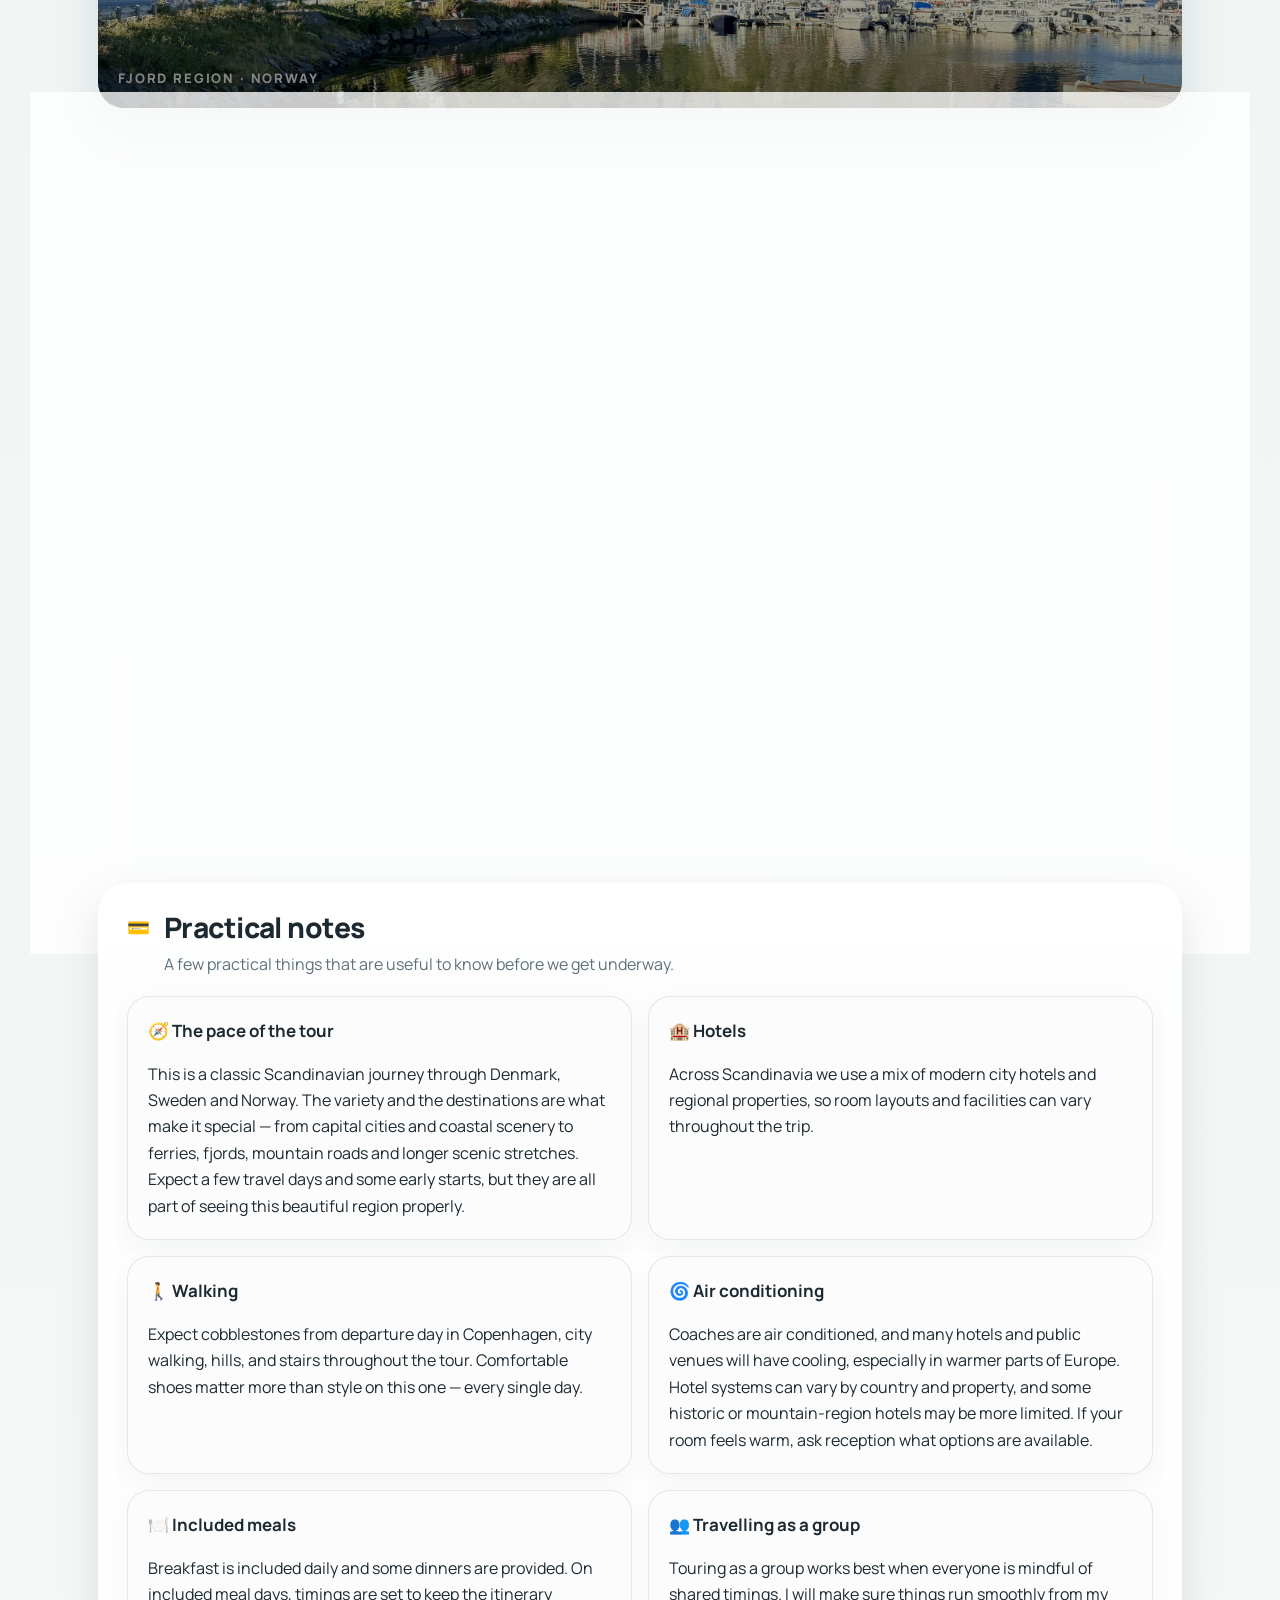
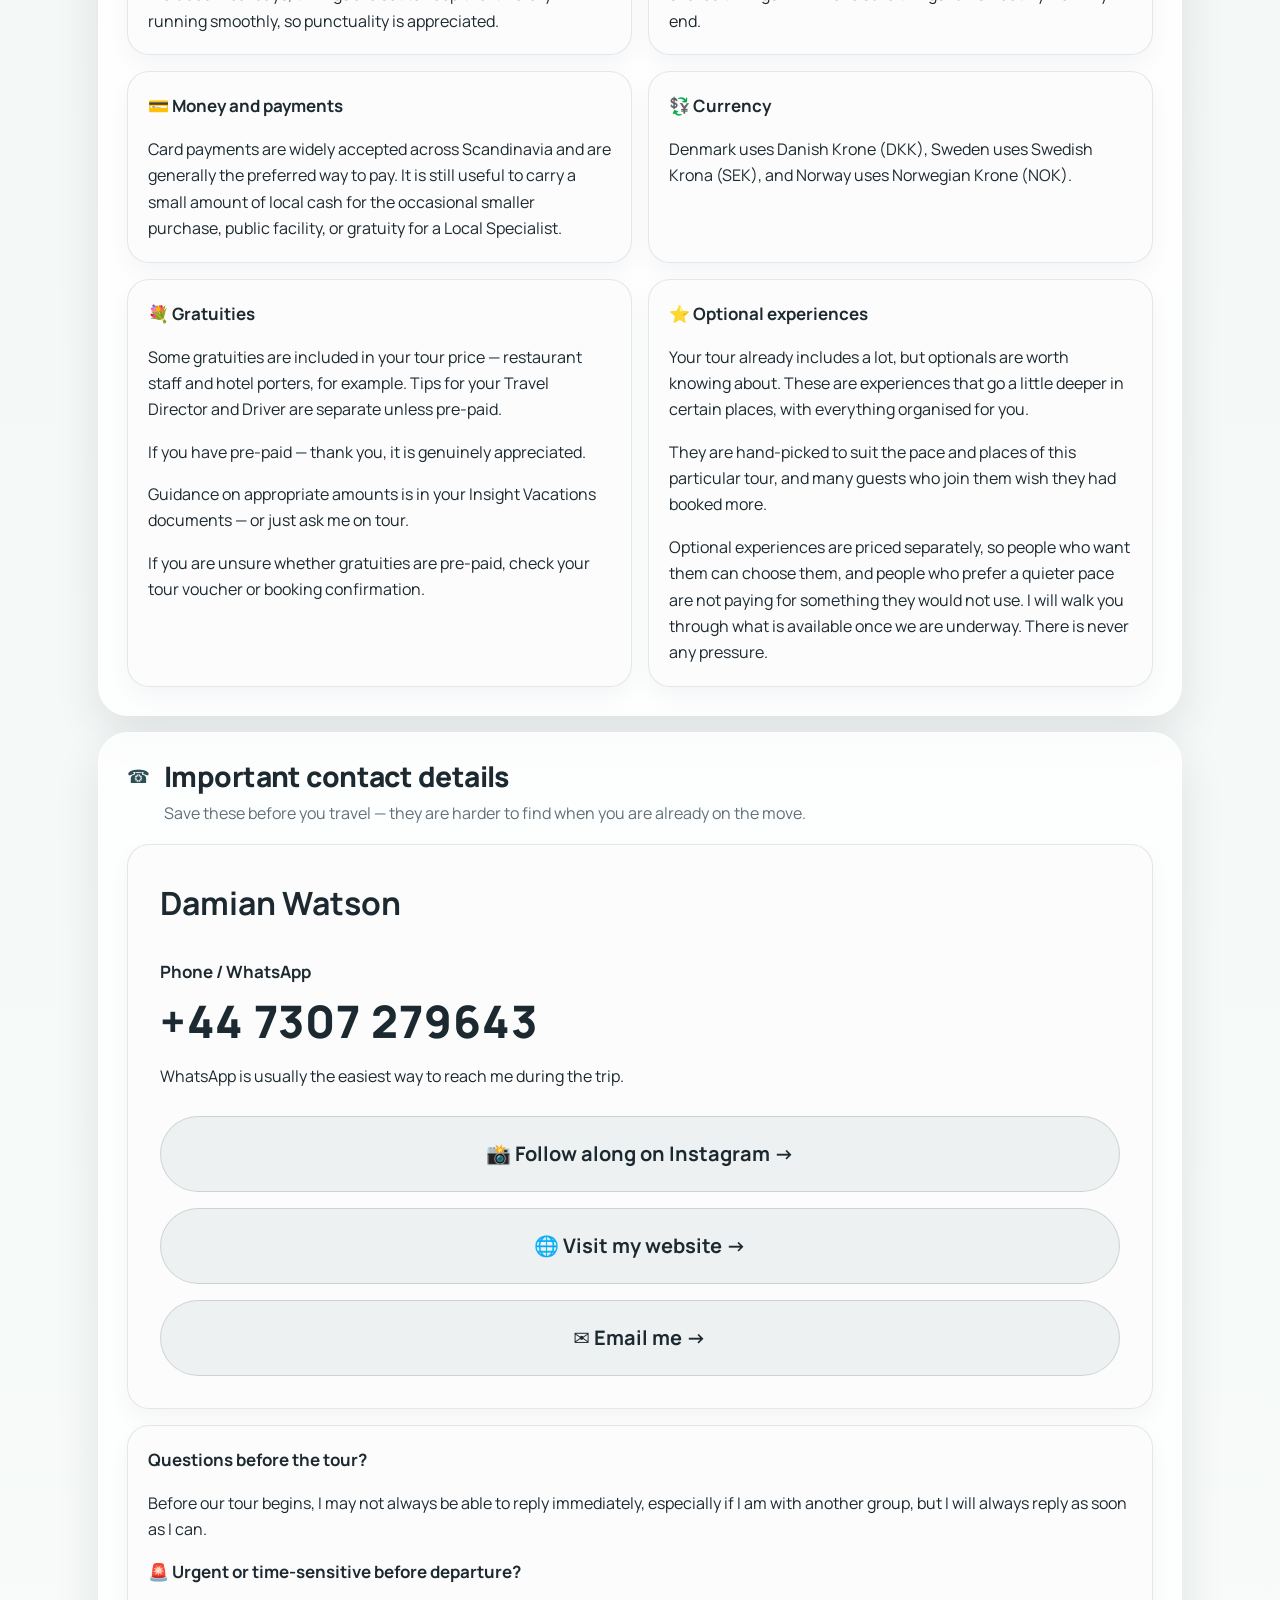
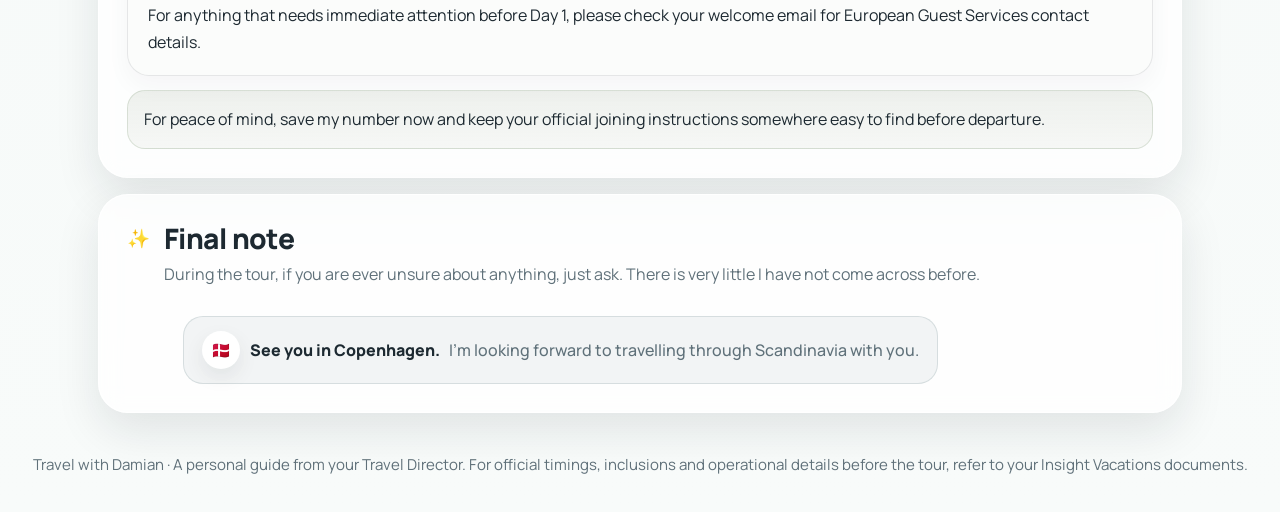
<file: welcome/spectacular-scandinavia-and-its-fjords.html>
<!DOCTYPE html>
<html lang="en">
<head>
  <meta charset="UTF-8" />
  <meta name="viewport" content="width=device-width, initial-scale=1.0" />
  <title>Damian's Practical Tour Tips | Spectacular Scandinavia and Its Fjords</title>
  <meta
    name="description"
    content="A practical pre-tour guide for travellers joining Insight Vacations Spectacular Scandinavia and Its Fjords with Damian Watson."
  />
  <link rel="stylesheet" href="welcome.css?v=20260428d" />
  <link rel="icon" href="../images/favicon-travelwithdamian.svg" type="image/svg+xml">
</head>
<body>
  <header class="topbar">
    <div class="topbar-inner">
      <div class="brand-lockup">
        <div class="crest"><img src="../images/favicon-travelwithdamian.svg" alt="Travel with Damian logo" /></div>
        <div class="brand-text">
          <strong>Damian's practical tour tips</strong>
          <span>Spectacular Scandinavia and Its Fjords</span>
        </div>
      </div>

      <div class="top-actions">
        <a class="mini-btn" href="../index.html">Travel with Damian</a>
        <a
          class="mini-btn whatsapp"
          href="https://wa.me/447307279643"
          target="_blank"
          rel="noopener noreferrer"
        >
          WhatsApp Damian
        </a>
        <a class="mini-btn" href="damian-watson.vcf">Save my contact</a>
        <a
          class="mini-btn"
          href="https://www.insightvacations.com/en-eu/tours/spectacular-scandinavia-and-its-fjords?optionId=269"
          target="_blank"
          rel="noopener noreferrer"
        >
          Official itinerary
        </a>
      </div>
    </div>
  </header>

  <div class="hero-wrap">
    <section class="hero">
      <div class="hero-inner">
        <div class="hero-copy">
          <div class="hero-head">
            <div class="eyebrow">
              Spectacular Scandinavia and Its Fjords
            </div>
          </div>

          <h1>Welcome &amp; Tour Tips</h1>

          <p class="hero-sub">
            Good to have you here — this page fills in the detail behind the welcome email, with everything worth knowing before we meet in Copenhagen.
          </p>

          <p class="hero-support">
            Not everything here will be new to you — think of this as a quick refresher before travelling. Use the navigation below to jump to any section.
          </p>

          <p class="hero-support">
            This is a personal guide from your Travel Director — for your official itinerary and inclusions, refer to your Insight Vacations documents.
          </p>

        </div>

        <aside class="quick-start-card">
          <h2>✈️ Before you travel</h2>
          <p class="quick-intro">
            If you only read one thing, read this:
          </p>

          <div class="quick-item">
            <div class="quick-icon">📍</div>
            <div>
              <p>Know your hotel and Day 1 meeting time from your welcome email</p>
            </div>
          </div>

          <div class="quick-divider"></div>

          <div class="quick-item">
            <div class="quick-icon">✈️</div>
            <div>
              <p>Know how you're getting from the airport to the hotel before you leave home</p>
            </div>
          </div>

          <div class="quick-divider"></div>

          <div class="quick-item">
            <div class="quick-icon">🎒</div>
            <div>
              <p>Keep your essentials (medication, chargers, etc.) in a small day bag — not in the bottom of your suitcase</p>
            </div>
          </div>

          <div class="quick-divider"></div>

          <p class="quick-intro" style="margin-top:10px;">
            That’s it — we’ll take care of the rest once the tour begins.
          </p>
        </aside>
      </div>
    </section>
  </div>

  <main class="wrap">
    <nav class="anchor-nav" aria-label="Page sections">
      <a href="#arrival">Know where to be</a>
      <a href="#coach">On the coach</a>
      <a href="#packing">Packing</a>
      <a href="#weather">Weather</a>
      <a href="#connected">WhatsApp</a>
      <a href="#money">Practical notes</a>
      <a href="#contact">Contact</a>
    </nav>

    <div class="top-page-actions">
      <button class="mini-btn page-action-btn" onclick="window.print()">🖨 Print this page</button>

      <a class="mini-btn page-action-btn"
         href="#"
         onclick="window.print(); return false;">
         ↓ Download guide (PDF)
      </a>
    </div>

    <section class="section" id="arrival">
      <div class="section-header">
        <div class="section-icon">📍</div>
        <div>
          <h2>Know where to be</h2>
          <p class="lede">
            Your welcome email confirms our Copenhagen hotel, transfer details and Day 1 meeting time. Once you know those three things, arrival day is usually very straightforward.
          </p>
        </div>
      </div>

      <div class="grid">
        <div class="tile">
          <h3>🕔 First group meeting</h3>

          <p>
            Please meet in the restaurant room, located straight ahead as you exit the elevators at <strong>5:30 PM</strong>. I’ll be there to welcome you and show you to our area.
          </p>

          <p>
            Before 5:30 PM is usually arrival and settle-in time: check in (or store bags if early), freshen up, and acclimatise at your own pace.
          </p>
        </div>

        <div class="tile">
          <h3>🏨 Hotel check-in</h3>
          <p>Check-in is typically after 3:00 PM.</p>

          <p>If you arrive earlier, reception can usually store your main luggage until your room is ready, so it helps to keep essentials in a small day bag.</p>

          <p>Many people arrive well before check-in, including those on the morning transfers. After dropping your bags, use the time to acclimatise at your own pace.</p>
        </div>

        <div class="tile">
          <h3>✈️ Airport transfers and arrivals</h3>
          <p>Insight Vacations offers complimentary Day 1 airport transfers at set times. Please check your joining documents and welcome email for transfer timings and meeting details.</p>
          <p>After collecting your luggage and exiting the baggage collection area, please make your way into the Arrivals Hall. The meeting point is to your right, near the Caffeine café and 7-Eleven.</p>
          <p>If you have booked a private transfer, those details are listed separately in your documents. If you are making your own way, official airport taxis are easy to find.</p>
        </div>

        <div class="tile">
          <h3>🧭 Arrival note</h3>
          <p>Keep your hotel address, booking details, passport and phone easily accessible on travel day. If your arrival timing changes significantly, contact the support number in your official documents as soon as possible.</p>
        </div>
      </div>
    </section>



    <section class="tour-divider" aria-label="Tour highlight">
      <figure class="tour-divider-card">
        <img src="../images/klavins1.jpg" alt="Scenic Scandinavian mountain and water landscape" />
        <figcaption>SCANDINAVIA · MOUNTAINS &amp; WATER</figcaption>
      </figure>
    </section>

    <section class="section" id="coach">
      <div class="section-header">
        <div class="section-icon">🚌</div>
        <div>
          <h2>On the coach</h2>
          <p class="lede">
            The coach will be our moving base between destinations. A few simple habits help keep things comfortable, safe and pleasant for everyone travelling together.
          </p>
        </div>
      </div>

<div class="coach-flow">
  <p>🔁 <strong>Seat rotation</strong> happens daily. I will explain the system clearly on Day One.</p>

  <p>🚻 There is often a WC on board, and we also plan regular comfort stops along the way.</p>

  <p>🪜 <strong>Mobility &amp; boarding:</strong> There are steps when getting on and off the coach, so please take your time and use the handrail.</p>

  <p>⛴️ This itinerary includes ferry crossings, so it helps to keep a layer and anything essential in your day bag rather than packed in your suitcase.</p>

  <p>🥪 <strong>Snacks are absolutely fine.</strong> For general comfort and safety on a moving vehicle, it’s best to avoid hot food and hot drinks while on the coach.</p>

  <p>🎒 Bring a <strong>small day bag</strong> with what you may need during the day. Main suitcases stay in the coach hold until hotel arrival on travel days.</p>

  <p>🧳 <strong>Carry-on space on the coach is limited.</strong> Smaller soft bags such as backpacks or tote-style bags work best overhead or under the seat. Wheel-based carry-on suitcases usually do not fit well in the racks above. They are best avoided as on-board bags.</p>

  <p>🔔 <strong>Seatbelts:</strong> For your safety, please ensure your seatbelt is fastened whenever you are seated and keep it on throughout the journey.</p>

  <p>🧼 Please be mindful of general hygiene. Clean hands and a bit of awareness go a long way in shared spaces. If you’re feeling unwell, just be considerate of others.</p>
</div>
    </section>

    <section class="section" id="packing">
      <div class="section-header">
        <div class="section-icon">🎒</div>
        <div>
          <h2>What to pack</h2>
          <p class="lede">
            Comfortable, practical and easy to manage usually works far better than overpacking on this tour.
          </p>
        </div>
      </div>

      <div class="grid">
        <div class="tile">
          <h3>Essentials</h3>
          <ul class="clean">
            <li>Comfortable walking shoes you already trust</li>
            <li>Layered clothing for changing conditions</li>
            <li>☔ A lightweight waterproof or weatherproof jacket</li>
            <li>A small day bag for travel days and sightseeing</li>
            <li>🔌 Power adapters — Denmark, Sweden and Norway each use slightly different sockets. A universal travel adapter is the easiest option. <a class="inline-photo-link" href="#plug-denmark">Power plug guide</a></li>
            <li>Optional: wired headphones with a 3.5mm jack for audio devices on some sightseeing days</li>
          </ul>
        </div>

        <div class="tile">
          <h3>Packing smarter</h3>
          <ul class="clean">
            <li>Pack for practicality rather than every possible scenario — and leave a little room for anything you pick up along the way.</li>
            <li>🧥 Layers are key — coastal areas, fjords, mountains and cities can feel very different in the same day.</li>
            <li>Keep anything important for the day in your smaller bag, not the main case.</li>
            <li>💧 Optional: bring a reusable drink bottle, but avoid bulky bottles — collapsible or slim styles are easiest to carry on coach days.</li>
            <li>💡 Good shoes, layers and a waterproof jacket you trust will do most of the heavy lifting on this tour.</li>
          </ul>
        </div>
      </div>

      <div class="note">
        <strong>Luggage allowance:</strong> Please check your Insight Vacations documents for your exact allowance. As a general touring rule, one manageable suitcase plus one soft hand-luggage bag works much better than several small pieces. Label your bags clearly before arrival.
      </div>

      <div class="tip">
        Because suitcase delivery can take a little time, keep toiletries, medications, chargers and arrival essentials in your hand luggage.
      </div>

      <div class="note">
        <strong>Laundry:</strong> On a 15-day tour, people are usually glad to know there may be a chance to do some laundry at a longer stay. I can point out the most sensible options once we are underway.
      </div>
    </section>

    <section class="section" id="weather">
      <div class="section-header">
        <div class="section-icon">🌦️</div>
        <div>
          <h2>What to expect from the weather</h2>
          <p class="lede">
            Scandinavian weather can shift quickly, especially near fjords, coastlines and mountain areas. Forecasts are useful, but flexibility helps most.
          </p>
        </div>
      </div>

      <div class="grid">
        <div class="tile">
          <h3>🌦️ A practical reality</h3>
          <p>Cool mornings, mild afternoons, wind, rain and sunshine can all happen within the same day. That is very normal on this route.</p>
        </div>

        <div class="tile">
          <h3>🧥 What usually helps</h3>
          <p>Flexible layers usually serve you better than worrying too much about the perfect forecast. A light waterproof layer is worth having even when the day looks clear.</p>
        </div>

        <div class="tile">
          <h3>👟 Comfort beats style</h3>
          <p>This is a sightseeing-heavy itinerary with uneven surfaces, steps, outdoor stops and scenic viewpoints. Good shoes matter more than anything clever in your suitcase.</p>
        </div>

        <div class="tile">
          <h3>⛰️ Fjords and mountains</h3>
          <p>Scenic areas can feel cooler and breezier than city centres. Keep a layer in your day bag rather than packed underneath the coach.</p>
        </div>
      </div>

      <div class="tip">
        Do not let the forecast worry you too much. We adapt the day where we can, and some of the best moments in Scandinavia happen when the weather is doing something dramatic.
      </div>
    </section>

    <section class="tour-divider" aria-label="Tour highlight">
      <figure class="tour-divider-card">
        <img src="../images/norway-lofoten-harbour-reflection.webp" alt="Lofoten harbour reflection, Norway" />
        <figcaption>FJORD REGION · NORWAY</figcaption>
      </figure>
    </section>

    <section class="section" id="connected">
      <div class="section-header">
        <div class="section-icon">📲</div>
        <div>
          <h2>Staying connected on tour</h2>
          <p class="lede">
            I use WhatsApp for reminders and day-to-day updates while we are travelling. Joining is optional, and it works alongside your official documents and welcome email.
          </p>
        </div>
      </div>

      <ol class="steps">
        <li>
          <div class="step-no">1</div>
          <div>
            Download WhatsApp before you travel if you do not already use it — either from the link below or directly from your phone’s app store.
            <div class="contact-actions compact-action">
              <a href="https://www.whatsapp.com/download" target="_blank" rel="noopener noreferrer" class="contact-pill">
                Download WhatsApp here →
              </a>
            </div>
          </div>
        </li>
        <li>
          <div class="step-no">2</div>
          <div>Set up your profile and verify your number.</div>
        </li>
        <li>
          <div class="step-no">3</div>
          <div>Save my number in your phone from the welcome email or with the links above.</div>
        </li>
        <li>
          <div class="step-no">4</div>
          <div>Send me a quick WhatsApp message with your name so I know you are set up before the tour begins.</div>
        </li>
      </ol>

      <div class="tip">
        Travelling with someone? It helps if both of you save my number and message me, just in case phones get separated during the trip.
      </div>

      <div class="note">
        Most hotels and many public places offer Wi‑Fi, though speed and coverage can vary. If you plan to rely on mobile data, it is worth checking roaming options with your provider before travel. Some people choose to use an eSIM as a simple option across multiple countries.
      </div>
    </section>

    <section class="section" id="money">
      <div class="section-header">
        <div class="section-icon">💳</div>
        <div>
          <h2>Practical notes</h2>
          <p class="lede">
            A few practical things that are useful to know before we get underway.
          </p>
        </div>
      </div>

      <div class="grid">
        <div class="tile">
          <h3>🧭 The pace of the tour</h3>
          <p>This is a classic Scandinavian journey through Denmark, Sweden and Norway. The variety and the destinations are what make it special — from capital cities and coastal scenery to ferries, fjords, mountain roads and longer scenic stretches. Expect a few travel days and some early starts, but they are all part of seeing this beautiful region properly.</p>
        </div>

        <div class="tile">
          <h3>🏨 Hotels</h3>
          <p>Across Scandinavia we use a mix of modern city hotels and regional properties, so room layouts and facilities can vary throughout the trip.</p>
        </div>
        <div class="tile">
          <h3>🚶 Walking</h3>
          <p>Expect cobblestones from departure day in Copenhagen, city walking, hills, and stairs throughout the tour. Comfortable shoes matter more than style on this one — every single day.</p>
        </div>

        <div class="tile">
          <h3>🌀 Air conditioning</h3>
          <p>Coaches are air conditioned, and many hotels and public venues will have cooling, especially in warmer parts of Europe. Hotel systems can vary by country and property, and some historic or mountain-region hotels may be more limited. If your room feels warm, ask reception what options are available.</p>
        </div>

        <div class="tile">
          <h3>🍽️ Included meals</h3>
          <p>Breakfast is included daily and some dinners are provided. On included meal days, timings are set to keep the itinerary running smoothly, so punctuality is appreciated.</p>
        </div>

        <div class="tile">
          <h3>👥 Travelling as a group</h3>
          <p>Touring as a group works best when everyone is mindful of shared timings. I will make sure things run smoothly from my end.</p>
        </div>

        <div class="tile">
          <h3>💳 Money and payments</h3>
          <p>Card payments are widely accepted across Scandinavia and are generally the preferred way to pay. It is still useful to carry a small amount of local cash for the occasional smaller purchase, public facility, or gratuity for a Local Specialist.</p>
        </div>

        <div class="tile">
          <h3>💱 Currency</h3>
          <p>Denmark uses Danish Krone (DKK), Sweden uses Swedish Krona (SEK), and Norway uses Norwegian Krone (NOK).</p>
        </div>

        <div class="tile">
          <h3>💐 Gratuities</h3>
          <p>Some gratuities are included in your tour price — restaurant staff and hotel porters, for example. Tips for your Travel Director and Driver are separate unless pre-paid.</p>
          <p>If you have pre-paid — thank you, it is genuinely appreciated.</p>
          <p>Guidance on appropriate amounts is in your Insight Vacations documents — or just ask me on tour.</p>
          <p>If you are unsure whether gratuities are pre-paid, check your tour voucher or booking confirmation.</p>
        </div>

        <div class="tile">
          <h3>⭐ Optional experiences</h3>
          <p>Your tour already includes a lot, but optionals are worth knowing about. These are experiences that go a little deeper in certain places, with everything organised for you.</p>
          <p>They are hand-picked to suit the pace and places of this particular tour, and many guests who join them wish they had booked more.</p>
          <p>Optional experiences are priced separately, so people who want them can choose them, and people who prefer a quieter pace are not paying for something they would not use. I will walk you through what is available once we are underway. There is never any pressure.</p>
        </div>
      </div>
    </section>

    <section class="section" id="contact">
      <div class="section-header">
        <div class="section-icon">☎️</div>
        <div>
          <h2>Important contact details</h2>
          <p class="lede">
            Save these before you travel — they are harder to find when you are already on the move.
          </p>
        </div>
      </div>

      <div class="grid">
        <div class="tile contact-wide contact-feature-card">
          <h3>Damian Watson</h3>

          <h3>Phone / WhatsApp</h3>
          <p class="contact-phone-large"><strong>+44 7307 279643</strong></p>
          <p>WhatsApp is usually the easiest way to reach me during the trip.</p>

          <div class="contact-actions contact-actions-stacked">
            <a href="https://www.instagram.com/damian_travel_/" target="_blank" rel="noopener noreferrer" class="contact-pill">
              📸 Follow along on Instagram →
            </a>
            <a href="https://travelwithdamian.com" target="_blank" rel="noopener noreferrer" class="contact-pill">
              🌐 Visit my website →
            </a>
            <a href="mailto:damian.watson987@gmail.com" class="contact-pill">
              ✉️ Email me →
            </a>
          </div>
        </div>


        <div class="tile contact-wide">
          <h3>Questions before the tour?</h3>
          <p>
            Before our tour begins, I may not always be able to reply immediately, especially if I am with another group, but I will always reply as soon as I can.
          </p>

          <h3>🚨 Urgent or time-sensitive before departure?</h3>
          <p>
            For anything that needs immediate attention before Day 1, please check your welcome email for European Guest Services contact details.
          </p>
        </div>
      </div>

      <div class="tip">
        For peace of mind, save my number now and keep your official joining instructions somewhere easy to find before departure.
      </div>
    </section>

    <section class="section" id="final-note">
      <div class="section-header">
        <div class="section-icon">✨</div>
        <div>
          <h2>Final note</h2>
          <p class="lede">
            During the tour, if you are ever unsure about anything, just ask. There is very little I have not come across before.
          </p>
        </div>
      </div>

      <div class="final-note-signoff">
        <span class="final-note-flag">🇩🇰</span>
        <div>
          <strong>See you in Copenhagen.</strong>
          <span>I’m looking forward to travelling through Scandinavia with you.</span>
        </div>
      </div>
    </section>
  </main>

  <footer class="footer">
    Travel with Damian · A personal guide from your Travel Director. For official timings, inclusions and operational details before the tour, refer to your Insight Vacations documents.
  </footer>

  <aside id="plug-denmark" class="image-modal plug-modal" aria-labelledby="plug-denmark-title" aria-modal="true" role="dialog">
    <a class="image-modal-backdrop" href="#packing" aria-label="Close"></a>
    <figure class="image-modal-panel">
      <figcaption id="plug-denmark-title">
        Denmark — Type K (the Danish standard)
        <span class="modal-ref-links">
          <a href="https://www.worldstandards.eu/electricity/plug-voltage-by-country/denmark/" target="_blank" rel="noopener noreferrer">Denmark reference</a>
        </span>
      </figcaption>
      <p class="plug-modal-note">Denmark uses Type K — three round pins in a triangular layout. Type C two-pin plugs also fit most Danish sockets, so a standard Europe adapter often works. A universal adapter removes the guesswork entirely.</p>
      <div class="plug-modal-images">
        <img src="../images/power%20sockets/electricity-tiles-type-K.jpg" alt="Danish Type K plug and socket reference tiles." />
        <img src="../images/power%20sockets/electricity-tiles-type-C.jpg" alt="European Type C plug reference tiles." />
      </div>
      <nav class="plug-modal-nav" aria-label="Power plug image navigation">
        <a href="#plug-norway">← Norway</a>
        <a href="#plug-sweden">Sweden →</a>
      </nav>
      <a class="image-modal-close" href="#packing" aria-label="Close popup">Close</a>
    </figure>
  </aside>

  <aside id="plug-sweden" class="image-modal plug-modal" aria-labelledby="plug-sweden-title" aria-modal="true" role="dialog">
    <a class="image-modal-backdrop" href="#packing" aria-label="Close"></a>
    <figure class="image-modal-panel">
      <figcaption id="plug-sweden-title">
        Sweden — Type C and Type F (Schuko)
        <span class="modal-ref-links">
          <a href="https://www.worldstandards.eu/electricity/plug-voltage-by-country/sweden/" target="_blank" rel="noopener noreferrer">Sweden reference</a>
        </span>
      </figcaption>
      <p class="plug-modal-note">Swedish wall sockets are Type F (Schuko — two round pins with earth clips on the sides). Type C two-pin plugs fit Type F sockets, so most Europe adapters work fine.</p>
      <div class="plug-modal-images">
        <img src="../images/power%20sockets/electricity-tiles-type-F.jpg" alt="Swedish Type F plug and socket reference tiles." />
        <img src="../images/power%20sockets/electricity-tiles-type-C.jpg" alt="European Type C plug reference tiles." />
      </div>
      <nav class="plug-modal-nav" aria-label="Power plug image navigation">
        <a href="#plug-denmark">← Denmark</a>
        <a href="#plug-norway">Norway →</a>
      </nav>
      <a class="image-modal-close" href="#packing" aria-label="Close popup">Close</a>
    </figure>
  </aside>

  <aside id="plug-norway" class="image-modal plug-modal" aria-labelledby="plug-norway-title" aria-modal="true" role="dialog">
    <a class="image-modal-backdrop" href="#packing" aria-label="Close"></a>
    <figure class="image-modal-panel">
      <figcaption id="plug-norway-title">
        Norway — Type C and Type F (Schuko)
        <span class="modal-ref-links">
          <a href="https://www.worldstandards.eu/electricity/plug-voltage-by-country/norway/" target="_blank" rel="noopener noreferrer">Norway reference</a>
        </span>
      </figcaption>
      <p class="plug-modal-note">Norway uses the same setup as Sweden — Type F (Schuko) wall sockets, with Type C two-pin plugs also compatible. A standard Europe or universal adapter covers this without any issues.</p>
      <div class="plug-modal-images">
        <img src="../images/power%20sockets/electricity-tiles-type-F.jpg" alt="Norwegian Type F plug and socket reference tiles." />
        <img src="../images/power%20sockets/electricity-tiles-type-C.jpg" alt="European Type C plug reference tiles." />
      </div>
      <nav class="plug-modal-nav" aria-label="Power plug image navigation">
        <a href="#plug-sweden">← Sweden</a>
        <a href="#plug-denmark">Denmark →</a>
      </nav>
      <a class="image-modal-close" href="#packing" aria-label="Close popup">Close</a>
    </figure>
  </aside>
</body>
</html>
</file>
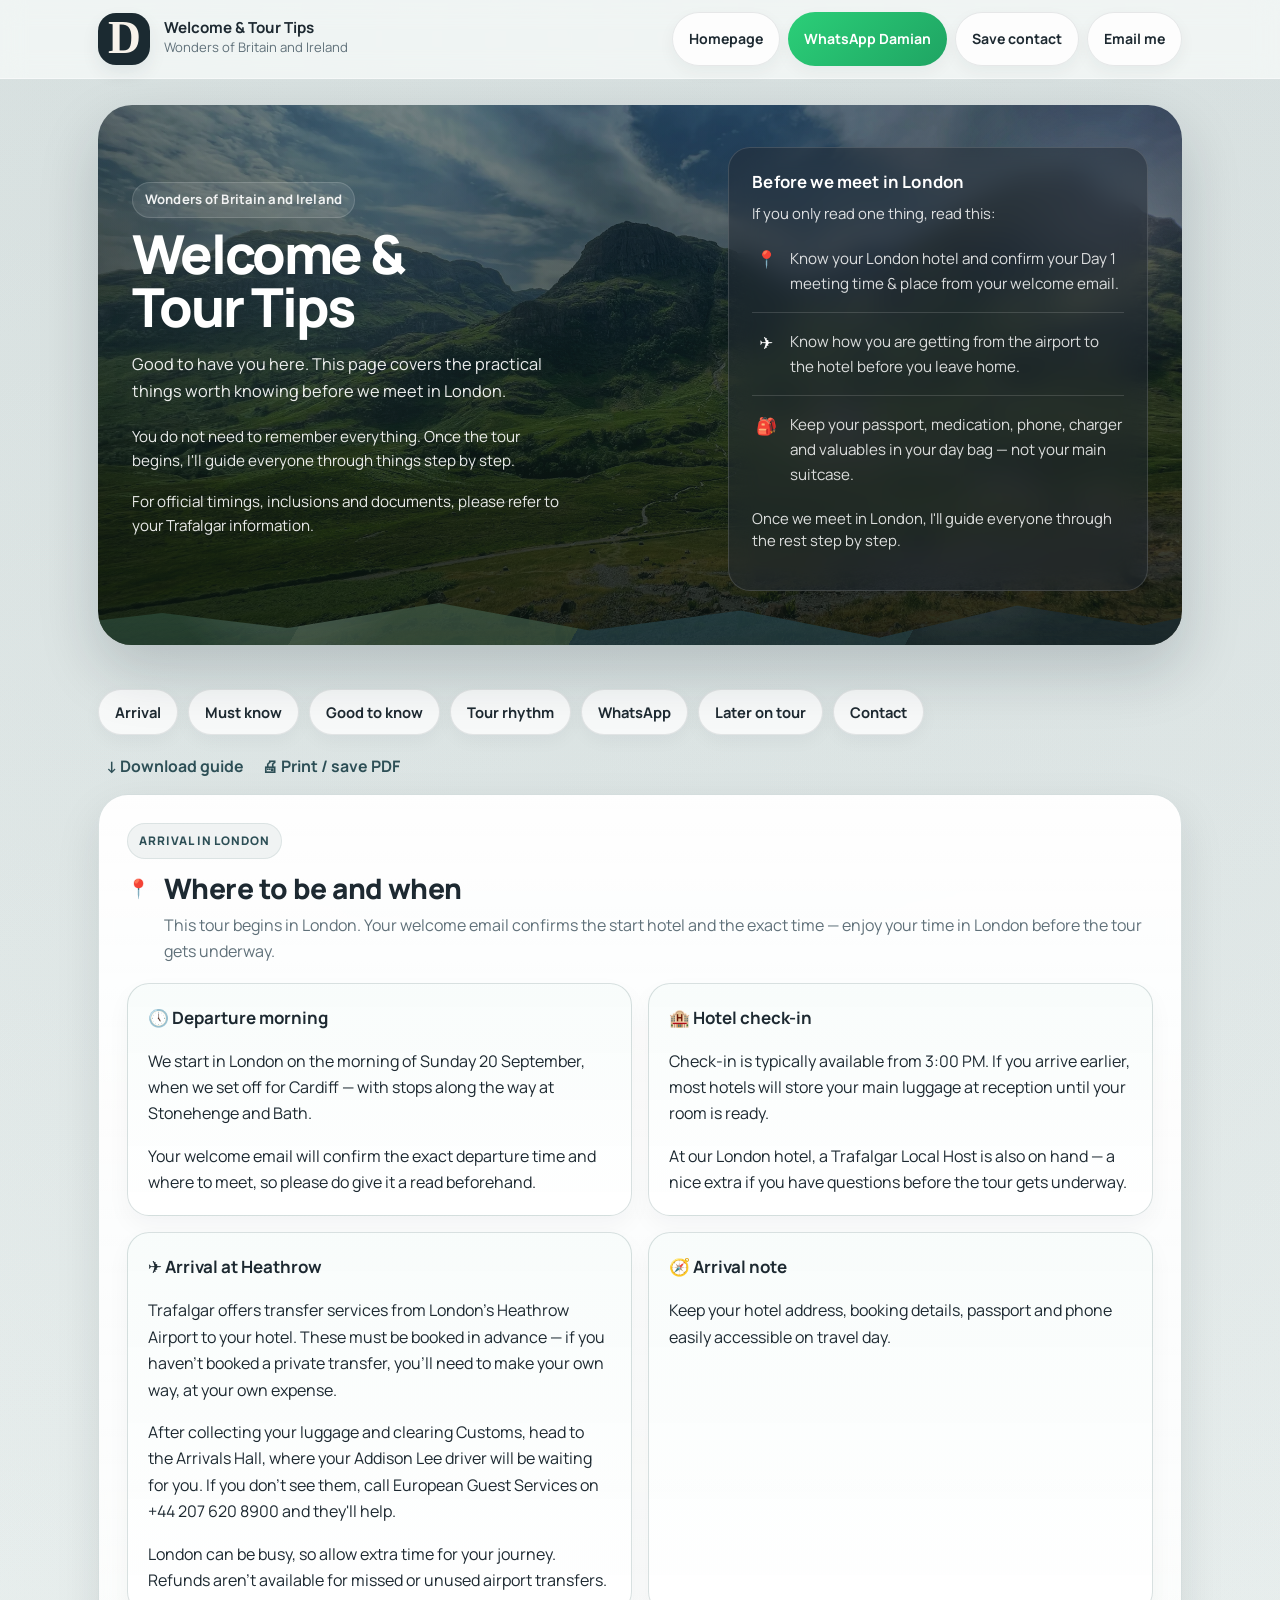
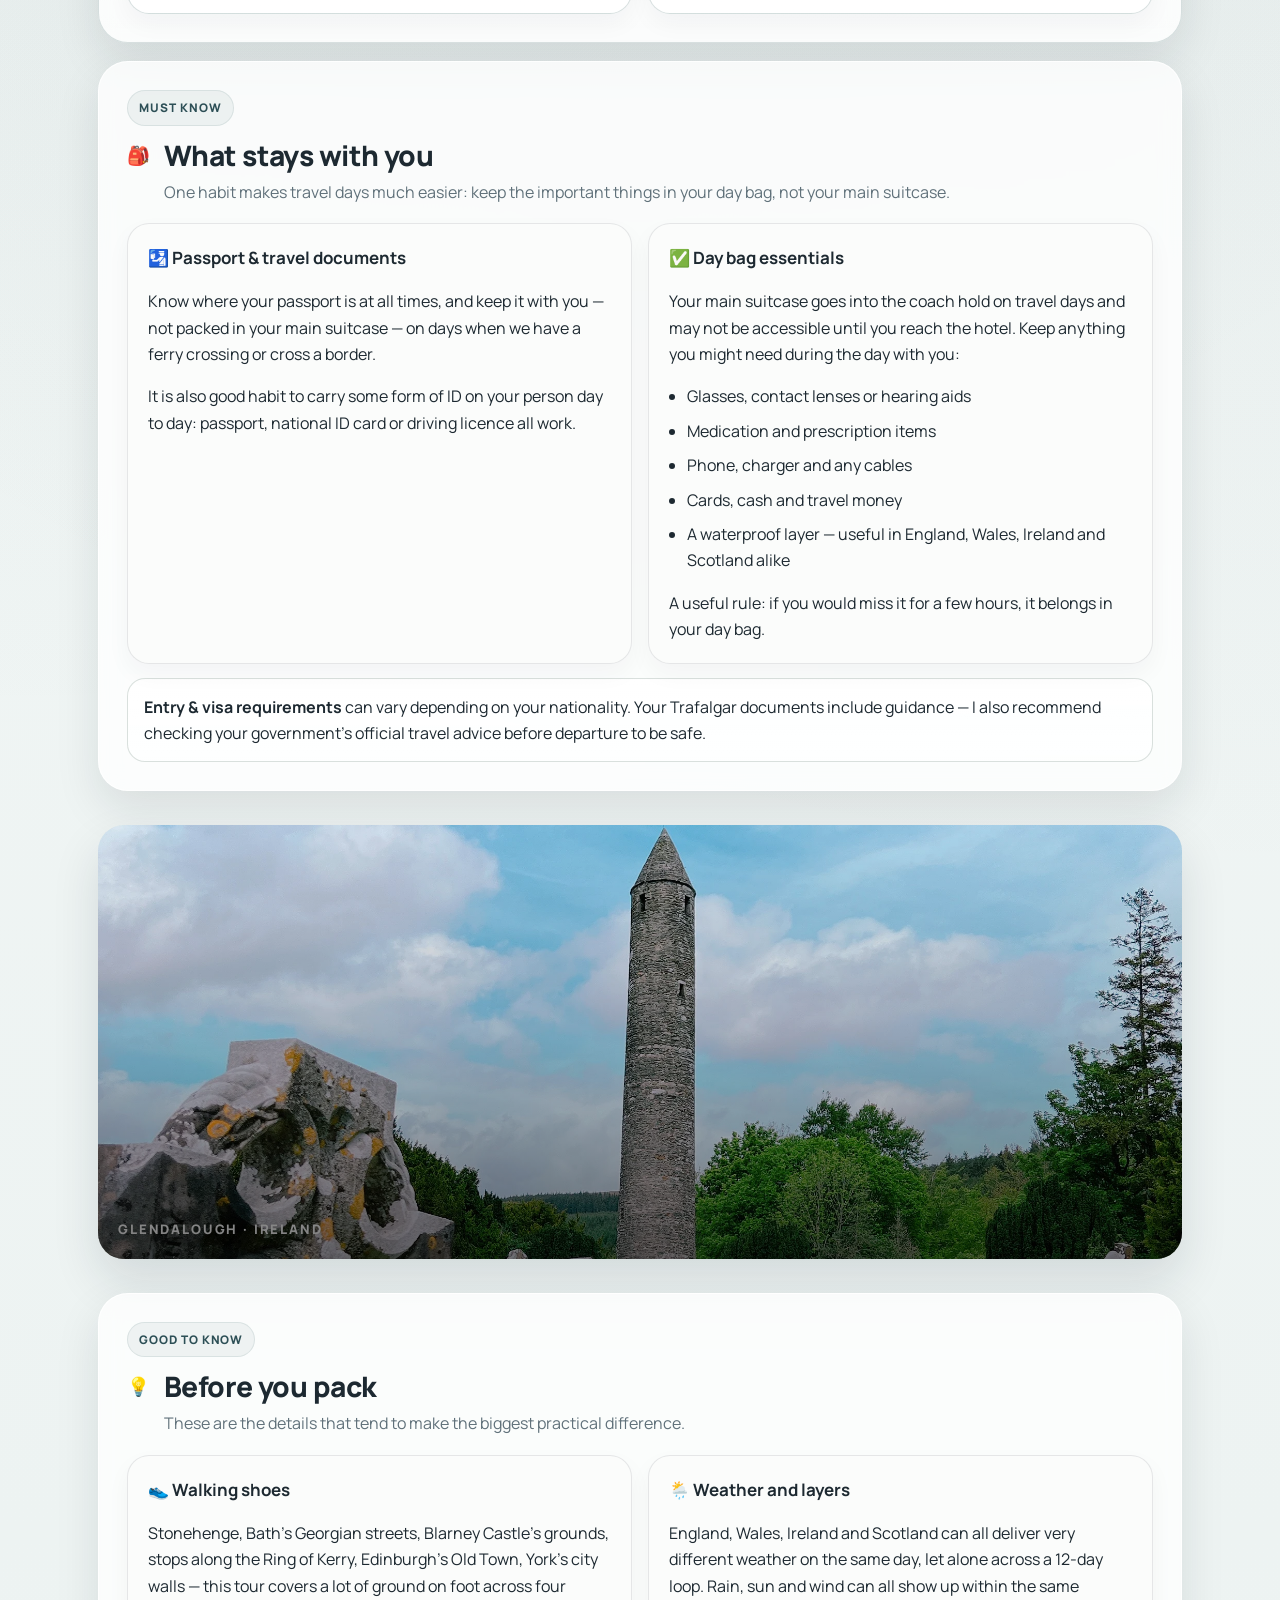
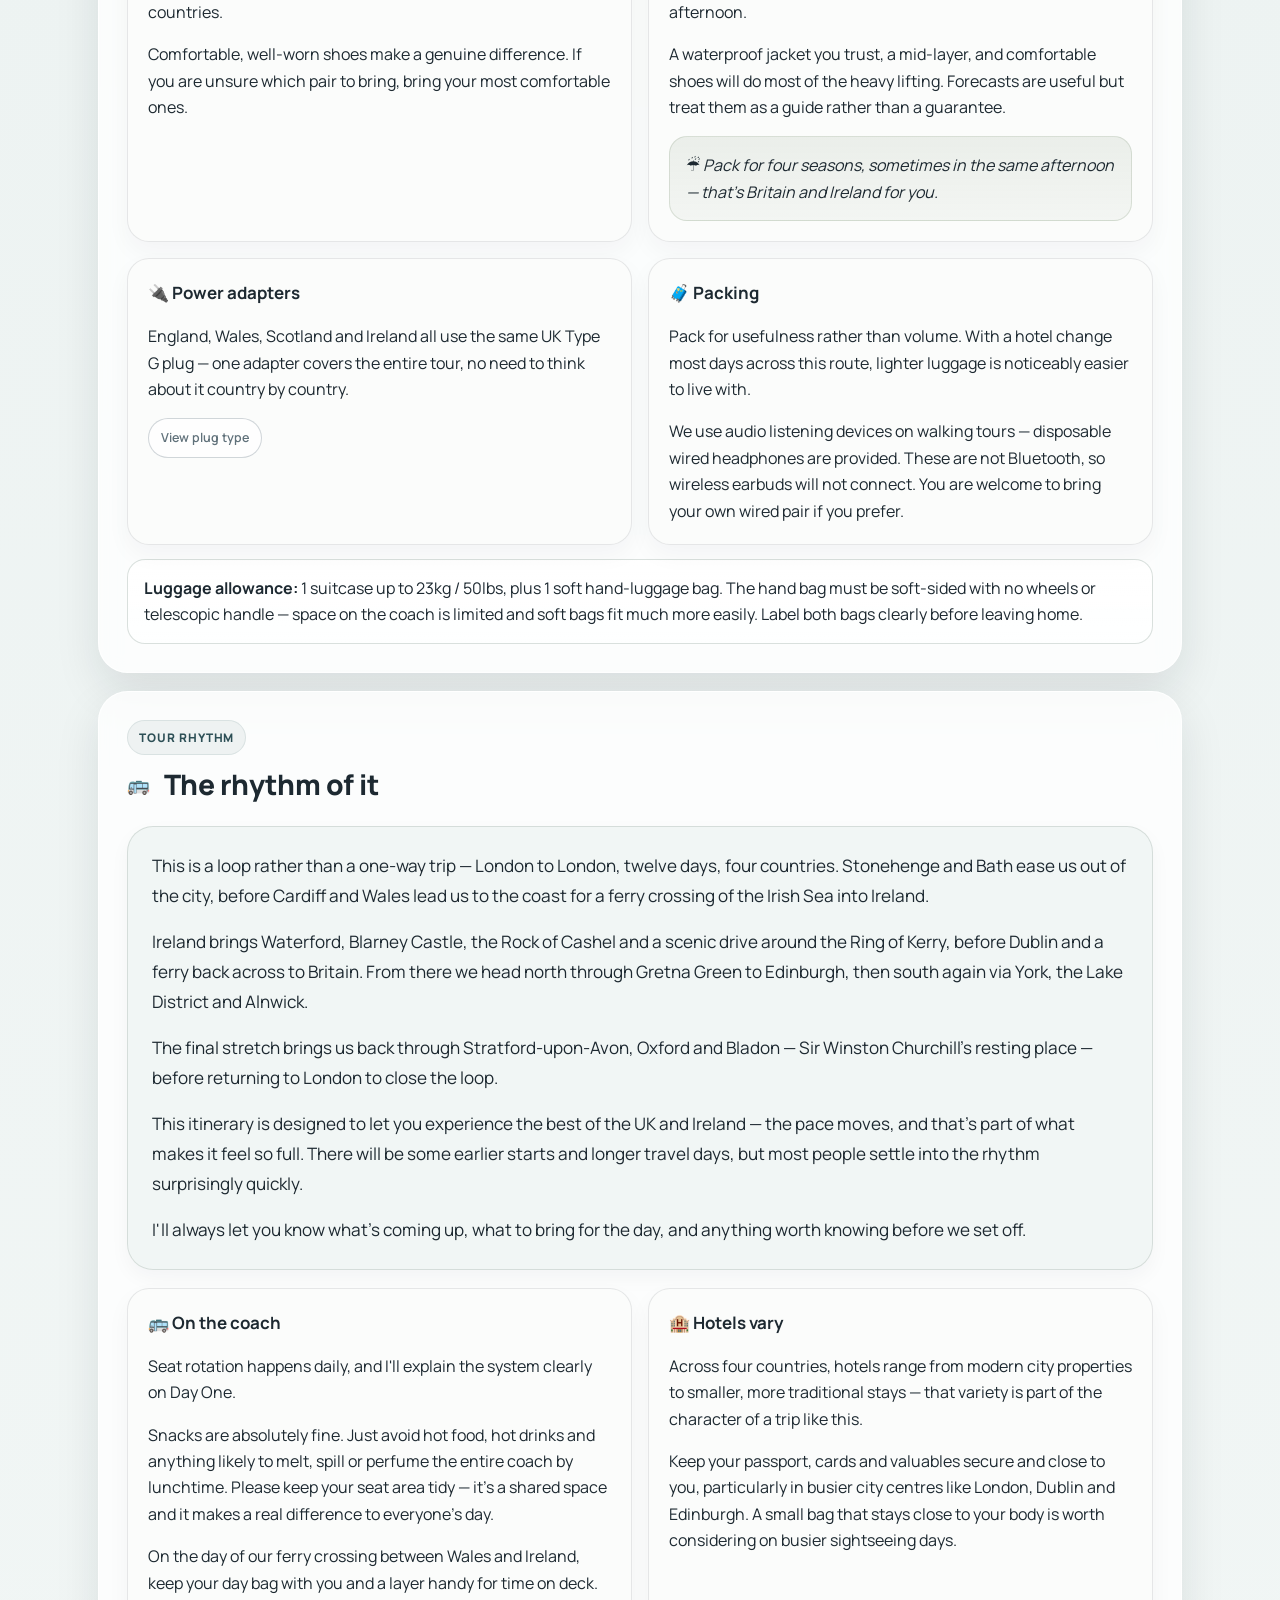
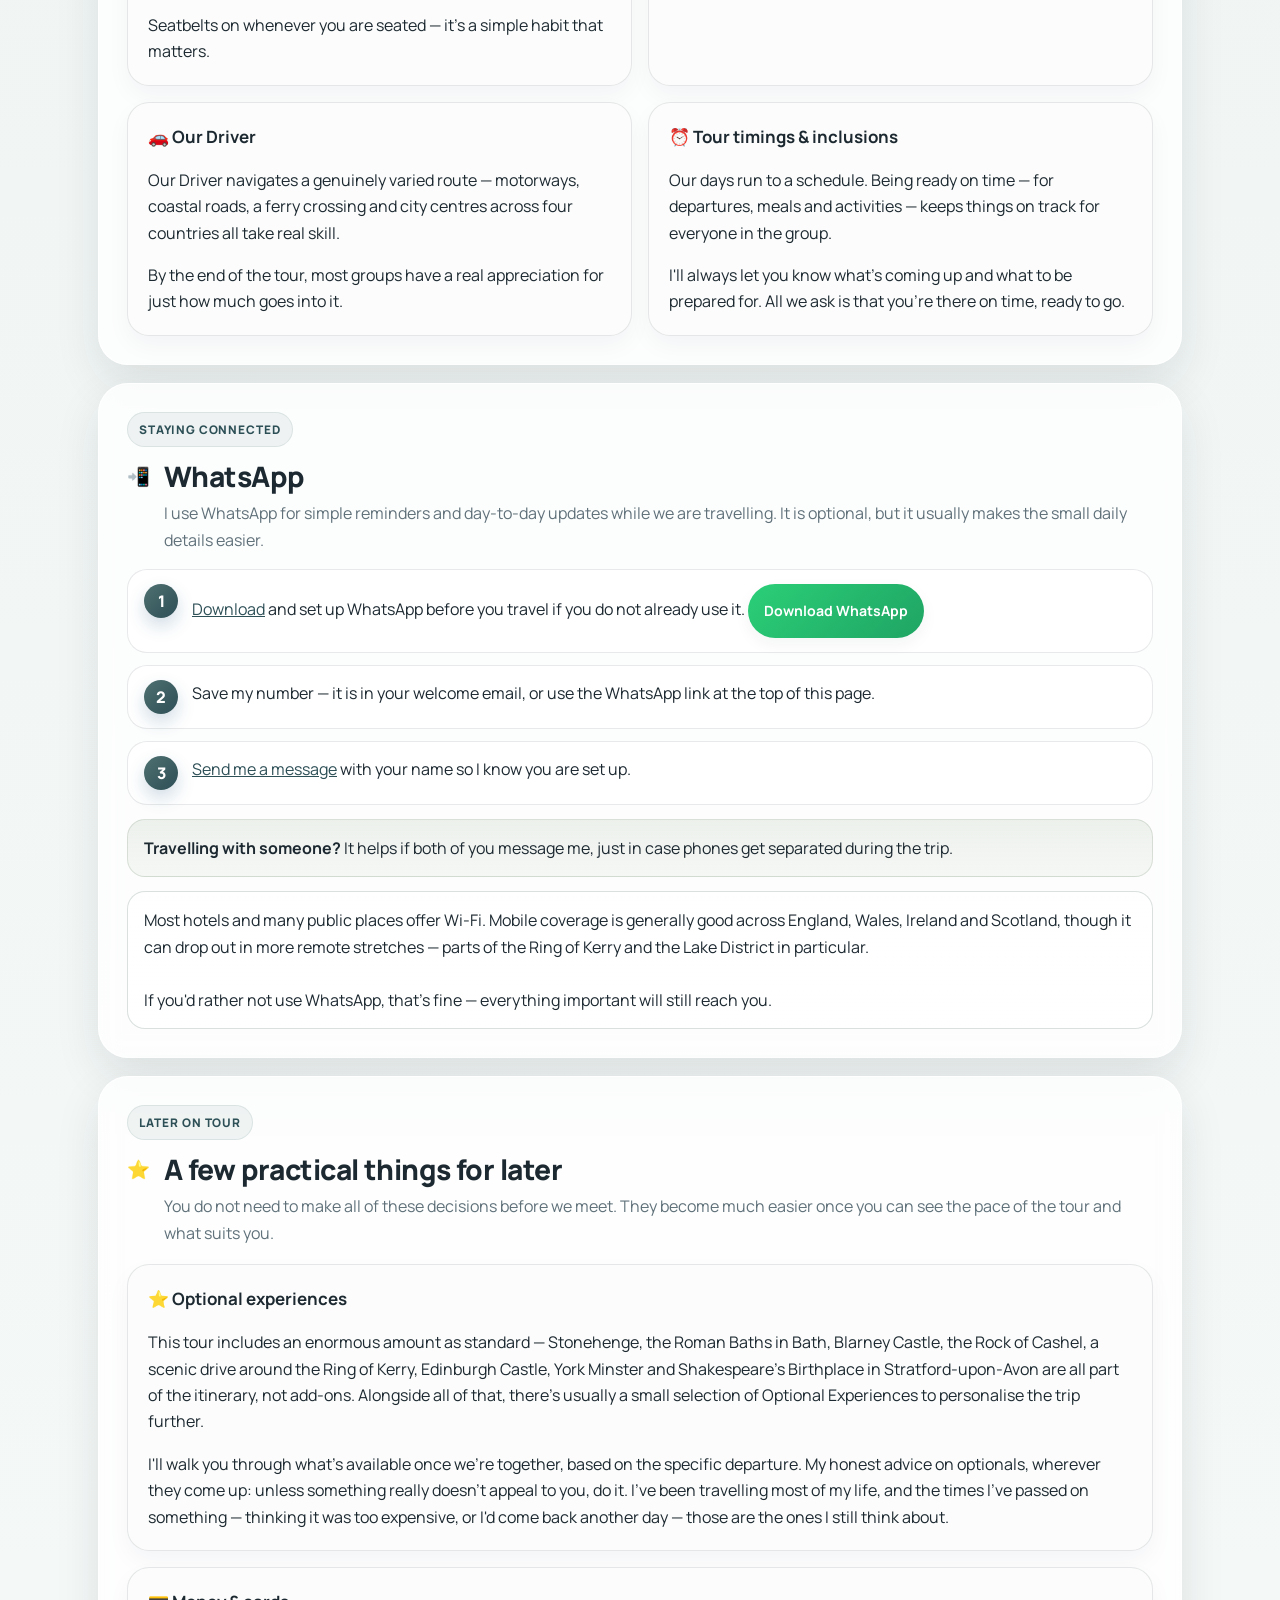
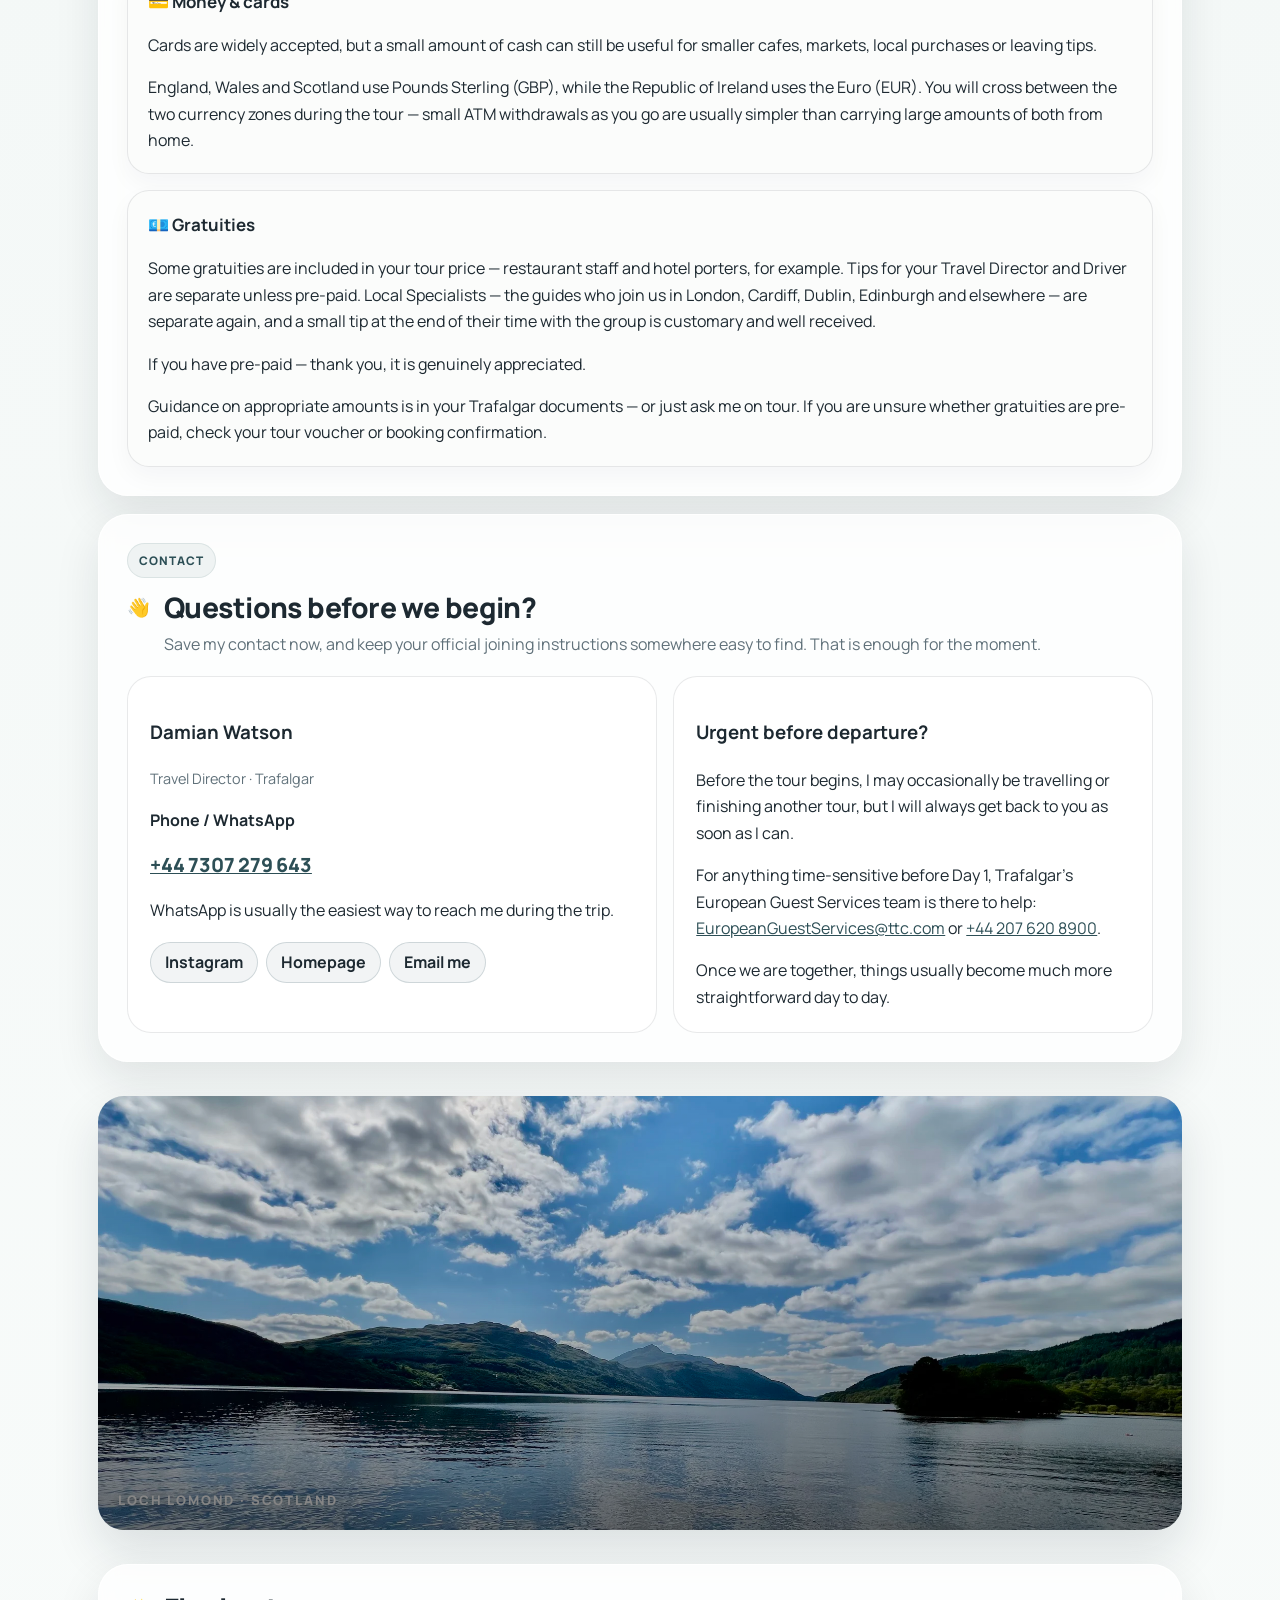
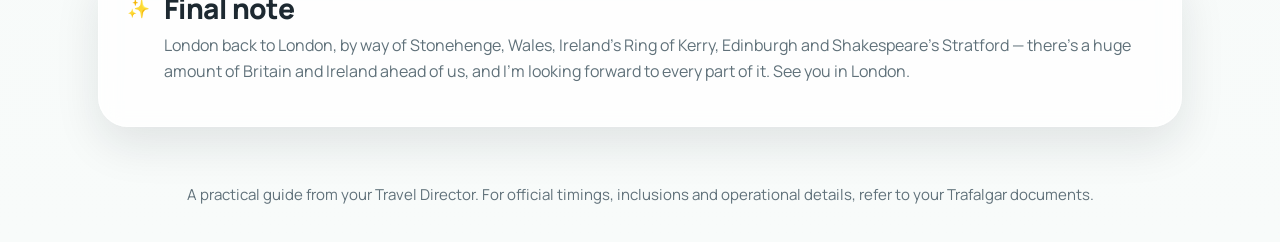
<file: welcome/wonders-of-britain-and-ireland.html>
<!DOCTYPE html>
<html lang="en">
<head>
  <meta charset="UTF-8" />
  <meta name="viewport" content="width=device-width, initial-scale=1.0" />

  <title>Welcome &amp; Tour Tips | Wonders of Britain and Ireland</title>
  <meta name="description" content="Welcome &amp; Tour Tips before departure for travellers on Wonders of Britain and Ireland with Damian Watson." />
  <link rel="canonical" href="https://travelwithdamian.com/welcome/wonders-of-britain-and-ireland.html" />

  <meta property="og:type" content="website" />
  <meta property="og:url" content="https://travelwithdamian.com/welcome/wonders-of-britain-and-ireland.html" />
  <meta property="og:title" content="Welcome &amp; Tour Tips | Wonders of Britain and Ireland" />
  <meta property="og:description" content="Welcome &amp; Tour Tips before departure for travellers on Wonders of Britain and Ireland with Damian Watson." />
  <meta property="og:image" content="https://travelwithdamian.com/images/three-sisters-glencoe.webp" />

  <meta name="twitter:card" content="summary_large_image" />
  <meta name="twitter:title" content="Welcome &amp; Tour Tips | Wonders of Britain and Ireland" />
  <meta name="twitter:description" content="Welcome &amp; Tour Tips before departure for travellers on Wonders of Britain and Ireland with Damian Watson." />
  <meta name="twitter:image" content="https://travelwithdamian.com/images/three-sisters-glencoe.webp" />

  <link rel="stylesheet" href="welcome.css?v=20260909a" />
  <link rel="icon" href="../images/favicon-travelwithdamian.svg" type="image/svg+xml">
  <link rel="apple-touch-icon" href="../images/favicon-travelwithdamian.svg">
</head>

<body class="page-bibi page-v2">

<header class="topbar">
  <div class="topbar-inner">
    <div class="brand-lockup">
      <div class="crest"><img src="../images/favicon-travelwithdamian.svg" alt="Travel with Damian logo" /></div>
      <div class="brand-text">
        <strong>Welcome &amp; Tour Tips</strong>
        <span>Wonders of Britain and Ireland</span>
      </div>
    </div>

    <div class="top-actions">
      <a class="mini-btn" href="../index.html">Homepage</a>
      <a class="mini-btn whatsapp" href="https://wa.me/447307279643" target="_blank" rel="noopener noreferrer">WhatsApp Damian</a>
      <a class="mini-btn" href="damian-watson.vcf">Save contact</a>
      <a class="mini-btn" href="mailto:damian.watson987@gmail.com">Email me</a>
    </div>
  </div>
</header>

<div class="hero-wrap">
  <section class="hero">
    <div class="hero-inner">

      <div class="hero-copy">
        <div class="hero-head">
          <div class="eyebrow">Wonders of Britain and Ireland</div>
        </div>

        <h1>Welcome &amp; Tour Tips</h1>

        <p class="hero-sub">
          Good to have you here. This page covers the practical things worth knowing before we meet in London.
        </p>

        <p class="hero-support">
          You do not need to remember everything. Once the tour begins, I'll guide everyone through things step by step.
        </p>

        <p class="hero-support">
          For official timings, inclusions and documents, please refer to your Trafalgar information.
        </p>
      </div>

      <aside class="quick-start-card">
        <h2>Before we meet in London</h2>
        <p class="quick-intro">If you only read one thing, read this:</p>

        <div class="quick-item">
          <div class="quick-icon">📍</div>
          <p>Know your London hotel and confirm your Day 1 meeting time &amp; place from your welcome email.</p>
        </div>

        <div class="quick-divider"></div>

        <div class="quick-item">
          <div class="quick-icon">✈️</div>
          <p>Know how you are getting from the airport to the hotel before you leave home.</p>
        </div>

        <div class="quick-divider"></div>

        <div class="quick-item">
          <div class="quick-icon">🎒</div>
          <p>Keep your passport, medication, phone, charger and valuables in your day bag — not your main suitcase.</p>
        </div>

        <p class="quick-intro quick-intro-final">
          Once we meet in London, I'll guide everyone through the rest step by step.
        </p>
      </aside>

    </div>
  </section>
</div>

<main class="wrap">

  <nav class="anchor-nav" aria-label="Page sections">
    <a href="#first-day">Arrival</a>
    <a href="#must-know">Must know</a>
    <a href="#good-to-know">Good to know</a>
    <a href="#rhythm">Tour rhythm</a>
    <a href="#whatsapp">WhatsApp</a>
    <a href="#later">Later on tour</a>
    <a href="#contact">Contact</a>
  </nav>

  <div class="page-tools">
    <a class="page-tool-link" href="wonders-of-britain-and-ireland.pdf" download>↓ Download guide</a>
    <a class="page-tool-link" href="#" onclick="window.print(); return false;">🖨 Print / save PDF</a>
  </div>

  <section class="section priority-section" id="first-day">
    <div class="section-kicker">ARRIVAL IN LONDON</div>

    <div class="section-header">
      <div class="section-icon">📍</div>
      <div>
        <h2>Where to be and when</h2>
        <p class="lede">
          This tour begins in London. Your welcome email confirms the start hotel and the exact time — enjoy your time in London before the tour gets underway.
        </p>
      </div>
    </div>

    <div class="grid arrival-grid">
      <div class="tile priority-tile">
        <h3>🕔 Departure morning</h3>
        <p>We start in London on the morning of Sunday 20 September, when we set off for Cardiff — with stops along the way at Stonehenge and Bath.</p>
        <p>Your welcome email will confirm the exact departure time and where to meet, so please do give it a read beforehand.</p>
      </div>

      <div class="tile priority-tile">
        <h3>🏨 Hotel check-in</h3>
        <p>Check-in is typically available from 3:00 PM. If you arrive earlier, most hotels will store your main luggage at reception until your room is ready.</p>
        <p>At our London hotel, a Trafalgar Local Host is also on hand — a nice extra if you have questions before the tour gets underway.</p>
      </div>

      <div class="tile priority-tile">
        <h3>✈️ Arrival at Heathrow</h3>
        <p>Trafalgar offers transfer services from London's Heathrow Airport to your hotel. These must be booked in advance — if you haven't booked a private transfer, you'll need to make your own way, at your own expense.</p>
        <p>After collecting your luggage and clearing Customs, head to the Arrivals Hall, where your Addison Lee driver will be waiting for you. If you don't see them, call European Guest Services on +44 207 620 8900 and they'll help.</p>
        <p>London can be busy, so allow extra time for your journey. Refunds aren't available for missed or unused airport transfers.</p>
      </div>

      <div class="tile priority-tile">
        <h3>🧭 Arrival note</h3>
        <p>Keep your hotel address, booking details, passport and phone easily accessible on travel day.</p>
      </div>
    </div>
  </section>

  <section class="section" id="must-know">
    <div class="section-kicker">MUST KNOW</div>

    <div class="section-header">
      <div class="section-icon">🎒</div>
      <div>
        <h2>What stays with you</h2>
        <p class="lede">
          One habit makes travel days much easier: keep the important things in your day bag, not your main suitcase.
        </p>
      </div>
    </div>

    <div class="grid arrival-grid">
      <div class="tile">
        <h3>🛂 Passport &amp; travel documents</h3>
        <p>Know where your passport is at all times, and keep it with you — not packed in your main suitcase — on days when we have a ferry crossing or cross a border.</p>
        <p>It is also good habit to carry some form of ID on your person day to day: passport, national ID card or driving licence all work.</p>
      </div>

      <div class="tile">
        <h3>✅ Day bag essentials</h3>
        <p>Your main suitcase goes into the coach hold on travel days and may not be accessible until you reach the hotel. Keep anything you might need during the day with you:</p>
        <ul class="clean">
          <li>Glasses, contact lenses or hearing aids</li>
          <li>Medication and prescription items</li>
          <li>Phone, charger and any cables</li>
          <li>Cards, cash and travel money</li>
          <li>A waterproof layer — useful in England, Wales, Ireland and Scotland alike</li>
        </ul>
        <p>A useful rule: if you would miss it for a few hours, it belongs in your day bag.</p>
      </div>
    </div>

    <div class="note soft-note">
      <strong>Entry &amp; visa requirements</strong> can vary depending on your nationality. Your Trafalgar documents include guidance — I also recommend checking your government's official travel advice before departure to be safe.
    </div>
  </section>

  <section class="tour-divider">
    <figure class="tour-divider-card">
      <img src="../images/glendalough-tower.webp" alt="The round tower at Glendalough, County Wicklow, Ireland" />
      <figcaption>GLENDALOUGH · IRELAND</figcaption>
    </figure>
  </section>

  <section class="section" id="good-to-know">
    <div class="section-kicker">GOOD TO KNOW</div>

    <div class="section-header">
      <div class="section-icon">💡</div>
      <div>
        <h2>Before you pack</h2>
        <p class="lede">
          These are the details that tend to make the biggest practical difference.
        </p>
      </div>
    </div>

    <div class="grid">
      <div class="tile">
        <h3>👟 Walking shoes</h3>
        <p>Stonehenge, Bath's Georgian streets, Blarney Castle's grounds, stops along the Ring of Kerry, Edinburgh's Old Town, York's city walls — this tour covers a lot of ground on foot across four countries.</p>
        <p>Comfortable, well-worn shoes make a genuine difference. If you are unsure which pair to bring, bring your most comfortable ones.</p>
      </div>

      <div class="tile">
        <h3>🌦️ Weather and layers</h3>
        <p>England, Wales, Ireland and Scotland can all deliver very different weather on the same day, let alone across a 12-day loop. Rain, sun and wind can all show up within the same afternoon.</p>
        <p>A waterproof jacket you trust, a mid-layer, and comfortable shoes will do most of the heavy lifting. Forecasts are useful but treat them as a guide rather than a guarantee.</p>
        <div class="tip" style="margin-top:14px">
          ☔ <em>Pack for four seasons, sometimes in the same afternoon — that's Britain and Ireland for you.</em>
        </div>
      </div>

      <div class="tile">
        <h3>🔌 Power adapters</h3>
        <p>England, Wales, Scotland and Ireland all use the same UK Type G plug — one adapter covers the entire tour, no need to think about it country by country.</p>
        <p><a class="inline-photo-link" href="#type-g-photo">View plug type</a></p>
      </div>

      <div class="tile">
        <h3>🧳 Packing</h3>
        <p>Pack for usefulness rather than volume. With a hotel change most days across this route, lighter luggage is noticeably easier to live with.</p>
        <p>We use audio listening devices on walking tours — disposable wired headphones are provided. These are not Bluetooth, so wireless earbuds will not connect. You are welcome to bring your own wired pair if you prefer.</p>
      </div>
    </div>

    <div class="note soft-note">
      <strong>Luggage allowance:</strong> 1 suitcase up to 23kg / 50lbs, plus 1 soft hand-luggage bag. The hand bag must be soft-sided with no wheels or telescopic handle — space on the coach is limited and soft bags fit much more easily. Label both bags clearly before leaving home.
    </div>
  </section>

  <section class="section" id="rhythm">
    <div class="section-kicker">TOUR RHYTHM</div>

    <div class="section-header">
      <div class="section-icon">🚌</div>
      <div>
        <h2>The rhythm of it</h2>
      </div>
    </div>

    <div class="rhythm-panel">
      <p>
        This is a loop rather than a one-way trip — London to London, twelve days, four countries. Stonehenge and Bath ease us out of the city, before Cardiff and Wales lead us to the coast for a ferry crossing of the Irish Sea into Ireland.
      </p>
      <p>
        Ireland brings Waterford, Blarney Castle, the Rock of Cashel and a scenic drive around the Ring of Kerry, before Dublin and a ferry back across to Britain. From there we head north through Gretna Green to Edinburgh, then south again via York, the Lake District and Alnwick.
      </p>
      <p>
        The final stretch brings us back through Stratford-upon-Avon, Oxford and Bladon — Sir Winston Churchill's resting place — before returning to London to close the loop.
      </p>
      <p>
        This itinerary is designed to let you experience the best of the UK and Ireland — the pace moves, and that's part of what makes it feel so full. There will be some earlier starts and longer travel days, but most people settle into the rhythm surprisingly quickly.
      </p>
      <p>
        I'll always let you know what's coming up, what to bring for the day, and anything worth knowing before we set off.
      </p>
    </div>

    <div class="grid">
      <div class="tile">
        <h3>🚌 On the coach</h3>
        <p>Seat rotation happens daily, and I'll explain the system clearly on Day One.</p>
        <p>Snacks are absolutely fine. Just avoid hot food, hot drinks and anything likely to melt, spill or perfume the entire coach by lunchtime. Please keep your seat area tidy — it's a shared space and it makes a real difference to everyone's day.</p>
        <p>On the day of our ferry crossing between Wales and Ireland, keep your day bag with you and a layer handy for time on deck.</p>
        <p>Seatbelts on whenever you are seated — it's a simple habit that matters.</p>
      </div>

      <div class="tile">
        <h3>🏨 Hotels vary</h3>
        <p>Across four countries, hotels range from modern city properties to smaller, more traditional stays — that variety is part of the character of a trip like this.</p>
        <p>Keep your passport, cards and valuables secure and close to you, particularly in busier city centres like London, Dublin and Edinburgh. A small bag that stays close to your body is worth considering on busier sightseeing days.</p>
      </div>

      <div class="tile">
        <h3>🚗 Our Driver</h3>
        <p>Our Driver navigates a genuinely varied route — motorways, coastal roads, a ferry crossing and city centres across four countries all take real skill.</p>
        <p>By the end of the tour, most groups have a real appreciation for just how much goes into it.</p>
      </div>

      <div class="tile">
        <h3>⏰ Tour timings &amp; inclusions</h3>
        <p>Our days run to a schedule. Being ready on time — for departures, meals and activities — keeps things on track for everyone in the group.</p>
        <p>I'll always let you know what's coming up and what to be prepared for. All we ask is that you're there on time, ready to go.</p>
      </div>
    </div>
  </section>

  <section class="section" id="whatsapp">
    <div class="section-kicker">STAYING CONNECTED</div>

    <div class="section-header">
      <div class="section-icon">📲</div>
      <div>
        <h2>WhatsApp</h2>
        <p class="lede">
          I use WhatsApp for simple reminders and day-to-day updates while we are travelling. It is optional, but it usually makes the small daily details easier.
        </p>
      </div>
    </div>

    <ol class="steps calm-steps">
      <li><div class="step-no">1</div><div><a href="https://www.whatsapp.com/download" target="_blank" rel="noopener noreferrer">Download</a> and set up WhatsApp before you travel if you do not already use it. <a class="mini-btn whatsapp" href="https://www.whatsapp.com/download" target="_blank" rel="noopener noreferrer" style="vertical-align:middle">Download WhatsApp</a></div></li>
      <li><div class="step-no">2</div><div>Save my number — it is in your welcome email, or use the WhatsApp link at the top of this page.</div></li>
      <li><div class="step-no">3</div><div><a href="https://wa.me/447307279643" target="_blank" rel="noopener noreferrer">Send me a message</a> with your name so I know you are set up.</div></li>
    </ol>

    <div class="tip">
      <strong>Travelling with someone?</strong> It helps if both of you message me, just in case phones get separated during the trip.
    </div>

    <div class="note soft-note">
      Most hotels and many public places offer Wi-Fi. Mobile coverage is generally good across England, Wales, Ireland and Scotland, though it can drop out in more remote stretches — parts of the Ring of Kerry and the Lake District in particular.<br><br>If you'd rather not use WhatsApp, that's fine — everything important will still reach you.
    </div>
  </section>

  <section class="section" id="later">
    <div class="section-kicker">LATER ON TOUR</div>

    <div class="section-header">
      <div class="section-icon">⭐</div>
      <div>
        <h2>A few practical things for later</h2>
        <p class="lede">
          You do not need to make all of these decisions before we meet. They become much easier once you can see the pace of the tour and what suits you.
        </p>
      </div>
    </div>

    <div class="grid practical-balance-grid">
      <div class="tile tile-optionals">
        <h3>⭐ Optional experiences</h3>
        <p>This tour includes an enormous amount as standard — Stonehenge, the Roman Baths in Bath, Blarney Castle, the Rock of Cashel, a scenic drive around the Ring of Kerry, Edinburgh Castle, York Minster and Shakespeare's Birthplace in Stratford-upon-Avon are all part of the itinerary, not add-ons. Alongside all of that, there's usually a small selection of Optional Experiences to personalise the trip further.</p>
        <p>I'll walk you through what's available once we're together, based on the specific departure. My honest advice on optionals, wherever they come up: unless something really doesn't appeal to you, do it. I've been travelling most of my life, and the times I've passed on something — thinking it was too expensive, or I'd come back another day — those are the ones I still think about.</p>
      </div>

      <div class="tile">
        <h3>💳 Money &amp; cards</h3>
        <p>Cards are widely accepted, but a small amount of cash can still be useful for smaller cafes, markets, local purchases or leaving tips.</p>
        <p>England, Wales and Scotland use Pounds Sterling (GBP), while the Republic of Ireland uses the Euro (EUR). You will cross between the two currency zones during the tour — small ATM withdrawals as you go are usually simpler than carrying large amounts of both from home.</p>
      </div>

      <div class="tile tile-gratuities">
        <h3>💶 Gratuities</h3>
        <p>Some gratuities are included in your tour price — restaurant staff and hotel porters, for example. Tips for your Travel Director and Driver are separate unless pre-paid. Local Specialists — the guides who join us in London, Cardiff, Dublin, Edinburgh and elsewhere — are separate again, and a small tip at the end of their time with the group is customary and well received.</p>
        <p>If you have pre-paid — thank you, it is genuinely appreciated.</p>
        <p>Guidance on appropriate amounts is in your Trafalgar documents — or just ask me on tour. If you are unsure whether gratuities are pre-paid, check your tour voucher or booking confirmation.</p>
      </div>
    </div>
  </section>

  <section class="section" id="contact">
    <div class="section-kicker">CONTACT</div>

    <div class="section-header">
      <div class="section-icon">👋</div>
      <div>
        <h2>Questions before we begin?</h2>
        <p class="lede">
          Save my contact now, and keep your official joining instructions somewhere easy to find. That is enough for the moment.
        </p>
      </div>
    </div>

    <div class="contact-grid">
      <div class="contact-card">
        <h3>Damian Watson</h3>
        <p style="margin:0 0 14px;color:var(--muted);font-size:.9rem">Travel Director · Trafalgar</p>
        <p><strong>Phone / WhatsApp</strong></p>
        <p class="big-contact"><a href="https://wa.me/447307279643" target="_blank" rel="noopener noreferrer">+44 7307 279 643</a></p>
        <p>WhatsApp is usually the easiest way to reach me during the trip.</p>

        <div class="contact-pill-row">
          <a class="contact-pill" href="https://www.instagram.com/damian_travel_/" target="_blank" rel="noopener noreferrer">Instagram</a>
          <a class="contact-pill" href="https://travelwithdamian.com" target="_blank" rel="noopener noreferrer">Homepage</a>
          <a class="contact-pill" href="mailto:damian.watson987@gmail.com">Email me</a>
        </div>
      </div>

      <div class="contact-card contact-card-egs">
        <h3>Urgent before departure?</h3>
        <p>Before the tour begins, I may occasionally be travelling or finishing another tour, but I will always get back to you as soon as I can.</p>
        <p>For anything time-sensitive before Day 1, Trafalgar's European Guest Services team is there to help: <a href="mailto:EuropeanGuestServices@ttc.com">EuropeanGuestServices@ttc.com</a> or <a href="tel:+442076208900">+44 207 620 8900</a>.</p>
        <p>Once we are together, things usually become much more straightforward day to day.</p>
      </div>
    </div>
  </section>

  <section class="tour-divider">
    <figure class="tour-divider-card">
      <img src="../images/lomond.webp" alt="Loch Lomond, Scotland" />
      <figcaption>LOCH LOMOND · SCOTLAND</figcaption>
    </figure>
  </section>

  <section class="section">
    <div class="section-header">
      <div class="section-icon">✨</div>
      <div>
        <h2>Final note</h2>
        <p class="lede">
          London back to London, by way of Stonehenge, Wales, Ireland's Ring of Kerry, Edinburgh and Shakespeare's Stratford — there's a huge amount of Britain and Ireland ahead of us, and I'm looking forward to every part of it. See you in London.
        </p>
      </div>
    </div>
  </section>

  <aside id="type-g-photo" class="image-modal" aria-labelledby="type-g-title" aria-modal="true" role="dialog">
    <a class="image-modal-backdrop" href="#good-to-know" aria-label="Close"></a>
    <figure class="image-modal-panel">
      <figcaption id="type-g-title">
        UK Type G adapter reference (three rectangular prongs)
        <span class="modal-ref-links">
          <a href="https://www.worldstandards.eu/electricity/plug-voltage-by-country/uk/" target="_blank" rel="noopener noreferrer">UK reference</a>
          <a href="https://www.worldstandards.eu/electricity/plug-voltage-by-country/ireland/" target="_blank" rel="noopener noreferrer">Ireland reference</a>
        </span>
      </figcaption>
      <img src="images/electricity-tiles-type-G.jpg" alt="UK and Ireland Type G plug and socket reference tiles." />
      <a class="image-modal-close" href="#good-to-know" aria-label="Close popup">Close</a>
    </figure>
  </aside>

</main>

<footer class="footer">
  A practical guide from your Travel Director. For official timings, inclusions and operational details, refer to your Trafalgar documents.
</footer>

<script>
  const topbar = document.querySelector('.topbar');
  const syncTopbar = () => {
    topbar?.classList.toggle('is-scrolled', window.scrollY > 12);
  };
  syncTopbar();
  window.addEventListener('scroll', syncTopbar, { passive: true });
</script>

<script>
  document.addEventListener('click', function(e) {
    var a = e.target.closest('a');
    if (!a) return;
    var href = a.getAttribute('href') || '';
    if (href.startsWith('#type-g')) {
      e.preventDefault();
      location.replace(href);
      return;
    }
    if (a.classList.contains('image-modal-backdrop') || a.classList.contains('image-modal-close')) {
      e.preventDefault();
      location.replace(location.pathname + location.search + '#_');
      history.replaceState(null, '', location.pathname + location.search);
    }
  });
  document.addEventListener('keydown', function(e) {
    if (e.key === 'Escape' && location.hash) {
      location.replace(location.pathname + location.search + '#_');
      history.replaceState(null, '', location.pathname + location.search);
    }
  });
</script>

</body>
</html>
</file>
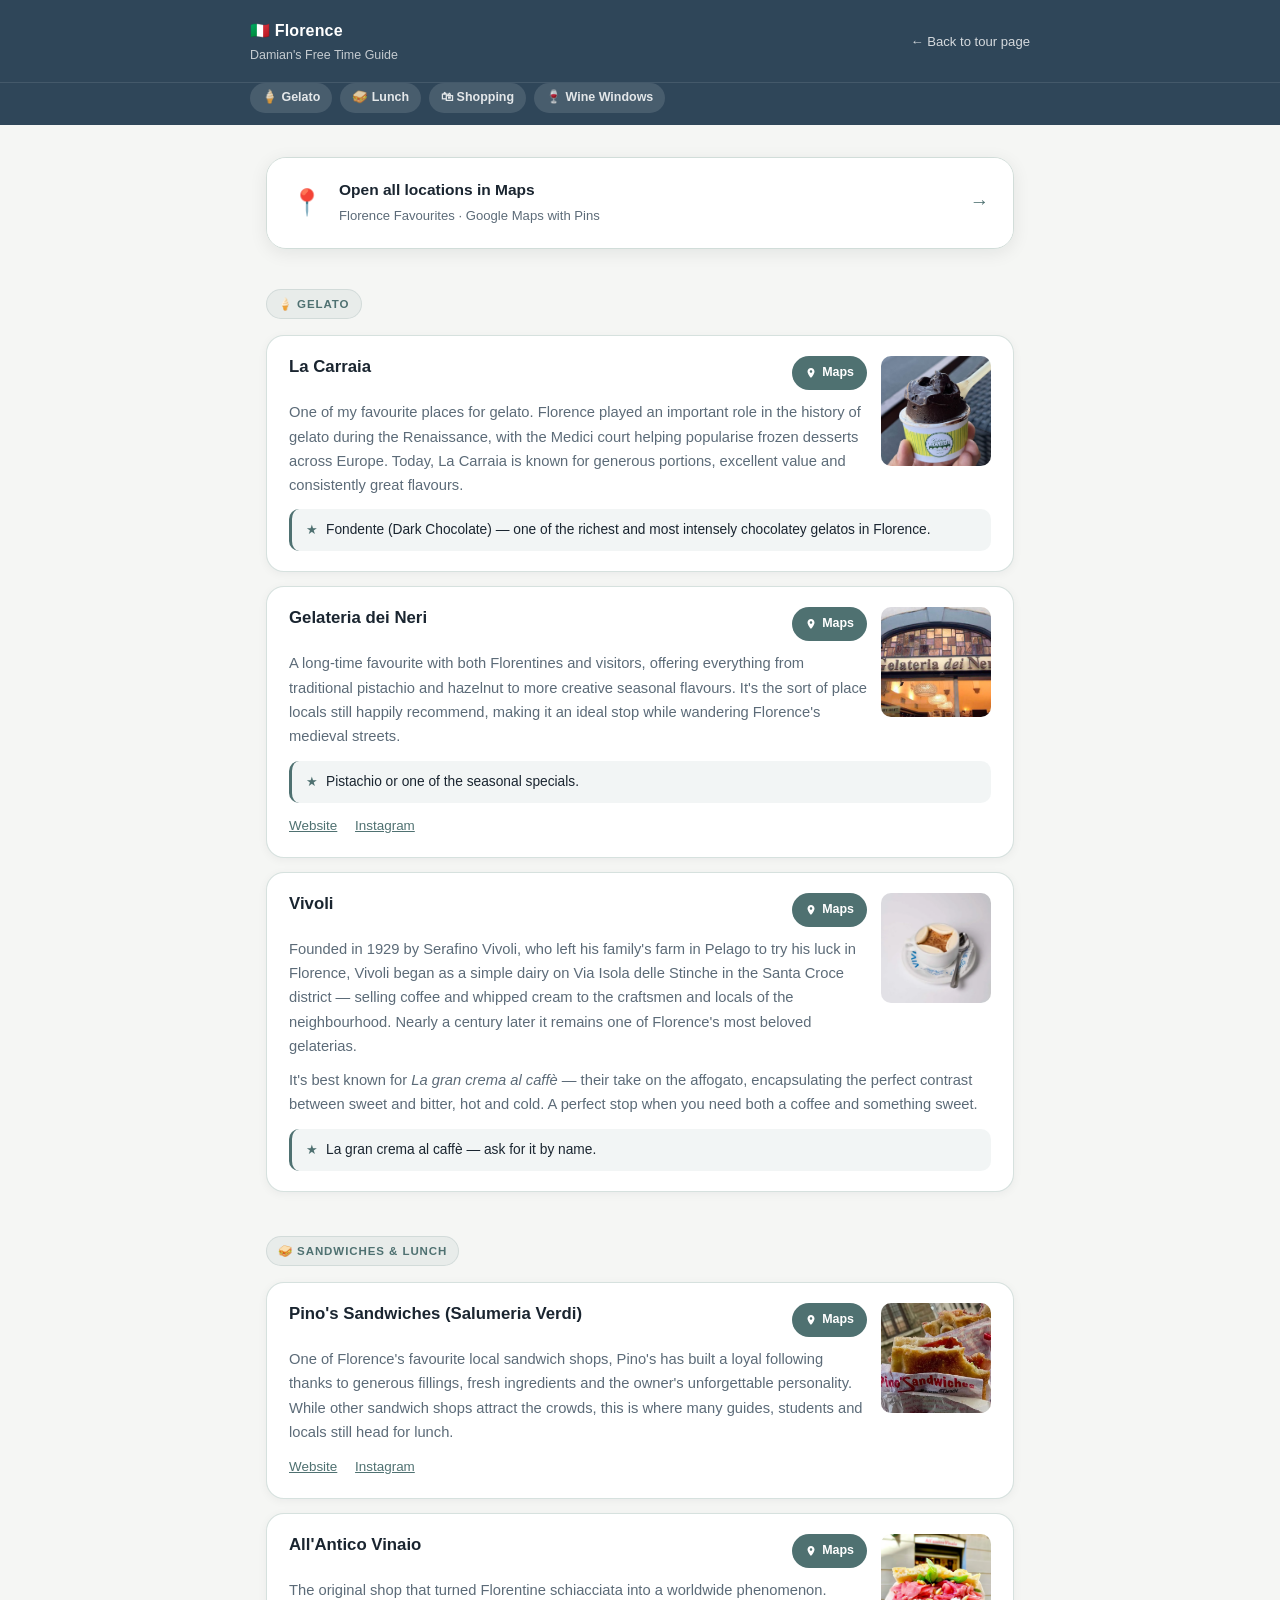
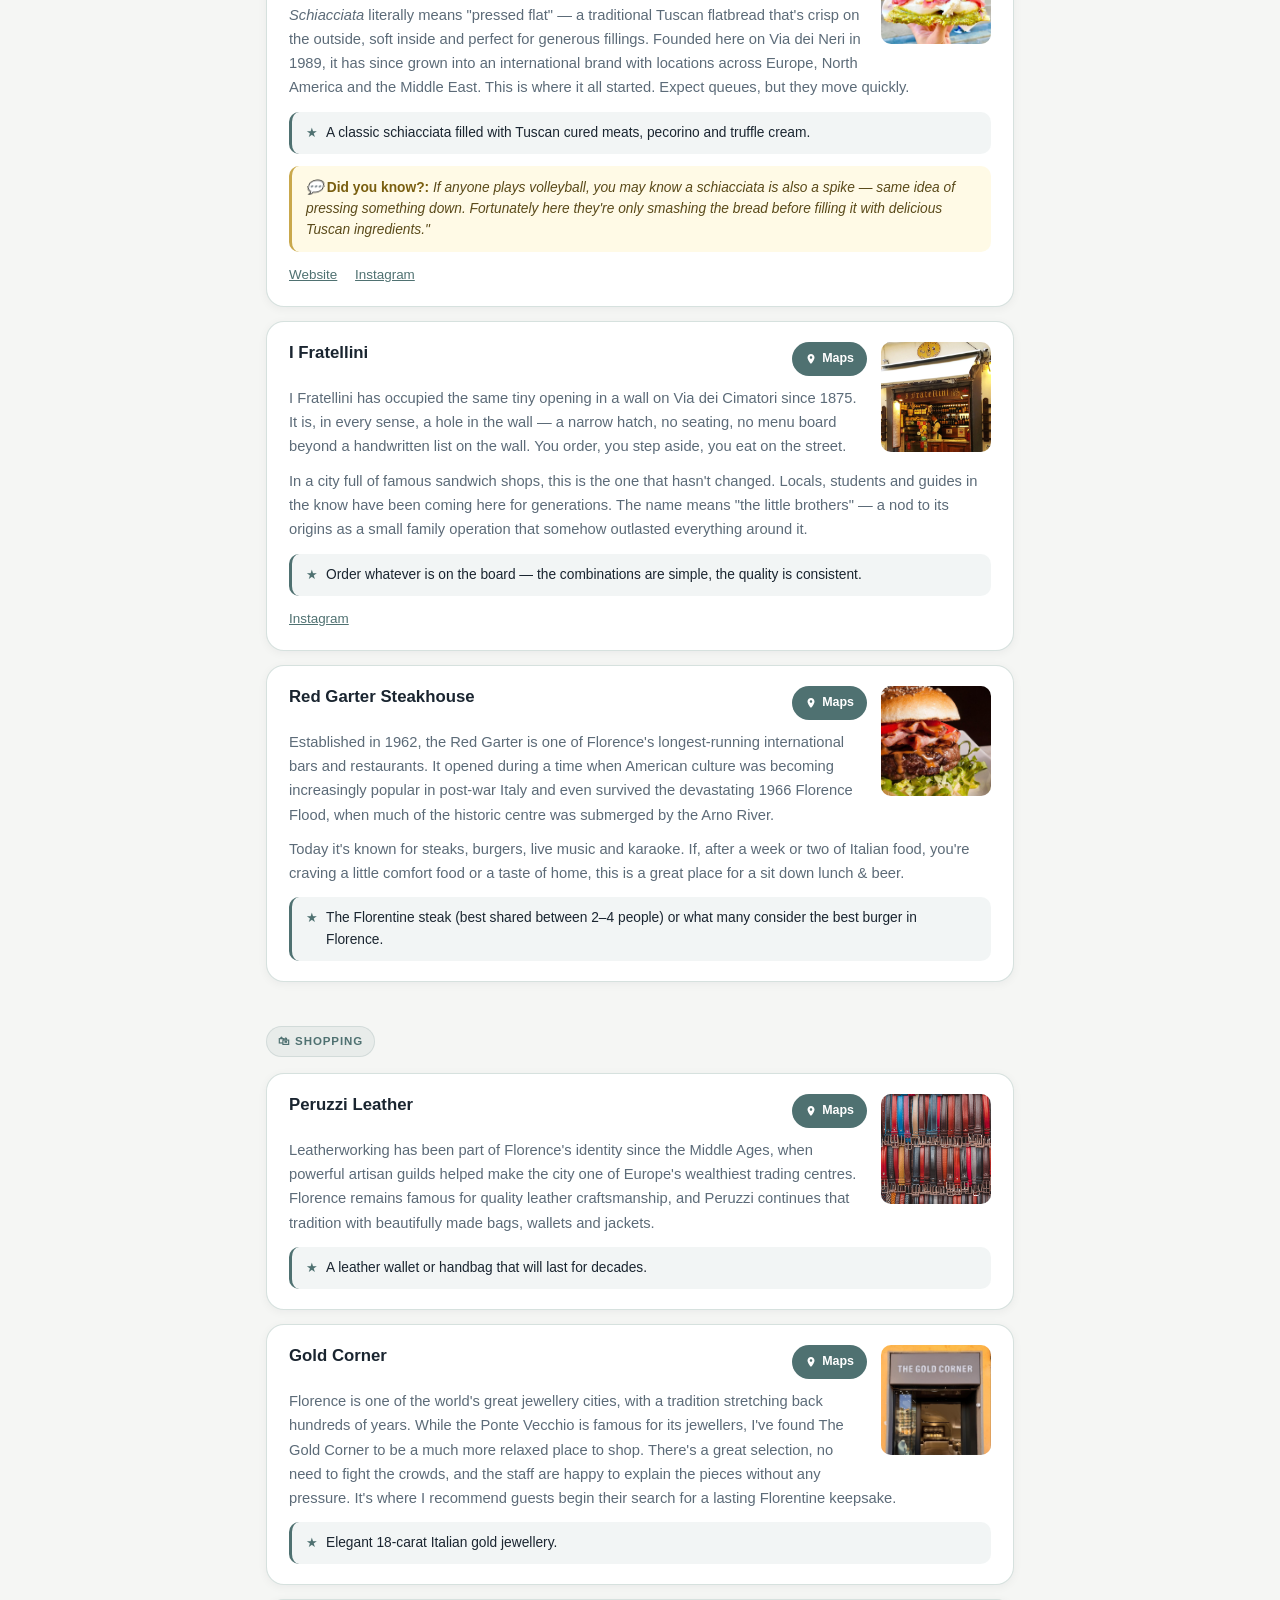
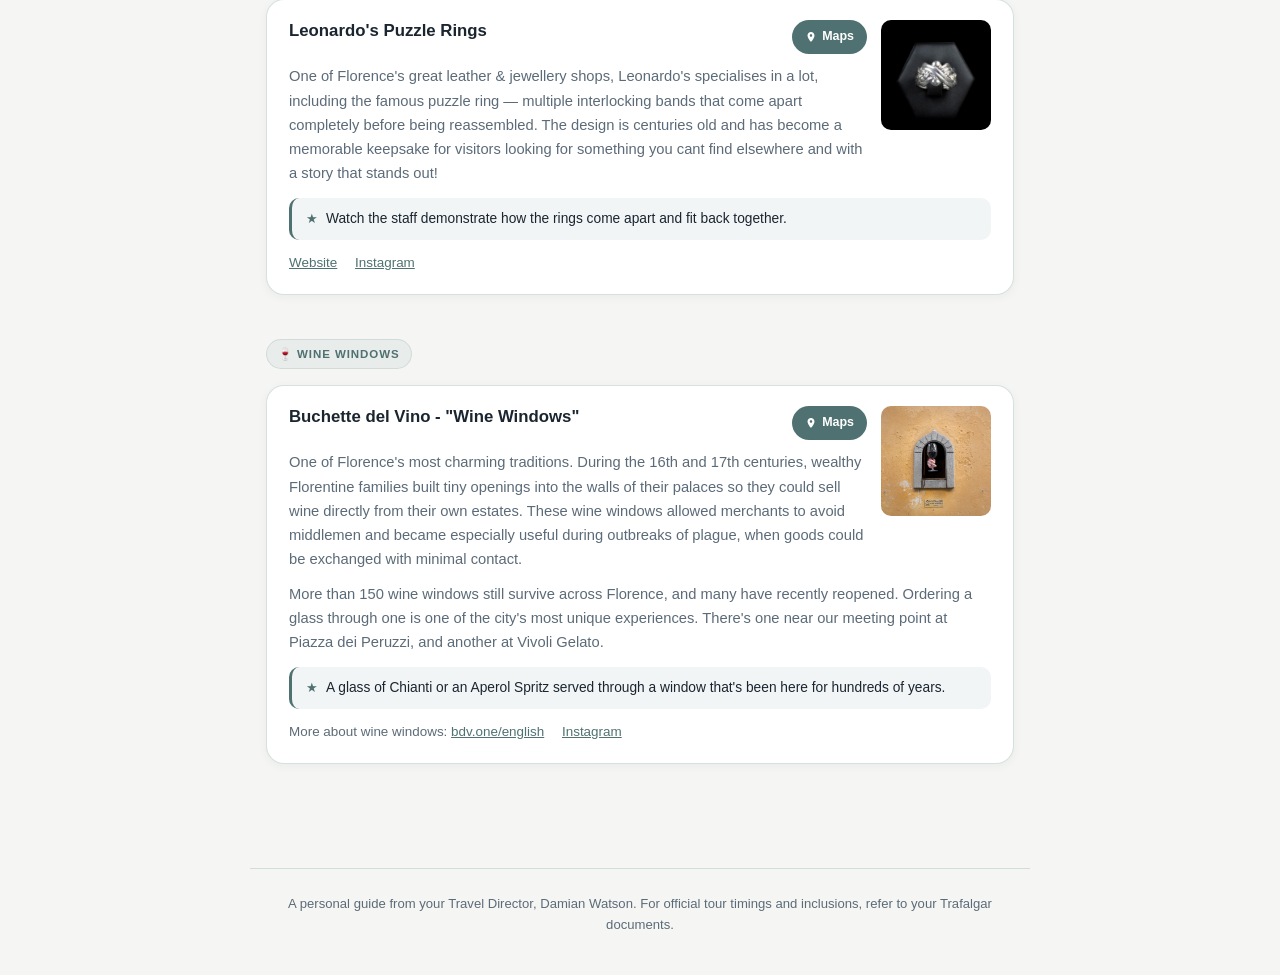
<file: city-tips/EGAR/florence.html>
<!DOCTYPE html>
<html lang="en">
<head>
  <meta charset="UTF-8" />
  <meta name="viewport" content="width=device-width, initial-scale=1.0" />
  <title>Florence · Free Time Guide | Tour with Damian</title>
  <meta name="description" content="Damian's personal recommendations for free time in Florence — gelato, sandwiches, shopping, wine windows and more." />
  <link rel="icon" href="../../images/favicon-travelwithdamian.svg" type="image/svg+xml">
  <style>
    *, *::before, *::after { box-sizing: border-box; margin: 0; padding: 0; }

    :root {
      --brand:      #4f7171;
      --brand-dark: #2f4659;
      --text:       #1a2530;
      --muted:      #5c6b78;
      --bg:         #f5f6f4;
      --card-bg:    #ffffff;
      --border:     rgba(180,200,195,.55);
      --accent-bg:  rgba(79,113,113,.07);
    }

    html { scroll-behavior: smooth; }

    body {
      font-family: -apple-system, BlinkMacSystemFont, "Segoe UI", Helvetica, Arial, sans-serif;
      background: var(--bg);
      color: var(--text);
      font-size: 16px;
      line-height: 1.6;
    }

    /* ── HEADER ── */
    .page-header {
      background: var(--brand-dark);
      color: #fff;
      padding: 18px 20px 16px;
      position: sticky;
      top: 0;
      z-index: 10;
    }
    .page-header-inner {
      max-width: 780px;
      margin: 0 auto;
      display: flex;
      align-items: center;
      justify-content: space-between;
      gap: 12px;
    }
    .page-header-title {
      font-size: 1rem;
      font-weight: 700;
      letter-spacing: .01em;
    }
    .page-header-sub {
      font-size: .78rem;
      opacity: .72;
      margin-top: 2px;
    }
    .back-link {
      color: rgba(255,255,255,.8);
      text-decoration: none;
      font-size: .82rem;
      white-space: nowrap;
    }
    .back-link:hover { color: #fff; }

    /* ── NAV PILLS ── */
    .nav-strip {
      background: var(--brand-dark);
      border-top: 1px solid rgba(255,255,255,.1);
      padding: 0 20px 12px;
      overflow-x: auto;
      -webkit-overflow-scrolling: touch;
    }
    .nav-strip-inner {
      max-width: 780px;
      margin: 0 auto;
      display: flex;
      gap: 8px;
    }
    .nav-pill {
      white-space: nowrap;
      padding: 5px 12px;
      border-radius: 999px;
      background: rgba(255,255,255,.12);
      color: rgba(255,255,255,.85);
      text-decoration: none;
      font-size: .78rem;
      font-weight: 600;
    }
    .nav-pill:hover { background: rgba(255,255,255,.22); color: #fff; }

    /* ── MAIN ── */
    main {
      max-width: 780px;
      margin: 0 auto;
      padding: 32px 16px 60px;
    }

    /* ── MAP ── */
    .map-block {
      margin-bottom: 40px;
      border-radius: 20px;
      overflow: hidden;
      border: 1px solid var(--border);
      box-shadow: 0 4px 18px rgba(10,20,30,.08);
    }
    .map-block iframe {
      display: block;
      width: 100%;
      height: 360px;
      border: none;
    }
    .map-placeholder {
      height: 260px;
      display: flex;
      flex-direction: column;
      align-items: center;
      justify-content: center;
      gap: 10px;
      background: var(--accent-bg);
      color: var(--muted);
      font-size: .9rem;
      text-align: center;
      padding: 20px;
    }
    .map-placeholder-icon { font-size: 2rem; }

    /* ── SECTION ── */
    .city-section {
      margin-bottom: 44px;
    }
    .section-label {
      display: inline-flex;
      align-items: center;
      gap: 7px;
      padding: 5px 11px;
      border-radius: 999px;
      background: var(--accent-bg);
      border: 1px solid rgba(79,113,113,.15);
      color: var(--brand);
      font-size: .72rem;
      font-weight: 800;
      letter-spacing: .08em;
      text-transform: uppercase;
      margin-bottom: 16px;
    }

    /* ── PLACE CARDS ── */
    .place-card {
      background: var(--card-bg);
      border: 1px solid var(--border);
      border-radius: 18px;
      padding: 20px 22px;
      margin-bottom: 14px;
      box-shadow: 0 2px 10px rgba(10,20,30,.05);
    }
    .place-card-header {
      display: flex;
      align-items: flex-start;
      justify-content: space-between;
      gap: 12px;
      margin-bottom: 10px;
    }
    .place-name {
      font-size: 1.05rem;
      font-weight: 700;
      color: var(--text);
      line-height: 1.3;
    }
    .maps-btn {
      flex-shrink: 0;
      display: inline-flex;
      align-items: center;
      gap: 5px;
      padding: 7px 13px;
      border-radius: 999px;
      background: var(--brand);
      color: #fff;
      text-decoration: none;
      font-size: .78rem;
      font-weight: 700;
      white-space: nowrap;
    }
    .maps-btn:hover { background: var(--brand-dark); }
    .maps-btn svg { width: 12px; height: 12px; fill: currentColor; }

    .place-card p {
      font-size: .92rem;
      color: var(--muted);
      line-height: 1.65;
      margin-bottom: 10px;
    }
    .place-card p:last-child { margin-bottom: 0; }

    .dont-miss {
      display: flex;
      align-items: flex-start;
      gap: 8px;
      margin-top: 12px;
      padding: 10px 14px;
      border-radius: 10px;
      background: var(--accent-bg);
      border-left: 3px solid var(--brand);
      font-size: .86rem;
      color: var(--text);
      font-weight: 500;
    }
    .dont-miss::before {
      content: "★";
      color: var(--brand);
      font-size: .8rem;
      flex-shrink: 0;
      margin-top: 1px;
    }

    /* area highlight — no card border, slightly different style */
    .area-card {
      background: var(--accent-bg);
      border: 1px solid rgba(79,113,113,.18);
      border-radius: 18px;
      padding: 20px 22px;
      margin-bottom: 14px;
    }
    .area-card .place-name { color: var(--brand-dark); }
    .area-card p { color: var(--text); }

    /* ── FOOTER ── */
    footer {
      text-align: center;
      padding: 24px 20px 40px;
      color: var(--muted);
      font-size: .82rem;
      border-top: 1px solid var(--border);
      max-width: 780px;
      margin: 0 auto;
    }

    /* ── TOUR ASIDE ── */
    .tour-aside {
      margin-top: 12px;
      padding: 11px 14px;
      border-radius: 10px;
      background: rgba(255,248,220,.7);
      border-left: 3px solid #c9a84c;
      font-size: .86rem;
      color: #5a4a1a;
      font-style: italic;
      line-height: 1.55;
    }
    .tour-aside strong { font-style: normal; color: #7a5f10; }

    /* ── CARD IMAGE ── */
    .place-card-img {
      float: right;
      width: 110px;
      height: 110px;
      border-radius: 10px;
      overflow: hidden;
      margin: 0 0 10px 14px;
      flex-shrink: 0;
    }
    .place-card-img img {
      width: 100%; height: 100%;
      object-fit: cover;
      display: block;
    }
    .place-card::after { content: ''; display: table; clear: both; }

    /* ── MAP BANNER ── */
    .map-banner {
      display: flex;
      align-items: center;
      gap: 16px;
      padding: 20px 24px;
      background: var(--card-bg);
      text-decoration: none;
      color: var(--text);
      transition: background .15s;
    }
    .map-banner:hover { background: var(--accent-bg); }
    .map-banner-icon { font-size: 1.6rem; flex-shrink: 0; }
    .map-banner-text { flex: 1; }
    .map-banner-text strong { display: block; font-size: .97rem; color: var(--text); }
    .map-banner-text span { font-size: .82rem; color: var(--muted); }
    .map-banner-arrow { font-size: 1.2rem; color: var(--brand); flex-shrink: 0; }

    /* ── MOBILE ── */
    @media (max-width: 520px) {
      .place-card-header { flex-direction: column; gap: 8px; }
      .maps-btn { align-self: flex-start; }
      .map-block iframe { height: 280px; }
    }
  </style>
</head>
<body>

<header class="page-header">
  <div class="page-header-inner">
    <div>
      <div class="page-header-title">🇮🇹 Florence</div>
      <div class="page-header-sub">Damian's Free Time Guide</div>
    </div>
    <a class="back-link" href="../../welcome/grand-european.html">← Back to tour page</a>
  </div>
</header>

<div class="nav-strip">
  <div class="nav-strip-inner">
    <a class="nav-pill" href="#gelato">🍦 Gelato</a>
    <a class="nav-pill" href="#sandwiches">🥪 Lunch</a>
    <a class="nav-pill" href="#shopping">🛍 Shopping</a>
    <a class="nav-pill" href="#wine-windows">🍷 Wine Windows</a>
  </div>
</div>

<main>

  <!-- MAP -->
  <div class="map-block">
    <a class="map-banner" href="https://www.google.com/maps/d/viewer?mid=1yp--Ey-iCqGLOcqJdsad_Po4kSXK0xs" target="_blank" rel="noopener noreferrer">
      <div class="map-banner-icon">📍</div>
      <div class="map-banner-text">
        <strong>Open all locations in Maps</strong>
        <span>Florence Favourites · Google Maps with Pins</span>
      </div>
      <div class="map-banner-arrow">→</div>
    </a>
  </div>

  <!-- GELATO -->
  <section class="city-section" id="gelato">
    <div class="section-label">🍦 Gelato</div>

    <div class="place-card">
      <div class="place-card-img"><img src="../images/la-carraia-thumbnail.png" alt="La Carraia gelateria, Florence" /></div>
      <div class="place-card-header">
        <div class="place-name">La Carraia</div>
        <a class="maps-btn" href="https://maps.app.goo.gl/L2B5sd4rNEmvBMKP6" target="_blank" rel="noopener noreferrer">
          <svg viewBox="0 0 24 24"><path d="M12 2C8.13 2 5 5.13 5 9c0 5.25 7 13 7 13s7-7.75 7-13c0-3.87-3.13-7-7-7zm0 9.5c-1.38 0-2.5-1.12-2.5-2.5s1.12-2.5 2.5-2.5 2.5 1.12 2.5 2.5-1.12 2.5-2.5 2.5z"/></svg>
          Maps
        </a>
      </div>
      <p>One of my favourite places for gelato. Florence played an important role in the history of gelato during the Renaissance, with the Medici court helping popularise frozen desserts across Europe. Today, La Carraia is known for generous portions, excellent value and consistently great flavours.</p>
      <div class="dont-miss">Fondente (Dark Chocolate) — one of the richest and most intensely chocolatey gelatos in Florence.</div>
    </div>

    <div class="place-card">
      <div class="place-card-img"><img src="../images/gelateria-dei-neri-thumbnail.jpg" alt="Gelateria dei Neri, Florence" /></div>
      <div class="place-card-header">
        <div class="place-name">Gelateria dei Neri</div>
        <a class="maps-btn" href="https://maps.app.goo.gl/hxVccfRSmk1FWEcg6" target="_blank" rel="noopener noreferrer">
          <svg viewBox="0 0 24 24"><path d="M12 2C8.13 2 5 5.13 5 9c0 5.25 7 13 7 13s7-7.75 7-13c0-3.87-3.13-7-7-7zm0 9.5c-1.38 0-2.5-1.12-2.5-2.5s1.12-2.5 2.5-2.5 2.5 1.12 2.5 2.5-1.12 2.5-2.5 2.5z"/></svg>
          Maps
        </a>
      </div>
      <p>A long-time favourite with both Florentines and visitors, offering everything from traditional pistachio and hazelnut to more creative seasonal flavours. It's the sort of place locals still happily recommend, making it an ideal stop while wandering Florence's medieval streets.</p>
      <div class="dont-miss">Pistachio or one of the seasonal specials.</div>
      <p style="margin-top:12px; font-size:.84rem; color:var(--muted);">
        <a href="https://gelateriadeineri.it" target="_blank" rel="noopener noreferrer" style="color:var(--brand); margin-right:14px;">Website</a>
        <a href="https://www.instagram.com/gelateriadeinerifirenze/" target="_blank" rel="noopener noreferrer" style="color:var(--brand);">Instagram</a>
      </p>
    </div>

    <div class="place-card">
      <div class="place-card-img"><img src="../images/affogato-caffe-crema-thumbnail- vivoli.webp" alt="La gran crema al caffè at Vivoli, Florence" /></div>
      <div class="place-card-header">
        <div class="place-name">Vivoli</div>
        <a class="maps-btn" href="https://maps.app.goo.gl/Jx6m81b2afmmGLEYA" target="_blank" rel="noopener noreferrer">
          <svg viewBox="0 0 24 24"><path d="M12 2C8.13 2 5 5.13 5 9c0 5.25 7 13 7 13s7-7.75 7-13c0-3.87-3.13-7-7-7zm0 9.5c-1.38 0-2.5-1.12-2.5-2.5s1.12-2.5 2.5-2.5 2.5 1.12 2.5 2.5-1.12 2.5-2.5 2.5z"/></svg>
          Maps
        </a>
      </div>
      <p>Founded in 1929 by Serafino Vivoli, who left his family's farm in Pelago to try his luck in Florence, Vivoli began as a simple dairy on Via Isola delle Stinche in the Santa Croce district — selling coffee and whipped cream to the craftsmen and locals of the neighbourhood. Nearly a century later it remains one of Florence's most beloved gelaterias.</p>
      <p>It's best known for <em>La gran crema al caffè</em> — their take on the affogato, encapsulating the perfect contrast between sweet and bitter, hot and cold. A perfect stop when you need both a coffee and something sweet.</p>
      <div class="dont-miss">La gran crema al caffè — ask for it by name.</div>
    </div>
  </section>

  <!-- SANDWICHES -->
  <section class="city-section" id="sandwiches">
    <div class="section-label">🥪 Sandwiches &amp; Lunch</div>

    <div class="place-card">
      <div class="place-card-img"><img src="../images/pinos-thumbnail.jpg" alt="Pino's Sandwiches, Florence" /></div>
      <div class="place-card-header">
        <div class="place-name">Pino's Sandwiches (Salumeria Verdi)</div>
        <a class="maps-btn" href="https://www.google.com/maps/search/Salumeria+Verdi+Pino+Florence+Italy" target="_blank" rel="noopener noreferrer">
          <svg viewBox="0 0 24 24"><path d="M12 2C8.13 2 5 5.13 5 9c0 5.25 7 13 7 13s7-7.75 7-13c0-3.87-3.13-7-7-7zm0 9.5c-1.38 0-2.5-1.12-2.5-2.5s1.12-2.5 2.5-2.5 2.5 1.12 2.5 2.5-1.12 2.5-2.5 2.5z"/></svg>
          Maps
        </a>
      </div>
      <p>One of Florence's favourite local sandwich shops, Pino's has built a loyal following thanks to generous fillings, fresh ingredients and the owner's unforgettable personality. While other sandwich shops attract the crowds, this is where many guides, students and locals still head for lunch.</p>
      <p style="margin-top:12px; font-size:.84rem; color:var(--muted);">
        <a href="https://linktr.ee/pinossandwiches" target="_blank" rel="noopener noreferrer" style="color:var(--brand); margin-right:14px;">Website</a>
        <a href="https://www.instagram.com/pinossandwiches/" target="_blank" rel="noopener noreferrer" style="color:var(--brand);">Instagram</a>
      </p>
    </div>

    <div class="place-card">
      <div class="place-card-img"><img src="../images/all-antico-thumbnail.png" alt="All'Antico Vinaio, Florence" /></div>
      <div class="place-card-header">
        <div class="place-name">All'Antico Vinaio</div>
        <a class="maps-btn" href="https://maps.app.goo.gl/x6erug4zoqbHmP366" target="_blank" rel="noopener noreferrer">
          <svg viewBox="0 0 24 24"><path d="M12 2C8.13 2 5 5.13 5 9c0 5.25 7 13 7 13s7-7.75 7-13c0-3.87-3.13-7-7-7zm0 9.5c-1.38 0-2.5-1.12-2.5-2.5s1.12-2.5 2.5-2.5 2.5 1.12 2.5 2.5-1.12 2.5-2.5 2.5z"/></svg>
          Maps
        </a>
      </div>
      <p>The original shop that turned Florentine schiacciata into a worldwide phenomenon. <em>Schiacciata</em> literally means "pressed flat" — a traditional Tuscan flatbread that's crisp on the outside, soft inside and perfect for generous fillings. Founded here on Via dei Neri in 1989, it has since grown into an international brand with locations across Europe, North America and the Middle East. This is where it all started. Expect queues, but they move quickly.</p>
      <div class="dont-miss">A classic schiacciata filled with Tuscan cured meats, pecorino and truffle cream.</div>
      <div class="tour-aside">💬 <strong>Did you know?:</strong> If anyone plays volleyball, you may know a schiacciata is also a spike — same idea of pressing something down. Fortunately here they're only smashing the bread before filling it with delicious Tuscan ingredients."</div>
      <p style="margin-top:12px; font-size:.84rem; color:var(--muted);">
        <a href="https://www.allanticovinaio.com" target="_blank" rel="noopener noreferrer" style="color:var(--brand); margin-right:14px;">Website</a>
        <a href="https://www.instagram.com/allanticovinaiofirenze/" target="_blank" rel="noopener noreferrer" style="color:var(--brand);">Instagram</a>
      </p>
    </div>

    <div class="place-card">
      <div class="place-card-img"><img src="../images/ifratellini-thumbnail.png" alt="I Fratellini, Florence" /></div>
      <div class="place-card-header">
        <div class="place-name">I Fratellini</div>
        <a class="maps-btn" href="https://maps.app.goo.gl/R82vJXS1vvwHvNbx5" target="_blank" rel="noopener noreferrer">
          <svg viewBox="0 0 24 24"><path d="M12 2C8.13 2 5 5.13 5 9c0 5.25 7 13 7 13s7-7.75 7-13c0-3.87-3.13-7-7-7zm0 9.5c-1.38 0-2.5-1.12-2.5-2.5s1.12-2.5 2.5-2.5 2.5 1.12 2.5 2.5-1.12 2.5-2.5 2.5z"/></svg>
          Maps
        </a>
      </div>
      <p>I Fratellini has occupied the same tiny opening in a wall on Via dei Cimatori since 1875. It is, in every sense, a hole in the wall — a narrow hatch, no seating, no menu board beyond a handwritten list on the wall. You order, you step aside, you eat on the street.</p>
      <p>In a city full of famous sandwich shops, this is the one that hasn't changed. Locals, students and guides in the know have been coming here for generations. The name means "the little brothers" — a nod to its origins as a small family operation that somehow outlasted everything around it.</p>
      <div class="dont-miss">Order whatever is on the board — the combinations are simple, the quality is consistent.</div>
      <p style="margin-top:12px; font-size:.84rem; color:var(--muted);">
        <a href="https://www.instagram.com/ifratellini_1875/" target="_blank" rel="noopener noreferrer" style="color:var(--brand);">Instagram</a>
      </p>
    </div>


    <div class="place-card">
      <div class="place-card-img"><img src="../images/red-garter-burger.jpg" alt="Red Garter, Florence" /></div>
      <div class="place-card-header">
        <div class="place-name">Red Garter Steakhouse</div>
        <a class="maps-btn" href="https://www.google.com/maps/search/Red+Garter+Steakhouse+Florence+Italy" target="_blank" rel="noopener noreferrer">
          <svg viewBox="0 0 24 24"><path d="M12 2C8.13 2 5 5.13 5 9c0 5.25 7 13 7 13s7-7.75 7-13c0-3.87-3.13-7-7-7zm0 9.5c-1.38 0-2.5-1.12-2.5-2.5s1.12-2.5 2.5-2.5 2.5 1.12 2.5 2.5-1.12 2.5-2.5 2.5z"/></svg>
          Maps
        </a>
      </div>
      <p>Established in 1962, the Red Garter is one of Florence's longest-running international bars and restaurants. It opened during a time when American culture was becoming increasingly popular in post-war Italy and even survived the devastating 1966 Florence Flood, when much of the historic centre was submerged by the Arno River.</p>
      <p>Today it's known for steaks, burgers, live music and karaoke. If, after a week or two of Italian food, you're craving a little comfort food or a taste of home, this is a great place for a sit down lunch & beer.</p>
      <div class="dont-miss">The Florentine steak (best shared between 2–4 people) or what many consider the best burger in Florence.</div>
    </div>

  </section>

  <!-- SHOPPING -->
  <section class="city-section" id="shopping">
    <div class="section-label">🛍 Shopping</div>

    <div class="place-card">

        <div class="place-card-img"><img src="../images/florence-leather-thumbnail.jpg" alt="Peruzzi Leather, Florence" /></div>
        <div class="place-card-header">
        <div class="place-name">Peruzzi Leather</div>
        <a class="maps-btn" href="https://maps.app.goo.gl/sTwvSXLDZ7W9pcgP7" target="_blank" rel="noopener noreferrer">
          <svg viewBox="0 0 24 24"><path d="M12 2C8.13 2 5 5.13 5 9c0 5.25 7 13 7 13s7-7.75 7-13c0-3.87-3.13-7-7-7zm0 9.5c-1.38 0-2.5-1.12-2.5-2.5s1.12-2.5 2.5-2.5 2.5 1.12 2.5 2.5-1.12 2.5-2.5 2.5z"/></svg>
          Maps
        </a>
      </div>
      <p>Leatherworking has been part of Florence's identity since the Middle Ages, when powerful artisan guilds helped make the city one of Europe's wealthiest trading centres. Florence remains famous for quality leather craftsmanship, and Peruzzi continues that tradition with beautifully made bags, wallets and jackets.</p>
      <div class="dont-miss">A leather wallet or handbag that will last for decades.</div>
    </div>
    </div>

    <div class="place-card">
      <div class="place-card-img"><img src="../images/the-gold-corner.jpg" alt="Gold Corner jewellery, Florence" /></div>
      <div class="place-card-header">
        <div class="place-name">Gold Corner</div>
        <a class="maps-btn" href="https://maps.app.goo.gl/agiYzp6QwThQvAERA" target="_blank" rel="noopener noreferrer">
          <svg viewBox="0 0 24 24"><path d="M12 2C8.13 2 5 5.13 5 9c0 5.25 7 13 7 13s7-7.75 7-13c0-3.87-3.13-7-7-7zm0 9.5c-1.38 0-2.5-1.12-2.5-2.5s1.12-2.5 2.5-2.5 2.5 1.12 2.5 2.5-1.12 2.5-2.5 2.5z"/></svg>
          Maps
        </a>
      </div>
      <p>Florence is one of the world's great jewellery cities, with a tradition stretching back hundreds of years. While the Ponte Vecchio is famous for its jewellers, I've found The Gold Corner to be a much more relaxed place to shop. There's a great selection, no need to fight the crowds, and the staff are happy to explain the pieces without any pressure. It's where I recommend guests begin their search for a lasting Florentine keepsake.</p>
      <div class="dont-miss">Elegant 18-carat Italian gold jewellery.</div>
    </div>

    <div class="place-card">
      <div class="place-card-img"><img src="../images/puzzle-ring6-thumbnail.jpg" alt="Leonardo's puzzle rings, Florence" /></div>
      <div class="place-card-header">
        <div class="place-name">Leonardo's Puzzle Rings</div>
        <a class="maps-btn" href="https://maps.app.goo.gl/Yj7tMxNquTXVYoCN9" target="_blank" rel="noopener noreferrer">
          <svg viewBox="0 0 24 24"><path d="M12 2C8.13 2 5 5.13 5 9c0 5.25 7 13 7 13s7-7.75 7-13c0-3.87-3.13-7-7-7zm0 9.5c-1.38 0-2.5-1.12-2.5-2.5s1.12-2.5 2.5-2.5 2.5 1.12 2.5 2.5-1.12 2.5-2.5 2.5z"/></svg>
          Maps
        </a>
      </div>
      <p>One of Florence's great leather & jewellery shops, Leonardo's specialises in a lot, including the famous puzzle ring — multiple interlocking bands that come apart completely before being reassembled. The design is centuries old and has become a memorable keepsake for visitors looking for something you cant find elsewhere and with a story that stands out!</p>
      <div class="dont-miss">Watch the staff demonstrate how the rings come apart and fit back together.</div>
      <p style="margin-top:12px; font-size:.84rem; color:var(--muted);">
        <a href="https://www.leonardoleatherandgold.com" target="_blank" rel="noopener noreferrer" style="color:var(--brand); margin-right:14px;">Website</a>
        <a href="https://www.instagram.com/leonardo_leather_gold/" target="_blank" rel="noopener noreferrer" style="color:var(--brand);">Instagram</a>
      </p>
    </div>
  </section>

  <!-- WINE WINDOWS -->
  <section class="city-section" id="wine-windows">
    <div class="section-label">🍷 Wine Windows</div>

    <div class="place-card">
      <div class="place-card-img"><img src="../images/wine-window-thumbnail.webp" alt="Buchetta del Vino wine window, Florence" /></div>
      <div class="place-card-header">
        <div class="place-name">Buchette del Vino - "Wine Windows"</div>
        <a class="maps-btn" href="https://maps.app.goo.gl/qUdbPyA6C9GT9TZ86" target="_blank" rel="noopener noreferrer">
          <svg viewBox="0 0 24 24"><path d="M12 2C8.13 2 5 5.13 5 9c0 5.25 7 13 7 13s7-7.75 7-13c0-3.87-3.13-7-7-7zm0 9.5c-1.38 0-2.5-1.12-2.5-2.5s1.12-2.5 2.5-2.5 2.5 1.12 2.5 2.5-1.12 2.5-2.5 2.5z"/></svg>
          Maps
        </a>
      </div>
      <p>One of Florence's most charming traditions. During the 16th and 17th centuries, wealthy Florentine families built tiny openings into the walls of their palaces so they could sell wine directly from their own estates. These wine windows allowed merchants to avoid middlemen and became especially useful during outbreaks of plague, when goods could be exchanged with minimal contact.</p>
      <p>More than 150 wine windows still survive across Florence, and many have recently reopened. Ordering a glass through one is one of the city's most unique experiences. There's one near our meeting point at Piazza dei Peruzzi, and another at Vivoli Gelato.</p>
      <div class="dont-miss">A glass of Chianti or an Aperol Spritz served through a window that's been here for hundreds of years.</div>
      <p style="margin-top:12px; font-size:.84rem; color:var(--muted);">
        More about wine windows: <a href="https://bdv.one/english" target="_blank" rel="noopener noreferrer" style="color:var(--brand); margin-right:14px;">bdv.one/english</a>
        <a href="https://www.instagram.com/winewindowborgodeigreci/" target="_blank" rel="noopener noreferrer" style="color:var(--brand);">Instagram</a>
      </p>
    </div>
  </section>

</main>

<footer>
  A personal guide from your Travel Director, Damian Watson. For official tour timings and inclusions, refer to your Trafalgar documents.
</footer>

</body>
</html>
</file>
<file: style.css>
:root {
  --bg: #edf3f2;
  --paper: #fbfcfb;
  --paper-soft: #f3f7f6;
  --text: #1e2a32;
  --muted: #5f7078;
  --line: #d7e0de;
  --accent: #4f7171;
  --accent-dark: #2f5257;
  --deep: #15222b;
  --shadow: 0 18px 42px rgba(20, 28, 35, 0.09);
  --shadow-soft: 0 12px 28px rgba(20, 28, 35, 0.06);
  --radius: 22px;
  --max: 1140px;
}

* {
  box-sizing: border-box;
}

html {
  scroll-behavior: smooth;
  width: 100%;
  max-width: 100%;
  overflow-x: hidden;
  overflow-x: clip;
}

body {
  margin: 0;
  font-family: 'Manrope', system-ui, -apple-system, BlinkMacSystemFont, "Segoe UI", sans-serif;
  color: var(--text);
  background:
    radial-gradient(circle at top left, rgba(79, 113, 113, 0.10), transparent 24%),
    radial-gradient(circle at top right, rgba(50, 85, 104, 0.09), transparent 30%),
    linear-gradient(180deg, #f4f8f7 0%, #edf3f2 52%, #e8efee 100%);
  line-height: 1.65;
  width: 100%;
  max-width: 100%;
  overflow-x: hidden;
  overflow-x: clip;
}

img {
  max-width: 100%;
  display: block;
}

a {
  color: inherit;
  text-decoration: none;
}

.skip-link {
  position: absolute;
  left: 1rem;
  top: -6rem;
  z-index: 100;
  padding: 0.7rem 0.95rem;
  border-radius: 999px;
  background: var(--deep);
  color: #fff;
  font-weight: 700;
  box-shadow: var(--shadow-soft);
  transition: top 0.18s ease;
}

.skip-link:focus {
  top: 1rem;
}

.container {
  width: min(var(--max), calc(100% - 3rem));
  margin: 0 auto;
}

.narrow {
  width: min(920px, calc(100% - 2rem));
}

.topbar {
  position: sticky;
  top: 0;
  z-index: 50;
  backdrop-filter: blur(12px);
  background: rgba(244, 249, 248, 0.84);
  border-bottom: 1px solid rgba(215, 224, 222, 0.82);
}

.topbar-inner {
  display: flex;
  justify-content: space-between;
  align-items: center;
  gap: 1rem;
  padding: 1rem 0;
  min-width: 0;
}

.brand {
  display: inline-flex;
  align-items: center;
  gap: 0.7rem;
  font-weight: 700;
  letter-spacing: 0.02em;
  font-size: 1rem;
}

.brand-lockup-main {
  min-width: 0;
}

.brand-mark {
  display: inline-grid;
  place-items: center;
  width: 2rem;
  height: 2rem;
  border-radius: 0.8rem;
  background: var(--deep);
  color: #eef5f4;
  font-size: 1.15rem;
  font-weight: 800;
  letter-spacing: 0.02em;
  line-height: 1;
  box-shadow: 0 8px 16px rgba(20, 28, 35, 0.12);
}

.brand-name {
  white-space: nowrap;
}

.brand-copy {
  display: flex;
  flex-direction: column;
  min-width: 0;
  line-height: 1.05;
}

.brand-tag {
  margin-top: 0.14rem;
  color: var(--muted);
  font-size: 0.7rem;
  font-weight: 700;
  letter-spacing: 0.08em;
  text-transform: uppercase;
  white-space: nowrap;
}

.nav {
  display: flex;
  flex-wrap: wrap;
  gap: 0.7rem;
  color: var(--muted);
  font-size: 0.95rem;
  min-width: 0;
  max-width: 100%;
}

.nav a {
  padding: 0.55rem 0.8rem;
  border-radius: 999px;
  transition: background 0.2s ease;
}

.nav a:hover {
  background: rgba(255, 255, 255, 0.9);
}

.nav::-webkit-scrollbar {
  display: none;
}

.hero-wrap {
  padding: 1.5rem 0 1rem;
}

.hero {
  position: relative;
  overflow: hidden;
  border-radius: 34px;
  min-height: 720px;
  background:
    linear-gradient(90deg, rgba(19, 28, 33, 0.76) 0%, rgba(19, 28, 33, 0.48) 42%, rgba(19, 28, 33, 0.2) 72%),
    linear-gradient(180deg, rgba(19, 28, 33, 0.12), rgba(19, 28, 33, 0.58)),
    url("images/damian-hero.jpg") center 32% / cover no-repeat;
  box-shadow: 0 24px 60px rgba(16, 26, 34, 0.15);
}

.hero-join {
  min-height: 620px;
  background:
    linear-gradient(90deg, rgba(19, 28, 33, 0.72) 0%, rgba(19, 28, 33, 0.42) 42%, rgba(19, 28, 33, 0.16) 72%),
    linear-gradient(180deg, rgba(19, 28, 33, 0.16), rgba(19, 28, 33, 0.48)),
    url("images/damian-mountains.webp") center center / cover no-repeat;
}

.hero::after {
  content: "";
  position: absolute;
  inset: auto 0 0 0;
  height: 42%;
  background: linear-gradient(180deg, rgba(16, 26, 34, 0), rgba(16, 26, 34, 0.26));
}

.hero-inner {
  position: relative;
  z-index: 1;
  min-height: 720px;
  display: grid;
  grid-template-columns: minmax(0, 1fr) 360px;
  align-items: center;
  gap: 3rem;
  padding: 4rem 3.5rem;
}

.hero-inner-wide {
  grid-template-columns: minmax(0, 1fr) 380px;
  min-height: 620px;
}

.hero-copy {
  max-width: 640px;
  align-self: center;
  padding-bottom: 0.2rem;
}

.eyebrow {
  display: inline-flex;
  align-items: center;
  gap: 0.5rem;
  padding: 0.55rem 0.9rem;
  border-radius: 999px;
  background: rgba(255, 255, 255, 0.14);
  border: 1px solid rgba(255, 255, 255, 0.18);
  color: #fff;
  font-size: 0.84rem;
  font-weight: 700;
  letter-spacing: 0.04em;
  text-transform: uppercase;
  margin-bottom: 1rem;
}

h1 {
  margin: 0;
  color: #fff;
  font-size: clamp(2.2rem, 4.2vw, 4rem);
  font-weight: 800;
  line-height: 0.96;
  letter-spacing: -0.04em;
  max-width: 12ch;
}

.hero-sub {
  color: rgba(255, 255, 255, 0.92);
  font-size: 1rem;
  line-height: 1.62;
  max-width: 46ch;
  margin: 1rem 0 1.55rem;
}

.cta-row {
  display: flex;
  gap: 0.9rem;
  flex-wrap: wrap;
}

.btn {
  display: inline-flex;
  align-items: center;
  justify-content: center;
  padding: 0.95rem 1.25rem;
  border-radius: 16px;
  font-weight: 700;
  transition: transform 0.18s ease, box-shadow 0.18s ease, background 0.18s ease;
}

.btn:hover {
  transform: translateY(-1px);
  box-shadow: 0 10px 22px rgba(0, 0, 0, 0.12);
}

.btn-primary {
  background: #fff;
  color: var(--deep);
}

.btn-secondary {
  background: rgba(255, 255, 255, 0.1);
  border: 1px solid rgba(255, 255, 255, 0.2);
  color: #fff;
}

.hero-card {
  justify-self: end;
  align-self: center;
  width: 380px;
  background: rgba(255, 255, 255, 0.16);
  border: 1px solid rgba(255, 255, 255, 0.2);
  border-radius: 28px;
  backdrop-filter: blur(12px);
  color: #fff;
  padding: 1.7rem 1.75rem;
  box-shadow: 0 14px 40px rgba(0, 0, 0, 0.14);
}

.hero-card h3 {
  margin: 0 0 0.8rem;
  font-size: 1.04rem;
  line-height: 1.2;
}

.hero-card p {
  margin: 0 0 1.15rem;
  color: rgba(255, 255, 255, 0.92);
  font-size: 0.95rem;
  line-height: 1.56;
}

.hero-list {
  list-style: none;
  margin: 0;
  padding: 0;
}

.hero-list li {
  list-style: none;
  padding: 1.05rem 0;
  border-top: 1px solid rgba(255, 255, 255, 0.14);
  font-weight: 600;
  font-size: 0.97rem;
  line-height: 1.36;
  letter-spacing: 0;
}

.hero-list li:last-child {
  padding-bottom: 0;
}

.photo-cluster-section {
  padding: clamp(0.45rem, 1.1vw, 0.8rem) 0 1.5rem;
}

.photo-cluster {
  width: min(var(--max), calc(100% - 3rem));
  margin: 0 auto;
  display: grid;
  gap: 1rem;
}

.photo-cluster-tour-strip {
  grid-template-columns: repeat(3, minmax(0, 1fr));
}

.photo-cluster-tour-strip .photo-cluster-card img {
  height: 230px;
}

.photo-cluster-card {
  margin: 0;
  min-width: 0;
  display: flex;
  flex-direction: column;
  position: relative;
  border-radius: 26px;
  overflow: hidden;
  background: rgba(255, 255, 255, 0.9);
  border: 1px solid rgba(215, 224, 222, 0.9);
  box-shadow: var(--shadow-soft);
}

.photo-cluster-card img {
  width: 100%;
  height: 250px;
  object-fit: cover;
  display: block;
}

.photo-cluster-label {
  position: absolute;
  left: 0.78rem;
  bottom: 0.78rem;
  margin: 0;
  padding: 0.34rem 0.62rem;
  border-radius: 999px;
  background: rgba(31, 42, 51, 0.52);
  border: 1px solid rgba(255, 255, 255, 0.24);
  backdrop-filter: blur(8px);
  color: #f9fafb;
  font-size: 0.72rem;
  font-weight: 700;
  letter-spacing: 0.04em;
  text-transform: uppercase;
  line-height: 1;
}

.photo-cluster-card-soft img {
  object-position: center 42%;
}

.photo-cluster-card-mood img {
  object-position: center 54%;
}

.photo-cluster-card-sea img {
  object-position: center 48%;
}

.section {
  padding: 1.35rem 0 0.65rem;
}

.section-soft {
  padding-top: 1.55rem;
}

.section-intro {
  margin-bottom: 1.35rem;
}


.section h2 {
  margin: 0 0 0.6rem;
  font-size: clamp(1.6rem, 3vw, 2.25rem);
  font-weight: 800;
  line-height: 1.05;
  letter-spacing: -0.03em;
  text-wrap: balance;
}

#about .kicker{
  margin-bottom:0.6rem;
}

#about h2{
  max-width:14ch;
}

.section-intro p {
  color: var(--muted);
  max-width: 68ch;
}

.kicker {
  display: inline-block;
  color: var(--accent);
  font-size: 0.84rem;
  font-weight: 700;
  letter-spacing: 0.06em;
  text-transform: uppercase;
  margin-bottom: 0.8rem;
}

.about-grid,
.info-grid,
.social-grid,
.regions-grid,
.operators-grid {
  display: grid;
  gap: 1rem;
}

.about-grid,
.info-grid,
.social-grid {
  grid-template-columns: 1fr 1fr;
}

.about-card,
.info-card,
.social-card,
.region-card {
  background: rgba(255, 255, 255, 0.84);
  border: 1px solid rgba(255, 255, 255, 0.92);
  border-radius: 26px;
  box-shadow: var(--shadow-soft);
  padding: 1.5rem;
}

.about-card p + p,
.info-card p + p {
  margin-top: 1rem;
}

.about-card p,
.info-card p,
.region-card p,
.social-card p,
.operator-card p {
  margin: 0;
  color: var(--muted);
}

.about-card h3,
.info-card h3,
.region-card h3,
.social-card h3,
.operator-card h3 {
  margin: 0 0 0.45rem;
  font-size: 1.02rem;
}

.story-feature {
  display: grid;
  grid-template-columns: minmax(0, 1.05fr) minmax(0, 0.95fr);
  gap: 1.2rem;
  align-items: stretch;
}

.story-feature-road {
  grid-template-columns: minmax(0, 0.9fr) minmax(0, 1.1fr);
}

.story-image-shell,
.story-copy {
  border-radius: 30px;
  overflow: hidden;
  box-shadow: var(--shadow-soft);
}

.story-image-shell {
  min-height: 520px;
  background: #d8d0c4;
  position: relative;
}

.story-image-shell-road {
  min-height: 560px;
}

.story-image {
  position: relative;
  z-index: 0;
  width: 100%;
  height: 100%;
  object-fit: cover;
  object-position: center;
}

.story-image-road {
  object-position: center;
  transform: scale(1.14);
  transform-origin: center;
  filter: contrast(1.03) saturate(1.02);
}

.story-image-shell-road::before {
  content: "";
  position: absolute;
  inset: 0;
  z-index: 1;
  pointer-events: none;
  background:
    radial-gradient(circle at 86% 79%, rgba(220, 250, 240, 0.11) 0%, rgba(220, 250, 240, 0.05) 10%, rgba(220, 250, 240, 0) 22%),
    linear-gradient(180deg, rgba(10, 18, 26, 0.06), rgba(10, 18, 26, 0) 30%, rgba(10, 18, 26, 0.03) 100%);
}

.story-image-label {
  position: absolute;
  left: 0.88rem;
  bottom: 0.88rem;
  z-index: 2;
  margin: 0;
  padding: 0.3rem 0.55rem;
  border-radius: 999px;
  background: rgba(31, 42, 51, 0.4);
  border: 1px solid rgba(255, 255, 255, 0.2);
  backdrop-filter: blur(8px);
  color: #f8fbff;
  font-size: 0.66rem;
  font-weight: 700;
  letter-spacing: 0.08em;
  text-transform: uppercase;
  line-height: 1;
}

.story-copy {
  background: linear-gradient(180deg, rgba(255, 255, 255, 0.95), rgba(251, 248, 243, 0.98));
  border: 1px solid var(--line);
  padding: 1.75rem;
}

.story-copy h2,
.hero-card h3 {
  font-family: inherit;
}

.story-copy p {
  margin: 0 0 1rem;
  color: var(--muted);
}

.story-points {
  display: grid;
  gap: 0.8rem;
  margin-top: 1.25rem;
}

.story-point {
  padding: 0.95rem 1rem;
  border-radius: 20px;
  background: rgba(246, 242, 235, 0.9);
  border: 1px solid rgba(230, 221, 208, 0.95);
}

.story-point strong,
.story-point span {
  display: block;
}

.story-point strong {
  margin-bottom: 0.25rem;
  font-size: 0.96rem;
}

.story-point span {
  color: var(--muted);
  font-size: 0.93rem;
  line-height: 1.5;
}

.regions-grid {
  grid-template-columns: repeat(3, 1fr);
}

.region-card {
  background: var(--paper-soft);
  border: 1px solid var(--line);
  overflow: hidden;
}

.region-image {
  margin: -1.5rem -1.5rem 1rem;
  height: 180px;
  border-radius: 26px 26px 18px 18px;
  background-size: cover;
  background-position: center;
}

.region-image-uk {
  background-image:
    linear-gradient(180deg, rgba(22, 30, 38, 0.12), rgba(22, 30, 38, 0.3)),
    url("images/eilean_donan1.webp");
}

.region-image-europe {
  background-image:
    linear-gradient(180deg, rgba(22, 30, 38, 0.12), rgba(22, 30, 38, 0.3)),
    url("images/prague-eastern-europe.webp");
  background-position: center;
}

.region-image-east {
  background-image:
    linear-gradient(180deg, rgba(22, 30, 38, 0.12), rgba(22, 30, 38, 0.3)),
    url("images/trollstigen.webp");
  background-position: center;
}

.tour-card-image {
  margin: -1.5rem -1.5rem 1rem;
  height: 180px;
  overflow: hidden;
  border-radius: 26px 26px 18px 18px;
}

.tour-card-image img {
  width: 100%;
  height: 100%;
  object-fit: cover;
  display: block;
}

.operators-grid {
  grid-template-columns: repeat(3, 1fr);
}

.operator-card,
.social-card,
.info-card[href],
.info-card.treadright-link {
  display: block;
  background: var(--paper);
  border: 1px solid var(--line);
  border-radius: var(--radius);
  padding: 1.35rem;
  box-shadow: var(--shadow-soft);
  transition: transform 0.22s ease, box-shadow 0.22s ease, border-color 0.22s ease, background 0.22s ease;
}


.operator-card:hover,
.social-card:hover,
.info-card[href]:hover,
.info-card.treadright-link:hover {
  transform: translateY(-4px);
  box-shadow: 0 18px 40px rgba(20, 28, 35, 0.08);
  border-color: #d7cec1;
}


.operator-card p {
  color: var(--muted);
  margin: 0;
}

.social-grid {
  grid-template-columns: repeat(3, minmax(0, 1fr));
}

.social-quiet-card {
  display: flex;
  align-items: center;
  gap: 1rem;
  background: rgba(255, 255, 255, 0.86);
  border: 1px solid rgba(230, 221, 208, 0.92);
  border-radius: 24px;
  padding: 1.15rem 1.2rem;
  box-shadow: var(--shadow-soft);
  transition: transform 0.22s ease, box-shadow 0.22s ease, border-color 0.22s ease;
}

.social-quiet-card:hover {
  transform: translateY(-3px);
  box-shadow: 0 18px 40px rgba(20, 28, 35, 0.08);
  border-color: #d7cec1;
}

.social-quiet-card:focus,
.social-quiet-card:active {
  outline: none;
}

.social-quiet-card:focus-visible {
  outline: none;
  border-color: #cdbb9f;
  box-shadow: 0 0 0 3px rgba(126, 104, 70, 0.16);
}

.social-quiet-card h3 {
  margin: 0 0 0.18rem;
  font-size: 1rem;
}

.social-quiet-card p {
  margin: 0;
  color: var(--muted);
  font-size: 0.94rem;
}

.social-icon {
  display: grid;
  place-items: center;
  width: 48px;
  height: 48px;
  border-radius: 14px;
  background: rgba(243, 238, 230, 0.95);
  color: var(--deep);
  flex: 0 0 auto;
}

.social-icon svg {
  width: 22px;
  height: 22px;
  fill: none;
  stroke: currentColor;
  stroke-width: 1.8;
  stroke-linecap: round;
  stroke-linejoin: round;
}

.social-quiet-card:nth-child(2) .social-icon svg {
  fill: currentColor;
  stroke: none;
}

.social-quiet-card-instagram .social-icon {
  background: linear-gradient(135deg, rgba(255, 220, 128, 0.45), rgba(238, 101, 121, 0.28) 55%, rgba(136, 90, 241, 0.22));
  color: #c24f74;
}

.social-quiet-card-whatsapp .social-icon {
  background: rgba(219, 244, 228, 0.98);
  color: #1f9d60;
}

.social-quiet-card-contact .social-icon {
  background: rgba(224, 234, 237, 0.95);
  color: #4c6670;
}

.social-arrow {
  margin-left: auto;
  color: var(--accent-dark);
  font-size: 1.25rem;
  font-weight: 700;
}

.subtle-link {
  display: block;
  margin-top: 0.9rem;
  color: var(--accent-dark);
  font-weight: 700;
  font-size: 0.95rem;
  width: fit-content;
  transition: color 0.18s ease, transform 0.18s ease;
}

.subtle-link:hover {
  color: var(--accent);
  transform: translateX(2px);
}

#upcoming-tours .info-grid {
  align-items: stretch;
}

#upcoming-tours .info-card {
  min-height: 100%;
}

#upcoming-tours .info-card[href] {
  position: relative;
  background: linear-gradient(180deg, rgba(255,255,255,0.92), rgba(251,248,243,0.96));
}

#upcoming-tours .info-card[href] .subtle-link {
  margin-top: 1.05rem;
}

#upcoming-tours .info-card[href]:hover {
  background: linear-gradient(180deg, rgba(255,255,255,0.98), rgba(248,244,237,0.98));
}

#upcoming-tours .info-card:not([href]) {
  background: rgba(255, 255, 255, 0.78);
  border-style: dashed;
}

.signup-summary {
  max-width: 760px;
  margin: 0 auto 1.25rem;
  padding: 1rem 1.15rem;
  background: rgba(255, 255, 255, 0.72);
  border: 1px solid rgba(230, 221, 208, 0.9);
  border-radius: 20px;
}

.signup-summary p {
  margin: 0;
  color: var(--muted);
}

.signup-summary p + p {
  margin-top: 0.55rem;
}

.signup-shell {
  display: block;
}

.kit-embed-shell {
  max-width: 760px;
  margin: 0 auto;
  padding: 0;
  background: transparent;
  border: none;
  border-radius: 0;
  box-shadow: none;
}

.kit-embed-shell .formkit-form {
  margin: 0 auto;
}

.kit-embed-shell .formkit-header,
.kit-embed-shell .formkit-subheader {
  display: none;
}

.kit-embed-shell .formkit-form[data-uid="850c8af291"] [data-style="minimal"] {
  padding-top: 28px;
}

.kit-embed-shell .formkit-form[data-uid="850c8af291"] .formkit-fields {
  margin-top: 0;
}

.kit-placeholder {
  min-height: 320px;
  border: 1.5px dashed #ccbfae;
  border-radius: 22px;
  background: rgba(246, 242, 235, 0.72);
  display: grid;
  place-items: center;
  text-align: center;
  padding: 2rem;
}

.kit-placeholder p {
  max-width: 34ch;
}

.gallery-grid {
  display: grid;
  grid-template-columns: repeat(4, minmax(0, 1fr));
  gap: 1rem;
}

.gallery-card {
  margin: 0;
  display: flex;
  flex-direction: column;
  border-radius: 26px;
  overflow: hidden;
  background: rgba(255, 255, 255, 0.9);
  border: 1px solid rgba(215, 224, 222, 0.9);
  box-shadow: var(--shadow-soft);
}

.gallery-card img {
  width: 100%;
  height: 255px;
  object-fit: cover;
  object-position: center;
  display: block;
}

.gallery-card figcaption {
  padding: 0.9rem 1rem 1rem;
  color: var(--muted);
  font-size: 0.92rem;
  line-height: 1.45;
}

.footer {
  padding: 2rem 0 3rem;
  color: var(--muted);
  font-size: 0.92rem;
}

.footer-inner {
  border-top: 1px solid var(--line);
  padding-top: 1.25rem;
  display: flex;
  justify-content: space-between;
  gap: 1rem;
  flex-wrap: wrap;
}

@media (max-width: 980px) {
  .hero-inner,
  .story-feature,
  .about-grid,
  .regions-grid,
  .operators-grid,
  .info-grid,
  .social-grid,
  .gallery-grid,
  .photo-cluster,
  .photo-cluster-tour-strip {
    grid-template-columns: 1fr;
  }

  .hero-inner {
    min-height: auto;
    padding: 1.5rem;
    gap: 1.5rem;
  }

  .hero {
    min-height: auto;
  }

  .hero-card {
    justify-self: start;
    align-self: start;
    width: 100%;
    max-width: 100%;
    min-width: 0;
  }

  .story-image-shell {
    min-height: 360px;
  }

  .story-image-shell-road {
    min-height: 390px;
  }

  .story-image-road {
    object-position: center;
  }

  .photo-cluster-card img {
    height: 260px;
  }

  .gallery-card img {
    height: 300px;
  }

}

@media (max-width: 720px) {
  body,
  .topbar,
  main,
  .hero-wrap,
  .hero,
  .section,
  .photo-cluster-section,
  .footer {
    width: 100%;
    max-width: 100%;
    overflow-x: hidden;
  }

  .container,
  .narrow,
  .photo-cluster {
    width: calc(100% - 2rem);
    max-width: var(--max);
  }

  .topbar-inner {
    flex-direction: column;
    align-items: flex-start;
    gap: 0.85rem;
  }

  .section h2,
  .section-intro p,
  .about-grid,
  .info-grid,
  .social-grid,
  .regions-grid,
  .gallery-grid,
  .about-card,
  .info-card,
  .social-quiet-card,
  .region-card,
  .gallery-card {
    max-width: 100%;
  }

  .about-grid,
  .info-grid,
  .social-grid,
  .regions-grid,
  .gallery-grid,
  .about-card,
  .info-card,
  .social-quiet-card,
  .region-card,
  .gallery-card {
    width: 100% !important;
    justify-self: start;
  }

  .section h2,
  .about-card,
  .info-card,
  .social-quiet-card,
  .region-card,
  .gallery-card {
    overflow-wrap: break-word;
  }

  .section h2 {
    max-width: 15ch;
  }

  .eyebrow {
    max-width: 100%;
    white-space: normal;
    overflow-wrap: break-word;
    line-height: 1.35;
  }

  .section-intro p,
  .about-card p,
  .info-card p,
  .region-card p,
  .gallery-card figcaption,
  .social-quiet-card p {
    max-width: 31ch;
  }

  .brand-mark {
    width: 1.75rem;
    height: 1.75rem;
    border-radius: 0.72rem;
    font-size: 1.28rem;
  }

  .topbar {
    overflow: hidden;
    background: rgba(244, 249, 248, 0.97);
    backdrop-filter: blur(16px);
  }

  .nav {
    width: 100%;
    margin-right: 0;
    flex-wrap: nowrap;
    overflow-x: auto;
    overflow-y: hidden;
    padding: 0.15rem 1rem 0.45rem 0;
    gap: 0.6rem;
    -webkit-overflow-scrolling: touch;
    mask-image: linear-gradient(90deg, transparent 0, #000 14px, #000 calc(100% - 30px), transparent 100%);
  }

  .nav a {
    flex: 0 0 auto;
    white-space: nowrap;
    padding: 0.62rem 0.92rem;
    background: rgba(255, 255, 255, 0.72);
    border: 1px solid rgba(230, 221, 208, 0.92);
    box-shadow: 0 8px 18px rgba(20, 28, 35, 0.04);
  }

  .hero-wrap {
    padding-top: 1.35rem;
  }

  .hero {
    box-shadow: 0 18px 36px rgba(16, 26, 34, 0.12);
  }

  h1 {
    max-width: 7.8ch;
  }

  .hero-card {
    width: 100%;
  }

  .hero-sub {
    max-width: 34ch;
  }

  .kit-placeholder {
    min-height: 260px;
    padding: 1.5rem;
  }

  .story-copy {
    padding: 1.35rem;
  }

  .story-image-label {
    left: 0.65rem;
    bottom: 0.65rem;
    font-size: 0.62rem;
    padding: 0.29rem 0.48rem;
  }

  .region-image {
    height: 160px;
  }

  .photo-cluster-card img {
    height: 220px;
  }

  .photo-cluster-label {
    left: 0.66rem;
    bottom: 0.66rem;
    font-size: 0.68rem;
    padding: 0.32rem 0.55rem;
  }

  .gallery-card img {
    height: 250px;
  }
}
</file>
<file: welcome/welcome.css>
@import url('https://fonts.googleapis.com/css2?family=Manrope:wght@400;500;600;700;800&display=swap');
/* =========================================================
   ROOT VARIABLES
   - Change colours here first if you want to tweak theme
   ========================================================= */
:root{
  --bg:#edf3f2;
  --paper:#fbfcfb;
  --ink:#1d2931;
  --muted:#60717a;
  --line:rgba(29,41,49,.10);
  --brand:#4f7171;
  --brand-2:#2d4f56;
  --gold:#78908a;
  --moss:#617a73;
  --whatsapp:#1fa463;
  --shadow:0 18px 45px rgba(20,28,40,.10);
  --radius:24px;
  --max:1120px;
}

/* =========================================================
   GLOBAL BASICS
   ========================================================= */
*{box-sizing:border-box}

html{
  scroll-behavior:smooth;
  width:100%;
  max-width:100%;
  overflow-x:hidden;
  overflow-x:clip;
}

body{
  margin:0;
  font-family:'Manrope', system-ui, -apple-system, BlinkMacSystemFont, "Segoe UI", sans-serif;
  color:var(--ink);
  background:
    radial-gradient(circle at top left, rgba(79,113,113,.12), transparent 28%),
    radial-gradient(circle at top right, rgba(45,79,86,.10), transparent 30%),
    linear-gradient(180deg, #f4f8f7 0%, #edf3f2 38%, #f8fbfa 100%);
  line-height:1.65;
  width:100%;
  max-width:100%;
  overflow-x:hidden;
  overflow-x:clip;
}

img{max-width:100%;display:block}
a{color:var(--brand-2)}
a:hover{opacity:.88}

/* =========================================================
   TOP BAR
   ========================================================= */
.topbar{
  position:sticky;
  top:0;
  z-index:50;
  backdrop-filter: blur(12px);
  background:rgba(246,250,249,.78);
  border-bottom:1px solid rgba(255,255,255,.45);
}

.topbar-inner{
  max-width:var(--max);
  margin:0 auto;
  padding:12px 18px;
  display:flex;
  align-items:center;
  justify-content:space-between;
  gap:18px;
}

.brand-lockup{
  display:flex;
  align-items:center;
  gap:14px;
  min-width:0;
}

.crest{
  width:52px;
  height:52px;
  border-radius:18px;
  background:transparent;
  display:grid;
  place-items:center;
  box-shadow:0 8px 18px rgba(15,34,48,.08);
  flex:0 0 auto;
  overflow:hidden;
}

.crest img{
  width:100%;
  height:100%;
  object-fit:cover;
  object-position:center;
  display:block;
  border-radius:18px;
  transform:scale(1.22);
}


.brand-text{
  min-width:0;
}

.brand-text strong{
  display:block;
  font-size:.95rem;
  line-height:1.1;
}

.brand-text span{
  display:block;
  color:var(--muted);
  font-size:.82rem;
  white-space:nowrap;
  overflow:hidden;
  text-overflow:ellipsis;
}

.top-actions{
  display:flex;
  gap:8px;
  flex-wrap:wrap;
  justify-content:flex-end;
  align-items:stretch;
}

.mini-btn{
  text-decoration:none;
  border:1px solid var(--line);
  background:rgba(255,255,255,.82);
  color:var(--ink);
  min-height:54px;
  padding:10px 16px;
  border-radius:999px;
  font-weight:700;
  font-size:.88rem;
  display:inline-flex;
  align-items:center;
  justify-content:center;
  text-align:center;
  line-height:1.2;
  box-shadow:0 6px 16px rgba(15,34,48,.05);
}

.mini-btn.whatsapp{
  background:linear-gradient(135deg, #2bcf78, var(--whatsapp));
  color:#fff;
  border:none;
}

.contact-pills{
  display:flex;
  flex-direction:column;
  align-items:stretch;
  gap:10px;
  margin-top:16px;
}

/* =========================================================
   HERO AREA
   ========================================================= */
.hero-wrap{
  max-width:var(--max);
  margin:0 auto;
  padding:26px 18px 8px;
}

.hero{
  position:relative;
  overflow:hidden;
  border-radius:34px;
  min-height:540px;
  box-shadow:0 26px 60px rgba(12,25,37,.18);
  background:
    linear-gradient(180deg, rgba(10,22,28,.35) 0%, rgba(8,26,35,.65) 60%, rgba(6,18,24,.85) 100%),
    radial-gradient(circle at 20% 20%, rgba(255,255,255,.15), transparent 30%),
    linear-gradient(120deg, rgba(31,58,35,.45), rgba(16,70,88,.40) 50%, rgba(36,42,61,.30) 85%),
    url("../images/scandinavia-hero.jpg") center 38%/cover no-repeat;
  isolation:isolate;
}

.page-ge .hero{
  background:
    linear-gradient(180deg, rgba(10,22,28,.35) 0%, rgba(8,26,35,.65) 60%, rgba(6,18,24,.85) 100%),
    radial-gradient(circle at 20% 20%, rgba(255,255,255,.15), transparent 30%),
    linear-gradient(120deg, rgba(31,58,35,.45), rgba(16,70,88,.40) 50%, rgba(36,42,61,.30) 85%),
    url("../images/europe-amalfi-placeholder.webp") center 34%/cover no-repeat;
}

.page-bhis .hero{
  background:
    linear-gradient(180deg, rgba(10,22,28,.30) 0%, rgba(8,26,35,.62) 58%, rgba(6,18,24,.84) 100%),
    radial-gradient(circle at 20% 20%, rgba(255,255,255,.14), transparent 30%),
    linear-gradient(120deg, rgba(31,58,35,.42), rgba(16,70,88,.35) 50%, rgba(36,42,61,.28) 85%),
    url("../images/coach-glencoe.webp") center 45%/cover no-repeat;
}

.page-nordic .hero{
  background:
    linear-gradient(180deg, rgba(8,18,26,.34) 0%, rgba(6,20,30,.64) 58%, rgba(5,14,20,.86) 100%),
    radial-gradient(circle at 20% 20%, rgba(255,255,255,.15), transparent 30%),
    linear-gradient(120deg, rgba(22,48,58,.42), rgba(16,60,88,.36) 50%, rgba(30,38,54,.30) 85%),
    url("../images/norway-trollstigen-valley.webp") center 48%/cover no-repeat;
}

.page-nordic .tour-divider-card img{
  object-position:center 40%;
}

.page-bbos .hero{
  background:
    linear-gradient(180deg, rgba(10,20,16,.32) 0%, rgba(8,24,20,.62) 58%, rgba(6,16,14,.85) 100%),
    radial-gradient(circle at 20% 20%, rgba(255,255,255,.14), transparent 30%),
    linear-gradient(120deg, rgba(31,58,35,.42), rgba(20,60,70,.32) 50%, rgba(36,42,61,.28) 85%),
    url("../images/eilean_donan1.webp") center 42%/cover no-repeat;
}

.page-bibi .hero{
  background:
    linear-gradient(180deg, rgba(14,18,14,.32) 0%, rgba(12,22,18,.60) 58%, rgba(8,16,12,.84) 100%),
    radial-gradient(circle at 20% 20%, rgba(255,255,255,.14), transparent 30%),
    linear-gradient(120deg, rgba(34,58,38,.40), rgba(24,62,70,.30) 50%, rgba(40,44,60,.26) 85%),
    url("../images/three-sisters-glencoe.webp") center 55%/cover no-repeat;
}

.page-nz .hero{
  background:
    linear-gradient(180deg, rgba(10,18,14,.32) 0%, rgba(8,22,18,.60) 58%, rgba(6,16,12,.84) 100%),
    radial-gradient(circle at 20% 20%, rgba(255,255,255,.14), transparent 30%),
    linear-gradient(120deg, rgba(27,58,45,.40), rgba(20,66,70,.30) 50%, rgba(34,46,56,.26) 85%),
    url("../images/nz-auckland-skyline.webp") center 50%/cover no-repeat;
}

.page-nz .tour-divider-card img{
  object-position:center 45%;
}

.page-bhis .image-modal-img-t1{
  transform:rotate(180deg);
}

.hero::before{
  content:"";
  position:absolute;
  inset:auto -8% -18% -8%;
  height:46%;
  background:
    radial-gradient(circle at 22% 22%, rgba(255,255,255,.28), transparent 13%),
    radial-gradient(circle at 76% 18%, rgba(255,255,255,.18), transparent 12%),
    linear-gradient(180deg, rgba(9,27,18,.08), rgba(9,27,18,.46)),
    linear-gradient(120deg, #385846 0 26%, #4f6a55 26% 46%, #2f4d59 46% 70%, #20313d 70% 100%);
  clip-path: polygon(0 55%, 12% 48%, 22% 54%, 34% 44%, 46% 55%, 58% 47%, 69% 58%, 80% 45%, 90% 53%, 100% 43%, 100% 100%, 0 100%);
  opacity:.78;
  z-index:-1;
}

.hero::after{
  content:"";
  position:absolute;
  right:-90px;
  top:-50px;
  width:340px;
  height:340px;
  border-radius:50%;
  background:radial-gradient(circle, rgba(255,255,255,.18), transparent 68%);
  filter:blur(8px);
  z-index:-1;
}

.hero-inner{
  padding:34px 34px 26px;
  min-height:520px;
  display:grid;
  grid-template-columns:minmax(0, 1.15fr) minmax(380px, 0.85fr);
  gap:28px;
  align-items:center;
}

.hero-copy{
  min-width:0;
  align-self:center;
}

.hero-head{
  display:flex;
  align-items:center;
  gap:12px;
  margin-bottom:10px;
}

.eyebrow{
  display:inline-flex;
  align-items:center;
  gap:8px;
  width:fit-content;
  max-width:100%;
  margin:0;
  padding:6px 12px;
  border-radius:999px;
  background:rgba(255,255,255,.10);
  border:1px solid rgba(255,255,255,.16);
  color:#fff;
  font-size:.82rem;
  letter-spacing:.01em;
  font-weight:700;
  opacity:.92;
}

h1{
  margin:0;
  color:#fff;
  font-size:clamp(2rem, 4.2vw, 3.6rem);
  font-weight:800;
  line-height:0.98;
  max-width:10ch;
  letter-spacing:-.04em;
}

.section h2,
.quick-start-card h2{
  font-family:inherit;
  font-weight:800;
  letter-spacing:-.03em;
}

.hero-sub{
  color:rgba(255,255,255,.92);
  font-size:1.02rem;
  max-width:46ch;
  margin:18px 0 20px;
}

.hero-portrait{
  width:72px;
  height:72px;
  border-radius:50%;
  object-fit:cover;
  object-position:center 24%;
  margin-bottom:0;
  border:2px solid rgba(255,255,255,.25);
  display:block;
}

.hero-support{
  margin:2px 0 18px;
  max-width:48ch;
  color:rgba(255,255,255,.9);
  font-size:.95rem;
  line-height:1.55;
}

.hero-pills{
  display:flex;
  gap:10px;
  flex-wrap:wrap;
  margin:6px 0 16px;
}

.hero-pill{
  padding:9px 13px;
  border-radius:999px;
  color:#fff;
  background:rgba(255,255,255,.10);
  border:1px solid rgba(255,255,255,.14);
  font-weight:700;
  font-size:.9rem;
}

.cta-row{
  display:flex;
  gap:10px;
  flex-wrap:wrap;
}

.btn{
  display:inline-flex;
  align-items:center;
  justify-content:center;
  gap:10px;
  text-decoration:none;
  padding:14px 18px;
  border-radius:16px;
  font-weight:800;
  transition:transform .18s ease, box-shadow .18s ease, opacity .18s ease;
}

.btn:hover{
  transform:translateY(-1px);
  box-shadow:0 10px 26px rgba(0,0,0,.14);
}

.btn-primary{
  background:#fff;
  color:#163140;
}

.btn-outline{
  color:#fff;
  border:1px solid rgba(255,255,255,.24);
  background:rgba(255,255,255,.08);
}

/* =========================================================
   QUICK START CARD
   ========================================================= */
.quick-start-card{
  min-width:380px;
  padding:1.4rem 1.45rem;
  border-radius:22px;
  backdrop-filter:blur(14px);
  background:rgba(35, 43, 53, 0.50);
  border:1px solid rgba(255,255,255,0.14);
  color:#fff;
  justify-self:end;
}

.quick-start-card h2{
  font-size:1.05rem;
  line-height:1.25;
  margin:0 0 0.65rem;
  font-weight:700;
  letter-spacing:.01em;
}

.quick-intro{
  line-height:1.5;
  margin:0 0 1rem;
  color:rgba(255,255,255,0.85);
  font-size:.93rem;
}

.quick-item{
  display:grid;
  grid-template-columns:28px minmax(0, 1fr);
  gap:10px;
  align-items:start;
  padding:0.35rem 0;
}

.quick-item strong{
  display:block;
  font-weight:700;
  margin-bottom:3px;
  font-size:1rem;
}

.quick-item p{
  margin:0;
  color:rgba(255,255,255,0.84);
  font-size:.95rem;
}

.quick-icon{
  width:28px;
  height:28px;
  display:grid;
  place-items:center;
  font-size:1.05rem;
  line-height:1;
  margin-top:0;
}

.quick-divider{
  height:1px;
  background:rgba(255,255,255,0.14);
  margin:0.65rem 0;
}

/* =========================================================
   PAGE WRAP + JUMP NAV
   ========================================================= */
.wrap{
  max-width:var(--max);
  margin:0 auto;
  padding:18px 18px 18px;
}

.anchor-nav{
  display:flex;
  gap:10px;
  flex-wrap:wrap;
  align-items:center;
  margin:18px 0 22px;
}

.anchor-nav a{
  text-decoration:none;
  color:var(--ink);
  padding:10px 16px;
  border-radius:999px;
  background:rgba(255,255,255,.78);
  border:1px solid var(--line);
  font-weight:700;
  font-size:.92rem;
  box-shadow:0 6px 18px rgba(15,34,48,.04);
  flex:0 0 auto;
}

.top-page-actions{
  display:flex;
  gap:18px;
  flex-wrap:wrap;
  align-items:center;
  margin:-2px 0 26px;
}

.page-action-btn{
  display:inline-flex;
  align-items:center;
  justify-content:flex-start;
  gap:8px;
  padding:0;
  min-height:auto;
  border:none;
  border-radius:0;
  background:transparent;
  box-shadow:none;
  color:#5b6b7a;
  font-size:1rem;
  font-weight:800;
  letter-spacing:-0.01em;
  cursor:pointer;
  text-decoration:none;
  transition:opacity .18s ease, color .18s ease;
}

.page-action-btn:hover{
  opacity:.82;
  color:var(--brand-2);
}

.section-actions{
  display:flex;
  gap:10px;
  flex-wrap:wrap;
  margin-top:16px;
}

.section-btn{
  border-color:rgba(18,79,123,.18);
  color:var(--brand-2);
  background:rgba(18,79,123,.06);
}

/* =========================================================
   STANDARD CONTENT SECTION
   ========================================================= */
.section{
  background:rgba(255,255,255,.78);
  border:1px solid rgba(255,255,255,.85);
  box-shadow:var(--shadow);
  border-radius:30px;
  padding:28px;
  margin:16px 0;
  backdrop-filter:blur(10px);
  break-inside:avoid-page;
  page-break-inside:avoid;
}

.section-header{
  display:flex;
  gap:14px;
  align-items:flex-start;
  margin-bottom:14px;
}

.section-icon{
  width:auto;
  height:auto;
  display:grid;
  place-items:center;
  background:transparent;
  color:var(--brand-2);
  font-size:1.15rem;
  line-height:1;
  flex:0 0 auto;
  padding-top:6px;
}

.section h2{
  margin:0;
  font-size:clamp(1.45rem, 2.2vw, 2rem);
  line-height:1.1;
  letter-spacing:-.02em;
}

.lede{
  color:var(--muted);
  margin-top:8px;
  max-width:980px;
}

/* =========================================================
   2-COLUMN GRID OF CARDS
   ========================================================= */
.grid{
  display:grid;
  gap:16px;
  grid-template-columns:repeat(2, minmax(0,1fr));
  margin-top:18px;
}

.practical-core-grid,
.practical-balance-grid{
  grid-auto-flow:row;
}

.practical-balance-grid{
  align-items:start;
}

@media (min-width: 900px){
  .practical-balance-grid .tile-gratuities{
    grid-column:1 / -1;
  }
}

.coach-flow{
  display:flex;
  flex-direction:column;
  gap:18px;
  margin-top:22px;
}

.coach-flow p{
  margin:0;
  font-size:1.03rem;
  line-height:1.75;
  color:var(--ink);
  max-width:980px;
}

.coach-flow strong{
  font-weight:800;
}

.tile{
  background:var(--paper);
  border:1px solid var(--line);
  border-radius:22px;
  padding:20px;
  box-shadow:0 10px 24px rgba(15,34,48,.04);
}

.tile h3{
  margin:0 0 10px;
  font-size:1.06rem;
}

.tile p:last-child,
.section p:last-child{
  margin-bottom:0;
}

.before-travel-grid .tile-arrival-plan{
  grid-row:auto;
}

.before-travel-grid .tile p,
.before-travel-grid .tile li{
  font-size:1rem;
  line-height:1.65;
}

#this-week .note{
  font-size:1rem;
  line-height:1.55;
}

@media (min-width: 980px){
  .before-travel-grid{
    grid-template-columns:repeat(3, minmax(0,1fr));
    align-items:stretch;
  }

  .before-travel-grid .tile{
    height:100%;
  }
}

.tile-tall{
  grid-row:span 2;
}

/* =========================================================
   SIMPLE BULLET LIST INSIDE CARDS
   ========================================================= */
ul.clean{
  margin:0;
  padding-left:18px;
}

ul.clean li{
  margin:8px 0;
}

/* =========================================================
   TIP / NOTE BOXES
   ========================================================= */
.tip{
  margin-top:14px;
  padding:15px 16px;
  border-radius:18px;
  background:linear-gradient(180deg, rgba(95,123,87,.10), rgba(95,123,87,.05));
  border:1px solid rgba(95,123,87,.18);
}

.note{
  margin-top:14px;
  padding:15px 16px;
  border-radius:18px;
  background:linear-gradient(180deg, rgba(18,79,123,.08), rgba(18,79,123,.04));
  border:1px solid rgba(18,79,123,.14);
}

.next-step-card{
  margin-top:18px;
  padding:20px;
  border-radius:22px;
  background:
    linear-gradient(180deg, rgba(18,79,123,.08), rgba(18,79,123,.03)),
    #fff;
  border:1px solid rgba(18,79,123,.14);
}

.next-step-card h3{
  margin:0 0 8px;
  font-size:1.04rem;
}

.next-step-card p{
  margin:0;
  color:var(--muted);
  max-width:60ch;
}

/* =========================================================
   STEP LIST (USED FOR WHATSAPP SECTION)
   ========================================================= */
.steps{
  list-style:none;
  padding:0;
  margin:16px 0 0;
  display:grid;
  gap:12px;
}

.steps li{
  display:flex;
  gap:14px;
  align-items:flex-start;
  background:var(--paper);
  border:1px solid var(--line);
  border-radius:20px;
  padding:14px 16px;
}

.step-no{
  width:34px;
  height:34px;
  border-radius:50%;
  display:grid;
  place-items:center;
  font-weight:800;
  color:#fff;
  background:linear-gradient(135deg, var(--brand), var(--brand-2));
  flex:0 0 auto;
  box-shadow:0 8px 18px rgba(18,79,123,.20);
}

/* =========================================================
   TABLE WRAP (USED FOR TRIP TALK)
   ========================================================= */
.table-wrap{
  overflow:auto;
  border-radius:22px;
  border:1px solid var(--line);
  background:#fff;
  margin-top:16px;
}

table{
  width:100%;
  border-collapse:collapse;
  min-width:700px;
}

th,td{
  padding:15px 16px;
  text-align:left;
  border-bottom:1px solid var(--line);
  vertical-align:top;
}

th{
  background:linear-gradient(180deg, rgba(18,79,123,.08), rgba(18,79,123,.04));
  font-size:.92rem;
  color:var(--brand-2);
}

tr:last-child td{
  border-bottom:none;
}

/* =========================================================
   CONTACT GRID
   ========================================================= */
.contact-grid{
  display:grid;
  gap:16px;
  grid-template-columns:1.05fr .95fr;
  margin-top:18px;
}

.contact-card{
  background:#fff;
  border:1px solid var(--line);
  border-radius:24px;
  padding:22px;
}

.contact-row{
  display:flex;
  gap:12px;
  align-items:flex-start;
  padding:12px 0;
  border-top:1px solid var(--line);
}

.contact-row:first-child{
  border-top:none;
  padding-top:0;
}

.contact-row span:first-child{
  width:32px;
  text-align:center;
  flex:0 0 auto;
}

/* =========================================================
   INLINE PHOTO LINK (used for modal triggers in lists)
   ========================================================= */
.inline-photo-link{
  display:inline-flex;
  align-items:center;
  justify-content:center;
  min-height:40px;
  min-width:92px;
  margin-left:0;
  padding:0 12px;
  color:var(--muted);
  font-size:.78rem;
  font-weight:600;
  text-decoration:none;
  border-radius:999px;
  border:1px solid rgba(47,70,89,.22);
  background:rgba(255,255,255,.7);
  line-height:1.2;
  white-space:nowrap;
}

.inline-photo-link:hover{
  color:var(--brand-2);
  border-color:rgba(47,70,89,.58);
  background:rgba(255,255,255,.92);
}

/* =========================================================
   CSS-ONLY MODAL (plug guide and similar overlays)
   ========================================================= */
.image-modal{
  position:fixed;
  inset:0;
  z-index:120;
  display:grid;
  place-items:center;
  opacity:0;
  pointer-events:none;
  transition:opacity .18s ease;
}

.image-modal:target{
  opacity:1;
  pointer-events:auto;
}

.image-modal-backdrop{
  position:absolute;
  inset:0;
  background:rgba(17,24,32,.6);
  backdrop-filter:blur(2px);
}

.image-modal-panel{
  position:relative;
  z-index:1;
  width:min(980px, calc(100% - 2rem));
  margin:0;
  border-radius:18px;
  overflow:hidden;
  background:#fff;
  border:1px solid rgba(222,212,198,.9);
  box-shadow:0 24px 56px rgba(10,20,30,.28);
}

.image-modal-panel figcaption{
  padding:12px 14px;
  font-size:.9rem;
  color:var(--muted);
  border-bottom:1px solid rgba(222,212,198,.9);
}

.image-modal-panel img{
  width:100%;
  max-height:min(72vh, 780px);
  object-fit:contain;
  background:#101a24;
}

.modal-ref-links{
  display:flex;
  gap:12px;
  flex-wrap:wrap;
  margin-top:8px;
  font-size:.8rem;
}

.modal-ref-links a{
  color:var(--brand-2);
  text-decoration:none;
  border-bottom:1px dotted rgba(47,70,89,.6);
}

.modal-ref-links a:hover{
  border-bottom-color:rgba(47,70,89,.95);
}

.plug-modal .image-modal-panel{
  display:grid;
  grid-template-rows:auto minmax(0,74px) minmax(0,1fr) auto;
  width:min(980px, calc(100% - 2rem));
  height:min(820px, calc(100vh - 2rem));
}

.plug-modal-note{
  margin:0;
  padding:12px 14px;
  color:var(--muted);
  font-size:.92rem;
  line-height:1.35;
  overflow:auto;
  border-bottom:1px solid rgba(222,212,198,.9);
  background:rgba(248,246,242,.72);
}

.plug-modal-images{
  display:grid;
  grid-template-columns:repeat(auto-fit, minmax(260px,1fr));
  background:#101a24;
  min-height:0;
}

.plug-modal-images img{
  width:100%;
  height:100%;
  min-height:0;
  max-height:none;
  object-fit:contain;
}

.plug-modal-nav{
  display:flex;
  justify-content:space-between;
  gap:10px;
  padding:12px 14px 14px;
  border-top:1px solid rgba(222,212,198,.9);
  background:#fff;
}

.plug-modal-nav a{
  display:inline-flex;
  align-items:center;
  justify-content:center;
  min-height:38px;
  padding:0 14px;
  border-radius:999px;
  border:1px solid rgba(47,70,89,.22);
  color:var(--brand-2);
  background:rgba(18,79,123,.06);
  font-size:.84rem;
  font-weight:700;
  text-decoration:none;
}

.plug-modal-nav a:hover{
  border-color:rgba(47,70,89,.5);
  background:rgba(18,79,123,.1);
}

.image-modal-close{
  position:absolute;
  top:10px;
  right:10px;
  padding:6px 10px;
  border-radius:999px;
  border:1px solid rgba(255,255,255,.34);
  background:rgba(17,24,32,.66);
  color:#fff;
  font-size:.82rem;
  font-weight:700;
  text-decoration:none;
}

.contact-actions{
  display:flex;
  flex-wrap:wrap;
  gap:10px;
  margin-top:14px;
}

.compact-action{
  margin-top:10px;
}

.contact-pill{
  display:inline-flex;
  align-items:center;
  justify-content:center;
  padding:10px 14px;
  border-radius:999px;
  border:1px solid rgba(42, 79, 92, 0.18);
  background:rgba(42, 79, 92, 0.06);
  color:var(--ink);
  text-decoration:none;
  font-weight:700;
  line-height:1.2;
}

.contact-pill:hover{
  background:rgba(42, 79, 92, 0.10);
  opacity:1;
}

.contact-wide{
  grid-column:1 / -1;
}

.contact-wide p{
  max-width:980px;
}

.final-note-signoff{
  margin:14px 0 0 56px;
  display:inline-flex;
  align-items:center;
  gap:10px;
  padding:14px 18px;
  border-radius:20px;
  border:1px solid rgba(42, 79, 92, 0.14);
  background:rgba(42, 79, 92, 0.055);
  color:var(--ink);
}

.final-note-signoff strong{
  display:inline;
  font-weight:800;
  line-height:1.25;
}

.final-note-signoff span:not(.final-note-flag){
  display:inline;
  margin-left:6px;
  color:var(--muted);
  font-weight:500;
  line-height:1.35;
}

.final-note-flag{
  display:inline-flex;
  align-items:center;
  justify-content:center;
  width:38px;
  height:38px;
  border-radius:999px;
  background:#fff;
  box-shadow:0 8px 20px rgba(15, 23, 42, 0.08);
  flex:0 0 auto;
}

#final-note{
  margin-bottom:0;
}

.footer{
  margin-top:14px;
}

/* =========================================================
   TOUR DIVIDER
   ========================================================= */
.tour-divider{
  margin:34px 0;
}

.tour-divider-card{
  position:relative;
  margin:0;
  width:100%;
  max-width:100%;
  min-width:0;
  border-radius:26px;
  overflow:hidden;
  box-shadow:0 22px 48px rgba(15,34,48,.12);
  background:#dfe7e5;
  aspect-ratio:16 / 6.4;
  min-height:320px;
  max-height:440px;
}

.tour-divider-card img{
  width:100%;
  height:100%;
  object-fit:cover;
  display:block;
  transform:scale(1.03);
}

.page-ge .tour-divider-card img{
  object-position:center center;
}

.page-ge .tour-divider-card .tour-divider-img-venice{
  object-position:center 52%;
}

.page-ge .tour-divider-card .tour-divider-img-paris{
  object-position:center 56%;
}

body:not(.page-ge) .tour-divider-card img{
  object-position:center 28%;
}

.tour-divider-card::after{
  content:"";
  position:absolute;
  inset:0;
  background:linear-gradient(
    180deg,
    rgba(0,0,0,0.04) 0%,
    rgba(0,0,0,0.18) 45%,
    rgba(0,0,0,0.52) 100%
  );
}

.tour-divider-card figcaption{
  position:absolute;
  bottom:18px;
  left:20px;
  color:#fff;
  font-weight:800;
  font-size:.82rem;
  letter-spacing:.14em;
  text-transform:uppercase;
  text-shadow:0 2px 12px rgba(0,0,0,.35);
}

/* =========================================================
   FOOTER
   ========================================================= */
.footer{
  text-align:center;
  color:var(--muted);
  padding:8px 16px 34px;
  font-size:.94rem;
}

.tiny{
  font-size:.86rem;
  color:var(--muted);
}

/* =========================================================
   TABLET / SMALL DESKTOP
   ========================================================= */
@media (max-width: 920px){
  .hero-inner{
    grid-template-columns:1fr;
    align-items:end;
  }

  .quick-start-card{
    justify-self:start;
    width:min(100%, 520px);
    min-width:0;
  }

  .contact-grid{
    grid-template-columns:1fr;
  }
}

/* =========================================================
   PRINT / PDF STYLES
   - Optimised for guest printing and Save as PDF
   ========================================================= */
@media print{

  @page{
    margin:14mm;
    size:auto;
  }

  html,
  body{
    background:#fff !important;
    color:#000 !important;
    font-size:12pt;
    line-height:1.45;
  }

  *{
    box-shadow:none !important;
    text-shadow:none !important;
    filter:none !important;
  }

  .topbar,
  .anchor-nav,
  .top-actions,
  .top-page-actions,
  .page-tools,
  .hero::before,
  .hero::after,
  .tour-divider,
  .plug-modal,
  .image-modal,
  .image-modal-backdrop,
  .image-modal-close,
  .inline-photo-link,
  .cta-row,
  .contact-actions,
  .mini-btn.whatsapp,
  .page-action-btn,
  .contact-pill,
  .modal-ref-links,
  .plug-modal-nav,
  .plug-modal-images{
    display:none !important;
  }

  body{
    margin:0;
    padding:0;
  }

  .hero-wrap,
  .wrap{
    max-width:100%;
    margin:0;
    padding:0;
  }

  .hero{
    min-height:auto;
    border-radius:0;
    background:#fff !important;
    color:#000 !important;
    border:none;
    overflow:visible;
  }

  .hero-inner{
    display:block;
    min-height:auto;
    padding:0 0 6pt;
  }

  .hero-copy,
  .hero-sub,
  .hero-support,
  .eyebrow,
  h1,
  .brand-text strong,
  .brand-text span,
  .lede,
  .section h2,
  .section h3,
  .tile,
  .tile p,
  .tile li,
  .note,
  .tip,
  .tiny,
  .contact-card,
  .contact-card p,
  .contact-phone,
  .contact-phone-large,
  .final-note-signoff{
    color:#000 !important;
  }

  .hero-sub,
  .hero-support,
  .lede,
  .tiny,
  .tile p,
  .tile li,
  .contact-card p,
  .note,
  .tip{
    font-size:11pt;
    line-height:1.5;
  }

  h1{
    font-size:26pt;
    line-height:1.1;
    margin-bottom:10pt;
    max-width:none;
  }

  .section{
    background:#fff !important;
    border:1px solid #d9d9d9;
    border-radius:12px;
    margin:0 0 12pt;
    padding:12pt;
    break-inside:auto;
    page-break-inside:auto;
  }

  .section-header{
    margin-bottom:10pt;
  }

  .section-icon{
    padding-top:0;
  }

  .grid,
  .contact-grid{
    display:block;
  }

  .tile,
  .contact-card,
  .note,
  .tip,
  .steps li,
  .final-note-signoff{
    background:#fff !important;
    border:1px solid #d9d9d9;
    border-radius:10px;
    margin-bottom:8pt;
    padding:10pt;
    break-inside:avoid-page;
    page-break-inside:avoid;
  }

  .tile:last-child,
  .contact-card:last-child{
    margin-bottom:0;
  }

  .steps{
    gap:8pt;
  }

  .step-no{
    background:#000 !important;
    color:#fff !important;
    box-shadow:none !important;
  }

  .quick-start-card{
    width:100%;
    min-width:0;
    margin-top:12pt;
    padding:12pt;
    background:#fff !important;
    color:#000 !important;
    border:1px solid #d9d9d9;
    border-radius:12px;
  }

  .quick-item p,
  .quick-intro,
  .quick-start-card h2{
    color:#000 !important;
  }

  .hero-head{
    margin-bottom:2pt;
  }

  .quick-divider{
    background:#d9d9d9 !important;
  }

  .footer{
    border-top:1px solid #d9d9d9;
    margin-top:12pt;
    padding-top:10pt;
    color:#555 !important;
    font-size:10pt;
  }

  a,
  a:visited{
    color:#000 !important;
    text-decoration:underline;
  }

  .contact-phone a,
  .contact-phone-large,
  .contact-phone-large strong{
    color:#000 !important;
  }

  .final-note-signoff{
    margin-left:0;
    width:100%;
  }

  .final-note-flag{
    background:#fff !important;
    box-shadow:none !important;
    border:1px solid #d9d9d9;
  }

  .coach-flow p{
    break-inside:avoid-page;
    page-break-inside:avoid;
    margin-bottom:8pt;
  }

  img{
    max-width:100%;
    page-break-inside:avoid;
  }
}

/* =========================================================
   ARRIVAL GRID
   ========================================================= */
.arrival-grid{
  align-items:stretch;
}

.arrival-grid .tile{
  height:100%;
}

/* =========================================================
   AIRPORT PHOTO LINKS
   ========================================================= */
.airport-photo-links{
  display:flex;
  gap:10px;
  flex-wrap:wrap;
  margin-top:6px;
}

/* =========================================================
   PAGE TOOLS (print / download links)
   ========================================================= */
.page-tools{
  display:flex;
  gap:18px;
  flex-wrap:wrap;
  align-items:center;
  justify-content:flex-start;
  margin:6px 0 18px 8px;
}

.page-tool-link{
  display:inline-flex;
  align-items:center;
  gap:8px;
  color:var(--brand-2);
  text-decoration:none;
  font-size:.99rem;
  font-weight:700;
  line-height:1.2;
}

.page-tool-link:hover{
  opacity:.78;
  text-decoration:underline;
  text-underline-offset:2px;
}

/* =========================================================
   CONTACT PILL ROW (horizontal pills)
   ========================================================= */
.contact-pill-row{
  display:flex;
  flex-wrap:wrap;
  gap:8px;
  margin-top:18px;
}

/* =========================================================
   CONTACT CARD EGS
   ========================================================= */
.contact-card-egs .tip{
  margin-top:10px;
  margin-bottom:6px;
  padding:13px 14px;
}

/* =========================================================
   BIG CONTACT (phone number emphasis)
   ========================================================= */
.big-contact{
  margin:0 0 10px;
  font-size:1.22rem;
  font-weight:800;
  letter-spacing:-.01em;
}

/* =========================================================
   V2 SYSTEM
   Additive only — activated by .page-v2 on the body.
   Safe: does NOT affect existing GE or Scandinavia pages.
   ========================================================= */

.page-v2 .section{
  scroll-margin-top:96px;
}

.page-v2 .section-kicker{
  display:inline-flex;
  align-items:center;
  gap:8px;
  width:fit-content;
  margin:0 0 14px;
  padding:7px 11px;
  border-radius:999px;
  background:rgba(79,113,113,.08);
  border:1px solid rgba(79,113,113,.12);
  color:var(--brand-2);
  font-size:.74rem;
  font-weight:800;
  letter-spacing:.08em;
  text-transform:uppercase;
}

.page-v2 .priority-section{
  border:1px solid rgba(79,113,113,.22);
  background:linear-gradient(180deg,rgba(255,255,255,.96),rgba(255,255,255,.84));
}

.page-v2 .priority-tile{
  border-color:rgba(79,113,113,.22);
  background:linear-gradient(180deg,rgba(248,252,251,.96),rgba(255,255,255,.94));
}

.page-v2 .soft-note{
  background:linear-gradient(180deg,rgba(255,255,255,.82),rgba(255,255,255,.68));
  border:1px solid rgba(200,210,205,.68);
}

#rhythm .section-header{
  margin-bottom:26px;
}

.page-v2 .rhythm-panel{
  margin:0 0 18px;
  padding:24px;
  border-radius:26px;
  background:rgba(237,243,242,.72);
  border:1px solid rgba(200,210,205,.68);
  box-shadow:0 8px 20px rgba(20,28,40,.04);
}

.page-v2 .rhythm-panel p{
  margin:0 0 16px;
  max-width:none;
  font-size:1.07rem;
  line-height:1.75;
}

.page-v2 .rhythm-panel p:last-child{
  margin-bottom:0;
}

.page-v2 .calm-steps li{
  background:rgba(255,255,255,.72);
}

.page-v2 .quick-intro-final{
  margin-top:14px;
}

.page-v2 .section + .section{
  margin-top:18px;
}

.page-v2 .tile p,
.page-v2 .tile li{
  max-width:66ch;
}

.page-v2 .tile-gratuities p,
.page-v2 .tile-gratuities li,
.page-v2 .tile-optionals p,
.page-v2 .tile-optionals li,
.page-v2 .practical-balance-grid .tile p,
.page-v2 .practical-balance-grid .tile li,
.page-v2 .lede{
  max-width:none;
}

.page-v2 .practical-balance-grid{
  grid-template-columns:1fr;
}

/* =========================================================
   MOBILE
   ========================================================= */
@media (max-width: 720px){
  body,
  .topbar,
  .hero-wrap,
  .hero,
  .wrap,
  .section,
  .tour-divider,
  .tour-divider-card,
  .footer{
    width:100%;
    max-width:100%;
    overflow-x:hidden;
  }

  .topbar-inner{
    width:100%;
    max-width:100%;
    flex-direction:column;
    align-items:stretch;
    overflow:hidden;
  }

  .top-actions{
    justify-content:stretch;
    width:100%;
    max-width:100%;
  }

  .top-actions a{
    flex:1 1 100%;
    width:100%;
    max-width:100%;
    min-width:0;
    text-align:center;
    align-self:stretch;
    overflow-wrap:break-word;
  }

  .hero{
    min-height:auto;
    border-radius:26px;
  }

  .hero-inner{
    min-height:auto;
    padding:28px 20px 22px;
  }

  .hero-head{
    align-items:flex-start;
    gap:10px;
  }

  .hero-portrait{
    width:64px;
    height:64px;
  }

  .wrap{
    padding:12px 14px 18px;
  }

  .section{
    padding:22px;
  }

  .grid{
    grid-template-columns:1fr;
  }

  .tile-tall{
    grid-row:auto;
  }

  .anchor-nav{
    overflow-x:auto;
    overflow-y:hidden;
    flex-wrap:nowrap;
    padding-bottom:4px;
    -webkit-overflow-scrolling:touch;
  }

  .anchor-nav a{
    white-space:nowrap;
  }

  .tour-divider-card img{
    height:100%;
  }

  .page-ge .tour-divider-card img{
    object-position:center center;
  }

  .page-ge .tour-divider-card{
    aspect-ratio:auto;
    height:240px;
    min-height:0;
    max-height:none;
  }

  .page-ge .tour-divider-card .tour-divider-img-venice{
    object-position:center 54%;
  }

  .page-ge .tour-divider-card .tour-divider-img-paris{
    object-position:center 58%;
  }

  body:not(.page-ge) .tour-divider-card img{
    object-position:center 24%;
  }

  .top-page-actions{
    flex-direction:row;
    gap:14px;
    margin-bottom:22px;
  }

  .page-action-btn{
    width:auto;
    font-size:.95rem;
  }

  .section-icon{
    padding-top:2px;
  }

  h1{
    max-width:11ch;
  }

  .quick-start-card{
    padding:1.5rem;
    min-width:0;
    width:100%;
    max-width:100%;
    overflow:hidden;
  }

  .quick-item{
    grid-template-columns:24px minmax(0, 1fr);
  }

  .quick-item > div,
  .quick-item p,
  .hero-sub{
    min-width:0;
    max-width:100%;
    overflow-wrap:break-word;
  }

  .inline-photo-link{
    min-height:44px;
    min-width:110px;
    font-size:.86rem;
  }

  .image-modal-panel{
    width:calc(100% - 2rem);
  }

  .plug-modal .image-modal-panel{
    grid-template-rows:auto minmax(0,96px) minmax(0,1fr) auto;
    width:calc(100% - 2rem);
    height:min(620px, calc(100vh - 2rem));
  }

  .plug-modal-note{
    font-size:.86rem;
  }

  .plug-modal-images{
    grid-template-columns:repeat(2, minmax(0,1fr));
  }

  .plug-modal-images img{
    min-height:0;
    max-height:none;
  }
  .contact-actions{
    flex-direction:column;
    align-items:flex-start;
  }

  .contact-pill{
    width:100%;
  }

  .final-note-signoff{
    margin-left:0;
    width:100%;
    align-items:flex-start;
  }

  /* V2 mobile overrides */
  .page-v2 .section-kicker{
    margin-bottom:10px;
    font-size:.7rem;
  }

  .page-v2 .rhythm-panel{
    padding:18px;
    border-radius:22px;
  }

  .page-v2 .tile{
    padding:18px;
  }

  .page-v2 .anchor-nav{
    overflow-x:auto;
    overflow-y:hidden;
    flex-wrap:nowrap;
    padding-bottom:4px;
  }

  .page-v2 .anchor-nav a{
    white-space:nowrap;
    font-size:.78rem;
    padding:8px 10px;
  }

  .steps li .mini-btn{
    display:none;
  }
}


/* Larger phone number in contact section */
.contact-phone-large {
  font-size: clamp(1.9rem, 4vw, 2.8rem);
  line-height: 1.1;
  margin: 10px 0 14px;
  letter-spacing: 0.02em;
}

.contact-phone-large strong {
  font-weight: 800;
}
.contact-feature-card {
  padding: 32px;
}

.contact-feature-card h3:first-child {
  font-size: clamp(1.45rem, 3vw, 2rem);
  margin-bottom: 28px;
}

.contact-feature-card .contact-actions-stacked {
  display: flex;
  flex-direction: column;
  gap: 16px;
  margin-top: 26px;
}

.contact-feature-card .contact-actions-stacked .contact-pill {
  width: 100%;
  min-height: 76px;
  justify-content: center;
  font-size: clamp(1rem, 2.4vw, 1.25rem);
  border-radius: 999px;
}

.contact-feature-card .contact-phone-large {
  margin-top: 8px;
  margin-bottom: 18px;
}

@media (max-width: 720px) {
  .contact-feature-card {
    padding: 24px;
  }

  .contact-feature-card .contact-actions-stacked .contact-pill {
    min-height: 58px;
  }
}
</file>
